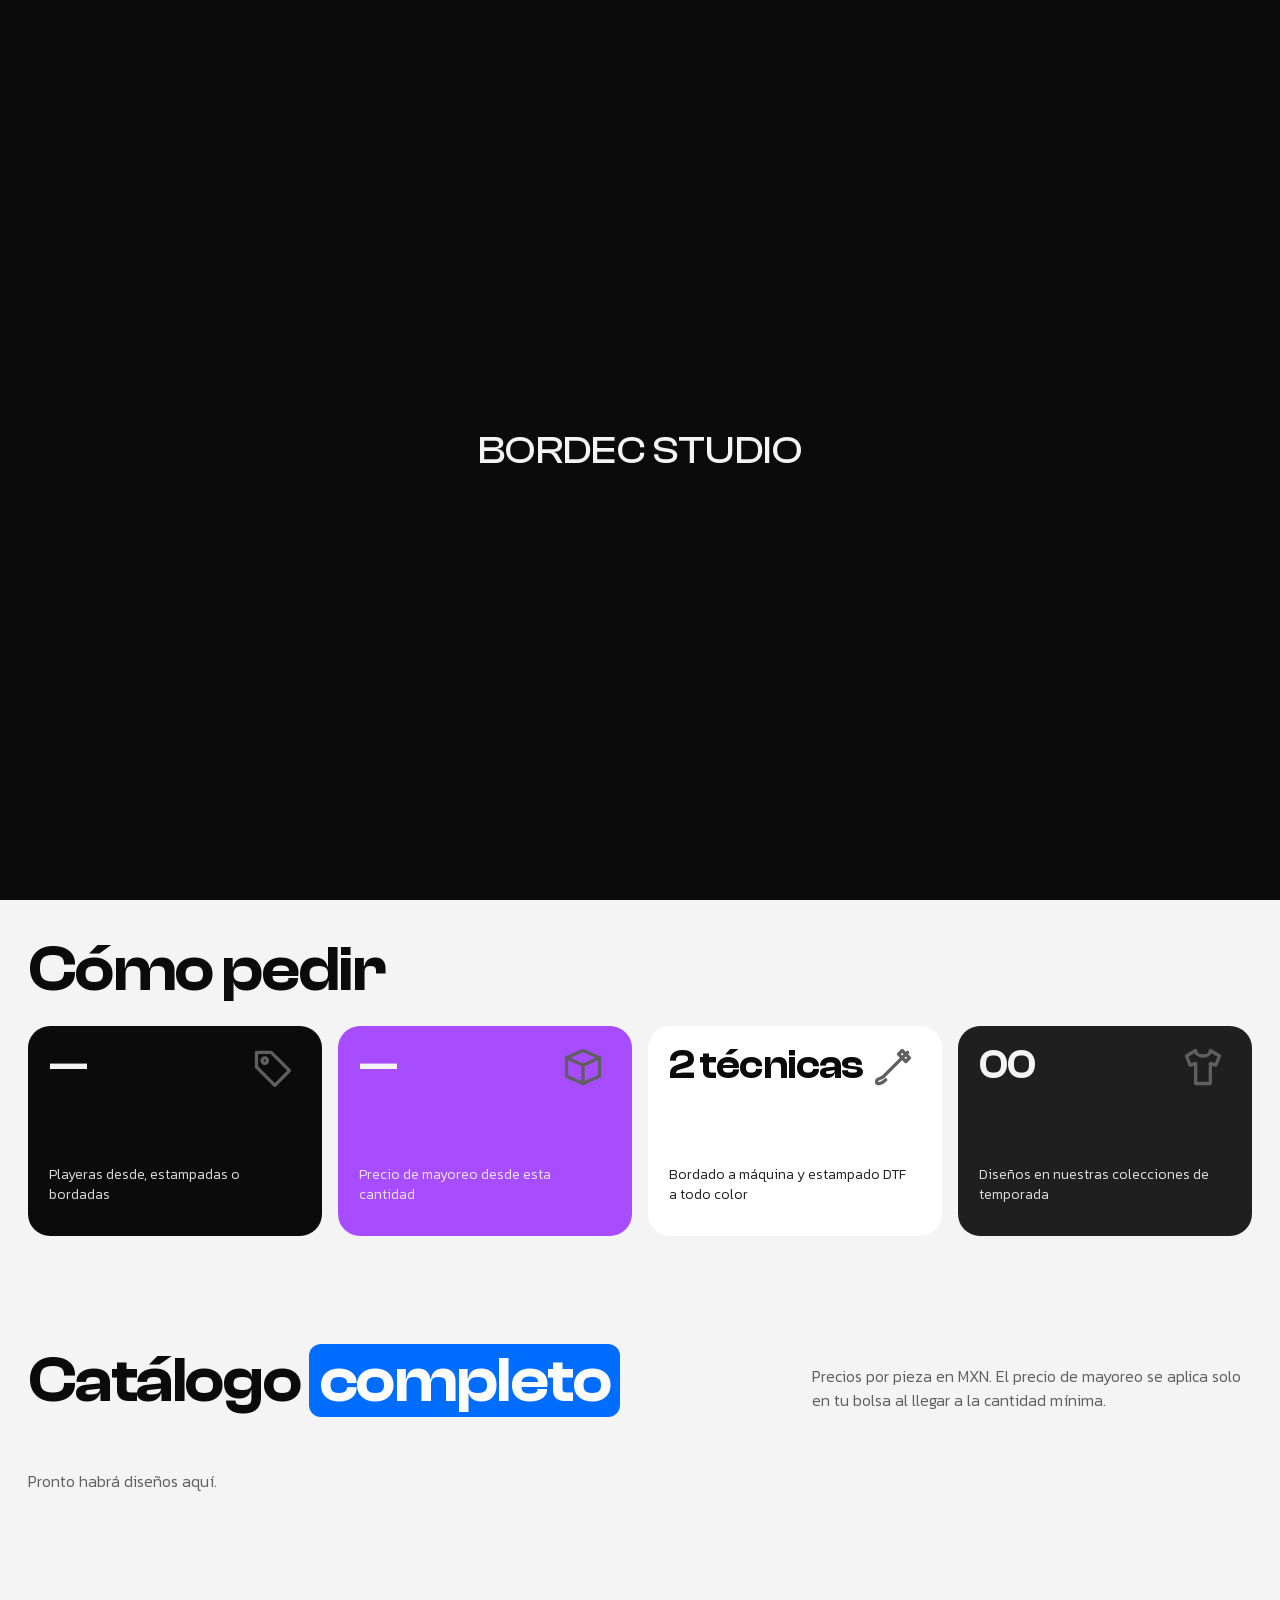
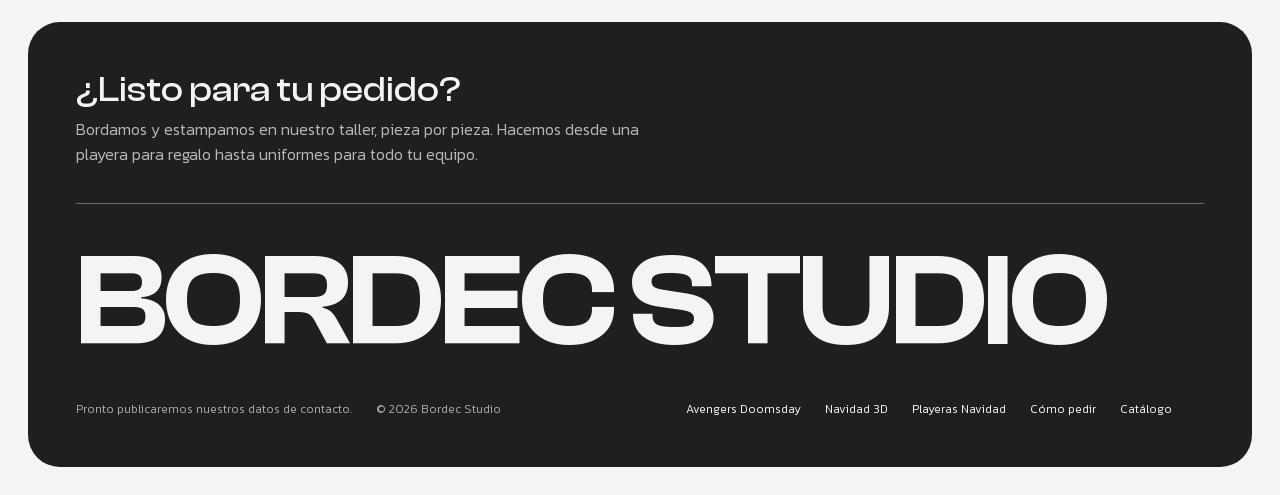
<file: index.html>
<!doctype html>
<html lang="es">
<head>
<meta charset="utf-8">
<meta name="viewport" content="width=device-width, initial-scale=1, viewport-fit=cover">
<meta http-equiv="Content-Security-Policy" content="default-src 'self'; script-src 'self'; style-src 'self' 'unsafe-inline'; font-src 'self'; img-src 'self' data: blob: https://wrzptgalxvvonsxfpinr.supabase.co; connect-src 'self' https://wrzptgalxvvonsxfpinr.supabase.co wss://wrzptgalxvvonsxfpinr.supabase.co; object-src 'none'; frame-src 'none'; worker-src 'none'; base-uri 'self'; form-action 'self'; upgrade-insecure-requests">
<meta name="referrer" content="strict-origin-when-cross-origin">
<title>Bordec Studio</title>
<meta name="description" content="Bordado y estampado DTF: playeras, sudaderas, polos y uniformes. Elige tu prenda, talla y color y pide por WhatsApp.">
<meta name="theme-color" content="#0b0b0b">
<meta property="og:title" content="Bordec Studio">
<meta property="og:description" content="Bordado y estampado DTF: playeras, sudaderas, polos y uniformes.">
<meta property="og:type" content="website">
<meta property="og:locale" content="es_MX">
<meta property="og:url" content="https://bordecstudio.com/">
<meta property="og:image" content="https://bordecstudio.com/share/avengers-doomsday.jpg">
<meta property="og:image:width" content="1200">
<meta property="og:image:height" content="630">
<meta name="twitter:card" content="summary_large_image">
<link rel="canonical" href="https://bordecstudio.com/">
<link rel="preconnect" href="https://wrzptgalxvvonsxfpinr.supabase.co" crossorigin>
<link rel="dns-prefetch" href="https://wrzptgalxvvonsxfpinr.supabase.co">
<link rel="preload" href="fonts/kanit-400.woff2" as="font" type="font/woff2" crossorigin>
<link rel="preload" href="fonts/clash-display-500.woff2" as="font" type="font/woff2" crossorigin>
<link rel="stylesheet" href="styles.css?v=202611261500">
<script src="guard.js?v=202611261500"></script>
<link rel="icon" id="favicon" href="data:image/svg+xml,%3Csvg xmlns='http://www.w3.org/2000/svg' viewBox='0 0 32 32'%3E%3Crect width='32' height='32' rx='9' fill='%230b0b0b'/%3E%3Ccircle cx='16' cy='16' r='8' fill='none' stroke='%23f4f4f4' stroke-width='2.4' stroke-dasharray='3 2.4'/%3E%3C/svg%3E">
</head>
<body class="is-loading">
<div class="loader" aria-hidden="true"><span class="loader-mark">Bordec Studio</span></div>
<noscript><style>.loader{display:none}</style></noscript>
<a class="skip" href="#main">Saltar al contenido</a>
<a class="skip" href="#catalogo">Saltar al catálogo</a>
<svg width="0" height="0" style="position:absolute" aria-hidden="true">
  <defs>
    <linearGradient id="fold" x1="0" x2="1" y1="0" y2="0">
      <stop offset="0" stop-color="#000" stop-opacity=".22"/>
      <stop offset=".22" stop-color="#000" stop-opacity="0"/>
      <stop offset=".5" stop-color="#fff" stop-opacity=".06"/>
      <stop offset=".78" stop-color="#000" stop-opacity="0"/>
      <stop offset="1" stop-color="#000" stop-opacity=".2"/>
    </linearGradient>
    <linearGradient id="drape" x1="0" x2="0" y1="0" y2="1">
      <stop offset="0" stop-color="#000" stop-opacity=".12"/>
      <stop offset=".25" stop-color="#000" stop-opacity="0"/>
      <stop offset="1" stop-color="#000" stop-opacity=".1"/>
    </linearGradient>
    <linearGradient id="skin" x1="0" x2="1" y1="0" y2="0">
      <stop offset="0" stop-color="#8f8f8f"/>
      <stop offset=".45" stop-color="#c9c9c9"/>
      <stop offset="1" stop-color="#7e7e7e"/>
    </linearGradient>
    <radialGradient id="headShade" cx=".38" cy=".32" r=".8">
      <stop offset="0" stop-color="#dcdcdc"/>
      <stop offset="1" stop-color="#7a7a7a"/>
    </radialGradient>
  </defs>
</svg>

<div id="adminbar" class="adminbar" hidden>
  <div class="adminbar-in">
    <span class="adminbar-label">Modo edición:<span class="meta-hide">toca cualquier texto o prenda para cambiarlo</span></span>
    <div class="adminbar-actions">
      <button class="btn btn-sm btn-light" id="aNew" type="button">+ Prenda</button>
      <button class="btn btn-sm btn-light" id="aSlide" type="button">+ Tarjeta</button>
      <button class="btn btn-sm btn-light" id="aPrices" type="button">Precios</button>
      <button class="btn btn-sm btn-ghost-light" id="aPage" type="button">Logo y contacto</button>
      <button class="btn btn-sm btn-ghost-light" id="aHero" type="button">Portada</button>
      <button class="btn btn-sm btn-ghost-light" id="aBg" type="button">Fondos</button>
      <button class="btn btn-sm btn-ghost-light" id="aImport" type="button">Importar del dashboard</button>
      <button class="btn btn-sm btn-ghost-light" id="aPreview" type="button" aria-pressed="false">Ver como cliente</button>
      <button class="btn btn-sm btn-ghost-light" id="aOut" type="button">Salir</button>
    </div>
  </div>
</div>

<header class="top" id="top">
  <div class="wrap top-in">
    <a class="brand" href="#avengers-doomsday" aria-label="Inicio">
            <span id="wordmark" class="wordmark" data-k="name">Bordec Studio</span>
    </a>
    <nav class="nav" aria-label="Secciones">
      <a href="#inicio" data-home>Inicio</a>
      <a href="#avengers-doomsday" data-col="avengers-doomsday">Avengers Doomsday</a>
      <div class="navdd" id="navXmasWrap">
        <button class="navdd-btn" id="navXmas" type="button" aria-expanded="false" aria-controls="xmasMenu">Navidad <svg viewBox="0 0 12 12" width="10" height="10" aria-hidden="true"><path d="M2 4l4 4 4-4" fill="none" stroke="currentColor" stroke-width="1.8"/></svg></button>
        <div class="navdd-menu" id="xmasMenu" hidden>
          <a href="#navidad-3d" data-col="navidad-3d">Navidad 3D</a>
          <a href="#playeras-navidad" data-col="playeras-navidad">Playeras Navidad</a>
        </div>
      </div>
      <a href="#catalogo">Catálogo</a>
      <a href="#datos">Cómo pedir</a>
      <a href="#contacto">Contacto</a>
    </nav>
    <button class="menubtn" id="menuBtn" type="button" aria-label="Abrir menú"><svg viewBox="0 0 24 24" width="20" height="20" aria-hidden="true"><path d="M4 7h16M4 12h16M4 17h16" stroke="currentColor" stroke-width="2"/></svg></button>
    <button class="bagbtn" id="bagBtn" type="button" aria-label="Abrir bolsa">
      <svg viewBox="0 0 24 24" width="18" height="18" aria-hidden="true"><path d="M6 8h12l-1 12H7L6 8Z" fill="none" stroke="currentColor" stroke-width="1.8" stroke-linejoin="round"/><path d="M9 8V6a3 3 0 0 1 6 0v2" fill="none" stroke="currentColor" stroke-width="1.8"/></svg>
      <span class="bag-label">Bolsa</span><span class="bagcount" id="bagCount">0</span>
    </button>
  </div>
</header>

<main id="main">
  <!-- HOME: a living mosaic of everything Bordec makes -->
  <section class="home" id="inicio" aria-labelledby="homeTitle" hidden>
    <div class="wrap home-head">
      <h1 class="home-title" id="homeTitle"><span data-k="home_title">Todo lo que hacemos</span></h1>
      <p class="home-pill"><span data-k="home_sub">Bordado, estampado DTF e impresión 3D</span></p>
    </div>
    <div class="home-stage"><div class="home-mosaic" id="homeMosaic"></div></div>
    <div class="wrap home-tools" id="homeTools" hidden>
      <button class="btn btn-dark" type="button" id="homeAdd">+ Cuadro</button>
      <label class="check"><input type="checkbox" id="homePub"> Mostrar el inicio al público (y abrir la página aquí)</label>
    </div>
  </section>
  <!-- HERO / WHEEL -->
  <section class="hero" id="temporada" aria-labelledby="heroTitle">
    <span class="cross" style="left:4%;top:28px" aria-hidden="true"></span>
    <span class="cross" style="left:36%;top:28px" aria-hidden="true"></span>
    <span class="cross" style="right:36%;top:28px" aria-hidden="true"></span>
    <span class="cross" style="right:4%;top:28px" aria-hidden="true"></span>
    <div class="wrap hero-top">
      <p class="hero-kicker" id="heroKicker">Edición especial</p>
      <svg class="hero-mark" viewBox="0 0 40 40" width="34" height="34" aria-hidden="true"><circle cx="20" cy="20" r="16" fill="none" stroke="currentColor" stroke-width="2.5" stroke-dasharray="3.2 2.4"/><circle cx="20" cy="20" r="5" fill="currentColor"/></svg>
    </div>
    <div class="hero-titlebox">
      <span class="hero-red" aria-hidden="true"></span>
      <button class="tri tri-l" id="wPrev" type="button" aria-label="Diseño anterior"></button>
      <h1 id="heroTitle" class="roll" aria-label="Bordec Studio"><span class="roll-word" id="rollWord" aria-hidden="true"></span></h1>
      <button class="tri tri-r" id="wNext" type="button" aria-label="Siguiente diseño"></button>
    </div>
    <div class="wrap hero-meta">
      <span data-k="eyebrow">Taller de bordado y DTF</span>
      <span id="heroLabel">Temporada 26</span>
    </div>

    <div class="wheel" id="wheel" tabindex="0" role="listbox" aria-label="Diseños de la temporada. Arrastra, toca una tarjeta o usa las flechas.">
      <div class="wheel-ring" aria-hidden="true">
        <svg viewBox="0 0 400 400"><defs><path id="ringPath" d="M200 200 m-170 0 a170 170 0 1 1 340 0 a170 170 0 1 1 -340 0"/></defs>
          <circle cx="200" cy="200" r="196" fill="none" stroke="currentColor" stroke-width="1.2" stroke-dasharray="4 6"/>
          <text><textPath href="#ringPath" id="ringText">Bordec Studio   +   Temporada 26   +   Bordec Studio   +   Temporada 26   +   </textPath></text>
        </svg>
      </div>
      <div class="wheel-cards" id="wheelCards"></div>
      <div class="wheel-pointer">
        <svg class="wp-arc" id="wArc" viewBox="0 0 440 58" role="img" aria-label=""><path id="arcPath" d="M 34 54 Q 220 4 406 54" fill="none"/><text text-anchor="middle"><textPath href="#arcPath" startOffset="50%" id="arcText"></textPath></text></svg>
        <span class="wp-arrow" aria-hidden="true">▲</span>
        <p class="wp-name" id="wName" aria-live="polite">Cargando diseños…</p>
        <p class="wp-price" id="wPrice"></p>
        <div class="wp-actions">
          <button class="btn btn-dark" id="wOpen" type="button">Elegir talla y color</button>
          <button class="btn btn-line" id="wAll" type="button">Ver todos los modelos</button>
        </div>
      </div>
    </div>
  </section>

  <!-- FACTS -->
  <section class="facts-sec" id="datos" aria-labelledby="stepsTitle">
    <div class="wrap">
      <div class="sec-head">
        <h2 id="stepsTitle" class="big"><span data-k="steps_title">Cómo pedir</span></h2>
      </div>
    </div>
    <div class="wrap facts" id="facts"></div>
  </section>

  <!-- CATALOG -->
  <section class="catalog" id="catalogo" aria-labelledby="catTitle">
    <div class="wrap">
      <div class="sec-head">
        <h2 id="catTitle" class="big"><span data-k="catalog_title">Catálogo</span> <mark class="hl">completo</mark></h2>
        <p class="sec-text" data-k="catalog_text">Precios por pieza en MXN.</p>
      </div>
      <div class="chips" id="chips" role="toolbar" aria-label="Filtrar por categoría"></div>
      <div class="grid" id="grid" aria-live="polite">
        <p class="empty">Cargando prendas…</p>
      </div>
    </div>
  </section>

</main>

<footer class="foot" id="contacto">
  <div class="wrap">
    <div class="foot-panel">
      <div class="foot-top">
        <div class="foot-cta">
          <p class="foot-cta-h" data-k="foot_cta">¿Listo para tu pedido?</p>
          <p class="foot-cta-p" data-k="about">Bordamos y estampamos en nuestro taller.</p>
        </div>
        <a class="btn foot-btn" id="footWa" href="#" target="_blank" rel="noopener">Escríbenos por WhatsApp</a>
      </div>
      <p class="foot-giant" aria-hidden="true" data-k="name">Bordec Studio</p>
      <div class="foot-bottom">
        <ul class="foot-info" id="footInfo"></ul>
        <nav class="foot-nav" aria-label="Pie de página">
          <a href="#inicio" data-home>Inicio</a>
          <a href="#avengers-doomsday">Avengers Doomsday</a>
          <a href="#navidad-3d">Navidad 3D</a>
          <a href="#playeras-navidad">Playeras Navidad</a>
          <a href="#datos">Cómo pedir</a>
          <a href="#catalogo">Catálogo</a>
        </nav>
        <div class="foot-social" id="footSocial"></div>
      </div>
    </div>
    <div class="foot-base"><button class="linkbtn" id="adminLink" type="button" hidden>Acceso para el taller</button></div>
  </div>
</footer>

<!-- Product detail (catalog items outside the season deck) -->
<dialog id="dlgProduct" class="dlg dlg-wide" aria-labelledby="pdName">
  <div class="pd">
    <div class="pd-visual" id="pdVisual"></div>
    <div class="pd-info">
      <button class="iconbtn dlg-x" type="button" data-close aria-label="Cerrar"><svg viewBox="0 0 24 24" width="20" height="20" aria-hidden="true"><path d="M6 6l12 12M18 6L6 18" stroke="currentColor" stroke-width="1.8"/></svg></button>
      <p class="box-label" id="pdCat"></p>
      <h3 id="pdName"></h3>
      <p class="pd-code" id="pdCode" hidden></p>
      <p class="pd-badge" id="pdBadge" hidden></p>
      <p class="pd-desc" id="pdDesc"></p>
      <ul class="pd-3d" id="pd3d" hidden>
        <li>Hecho en PLA, impreso en 3D</li>
        <li>Se fabrica por pedido</li>
        <li>Listo en 2 a 8 días hábiles</li>
        <li>Envío: se cotiza con tu código postal</li>
        <li>Pregunta por el precio a mayoreo a partir de 15 piezas</li>
      </ul>
      <div class="pd-price"><span id="pdPrice"></span><span class="pd-ws" id="pdWs"></span></div>
      <div id="pdSizesBox"><p class="box-label">Talla</p><div class="sizes light" id="pdSizes" role="radiogroup" aria-label="Talla"></div></div>
      <div id="pdColorsBox"><p class="box-label">Color <span class="box-val" id="pdColorName"></span></p><div class="colors" id="pdColors" role="radiogroup" aria-label="Color"></div></div>
      <div class="qty">
        <label for="pdQty">Cantidad</label>
        <div class="qty-ctl">
          <button class="iconbtn" type="button" id="pdMinus" aria-label="Quitar una">−</button>
          <input id="pdQty" type="number" min="1" value="1" inputmode="numeric">
          <button class="iconbtn" type="button" id="pdPlus" aria-label="Agregar una">+</button>
        </div>
        <span class="qty-total" id="pdTotal"></span>
      </div>
      <div class="pd-actions">
        <button class="btn btn-dark" type="button" id="pdAdd">Agregar a la bolsa</button>
        <a class="btn btn-wa" id="pdWa" href="#" target="_blank" rel="noopener">Preguntar por WhatsApp</a>
      </div>
    </div>
  </div>
</dialog>

<!-- Bag -->
<dialog id="dlgBag" class="dlg drawer" aria-labelledby="bagTitle">
  <div class="drawer-in">
    <div class="drawer-head">
      <h3 id="bagTitle">Tu bolsa</h3>
      <button class="iconbtn" type="button" data-close aria-label="Cerrar bolsa"><svg viewBox="0 0 24 24" width="20" height="20" aria-hidden="true"><path d="M6 6l12 12M18 6L6 18" stroke="currentColor" stroke-width="1.8"/></svg></button>
    </div>
    <div class="bag-list" id="bagList"></div>
    <div class="bag-foot" id="bagFoot">
      <label for="bagName">Tu nombre</label>
      <input id="bagName" type="text" autocomplete="name">
      <label for="bagNotes">Detalles del diseño</label>
      <textarea id="bagNotes" rows="3" placeholder="Ej. logo en el pecho izquierdo, nombre en la espalda"></textarea>
      <div class="bag-total"><span>Total estimado</span><b id="bagTotal">$0</b></div>
      <p class="bag-note">El total final se confirma por WhatsApp junto con tu diseño.</p>
      <a class="btn btn-wa" id="bagSend" href="#" target="_blank" rel="noopener">Enviar pedido por WhatsApp</a>
      <p class="bag-err" id="bagErr" hidden></p>
    </div>
  </div>
</dialog>

<!-- Login -->
<dialog id="dlgLogin" class="dlg dlg-sm" aria-labelledby="loginTitle">
  <form id="loginForm" class="form" novalidate>
    <div class="drawer-head">
      <h3 id="loginTitle">Acceso para el taller</h3>
      <button class="iconbtn" type="button" data-close aria-label="Cerrar"><svg viewBox="0 0 24 24" width="20" height="20" aria-hidden="true"><path d="M6 6l12 12M18 6L6 18" stroke="currentColor" stroke-width="1.8"/></svg></button>
    </div>
    <p class="form-help">Entra con la misma cuenta de tu dashboard de Bordec Studio.</p>
    <label for="lgEmail">Correo</label>
    <input id="lgEmail" type="email" autocomplete="username" required>
    <label for="lgPass">Contraseña</label>
    <input id="lgPass" type="password" autocomplete="current-password" required>
    <p class="form-err" id="lgErr" hidden></p>
    <button class="btn btn-dark" type="submit" id="lgBtn">Entrar a editar</button>
  </form>
</dialog>

<!-- Product editor -->
<dialog id="dlgEdit" class="dlg dlg-wide" aria-labelledby="edTitle">
  <form id="edForm" class="ed" novalidate>
    <div class="ed-preview">
      <div id="edPreview"></div>
      <p class="form-help">Vista previa</p>
    </div>
    <div class="ed-fields form">
      <div class="drawer-head">
        <h3 id="edTitle">Editar prenda</h3>
        <button class="iconbtn" type="button" data-close aria-label="Cerrar"><svg viewBox="0 0 24 24" width="20" height="20" aria-hidden="true"><path d="M6 6l12 12M18 6L6 18" stroke="currentColor" stroke-width="1.8"/></svg></button>
      </div>
      <label for="edName">Nombre</label>
      <input id="edName" type="text" required>
      <div class="two">
        <div><label for="edCat">Categoría</label><input id="edCat" type="text" list="catList"><datalist id="catList"></datalist></div>
        <div><label for="edGarment">Tipo de prenda</label>
          <select id="edGarment">
            <option value="tee">Playera regular</option>
            <option value="oversized">Playera oversized</option>
            <option value="longsleeve">Playera manga larga</option>
            <option value="polo">Polo</option>
            <option value="shirt-short">Camisa manga corta</option>
            <option value="shirt">Camisa manga larga</option>
            <option value="crewneck">Sudadera sin gorro</option>
            <option value="hoodie">Sudadera con gorro</option>
            <option value="sheet">Hoja (stickers / tatuajes)</option>
            <option value="photo">Solo la foto</option>
            <option value="print3d">Pieza impresa en 3D (PLA)</option>
          </select>
        </div>
      </div>
      <label for="edDesc">Descripción</label>
      <textarea id="edDesc" rows="3"></textarea>
      <div class="three">
        <div><label for="edPrice">Precio</label><input id="edPrice" type="number" min="0" inputmode="decimal"></div>
        <div><label for="edWs">Precio mayoreo</label><input id="edWs" type="number" min="0" inputmode="decimal"></div>
        <div><label for="edWsMin">Desde (piezas)</label><input id="edWsMin" type="number" min="0" inputmode="numeric"></div>
      </div>
      <p class="form-help">Con precio 0 la prenda se muestra como «Cotizar».</p>
      <label for="edPricePer">El precio es por</label>
      <input id="edPricePer" type="text" placeholder="pieza (ej. el kit completo, la pareja, el juego de 10)">
      <label for="edSizes">Tallas o tamaños (separados por coma)</label>
      <input id="edSizes" type="text" placeholder="Prendas: CH, M, G, EG. Piezas 3D: 10 cm, 15 cm, 20 cm">
      <label for="edColors">Colores disponibles</label>
      <input id="edColors" type="text" placeholder="Negro #141414, Blanco #f1f1f1">
      <p class="form-help">Separa con comas. Cada color lleva su nombre y su código, por ejemplo «Rojo #ff2525».</p>
      <span class="label" id="edColorLbl">Color principal de la prenda</span>
      <div class="swatches" id="edSwatches" role="group" aria-labelledby="edColorLbl"></div>
      <span class="label">Diseño o estampado (para el dibujo)</span>
      <div class="photo-row">
        <img src="data:image/svg+xml,%3Csvg xmlns=%27http://www.w3.org/2000/svg%27/%3E" id="edImg" alt="" hidden>
        <label class="btn btn-sm btn-outline" for="edFile">Subir diseño</label>
        <input id="edFile" type="file" accept="image/*" hidden>
        <button class="btn btn-sm btn-ghost" type="button" id="edImgDel" hidden>Quitar</button>
      </div>
      <span class="label">Foto del producto</span>
      <div class="photo-row">
        <img src="data:image/svg+xml,%3Csvg xmlns=%27http://www.w3.org/2000/svg%27/%3E" id="edModel" alt="" hidden>
        <label class="btn btn-sm btn-outline" for="edModelFile">Subir foto del producto</label>
        <input id="edModelFile" type="file" accept="image/*" hidden>
        <button class="btn btn-sm btn-ghost" type="button" id="edModelDel" hidden>Quitar</button>
      </div>
      <p class="form-help">Foto vertical (formato 4:5) de la prenda o de alguien usándola. Se muestra en la rueda de portada, en el catálogo y en la ventana de compra. Sin foto se usa el dibujo.</p>
      <div class="two">
        <div><label for="edBadge">Etiqueta (opcional)</label><input id="edBadge" type="text" placeholder="Ej. Nuevo"></div>
        <div><label for="edSort">Orden</label><input id="edSort" type="number" inputmode="numeric"></div>
      </div>
      <label for="edCollection">Colección (aparece en su rueda de portada)</label>
      <select id="edCollection">
        <option value="">Ninguna (solo catálogo)</option>
        <option value="avengers-doomsday">Avengers Doomsday</option>
        <option value="navidad-3d">Navidad 3D</option>
        <option value="playeras-navidad">Playeras Navidad</option>
      </select>
      <label class="check"><input id="edVisible" type="checkbox"> Visible en la página</label>
      <p class="form-err" id="edErr" hidden></p>
      <div class="ed-actions">
        <button class="btn btn-dark" type="submit" id="edSave">Guardar prenda</button>
        <button class="btn btn-ghost danger" type="button" id="edDel">Eliminar</button>
      </div>
      <div class="confirm" id="edConfirm" hidden>
        <p id="edConfirmText"></p>
        <div class="ed-actions">
          <button class="btn btn-danger" type="button" id="edDelYes">Sí, eliminar</button>
          <button class="btn btn-ghost" type="button" id="edDelNo">Conservar</button>
        </div>
      </div>
    </div>
  </form>
</dialog>

<!-- Bulk price editor -->
<dialog id="dlgPrices" class="dlg dlg-wide" aria-labelledby="prTitle">
  <form id="prForm" class="form pr" novalidate>
    <div class="drawer-head">
      <h3 id="prTitle">Precios</h3>
      <button class="iconbtn" type="button" data-close aria-label="Cerrar"><svg viewBox="0 0 24 24" width="20" height="20" aria-hidden="true"><path d="M6 6l12 12M18 6L6 18" stroke="currentColor" stroke-width="1.8"/></svg></button>
    </div>
    <p class="form-help">Cambia los precios que quieras y guarda todo de una vez. Los que cambiaste se marcan en amarillo.</p>
    <div class="pr-tools">
      <div><label for="prCol">Colección</label><select id="prCol"></select></div>
      <div><label for="prQ">Buscar</label><input id="prQ" type="text" placeholder="Nombre de la pieza" autocomplete="off"></div>
    </div>
    <div class="pr-wrap">
      <table class="pr-table">
        <thead><tr><th scope="col">Foto</th><th scope="col">Pieza</th><th scope="col">Precio actual</th><th scope="col">Nuevo precio</th></tr></thead>
        <tbody id="prBody"></tbody>
      </table>
    </div>
    <p class="form-err" id="prErr" hidden></p>
    <div class="pr-foot">
      <span class="form-help" id="prCount">Sin cambios</span>
      <button class="btn btn-ghost" type="button" id="prUndo" disabled>Deshacer cambios</button>
      <button class="btn btn-dark" type="submit" id="prSave" disabled>Guardar precios</button>
    </div>
  </form>
</dialog>

<!-- Page settings -->
<dialog id="dlgPage" class="dlg dlg-md" aria-labelledby="pgTitle">
  <form id="pgForm" class="form" novalidate>
    <div class="drawer-head">
      <h3 id="pgTitle">Logo y contacto</h3>
      <button class="iconbtn" type="button" data-close aria-label="Cerrar"><svg viewBox="0 0 24 24" width="20" height="20" aria-hidden="true"><path d="M6 6l12 12M18 6L6 18" stroke="currentColor" stroke-width="1.8"/></svg></button>
    </div>
    <span class="label">Logo</span>
    <div class="photo-row">
      <img src="data:image/svg+xml,%3Csvg xmlns=%27http://www.w3.org/2000/svg%27/%3E" id="pgLogo" alt="Logo actual" hidden>
      <label class="btn btn-sm btn-outline" for="pgFile">Subir logo</label>
      <input id="pgFile" type="file" accept="image/*" hidden>
      <button class="btn btn-sm btn-ghost" type="button" id="pgLogoDel" hidden>Quitar logo</button>
    </div>
    <p class="form-help">Sin logo se muestra el nombre del negocio.</p>
    <span class="label">Icono de la pestaña del navegador</span>
    <div class="photo-row">
      <img src="data:image/svg+xml,%3Csvg xmlns=%27http://www.w3.org/2000/svg%27/%3E" id="pgFav" alt="Icono actual" hidden>
      <label class="btn btn-sm btn-outline" for="pgFavFile">Subir icono</label>
      <input id="pgFavFile" type="file" accept="image/*" hidden>
      <button class="btn btn-sm btn-ghost" type="button" id="pgFavDel" hidden>Quitar icono</button>
    </div>
    <p class="form-help">Es el cuadrito que sale junto al nombre en la pestaña. Usa una imagen cuadrada (PNG). Sin icono se usa tu logo.</p>
    <label for="pgName">Nombre del negocio</label>
    <input id="pgName" type="text">
    <label for="pgWa">WhatsApp para pedidos</label>
    <input id="pgWa" type="tel" inputmode="tel" placeholder="10 dígitos, ej. 2461234567">
    <div class="two">
      <div><label for="pgIg">Instagram</label><input id="pgIg" type="url" placeholder="https://instagram.com/…"></div>
      <div><label for="pgFb">Facebook</label><input id="pgFb" type="url" placeholder="https://facebook.com/…"></div>
    </div>
    <div class="two">
      <div><label for="pgTk">TikTok</label><input id="pgTk" type="url" placeholder="https://tiktok.com/@…"></div>
      <div><label for="pgEmail">Correo</label><input id="pgEmail" type="email"></div>
    </div>
    <label for="pgLoc">Ubicación</label>
    <input id="pgLoc" type="text" placeholder="Ciudad, estado o dirección">
    <label for="pgHours">Horario</label>
    <input id="pgHours" type="text" placeholder="Lun a sáb, 10:00 a 19:00">
    <p class="form-err" id="pgErr" hidden></p>
    <button class="btn btn-dark" type="submit">Guardar cambios</button>
  </form>
</dialog>

<dialog id="dlgMenu" class="dlg drawer menu-drawer" aria-label="Menú">
  <div class="drawer-in">
    <div class="drawer-head"><h3>Menú</h3><button class="iconbtn" type="button" data-close aria-label="Cerrar menú"><svg viewBox="0 0 24 24" width="20" height="20" aria-hidden="true"><path d="M6 6l12 12M18 6L6 18" stroke="currentColor" stroke-width="1.8"/></svg></button></div>
    <nav class="mnav" aria-label="Secciones">
      <a href="#inicio" data-home>Inicio</a>
      <a href="#avengers-doomsday" data-col="avengers-doomsday">Avengers Doomsday</a>
      <p class="mnav-group">Navidad</p>
      <a href="#navidad-3d" data-col="navidad-3d" class="sub">Navidad 3D</a>
      <a href="#playeras-navidad" data-col="playeras-navidad" class="sub">Playeras Navidad</a>
      <a href="#catalogo">Catálogo</a>
      <a href="#datos">Cómo pedir</a>
      <a href="#contacto">Contacto</a>
    </nav>
  </div>
</dialog>

<!-- Hero editor -->
<dialog id="dlgHero" class="dlg dlg-md" aria-labelledby="hrTitle">
  <form id="hrForm" class="form" novalidate>
    <div class="drawer-head">
      <h3 id="hrTitle">Portada</h3>
      <button class="iconbtn" type="button" data-close aria-label="Cerrar"><svg viewBox="0 0 24 24" width="20" height="20" aria-hidden="true"><path d="M6 6l12 12M18 6L6 18" stroke="currentColor" stroke-width="1.8"/></svg></button>
    </div>
    <p class="form-help" id="hrCol"></p>
    <label class="check"><input id="hrPublic" type="checkbox"> Mostrar esta colección al público</label>
    <p class="form-help">Si la desmarcas, tus clientes no la ven: desaparece del menú, del pie y del catálogo. Tú la sigues viendo y editando.</p>
    <label class="check"><input id="hrShowHead" type="checkbox"> Mostrar el apartado del título (textos y título grande)</label>
    <label for="hrWord">Título grande</label>
    <input id="hrWord" type="text" maxlength="24">
    <div class="two">
      <div><label for="hrKicker">Texto de arriba a la izquierda</label><input id="hrKicker" type="text" maxlength="40"></div>
      <div><label for="hrLabel">Etiqueta de la derecha</label><input id="hrLabel" type="text" maxlength="40"></div>
    </div>
    <label for="hrLeft">Etiqueta de la izquierda</label>
    <input id="hrLeft" type="text" maxlength="40">
    <div class="two">
      <div><label for="hrFont">Tipografía del título</label>
        <select id="hrFont"></select></div>
      <div><label for="hrSize">Tamaño del título <span id="hrSizeVal"></span></label>
        <input id="hrSize" type="range" min="50" max="140" step="5"></div>
    </div>
    <label class="check"><input id="hrRoll" type="checkbox"> Animar las letras del título (giro)</label>
    <span class="label">Elementos del fondo</span>
    <label class="check"><input id="hrRed" type="checkbox"> Franja de color detrás del título</label>
    <div class="swatches" id="hrRedSw"><button type="button" class="sw" data-c="#ff2525" aria-label="Color #ff2525"></button><button type="button" class="sw" data-c="#006dff" aria-label="Color #006dff"></button><button type="button" class="sw" data-c="#a74dff" aria-label="Color #a74dff"></button><button type="button" class="sw" data-c="#14d600" aria-label="Color #14d600"></button><button type="button" class="sw" data-c="#0b0b0b" aria-label="Color #0b0b0b"></button><button type="button" class="sw" data-c="#1f1f1f" aria-label="Color #1f1f1f"></button><button type="button" class="sw" data-c="#9b9b9b" aria-label="Color #9b9b9b"></button><button type="button" class="sw" data-c="#f4f4f4" aria-label="Color #f4f4f4"></button><button type="button" class="sw" data-c="#ffffff" aria-label="Color #ffffff"></button><input type="color" id="hrRedColor" aria-label="Otro color de franja"></div>
    <label class="check"><input id="hrCross" type="checkbox"> Marcas «+»</label>
    <label class="check"><input id="hrMark" type="checkbox"> Sello de la esquina</label>
    <label class="check"><input id="hrRing" type="checkbox"> Círculo punteado con texto</label>
    <label class="check"><input id="hrArrows" type="checkbox"> Triángulos ◀ ▶</label>
    <span class="label">Botones de la portada</span>
    <div class="two">
      <div><label for="hbAText">Texto del botón principal</label><input id="hbAText" type="text" maxlength="32"></div>
      <div><label for="hbBText">Texto del botón de contorno</label><input id="hbBText" type="text" maxlength="32"></div>
    </div>
    <label for="hbShip">Texto curvo general (envío), para las tarjetas que no tengan uno propio</label>
    <input id="hbShip" type="text" maxlength="48">
    <span class="label">Color del botón principal</span>
    <div class="swatches" id="hbASw"><button type="button" class="sw" data-c="#0b0b0b" aria-label="Color #0b0b0b"></button><button type="button" class="sw" data-c="#1f1f1f" aria-label="Color #1f1f1f"></button><button type="button" class="sw" data-c="#f4f4f4" aria-label="Color #f4f4f4"></button><button type="button" class="sw" data-c="#ffffff" aria-label="Color #ffffff"></button><button type="button" class="sw" data-c="#ff2525" aria-label="Color #ff2525"></button><button type="button" class="sw" data-c="#006dff" aria-label="Color #006dff"></button><button type="button" class="sw" data-c="#a74dff" aria-label="Color #a74dff"></button><button type="button" class="sw" data-c="#14d600" aria-label="Color #14d600"></button><button type="button" class="sw" data-c="#9b9b9b" aria-label="Color #9b9b9b"></button><input type="color" id="hbAColor" aria-label="Otro color del botón principal"></div>
    <button class="btn btn-sm btn-ghost hb-auto" type="button" id="hbAAuto">Color automático</button>
    <label class="check"><input id="hbBShow" type="checkbox"> Mostrar el botón de contorno</label>
    <span class="label">Color del contorno y su texto</span>
    <div class="swatches" id="hbBSw"><button type="button" class="sw" data-c="#0b0b0b" aria-label="Color #0b0b0b"></button><button type="button" class="sw" data-c="#1f1f1f" aria-label="Color #1f1f1f"></button><button type="button" class="sw" data-c="#f4f4f4" aria-label="Color #f4f4f4"></button><button type="button" class="sw" data-c="#ffffff" aria-label="Color #ffffff"></button><button type="button" class="sw" data-c="#ff2525" aria-label="Color #ff2525"></button><button type="button" class="sw" data-c="#006dff" aria-label="Color #006dff"></button><button type="button" class="sw" data-c="#a74dff" aria-label="Color #a74dff"></button><button type="button" class="sw" data-c="#14d600" aria-label="Color #14d600"></button><button type="button" class="sw" data-c="#9b9b9b" aria-label="Color #9b9b9b"></button><input type="color" id="hbBColor" aria-label="Otro color del contorno"></div>
    <button class="btn btn-sm btn-ghost hb-auto" type="button" id="hbBAuto">Color automático</button>
    <p class="form-help">Los cambios se ven al instante. Toca «Guardar portada» para publicarlos.</p>
    <div class="ed-actions">
      <button class="btn btn-dark" type="submit">Guardar portada</button>
      <button class="btn btn-ghost" type="button" id="hrReset">Restaurar original</button>
    </div>
  </form>
</dialog>

<!-- Backgrounds editor -->
<dialog id="dlgBg" class="dlg dlg-md" aria-labelledby="bgTitle">
  <form id="bgForm" class="form" novalidate>
    <div class="drawer-head">
      <h3 id="bgTitle">Fondos</h3>
      <button class="iconbtn" type="button" data-close aria-label="Cerrar"><svg viewBox="0 0 24 24" width="20" height="20" aria-hidden="true"><path d="M6 6l12 12M18 6L6 18" stroke="currentColor" stroke-width="1.8"/></svg></button>
    </div>
    <p class="form-help" id="bgCol"></p>
    <p class="form-help">Elige un color o una imagen para el fondo de cada sección. Con color, las letras cambian a claras u oscuras solas; con imagen, tú eliges cómo se ven las letras.</p>
      <div class="bgrow" data-sec="page">
        <span class="bgrow-l">Página</span>
        <div class="swatches"><button type="button" class="sw" data-c="#0b0b0b" aria-label="Página: #0b0b0b"></button><button type="button" class="sw" data-c="#1f1f1f" aria-label="Página: #1f1f1f"></button><button type="button" class="sw" data-c="#3a3a3a" aria-label="Página: #3a3a3a"></button><button type="button" class="sw" data-c="#9b9b9b" aria-label="Página: #9b9b9b"></button><button type="button" class="sw" data-c="#e9e9e9" aria-label="Página: #e9e9e9"></button><button type="button" class="sw" data-c="#f4f4f4" aria-label="Página: #f4f4f4"></button><button type="button" class="sw" data-c="#ffffff" aria-label="Página: #ffffff"></button><button type="button" class="sw" data-c="#ff2525" aria-label="Página: #ff2525"></button><button type="button" class="sw" data-c="#006dff" aria-label="Página: #006dff"></button><button type="button" class="sw" data-c="#a74dff" aria-label="Página: #a74dff"></button><button type="button" class="sw" data-c="#14d600" aria-label="Página: #14d600"></button><input type="color" aria-label="Página: otro color"><button type="button" class="btn btn-sm btn-ghost bg-reset">Original</button></div>
      </div>
      <div class="bgrow" data-sec="header">
        <span class="bgrow-l">Menú de arriba</span>
        <div class="swatches"><button type="button" class="sw" data-c="#0b0b0b" aria-label="Menú de arriba: #0b0b0b"></button><button type="button" class="sw" data-c="#1f1f1f" aria-label="Menú de arriba: #1f1f1f"></button><button type="button" class="sw" data-c="#3a3a3a" aria-label="Menú de arriba: #3a3a3a"></button><button type="button" class="sw" data-c="#9b9b9b" aria-label="Menú de arriba: #9b9b9b"></button><button type="button" class="sw" data-c="#e9e9e9" aria-label="Menú de arriba: #e9e9e9"></button><button type="button" class="sw" data-c="#f4f4f4" aria-label="Menú de arriba: #f4f4f4"></button><button type="button" class="sw" data-c="#ffffff" aria-label="Menú de arriba: #ffffff"></button><button type="button" class="sw" data-c="#ff2525" aria-label="Menú de arriba: #ff2525"></button><button type="button" class="sw" data-c="#006dff" aria-label="Menú de arriba: #006dff"></button><button type="button" class="sw" data-c="#a74dff" aria-label="Menú de arriba: #a74dff"></button><button type="button" class="sw" data-c="#14d600" aria-label="Menú de arriba: #14d600"></button><input type="color" aria-label="Menú de arriba: otro color"><button type="button" class="btn btn-sm btn-ghost bg-reset">Original</button></div>
      </div>
      <div class="bgrow" data-sec="hero">
        <span class="bgrow-l">Portada</span>
        <div class="swatches"><button type="button" class="sw" data-c="#0b0b0b" aria-label="Portada: #0b0b0b"></button><button type="button" class="sw" data-c="#1f1f1f" aria-label="Portada: #1f1f1f"></button><button type="button" class="sw" data-c="#3a3a3a" aria-label="Portada: #3a3a3a"></button><button type="button" class="sw" data-c="#9b9b9b" aria-label="Portada: #9b9b9b"></button><button type="button" class="sw" data-c="#e9e9e9" aria-label="Portada: #e9e9e9"></button><button type="button" class="sw" data-c="#f4f4f4" aria-label="Portada: #f4f4f4"></button><button type="button" class="sw" data-c="#ffffff" aria-label="Portada: #ffffff"></button><button type="button" class="sw" data-c="#ff2525" aria-label="Portada: #ff2525"></button><button type="button" class="sw" data-c="#006dff" aria-label="Portada: #006dff"></button><button type="button" class="sw" data-c="#a74dff" aria-label="Portada: #a74dff"></button><button type="button" class="sw" data-c="#14d600" aria-label="Portada: #14d600"></button><input type="color" aria-label="Portada: otro color"><button type="button" class="btn btn-sm btn-ghost bg-reset">Original</button></div>
      </div>
      <div class="bgrow" data-sec="facts">
        <span class="bgrow-l">Cómo pedir (pasos)</span>
        <div class="swatches"><button type="button" class="sw" data-c="#0b0b0b" aria-label="Datos: #0b0b0b"></button><button type="button" class="sw" data-c="#1f1f1f" aria-label="Datos: #1f1f1f"></button><button type="button" class="sw" data-c="#3a3a3a" aria-label="Datos: #3a3a3a"></button><button type="button" class="sw" data-c="#9b9b9b" aria-label="Datos: #9b9b9b"></button><button type="button" class="sw" data-c="#e9e9e9" aria-label="Datos: #e9e9e9"></button><button type="button" class="sw" data-c="#f4f4f4" aria-label="Datos: #f4f4f4"></button><button type="button" class="sw" data-c="#ffffff" aria-label="Datos: #ffffff"></button><button type="button" class="sw" data-c="#ff2525" aria-label="Datos: #ff2525"></button><button type="button" class="sw" data-c="#006dff" aria-label="Datos: #006dff"></button><button type="button" class="sw" data-c="#a74dff" aria-label="Datos: #a74dff"></button><button type="button" class="sw" data-c="#14d600" aria-label="Datos: #14d600"></button><input type="color" aria-label="Datos: otro color"><button type="button" class="btn btn-sm btn-ghost bg-reset">Original</button></div>
      </div>
      <div class="bgrow" data-sec="catalog">
        <span class="bgrow-l">Catálogo</span>
        <div class="swatches"><button type="button" class="sw" data-c="#0b0b0b" aria-label="Catálogo: #0b0b0b"></button><button type="button" class="sw" data-c="#1f1f1f" aria-label="Catálogo: #1f1f1f"></button><button type="button" class="sw" data-c="#3a3a3a" aria-label="Catálogo: #3a3a3a"></button><button type="button" class="sw" data-c="#9b9b9b" aria-label="Catálogo: #9b9b9b"></button><button type="button" class="sw" data-c="#e9e9e9" aria-label="Catálogo: #e9e9e9"></button><button type="button" class="sw" data-c="#f4f4f4" aria-label="Catálogo: #f4f4f4"></button><button type="button" class="sw" data-c="#ffffff" aria-label="Catálogo: #ffffff"></button><button type="button" class="sw" data-c="#ff2525" aria-label="Catálogo: #ff2525"></button><button type="button" class="sw" data-c="#006dff" aria-label="Catálogo: #006dff"></button><button type="button" class="sw" data-c="#a74dff" aria-label="Catálogo: #a74dff"></button><button type="button" class="sw" data-c="#14d600" aria-label="Catálogo: #14d600"></button><input type="color" aria-label="Catálogo: otro color"><button type="button" class="btn btn-sm btn-ghost bg-reset">Original</button></div>
      </div>
      <div class="bgrow" data-sec="footer">
        <span class="bgrow-l">Contacto y pie</span>
        <div class="swatches"><button type="button" class="sw" data-c="#0b0b0b" aria-label="Contacto y pie: #0b0b0b"></button><button type="button" class="sw" data-c="#1f1f1f" aria-label="Contacto y pie: #1f1f1f"></button><button type="button" class="sw" data-c="#3a3a3a" aria-label="Contacto y pie: #3a3a3a"></button><button type="button" class="sw" data-c="#9b9b9b" aria-label="Contacto y pie: #9b9b9b"></button><button type="button" class="sw" data-c="#e9e9e9" aria-label="Contacto y pie: #e9e9e9"></button><button type="button" class="sw" data-c="#f4f4f4" aria-label="Contacto y pie: #f4f4f4"></button><button type="button" class="sw" data-c="#ffffff" aria-label="Contacto y pie: #ffffff"></button><button type="button" class="sw" data-c="#ff2525" aria-label="Contacto y pie: #ff2525"></button><button type="button" class="sw" data-c="#006dff" aria-label="Contacto y pie: #006dff"></button><button type="button" class="sw" data-c="#a74dff" aria-label="Contacto y pie: #a74dff"></button><button type="button" class="sw" data-c="#14d600" aria-label="Contacto y pie: #14d600"></button><input type="color" aria-label="Contacto y pie: otro color"><button type="button" class="btn btn-sm btn-ghost bg-reset">Original</button></div>
      </div>

    <span class="label">Tarjetas del catálogo (igual en todas las colecciones)</span>
      <div class="cardrow" data-card="bg">
        <span class="bgrow-l">Fondo de la tarjeta</span>
        <div class="swatches"><button type="button" class="sw" data-c="#0b0b0b" aria-label="Fondo de la tarjeta: #0b0b0b"></button><button type="button" class="sw" data-c="#1f1f1f" aria-label="Fondo de la tarjeta: #1f1f1f"></button><button type="button" class="sw" data-c="#3a3a3a" aria-label="Fondo de la tarjeta: #3a3a3a"></button><button type="button" class="sw" data-c="#9b9b9b" aria-label="Fondo de la tarjeta: #9b9b9b"></button><button type="button" class="sw" data-c="#e9e9e9" aria-label="Fondo de la tarjeta: #e9e9e9"></button><button type="button" class="sw" data-c="#f4f4f4" aria-label="Fondo de la tarjeta: #f4f4f4"></button><button type="button" class="sw" data-c="#ffffff" aria-label="Fondo de la tarjeta: #ffffff"></button><button type="button" class="sw" data-c="#ff2525" aria-label="Fondo de la tarjeta: #ff2525"></button><button type="button" class="sw" data-c="#006dff" aria-label="Fondo de la tarjeta: #006dff"></button><button type="button" class="sw" data-c="#a74dff" aria-label="Fondo de la tarjeta: #a74dff"></button><button type="button" class="sw" data-c="#14d600" aria-label="Fondo de la tarjeta: #14d600"></button><input type="color" aria-label="Otro color: Fondo de la tarjeta"></div>
        <button class="btn btn-sm btn-ghost hb-auto" type="button" data-card-auto>Automático</button>
      </div>
      <div class="cardrow" data-card="panel">
        <span class="bgrow-l">Fondo detrás de la foto</span>
        <div class="swatches"><button type="button" class="sw" data-c="#0b0b0b" aria-label="Fondo detrás de la foto: #0b0b0b"></button><button type="button" class="sw" data-c="#1f1f1f" aria-label="Fondo detrás de la foto: #1f1f1f"></button><button type="button" class="sw" data-c="#3a3a3a" aria-label="Fondo detrás de la foto: #3a3a3a"></button><button type="button" class="sw" data-c="#9b9b9b" aria-label="Fondo detrás de la foto: #9b9b9b"></button><button type="button" class="sw" data-c="#e9e9e9" aria-label="Fondo detrás de la foto: #e9e9e9"></button><button type="button" class="sw" data-c="#f4f4f4" aria-label="Fondo detrás de la foto: #f4f4f4"></button><button type="button" class="sw" data-c="#ffffff" aria-label="Fondo detrás de la foto: #ffffff"></button><button type="button" class="sw" data-c="#ff2525" aria-label="Fondo detrás de la foto: #ff2525"></button><button type="button" class="sw" data-c="#006dff" aria-label="Fondo detrás de la foto: #006dff"></button><button type="button" class="sw" data-c="#a74dff" aria-label="Fondo detrás de la foto: #a74dff"></button><button type="button" class="sw" data-c="#14d600" aria-label="Fondo detrás de la foto: #14d600"></button><input type="color" aria-label="Otro color: Fondo detrás de la foto"></div>
        <button class="btn btn-sm btn-ghost hb-auto" type="button" data-card-auto>Automático</button>
      </div>
      <div class="cardrow" data-card="btn">
        <span class="bgrow-l">Botón «Elegir»</span>
        <div class="swatches"><button type="button" class="sw" data-c="#0b0b0b" aria-label="Botón «Elegir»: #0b0b0b"></button><button type="button" class="sw" data-c="#1f1f1f" aria-label="Botón «Elegir»: #1f1f1f"></button><button type="button" class="sw" data-c="#3a3a3a" aria-label="Botón «Elegir»: #3a3a3a"></button><button type="button" class="sw" data-c="#9b9b9b" aria-label="Botón «Elegir»: #9b9b9b"></button><button type="button" class="sw" data-c="#e9e9e9" aria-label="Botón «Elegir»: #e9e9e9"></button><button type="button" class="sw" data-c="#f4f4f4" aria-label="Botón «Elegir»: #f4f4f4"></button><button type="button" class="sw" data-c="#ffffff" aria-label="Botón «Elegir»: #ffffff"></button><button type="button" class="sw" data-c="#ff2525" aria-label="Botón «Elegir»: #ff2525"></button><button type="button" class="sw" data-c="#006dff" aria-label="Botón «Elegir»: #006dff"></button><button type="button" class="sw" data-c="#a74dff" aria-label="Botón «Elegir»: #a74dff"></button><button type="button" class="sw" data-c="#14d600" aria-label="Botón «Elegir»: #14d600"></button><input type="color" aria-label="Otro color: Botón «Elegir»"></div>
        <button class="btn btn-sm btn-ghost hb-auto" type="button" data-card-auto>Automático</button>
      </div>
    <div class="ed-actions">
      <button class="btn btn-dark" type="submit">Guardar fondos</button>
      <button class="btn btn-ghost" type="button" id="bgReset">Restaurar todos</button>
    </div>
  </form>
</dialog>

<!-- Wheel card editor -->
<dialog id="dlgSlide" class="dlg dlg-wide" aria-labelledby="slTitle">
  <form id="slForm" class="ed" novalidate>
    <div class="ed-preview sl-preview"><div class="sl-card" id="slPreview"></div><p class="form-help">Vista previa de la tarjeta (tamaño real en la rueda)</p></div>
    <div class="ed-fields form">
      <div class="drawer-head">
        <h3 id="slTitle">Tarjeta de la rueda</h3>
        <button class="iconbtn" type="button" data-close aria-label="Cerrar"><svg viewBox="0 0 24 24" width="20" height="20" aria-hidden="true"><path d="M6 6l12 12M18 6L6 18" stroke="currentColor" stroke-width="1.8"/></svg></button>
      </div>
      <p class="form-help" id="slPos"></p>
      <label for="slProduct">Producto que abre esta tarjeta</label>
      <select id="slProduct"></select>
      <p class="form-help">Al tocar la tarjeta se abre este producto con sus tallas, colores y precio.</p>
      <label for="slText">Nombre que aparece debajo de la rueda</label>
      <input id="slText" type="text" maxlength="60" placeholder="Usa el nombre del producto">
      <label for="slShip">Texto curvo sobre la flecha (envío)</label>
      <input id="slShip" type="text" maxlength="48" placeholder="Vacío = usa el texto general de Portada">
      <button class="btn btn-sm btn-outline hb-auto" type="button" id="slEditProd">Editar precio y datos del producto</button>
      <span class="label">Imagen de la tarjeta</span>
      <div class="photo-row">
        <img src="data:image/svg+xml,%3Csvg xmlns=%27http://www.w3.org/2000/svg%27/%3E" id="slImg" alt="" hidden>
        <label class="btn btn-sm btn-outline" for="slFile">Subir imagen completa</label>
        <input id="slFile" type="file" accept="image/*" hidden>
        <button class="btn btn-sm btn-ghost" type="button" id="slImgDel" hidden>Quitar imagen</button>
      </div>
      <p class="form-help">Cubre toda la tarjeta (vertical, 210 × 286, proporción 3:4). Sin imagen se usa la foto o el dibujo del producto.</p>
      <span class="label" id="slBgLbl">Fondo de la tarjeta</span>
      <div class="swatches" id="slBg" role="group" aria-labelledby="slBgLbl"><button type="button" class="sw" data-c="#f4f4f4" aria-label="Fondo #f4f4f4"></button><button type="button" class="sw" data-c="#ffffff" aria-label="Fondo #ffffff"></button><button type="button" class="sw" data-c="#e9e9e9" aria-label="Fondo #e9e9e9"></button><button type="button" class="sw" data-c="#9b9b9b" aria-label="Fondo #9b9b9b"></button><button type="button" class="sw" data-c="#1f1f1f" aria-label="Fondo #1f1f1f"></button><button type="button" class="sw" data-c="#0b0b0b" aria-label="Fondo #0b0b0b"></button><button type="button" class="sw" data-c="#ff2525" aria-label="Fondo #ff2525"></button><button type="button" class="sw" data-c="#006dff" aria-label="Fondo #006dff"></button><button type="button" class="sw" data-c="#a74dff" aria-label="Fondo #a74dff"></button><button type="button" class="sw" data-c="#14d600" aria-label="Fondo #14d600"></button><input type="color" id="slBgColor" aria-label="Otro color"><button type="button" class="btn btn-sm btn-ghost" id="slBgAuto">Automático</button></div>
      <div class="ed-actions sl-move">
        <button class="btn btn-sm btn-outline" type="button" id="slLeft">← Mover a la izquierda</button>
        <button class="btn btn-sm btn-outline" type="button" id="slRight">Mover a la derecha</button>
      </div>
      <p class="form-err" id="slErr" hidden></p>
      <div class="ed-actions">
        <button class="btn btn-dark" type="submit">Guardar tarjeta</button>
        <button class="btn btn-ghost danger" type="button" id="slDel">Quitar tarjeta</button>
      </div>
      <div class="confirm" id="slConfirm" hidden>
        <p>¿Quitar esta tarjeta de la rueda? El producto sigue en el catálogo.</p>
        <div class="ed-actions"><button class="btn btn-danger" type="button" id="slDelYes">Sí, quitar</button><button class="btn btn-ghost" type="button" id="slDelNo">Conservar</button></div>
      </div>
    </div>
  </form>
</dialog>

<!-- Image viewer (cards without product) -->
<dialog id="dlgTile" class="dlg dlg-md" aria-labelledby="tlTitle">
  <form id="tlForm" class="form" novalidate>
    <div class="drawer-head">
      <h3 id="tlTitle">Cuadro del inicio</h3>
      <button class="iconbtn" type="button" data-close aria-label="Cerrar"><svg viewBox="0 0 24 24" width="20" height="20" aria-hidden="true"><path d="M6 6l12 12M18 6L6 18" stroke="currentColor" stroke-width="1.8"/></svg></button>
    </div>
    <p class="form-help" id="tlPos"></p>
    <div class="tl-preview"><img id="tlImg" alt="" src="data:image/svg+xml,%3Csvg xmlns=%27http://www.w3.org/2000/svg%27/%3E" hidden><span id="tlEmpty">Sin foto todavía</span></div>
    <div class="photo-row">
      <label class="btn btn-sm btn-outline" for="tlFile">Subir foto</label>
      <input id="tlFile" type="file" accept="image/*" hidden>
    </div>
    <p class="form-help">Foto cuadrada, de preferencia 1000 × 1000 px.</p>
    <label for="tlLabel">Nombre (para quien usa lector de pantalla y al pasar el mouse)</label>
    <input id="tlLabel" type="text" maxlength="60" placeholder="Ej. Playeras bordadas">
    <label for="tlLink">Al tocarlo lleva a</label>
    <select id="tlLink"></select>
    <div class="ed-actions sl-move">
      <button class="btn btn-sm btn-outline" type="button" id="tlLeft">Mover antes</button>
      <button class="btn btn-sm btn-outline" type="button" id="tlRight">Mover después</button>
    </div>
    <div class="ed-actions">
      <button class="btn btn-dark" type="submit">Guardar cuadro</button>
      <button class="btn btn-ghost danger" type="button" id="tlDel">Quitar cuadro</button>
    </div>
  </form>
</dialog>

<dialog id="dlgImg" class="dlg dlg-img" aria-label="Imagen">
  <button class="iconbtn dlg-x" type="button" data-close aria-label="Cerrar"><svg viewBox="0 0 24 24" width="20" height="20" aria-hidden="true"><path d="M6 6l12 12M18 6L6 18" stroke="currentColor" stroke-width="1.8"/></svg></button>
  <img src="data:image/svg+xml,%3Csvg xmlns=%27http://www.w3.org/2000/svg%27/%3E" id="imgView" alt="">
  <p id="imgCap" class="img-cap"></p>
</dialog>

<!-- Facts tile editor -->
<dialog id="dlgFact" class="dlg dlg-wide" aria-labelledby="fxTitle">
  <form id="fxForm" class="ed" novalidate>
    <div class="ed-preview fx-preview"><div id="fxPreview" class="fx-prev-box"></div><p class="form-help">Vista previa</p></div>
    <div class="ed-fields form">
      <div class="drawer-head">
        <h3 id="fxTitle">Recuadro</h3>
        <button class="iconbtn" type="button" data-close aria-label="Cerrar"><svg viewBox="0 0 24 24" width="20" height="20" aria-hidden="true"><path d="M6 6l12 12M18 6L6 18" stroke="currentColor" stroke-width="1.8"/></svg></button>
      </div>
      <p class="form-help" id="fxPos"></p>
      <label for="fxBig">Texto grande</label>
      <input id="fxBig" type="text" maxlength="24">
      <label for="fxTitleSize">Tamaño de los títulos, igual en todos los recuadros <span id="fxTitleVal">100%</span></label>
      <input id="fxTitleSize" type="range" min="50" max="160" step="5" value="100">
      <p class="form-help">Si un título no cabe en su recuadro, todos se reducen juntos para que sigan iguales.</p>
      <label for="fxSmall">Texto pequeño</label>
      <textarea id="fxSmall" rows="2" maxlength="120"></textarea>
      <span class="label" id="fxBgLbl">Color del recuadro</span>
      <div class="swatches" id="fxBg" role="group" aria-labelledby="fxBgLbl"><button type="button" class="sw" data-c="#0b0b0b" aria-label="Fondo #0b0b0b"></button><button type="button" class="sw" data-c="#1f1f1f" aria-label="Fondo #1f1f1f"></button><button type="button" class="sw" data-c="#3a3a3a" aria-label="Fondo #3a3a3a"></button><button type="button" class="sw" data-c="#9b9b9b" aria-label="Fondo #9b9b9b"></button><button type="button" class="sw" data-c="#e9e9e9" aria-label="Fondo #e9e9e9"></button><button type="button" class="sw" data-c="#f4f4f4" aria-label="Fondo #f4f4f4"></button><button type="button" class="sw" data-c="#ffffff" aria-label="Fondo #ffffff"></button><button type="button" class="sw" data-c="#ff2525" aria-label="Fondo #ff2525"></button><button type="button" class="sw" data-c="#006dff" aria-label="Fondo #006dff"></button><button type="button" class="sw" data-c="#a74dff" aria-label="Fondo #a74dff"></button><button type="button" class="sw" data-c="#14d600" aria-label="Fondo #14d600"></button><input type="color" id="fxBgColor" aria-label="Otro color"></div>
      <span class="label">Color del texto grande</span>
      <div class="swatches" id="fxInkSw" role="group" aria-label="Color del texto grande"><button type="button" class="sw" data-c="#0b0b0b" aria-label="Color #0b0b0b"></button><button type="button" class="sw" data-c="#1f1f1f" aria-label="Color #1f1f1f"></button><button type="button" class="sw" data-c="#9b9b9b" aria-label="Color #9b9b9b"></button><button type="button" class="sw" data-c="#f4f4f4" aria-label="Color #f4f4f4"></button><button type="button" class="sw" data-c="#ffffff" aria-label="Color #ffffff"></button><button type="button" class="sw" data-c="#ff2525" aria-label="Color #ff2525"></button><button type="button" class="sw" data-c="#006dff" aria-label="Color #006dff"></button><button type="button" class="sw" data-c="#a74dff" aria-label="Color #a74dff"></button><button type="button" class="sw" data-c="#14d600" aria-label="Color #14d600"></button><input type="color" id="fxInkColor" aria-label="Otro color: Color del texto grande"></div>
      <button class="btn btn-sm btn-ghost hb-auto" type="button" id="fxInkAuto">Automático (según el fondo)</button>
      <span class="label">Color del texto pequeño</span>
      <div class="swatches" id="fxInk2Sw" role="group" aria-label="Color del texto pequeño"><button type="button" class="sw" data-c="#0b0b0b" aria-label="Color #0b0b0b"></button><button type="button" class="sw" data-c="#1f1f1f" aria-label="Color #1f1f1f"></button><button type="button" class="sw" data-c="#9b9b9b" aria-label="Color #9b9b9b"></button><button type="button" class="sw" data-c="#f4f4f4" aria-label="Color #f4f4f4"></button><button type="button" class="sw" data-c="#ffffff" aria-label="Color #ffffff"></button><button type="button" class="sw" data-c="#ff2525" aria-label="Color #ff2525"></button><button type="button" class="sw" data-c="#006dff" aria-label="Color #006dff"></button><button type="button" class="sw" data-c="#a74dff" aria-label="Color #a74dff"></button><button type="button" class="sw" data-c="#14d600" aria-label="Color #14d600"></button><input type="color" id="fxInk2Color" aria-label="Otro color: Color del texto pequeño"></div>
      <button class="btn btn-sm btn-ghost hb-auto" type="button" id="fxInk2Auto">Igual que el texto grande</button>
      <span class="label">Icono</span>
      <div class="fx-icons" id="fxIcons" role="group" aria-label="Iconos"></div>
      <div class="photo-row">
        <img src="data:image/svg+xml,%3Csvg xmlns=%27http://www.w3.org/2000/svg%27/%3E" id="fxIconImg" alt="" hidden>
        <label class="btn btn-sm btn-outline" for="fxIconFile">Subir mi propio icono</label>
        <input id="fxIconFile" type="file" accept="image/*" hidden>
        <button class="btn btn-sm btn-ghost" type="button" id="fxIconImgDel" hidden>Quitar</button>
      </div>
      <div class="two">
        <div><label for="fxIconSize">Tamaño del icono <span id="fxSizeVal"></span></label><input id="fxIconSize" type="range" min="20" max="140" step="2"></div>
        <div><label for="fxIconColor">Color del icono</label><div class="photo-row"><input id="fxIconColor" type="color"><button class="btn btn-sm btn-ghost" type="button" id="fxIconAuto">Igual que las letras</button></div></div>
      </div>
      <div class="ed-actions sl-move">
        <button class="btn btn-sm btn-outline" type="button" id="fxLeft">← Mover antes</button>
        <button class="btn btn-sm btn-ghost" type="button" id="fxResetPos">Acomodar como al inicio</button>
        <button class="btn btn-sm btn-outline" type="button" id="fxRight">Mover después</button>
      </div>
      <div class="ed-actions">
        <button class="btn btn-dark" type="submit">Guardar recuadro</button>
        <button class="btn btn-ghost danger" type="button" id="fxDel">Quitar recuadro</button>
      </div>
      <div class="confirm" id="fxConfirm" hidden>
        <p>¿Quitar este recuadro?</p>
        <div class="ed-actions"><button class="btn btn-danger" type="button" id="fxDelYes">Sí, quitar</button><button class="btn btn-ghost" type="button" id="fxDelNo">Conservar</button></div>
      </div>
    </div>
  </form>
</dialog>

<div class="toast" id="toast" role="status" aria-live="polite" hidden></div>

<script src="supabase.js?v=2.45.4" defer></script>
<script src="app.js?v=202611261500" defer></script>
</body>
</html>
</file>
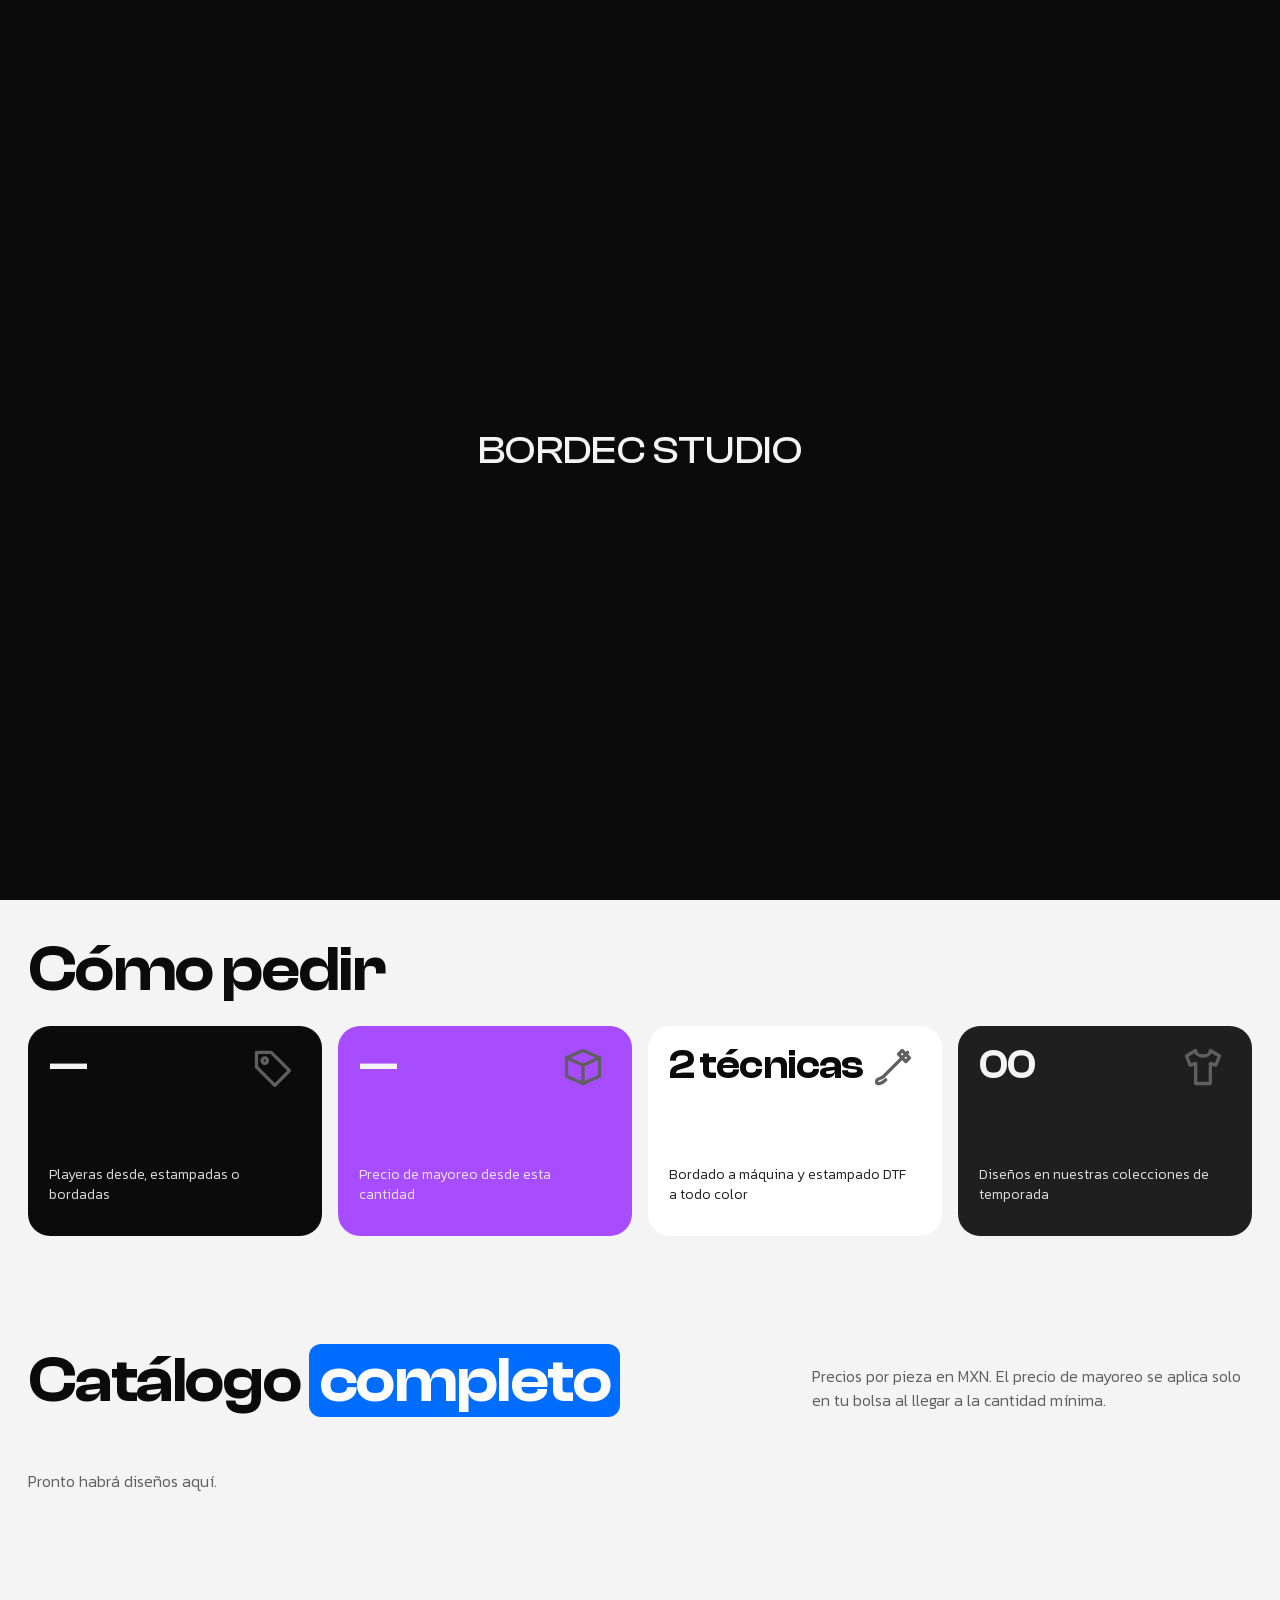
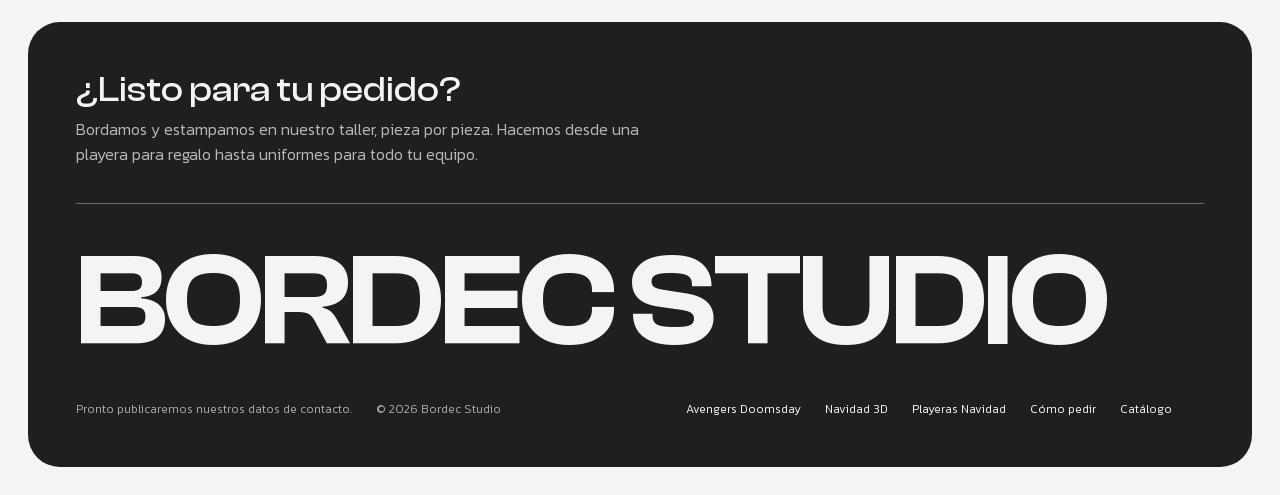
<file: avengers-doomsday/index.html>
<!doctype html>
<html lang="es-MX">
<head>
<meta charset="utf-8">
<meta name="viewport" content="width=device-width, initial-scale=1">
<title>Avengers Doomsday · Bordec Studio</title>
<meta name="description" content="Playeras oversized edición especial Avengers Doomsday. Elige talla y color y pide por WhatsApp. Envío gratis a todo México.">
<meta property="og:site_name" content="Bordec Studio">
<meta property="og:title" content="Avengers Doomsday · Bordec Studio">
<meta property="og:description" content="Playeras oversized edición especial Avengers Doomsday. Elige talla y color y pide por WhatsApp. Envío gratis a todo México.">
<meta property="og:type" content="website">
<meta property="og:locale" content="es_MX">
<meta property="og:url" content="https://bordecstudio.com/avengers-doomsday/">
<meta property="og:image" content="https://bordecstudio.com/share/avengers-doomsday.jpg">
<meta property="og:image:width" content="1200">
<meta property="og:image:height" content="630">
<meta name="twitter:card" content="summary_large_image">
<meta name="twitter:image" content="https://bordecstudio.com/share/avengers-doomsday.jpg">
<link rel="canonical" href="https://bordecstudio.com/#avengers-doomsday">
<script>location.replace('/#avengers-doomsday');</script>
<style>body{margin:0;background:#0b0b0b;color:#fff;font:16px system-ui,sans-serif;display:grid;place-items:center;min-height:100vh}a{color:#fff}</style>
</head>
<body><p>Abriendo <a href="/#avengers-doomsday">Avengers Doomsday</a>…</p></body>
</html>
</file>
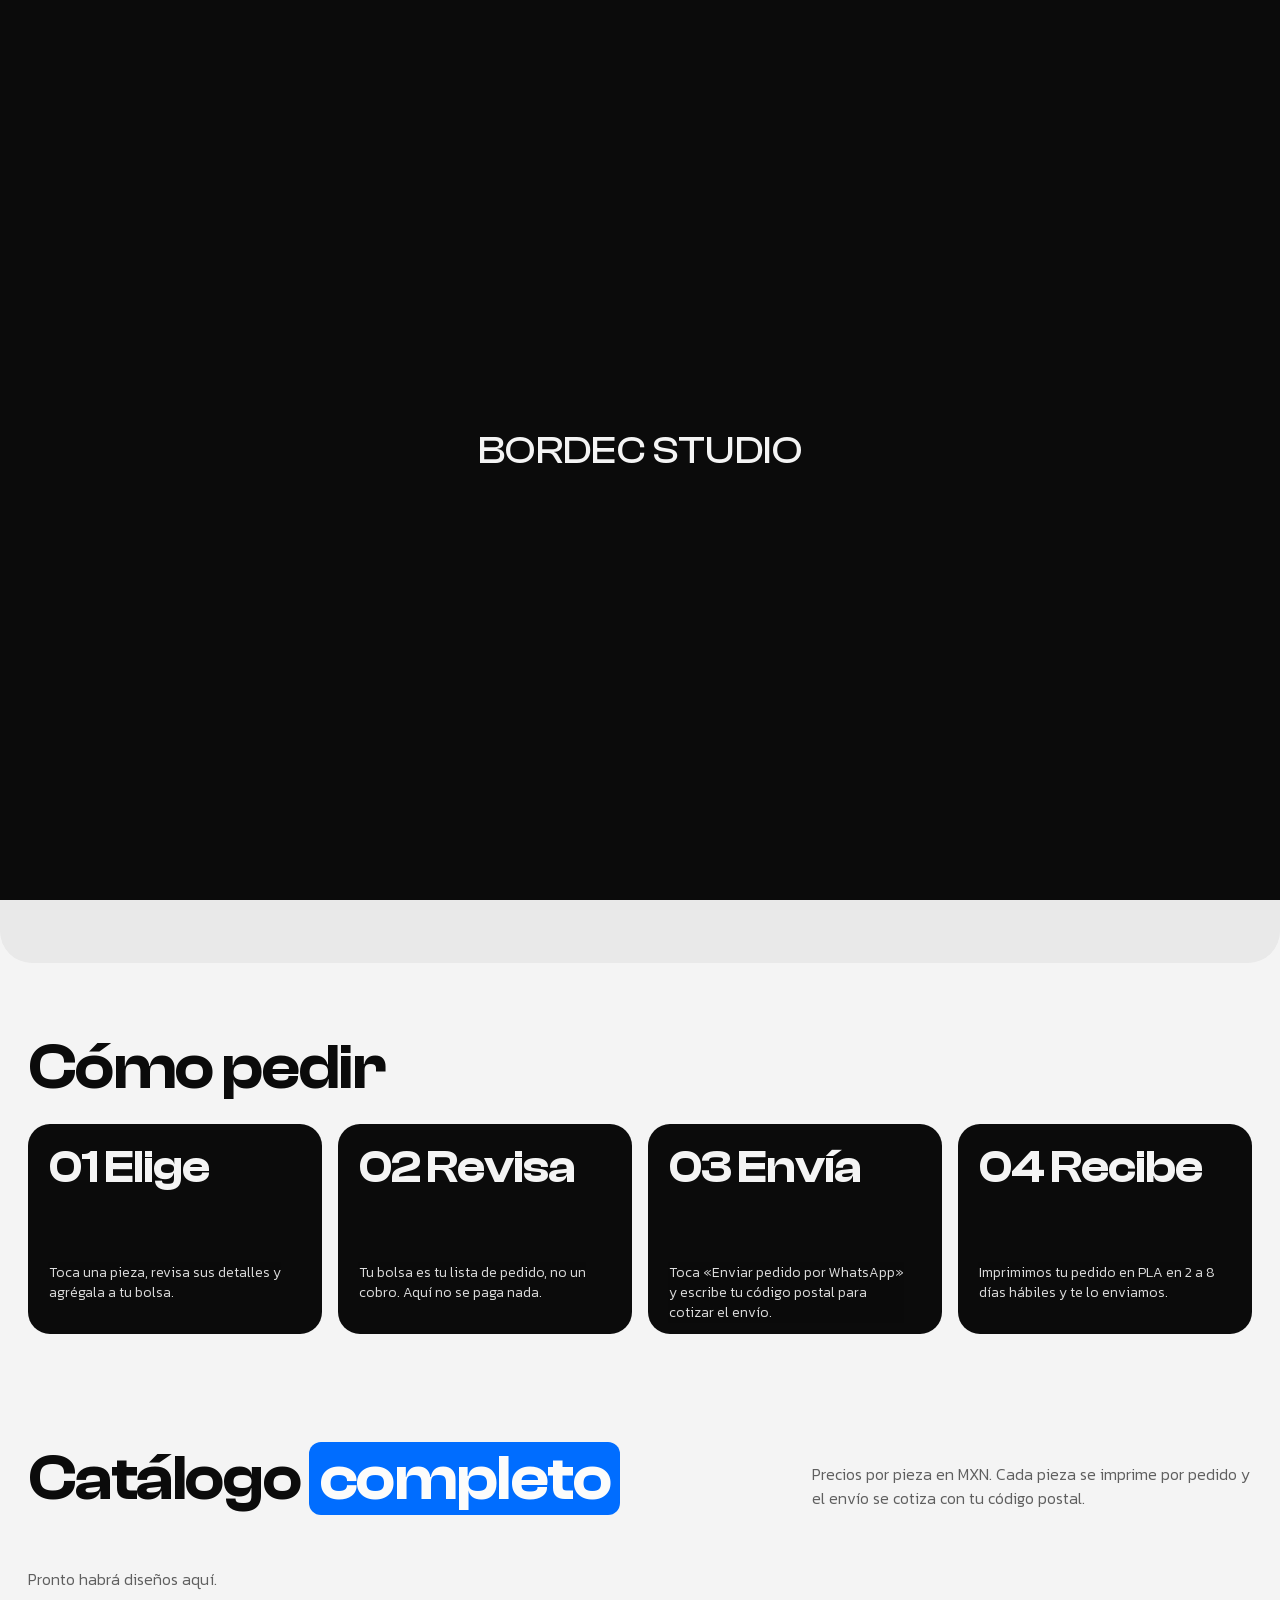
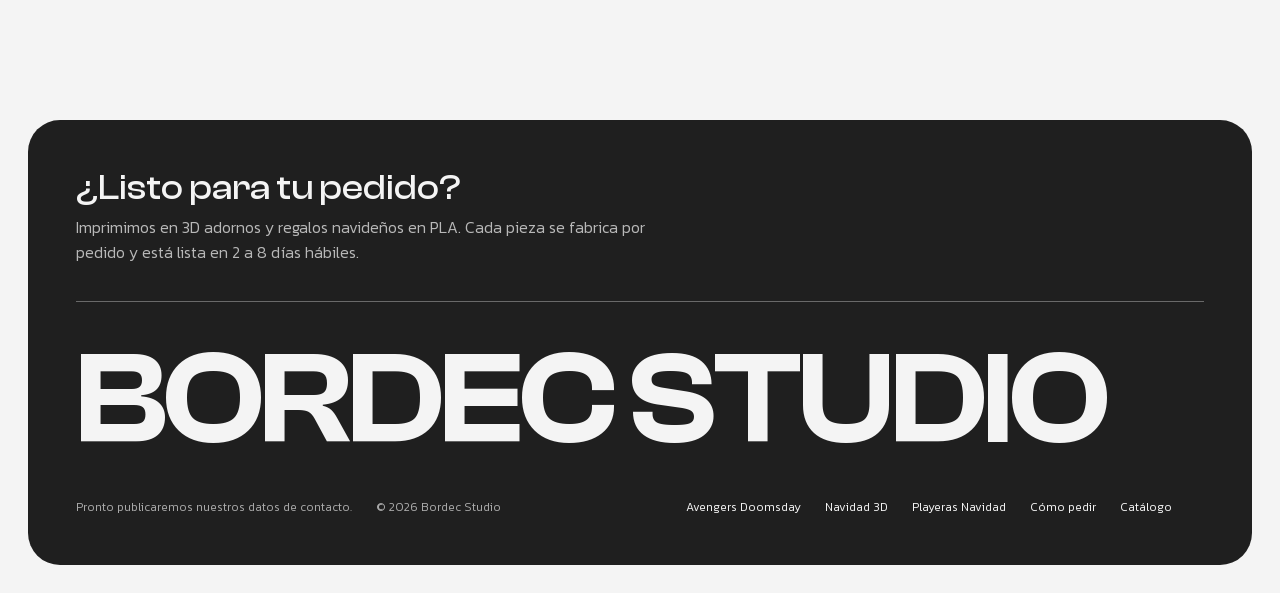
<file: navidad-3d/index.html>
<!doctype html>
<html lang="es-MX">
<head>
<meta charset="utf-8">
<meta name="viewport" content="width=device-width, initial-scale=1">
<title>Navidad 3D · Bordec Studio</title>
<meta name="description" content="Piezas navideñas impresas en 3D: árboles, renos, Grinch, cascanueces y más. Pide por WhatsApp; el envío se cotiza con tu código postal.">
<meta property="og:site_name" content="Bordec Studio">
<meta property="og:title" content="Navidad 3D · Bordec Studio">
<meta property="og:description" content="Piezas navideñas impresas en 3D: árboles, renos, Grinch, cascanueces y más. Pide por WhatsApp; el envío se cotiza con tu código postal.">
<meta property="og:type" content="website">
<meta property="og:locale" content="es_MX">
<meta property="og:url" content="https://bordecstudio.com/navidad-3d/">
<meta property="og:image" content="https://bordecstudio.com/share/navidad-3d.jpg">
<meta property="og:image:width" content="1200">
<meta property="og:image:height" content="630">
<meta name="twitter:card" content="summary_large_image">
<meta name="twitter:image" content="https://bordecstudio.com/share/navidad-3d.jpg">
<link rel="canonical" href="https://bordecstudio.com/#navidad-3d">
<script>location.replace('/#navidad-3d');</script>
<style>body{margin:0;background:#0b0b0b;color:#fff;font:16px system-ui,sans-serif;display:grid;place-items:center;min-height:100vh}a{color:#fff}</style>
</head>
<body><p>Abriendo <a href="/#navidad-3d">Navidad 3D</a>…</p></body>
</html>
</file>
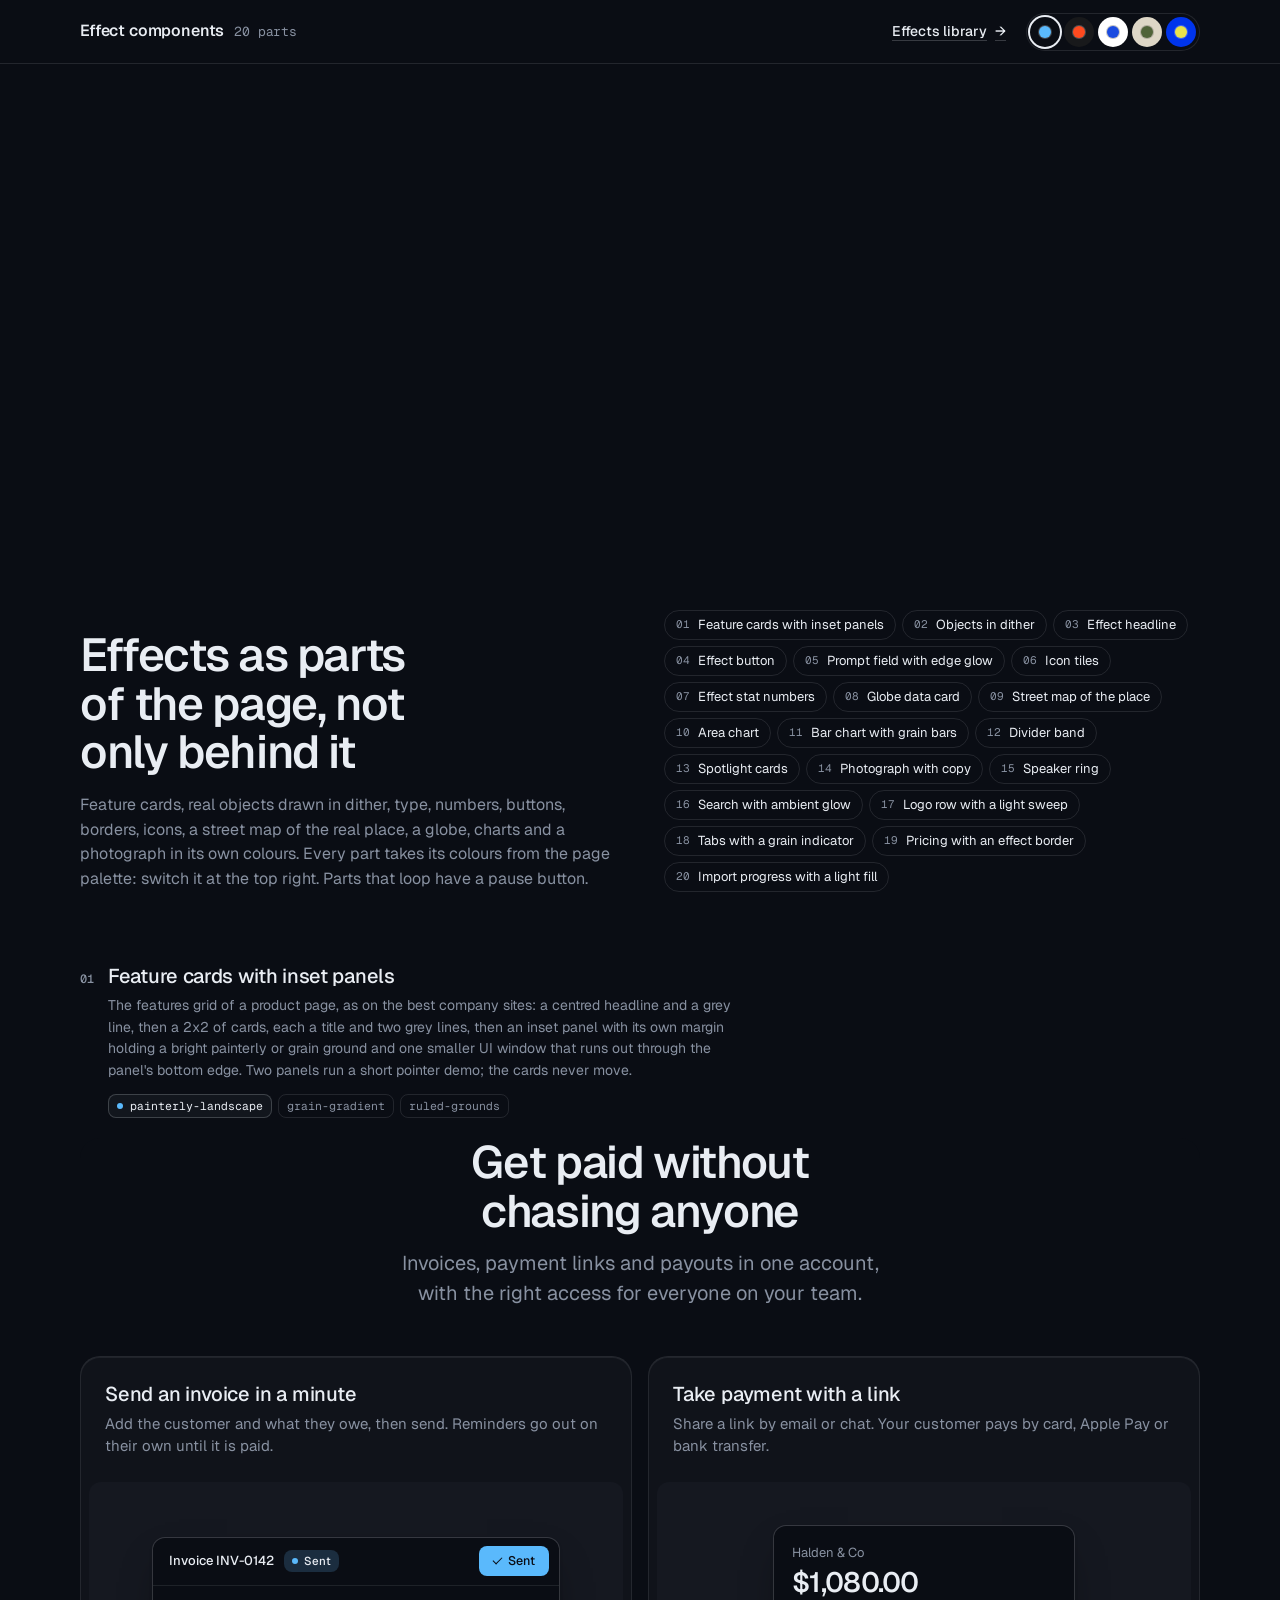
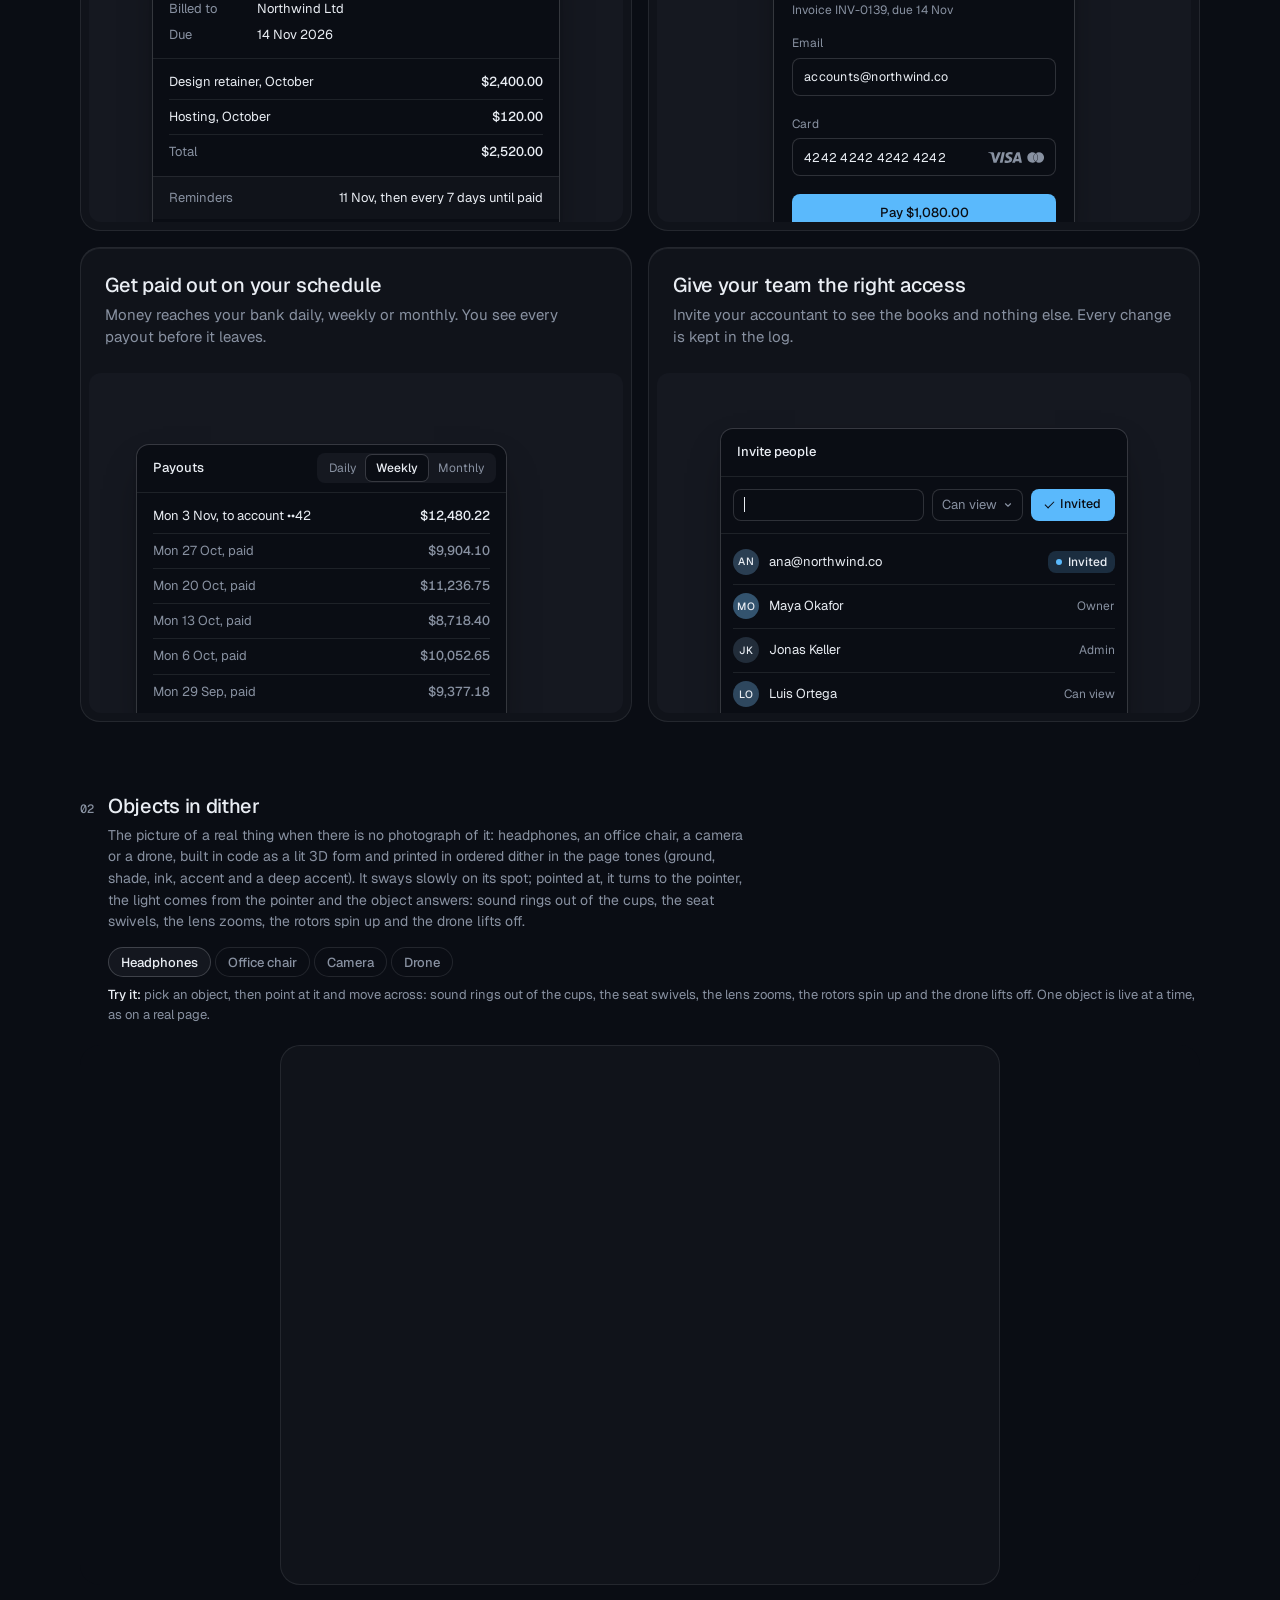
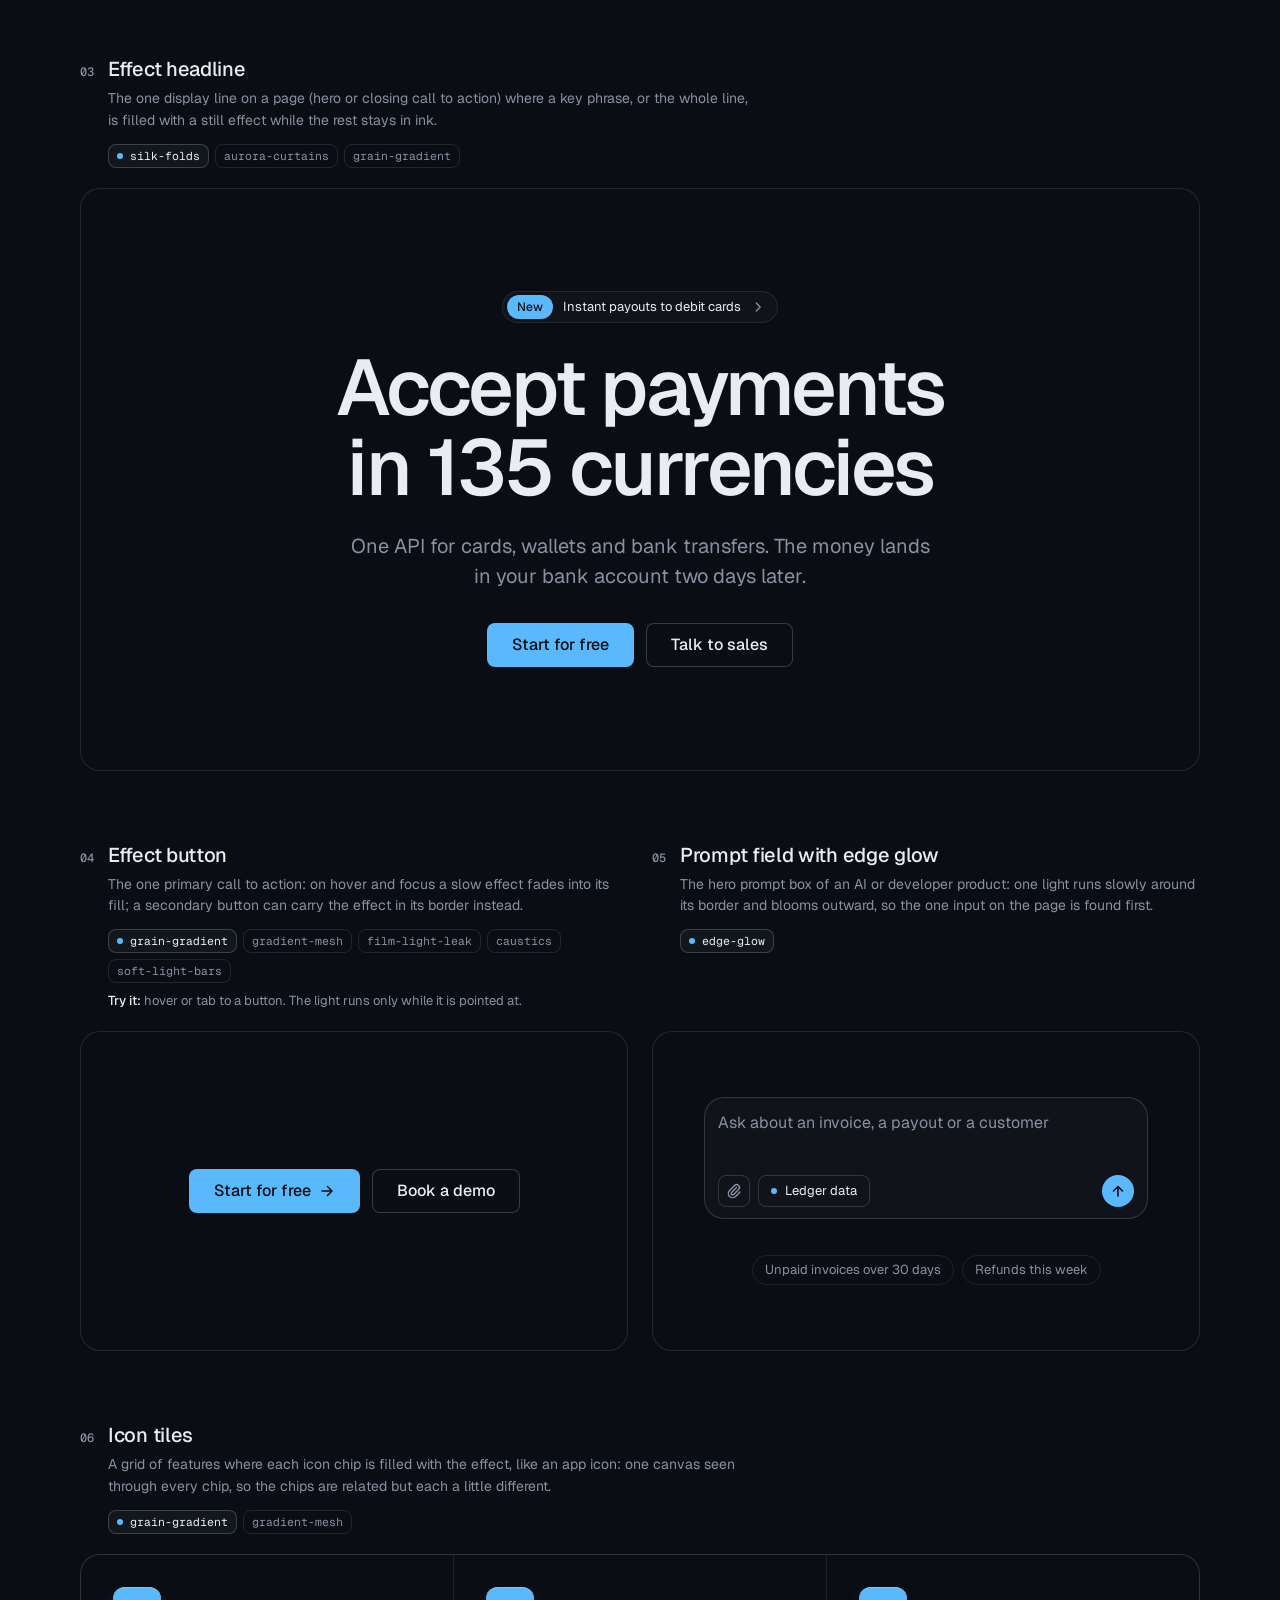
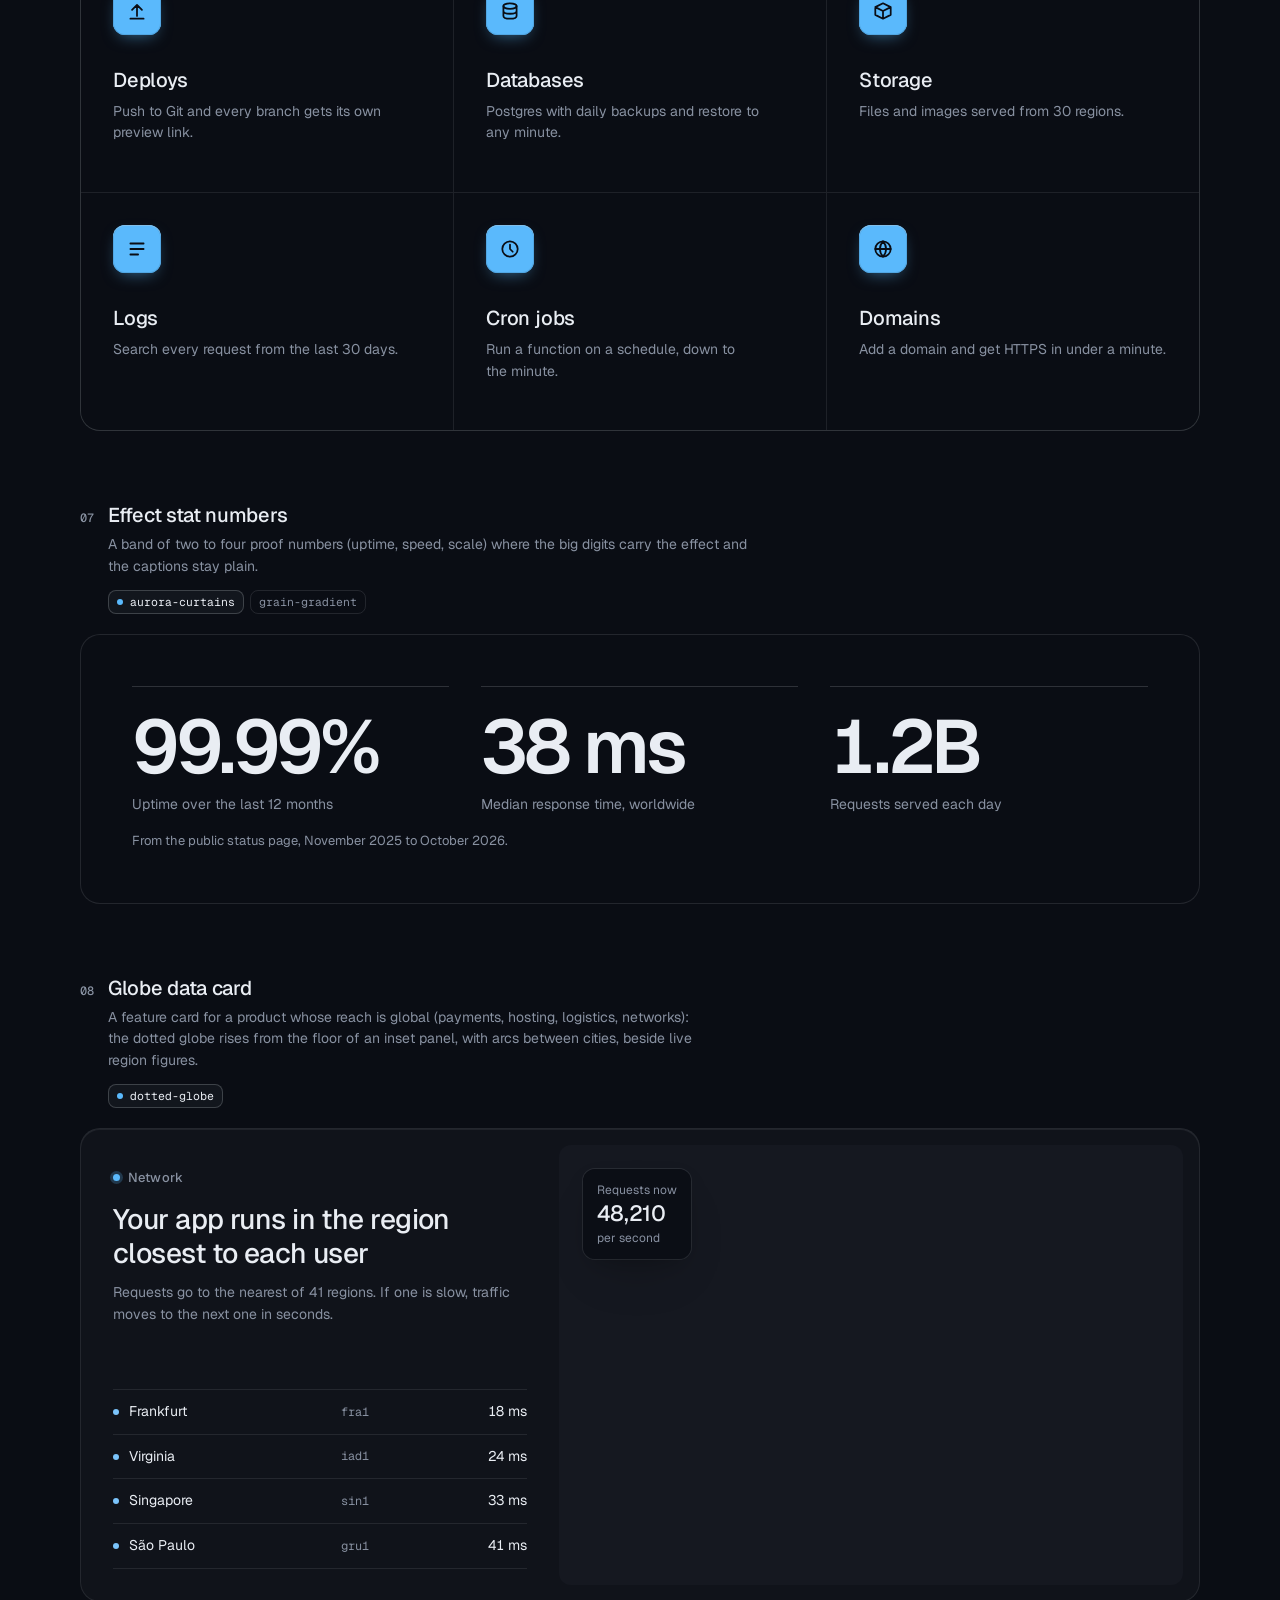
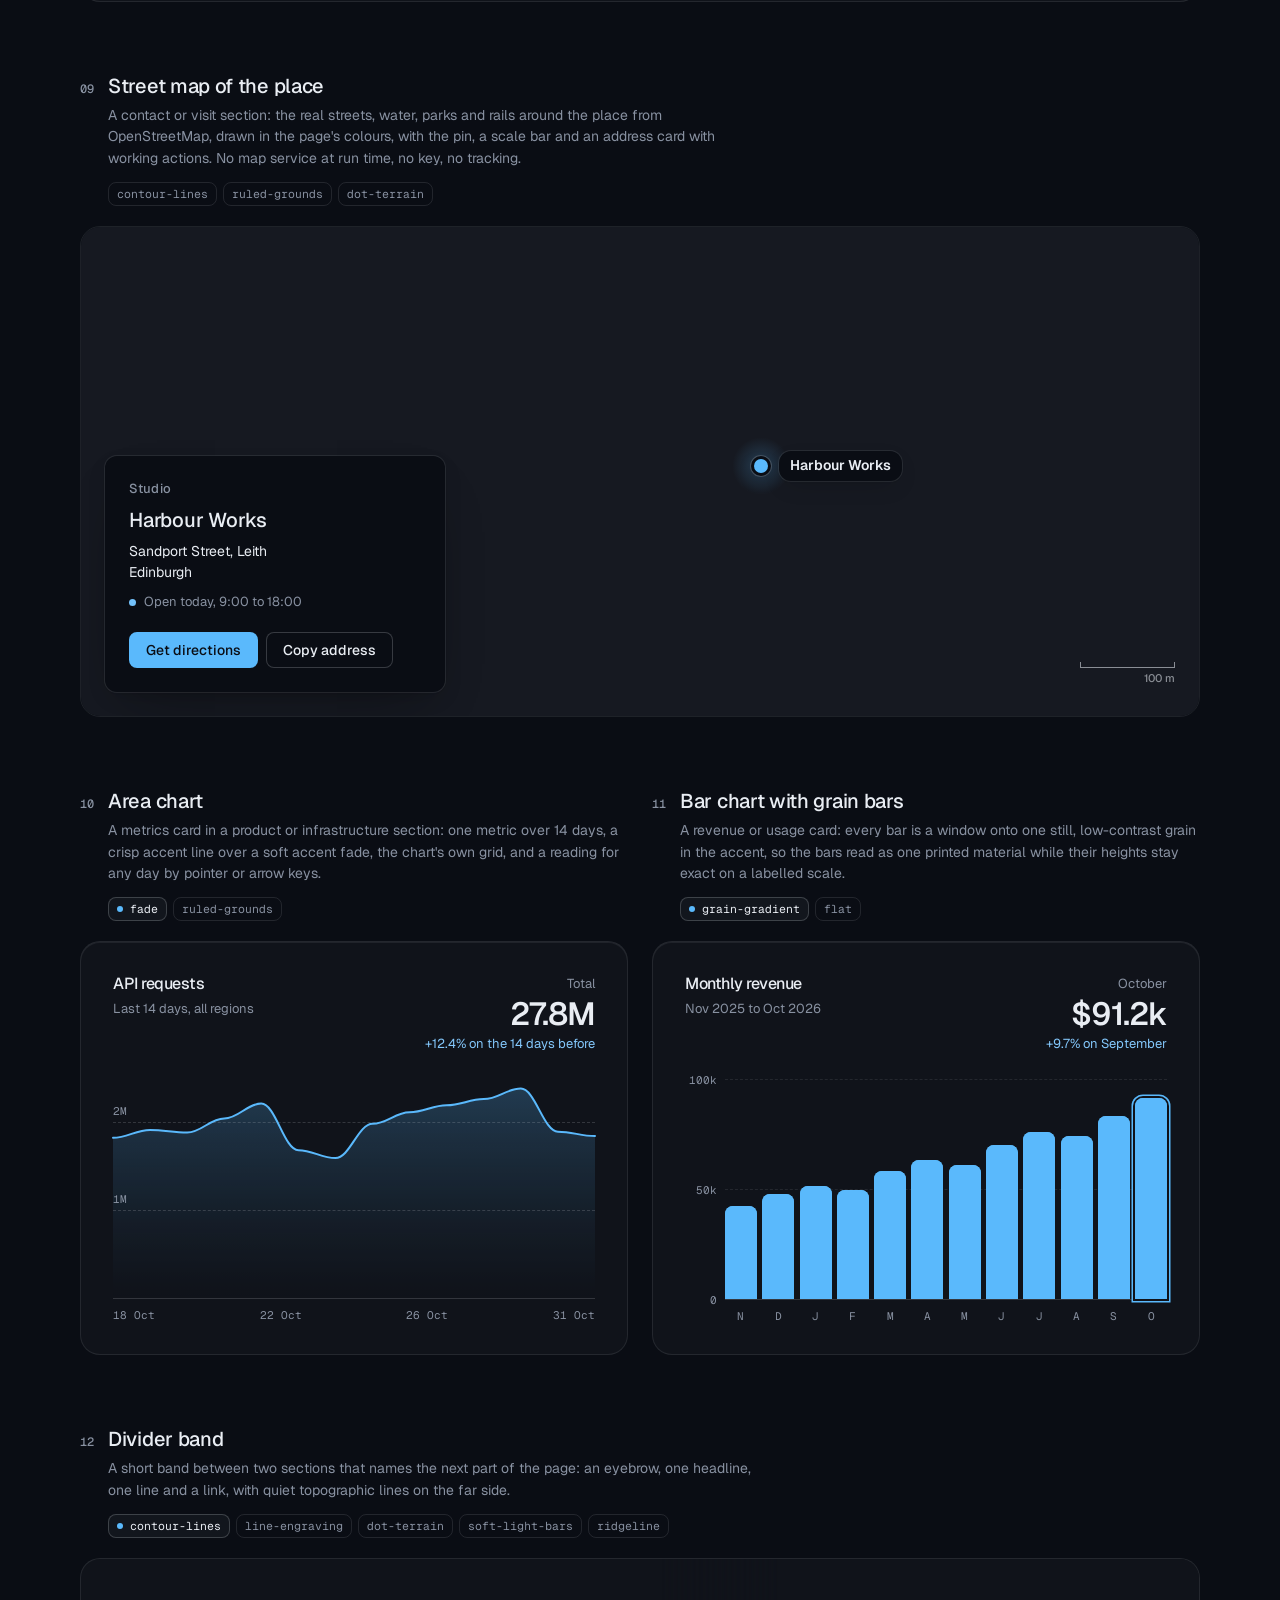
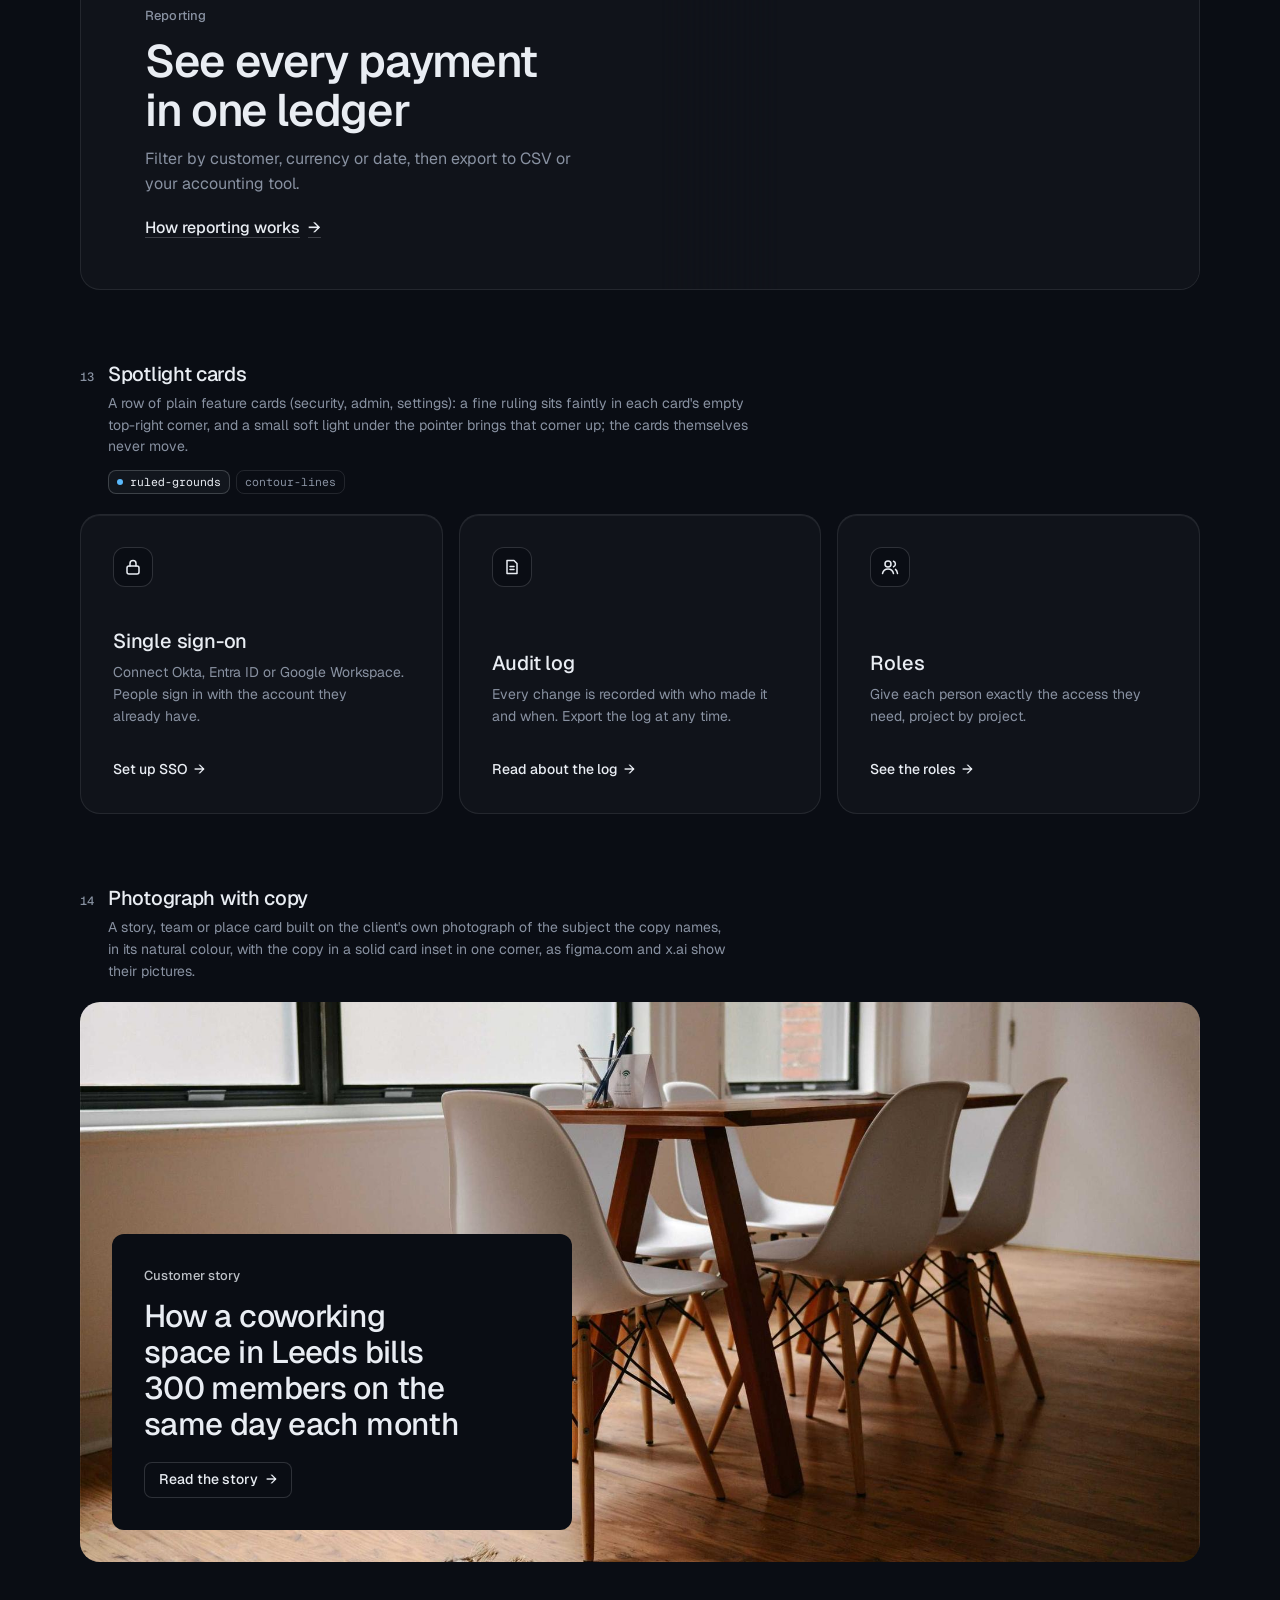
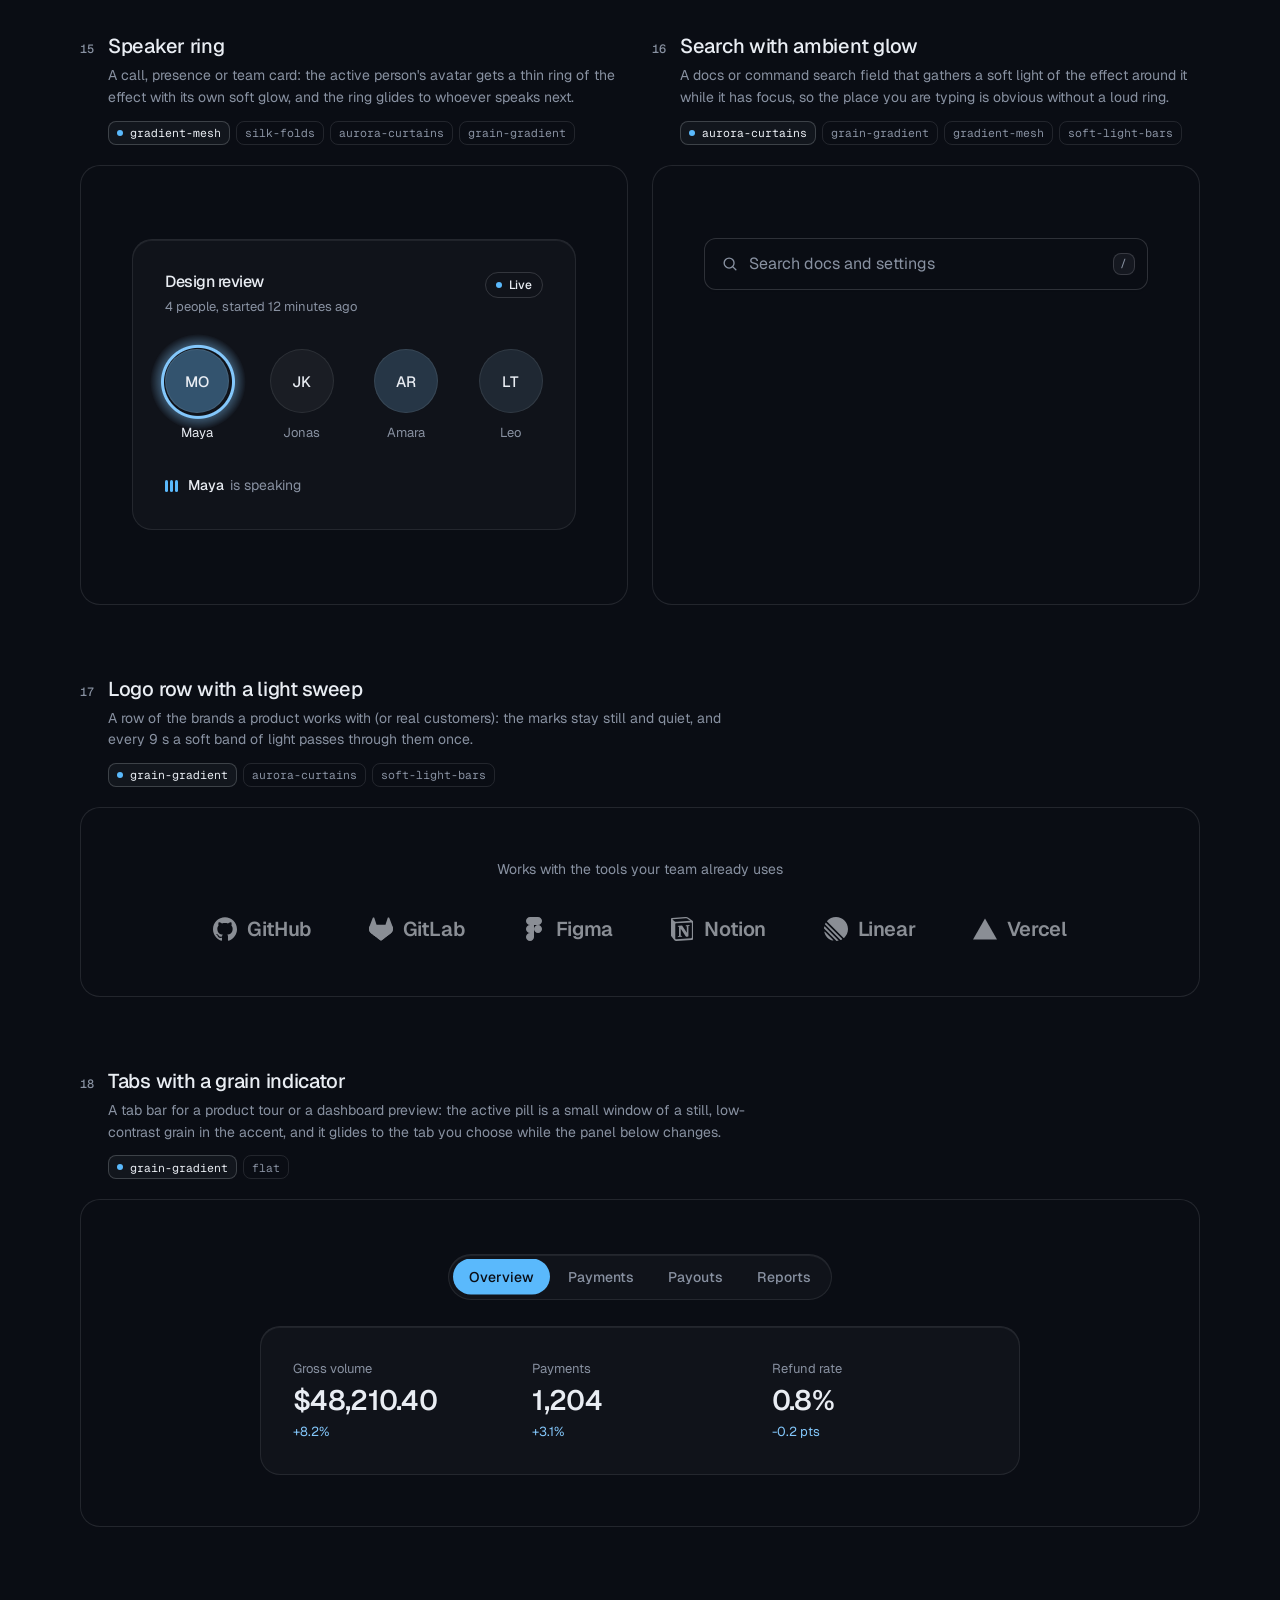
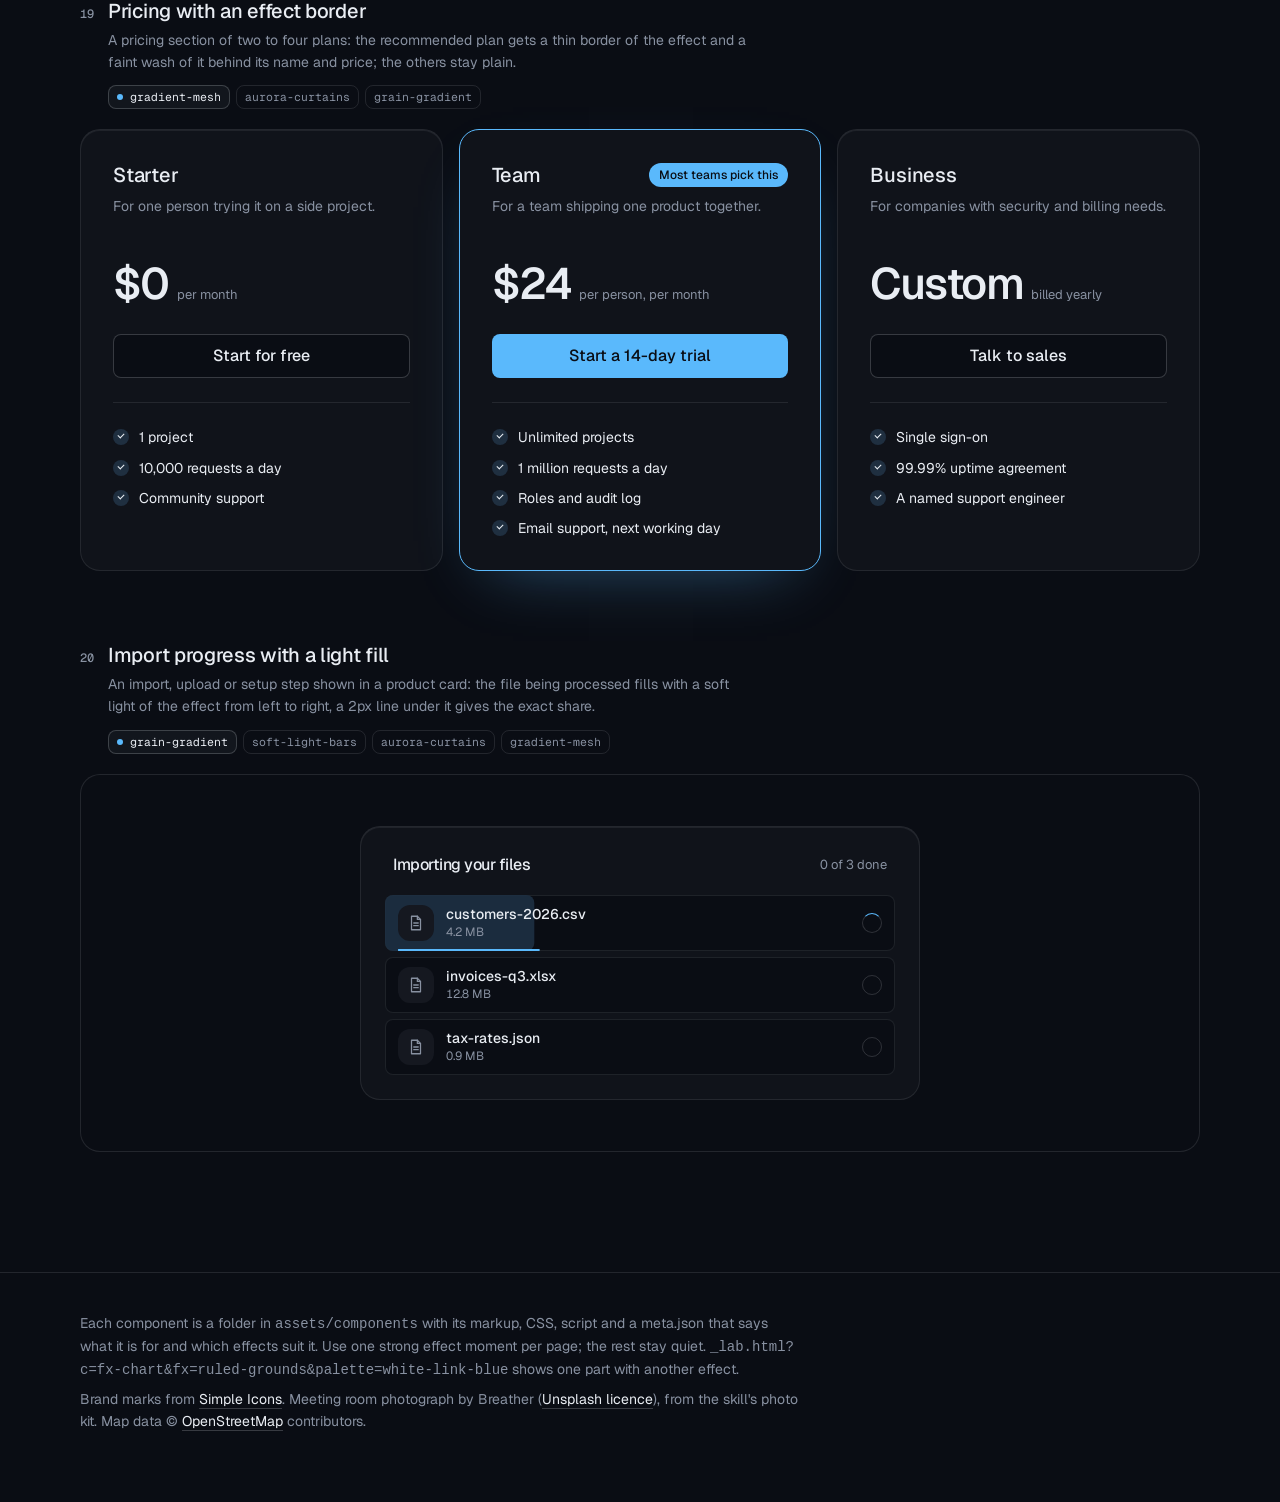
<file: .claude/skills/design-taste-frontend/assets/components/index.html>
<!doctype html>
<html lang="en" data-radius="soft">
<head>
<script>window.__tpGlMax = 16;   /* a gallery shows many live effects at once; a page of a site keeps the default 4 (fx.js) */</script>
<meta charset="utf-8">
<meta name="viewport" content="width=device-width, initial-scale=1">
<title>Effect components</title>
<link rel="preconnect" href="https://fonts.googleapis.com">
<link rel="preconnect" href="https://fonts.gstatic.com" crossorigin>
<link href="https://fonts.googleapis.com/css2?family=Geist:wght@100..900&family=Geist+Mono:wght@400..600&display=swap" rel="stylesheet">
<link rel="stylesheet" href="../system.css">
<link rel="stylesheet" href="./base.css">
<style>
  :root {
    --font-display: "Geist", system-ui, sans-serif;
    --font-text: "Geist", system-ui, sans-serif;
    --font-mono: "Geist Mono", ui-monospace, monospace;
    --display-weight: 560;
    --display-tracking: -0.03em;
    --container: 1200px;
  }
  body { min-height: 100vh; }
  .top {
    position: sticky; top: 0; z-index: 50; height: 64px; background: var(--bg);
    border-bottom: 1px solid var(--line);
  }
  .top .container { height: 100%; display: flex; align-items: center; justify-content: space-between; gap: 16px; }
  .brand { display: flex; align-items: center; gap: 10px; font-weight: 560; letter-spacing: -0.01em; }
  .brand small { font: 400 13px/1 var(--font-mono); color: var(--muted); }
  .top nav { display: flex; align-items: center; gap: 20px; }
  .top nav a.link { font-size: 14px; }
  .swatches { display: flex; gap: 4px; padding: 3px; border: 1px solid var(--line); border-radius: 999px; background: var(--bg); }
  .swatches button {
    width: 30px; height: 30px; border-radius: 999px; border: 0; padding: 0; cursor: pointer; position: relative;
    background: var(--sw-bg);
  }
  .swatches button::after {
    content: ""; position: absolute; inset: 9px; border-radius: 999px; background: var(--sw-accent);
    box-shadow: 0 0 0 1px color-mix(in oklab, var(--sw-ink) 25%, transparent);
  }
  .swatches button[aria-pressed="true"] { box-shadow: 0 0 0 2px var(--ink); }
  .swatches button:focus-visible { outline-offset: 3px; }

  .intro { padding-block: 64px 40px; display: grid; grid-template-columns: minmax(0, 6fr) minmax(0, 6fr); gap: 48px; align-items: end; }
  .intro h1 { font-size: clamp(34px, 2.2vw + 18px, 52px); line-height: 1.05; max-width: 15ch; }
  .intro p { margin-top: 16px; color: var(--muted); font-size: var(--t-body); line-height: 1.55; max-width: 52ch; }
  .index { display: flex; flex-wrap: wrap; gap: 6px; justify-content: flex-start; }
  @media (max-width: 1023px) { .intro { grid-template-columns: minmax(0, 1fr); gap: 28px; } }
  .index a {
    display: inline-flex; align-items: center; gap: 8px; height: 30px; padding: 0 11px; border-radius: 999px;
    border: 1px solid var(--line); font-size: 13px; color: var(--ink);
    transition: border-color var(--dur) var(--ease), background-color var(--dur) var(--ease);
  }
  .index a span { font-family: var(--font-mono); font-size: 11px; color: var(--muted); }
  .index a:hover { border-color: var(--line-strong); background: color-mix(in oklab, var(--ink) 4%, var(--bg)); }

  /* every part spans two rows of the list (its notes, its stage) as a subgrid, so the two parts of a
     half-width pair share one notes height and one stage height: their stages start and end level */
  .list { display: grid; grid-template-columns: repeat(2, minmax(0, 1fr)); column-gap: 24px; row-gap: 0; padding-bottom: 120px; }
  .sc { grid-column: 1 / -1; grid-row: span 2; display: grid; grid-template-rows: subgrid; row-gap: 20px; min-width: 0; scroll-margin-top: 88px; padding-top: 72px; }
  .sc:first-child { padding-top: 0; }
  .sc.is-half { grid-column: auto; }
  .sc.is-half .sc__stage:not(.is-center) { display: grid; }
  .sc__meta { display: grid; grid-template-columns: auto 1fr; column-gap: 14px; row-gap: 6px; align-items: baseline; align-content: start; }
  .sc__note { grid-column: 2; margin: 2px 0 0; font-size: 13px; color: var(--muted); }
  .sc__note::before { content: "Try it: "; color: var(--ink); font-weight: 500; }
  .sc__no { font: 500 12px/1 var(--font-mono); color: var(--muted); padding-top: 2px; }
  .sc__name { font: 500 20px/1.25 var(--font-text); letter-spacing: -0.015em; margin: 0; }
  .sc__for { grid-column: 2; color: var(--muted); font-size: 14px; line-height: 1.55; max-width: 72ch; margin: 0; }
  .sc__fx { grid-column: 2; display: flex; flex-wrap: wrap; gap: 6px; margin-top: 6px; }
  .sc__fx li {
    font: 400 11.5px/1 var(--font-mono); color: var(--muted); height: 24px; display: inline-flex; align-items: center;
    padding: 0 8px; border-radius: var(--r-sm); border: 1px solid var(--line);
  }
  .sc__fx li.is-on { color: var(--ink); border-color: var(--line-strong); background: color-mix(in oklab, var(--ink) 5%, var(--bg)); }
  .sc__fx li.is-on::before { content: ""; width: 6px; height: 6px; border-radius: 99px; background: var(--accent); margin-right: 7px; }
  .sc__stage {
    position: relative; min-width: 0; border: 1px solid var(--line); border-radius: var(--r-lg);
    padding: clamp(20px, 4vw, 56px); background: var(--bg);
  }
  .sc__stage.is-tall { padding-block: clamp(56px, 8vw, 120px); }
  .sc__stage.is-flush { padding: 0; border: 0; }
  .sc__stage.is-center { display: grid; place-items: center; min-height: 320px; }
  /* one object, at a size a page would give it */
  #fx-dither-object .sc__stage { display: grid; justify-items: center; }
  #fx-dither-object .cx-obj { width: min(100%, 720px); }
  .sc__pick { grid-column: 2; display: flex; flex-wrap: wrap; gap: 4px; margin-top: 8px; }
  .sc__pick button {
    height: 30px; padding: 0 12px; border-radius: 999px; border: 1px solid var(--line); background: var(--bg);
    font: 500 13px/1 var(--font-text); color: var(--muted); cursor: pointer;
  }
  .sc__pick button:hover { color: var(--ink); border-color: var(--line-strong); }
  .sc__pick button[aria-pressed="true"] { color: var(--ink); border-color: var(--line-strong); background: color-mix(in oklab, var(--ink) 6%, var(--bg)); }
  /* the search list opens below its field: leave it room inside the frame */
  #fx-search .sc__stage { min-height: 440px; place-items: start center; padding-top: 72px; }
  .sc__stage:empty::after { content: "Loading"; color: var(--muted); font-size: 13px; }

  .foot { border-top: 1px solid var(--line); padding: 40px 0 64px; color: var(--muted); font-size: 14px; }
  .foot p { max-width: 80ch; margin: 0 0 8px; }
  .foot a { color: var(--ink); text-decoration: underline; text-decoration-color: var(--line-strong); text-underline-offset: 4px; }

  @media (max-width: 899px) {
    .list { grid-template-columns: minmax(0, 1fr); }
    .sc.is-half { grid-column: 1 / -1; }
    .top nav a.link { display: none; }
  }
  @media (max-width: 639px) {
    .intro { padding-block: 48px 32px; }
    .sc { padding-top: 48px; }
    .sc__meta { grid-template-columns: 1fr; }
    .sc__no { display: none; }
    .sc__for, .sc__fx, .sc__note, .sc__pick { grid-column: 1; }
    .sc__stage.is-center { min-height: 240px; }
    .brand small { display: none; }
  }
</style>
</head>
<body>
<header class="top">
  <div class="container">
    <div class="brand">Effect components <small id="count"></small></div>
    <nav aria-label="Palette and links">
      <a class="link" href="../effects/gallery.html">Effects library</a>
      <div class="swatches" id="swatches" role="group" aria-label="Page palette"></div>
    </nav>
  </div>
</header>

<main>
  <section class="intro container">
    <div>
      <h1>Effects as parts of the page, not only behind it</h1>
      <p id="lede">Feature cards, real objects drawn in dither, type, numbers, buttons, borders, icons, a street map of the real place, a globe, charts and a photograph in its own colours. Every part takes its colours from the page palette: switch it at the top right. Parts that loop have a pause button.</p>
    </div>
    <nav class="index" id="index" aria-label="Components"></nav>
  </section>
  <div class="container list" id="list"></div>
</main>

<footer class="foot">
  <div class="container">
    <p>Each component is a folder in <code>assets/components</code> with its markup, CSS, script and a meta.json that says what it is for and which effects suit it. Use one strong effect moment per page; the rest stay quiet. <code>_lab.html?c=fx-chart&amp;fx=ruled-grounds&amp;palette=white-link-blue</code> shows one part with another effect.</p>
    <p>Brand marks from <a href="https://simpleicons.org/">Simple Icons</a>. Meeting room photograph by Breather (<a href="https://unsplash.com/photos/DEdM9Vs6s8w">Unsplash licence</a>), from the skill's photo kit. Map data © <a href="https://www.openstreetmap.org/copyright">OpenStreetMap</a> contributors.</p>
  </div>
</footer>

<script type="module">
  import fx from '../effects/fx.js';

  // component id, layout and stage style, in page order
  const COMPONENTS = [
    { id: 'fx-feature-card', stage: 'is-flush' },
    { id: 'fx-dither-object', stage: 'is-flush', note: 'pick an object, then point at it and move across: sound rings out of the cups, the seat swivels, the lens zooms, the rotors spin up and the drone lifts off. One object is live at a time, as on a real page.' },
    { id: 'fx-headline', stage: 'is-tall' },
    { id: 'fx-button', half: true, stage: 'is-center', note: 'hover or tab to a button. The light runs only while it is pointed at.' },
    { id: 'fx-prompt', half: true, stage: 'is-center' },
    { id: 'fx-icon-tiles', stage: 'is-flush' },
    { id: 'fx-stat' },
    { id: 'fx-globe', stage: 'is-flush' },
    { id: 'fx-map', stage: 'is-flush' },
    { id: 'fx-chart', half: true, stage: 'is-flush' },
    { id: 'fx-bars', half: true, stage: 'is-flush' },
    { id: 'fx-band', stage: 'is-flush' },
    { id: 'fx-spotlight', stage: 'is-flush' },
    { id: 'fx-photo', stage: 'is-flush' },
    { id: 'fx-avatar', half: true, stage: 'is-center' },
    { id: 'fx-search', half: true, stage: 'is-center' },
    { id: 'fx-logos' },
    { id: 'fx-tabs' },
    { id: 'fx-pricing', stage: 'is-flush' },
    { id: 'fx-progress', stage: 'is-center' },
  ];

  const PALETTES = [
    { id: 'blue-black-cornflower', name: 'Night, cornflower', bg: '#0a0d14', surface: '#131824', ink: '#e9edf3', muted: '#8891a1', accent: '#5ab9fc', accentInk: '#0a0d14' },
    { id: 'graphite-safety-orange', name: 'Graphite, orange', bg: '#18191b', surface: '#222427', ink: '#eff0f1', muted: '#9c9ea3', accent: '#ff4a1f', accentInk: '#18191b' },
    { id: 'white-link-blue', name: 'White, blue', bg: '#ffffff', surface: '#f4f4f4', ink: '#111111', muted: '#6b6b6b', accent: '#1a4be0', accentInk: '#ffffff' },
    { id: 'moss-sand', name: 'Sand, moss', bg: '#ddd6c6', surface: '#d2cab8', ink: '#2a2a26', muted: '#59574e', accent: '#4f6238', accentInk: '#ffffff' },
    { id: 'cobalt-field', name: 'Cobalt field', bg: '#0034eb', surface: '#002fd6', ink: '#ffffff', muted: '#dfe4f2', accent: '#e9e34a', accentInk: '#111111' },
  ];

  const q = new URLSearchParams(location.search);
  if (q.has('time')) fx.setClock(+q.get('time'));
  if (q.has('fallback')) fx.config.forceFallback = true;
  const only = q.get('only') ? q.get('only').split(',') : null;
  const list = document.getElementById('list');
  const index = document.getElementById('index');
  const swatches = document.getElementById('swatches');

  /*
    The budget: a laptop's integrated GPU shares its memory with everything else, so this page never
    holds more than 4 live WebGL contexts. A part is started when it comes near the viewport and
    destroyed when it leaves it; still parts draw once and free their context; fx.js frees any idle
    off-screen context past 4. liveGL() counts the contexts that are open right now.
  */
  fx.config.maxLive = 4;
  const contexts = new Set();
  let peakGL = 0;
  const getContext = HTMLCanvasElement.prototype.getContext;
  HTMLCanvasElement.prototype.getContext = function (type, ...rest) {
    const c = getContext.call(this, type, ...rest);
    if (c && /webgl/i.test(type) && !contexts.has(c)) { contexts.add(c); peakGL = Math.max(peakGL, liveGL()); }
    return c;
  };
  function liveGL() {
    for (const c of contexts) if (c.isContextLost()) contexts.delete(c);
    return contexts.size;
  }

  // the dither object: one live at a time, switched here (a real page shows one object)
  const OBJECTS = {
    headphones: ['Headphones', 'Over-ear, wireless'],
    chair: ['Office chair', 'Swivel seat on five castors'],
    camera: ['Camera', 'Mirrorless, with a zoom lens'],
    drone: ['Drone', 'Four rotors and a camera'],
  };
  let object = OBJECTS[q.get('object')] ? q.get('object') : 'headphones';
  // print (ordered dither, the default) or studio (a smooth shaded render: no picker until it is anti-aliased; ?render=studio)
  let render = q.get('render') === 'studio' ? 'studio' : 'print';

  function applyPalette(p) {
    const c = fx.color;
    const action = c.contrast(p.accent, p.bg) >= 2.2 ? p.accent : p.ink;
    const actionInk = action === p.accent ? p.accentInk : p.bg;
    const s = document.documentElement.style;
    const set = (k, v) => s.setProperty(k, v);
    set('--p-bg', p.bg); set('--p-surface', p.surface); set('--p-ink', p.ink); set('--p-muted', p.muted);
    set('--p-accent', p.accent); set('--p-accent-ink', p.accentInk); set('--p-action', action); set('--p-action-ink', actionInk);
    document.documentElement.style.colorScheme = c.isDark(p.bg) ? 'dark' : 'light';
    for (const b of swatches.children) b.setAttribute('aria-pressed', String(b.dataset.id === p.id));
  }

  async function load(entry) {
    const base = `./${entry.id}/`;
    const [meta, html, mod] = await Promise.all([
      fetch(base + 'meta.json').then(r => (r.ok ? r.json() : null)),
      fetch(base + 'component.html').then(r => (r.ok ? r.text() : null)),
      import(base + 'component.js').catch(err => { console.warn(entry.id, err); return null; }),
    ]).catch(() => [null, null, null]);
    if (!meta || !html || !mod) return null;
    const link = document.createElement('link');
    link.rel = 'stylesheet';
    link.href = base + 'component.css';
    document.head.append(link);
    await new Promise(r => { link.onload = link.onerror = r; });
    return { ...entry, meta, html, mod };
  }

  function section(e, n) {
    const s = document.createElement('section');
    s.className = 'sc' + (e.half ? ' is-half' : '');
    s.id = e.id;
    const fxList = (e.meta.effects || []).map(id => `<li class="${id === e.meta.default ? 'is-on' : ''}">${id}</li>`).join('');
    const pick = e.id === 'fx-dither-object'
      ? `<div class="sc__pick" role="group" aria-label="Object">${Object.keys(OBJECTS).map(k => `<button type="button" data-object="${k}" aria-pressed="${k === object}">${OBJECTS[k][0]}</button>`).join('')}</div>`
      : '';
    s.innerHTML = `
      <div class="sc__meta">
        <span class="sc__no">${String(n).padStart(2, '0')}</span>
        <h2 class="sc__name">${e.meta.name}</h2>
        <p class="sc__for">${e.meta.for}</p>
        ${fxList ? `<ul class="sc__fx" aria-label="Effects that suit it">${fxList}</ul>` : ''}
        ${pick}
        ${e.note ? `<p class="sc__note">${e.note}</p>` : ''}
      </div>
      <div class="sc__stage ${e.stage || ''}"></div>`;
    return s;
  }

  // the markup is placed at once (the page keeps its full height); the scripts run only near the viewport
  function markup(e) {
    const stage = e.section.querySelector('.sc__stage');
    stage.innerHTML = e.html;
    if (e.id === 'fx-dither-object') {
      const fig = stage.querySelector('.cx-obj');
      fig.dataset.cxObject = object;
      if (render === 'studio') fig.dataset.cxRender = 'studio'; else delete fig.dataset.cxRender;
      fig.querySelector('.cx-obj__stage').removeAttribute('aria-label');
    }
    return stage;
  }
  function start(e) {
    if (e.ctrl) return;
    const stage = markup(e);
    try { e.ctrl = e.mod.default(stage.firstElementChild || stage) || { destroy() {} }; } catch (err) { console.error(e.id, err); e.ctrl = { destroy() {} }; }
  }
  function stop(e) {
    if (!e.ctrl) return;
    try { e.ctrl.destroy?.(); } catch (err) { console.warn(e.id, err); }
    fx.unmountAll(e.section);
    e.ctrl = null;
  }

  function setPalette(p, entries) {
    entries.forEach(stop);
    applyPalette(p);
    try { localStorage.setItem('cx-palette', p.id); } catch (_) {}
    requestAnimationFrame(() => entries.forEach(e => (e.near ? start(e) : markup(e))));
  }

  let saved = null;
  try { saved = localStorage.getItem('cx-palette'); } catch (_) {}
  const first = PALETTES.find(p => p.id === q.get('palette')) || PALETTES.find(p => p.id === saved) || PALETTES[0];
  for (const p of PALETTES) {
    const b = document.createElement('button');
    b.type = 'button';
    b.dataset.id = p.id;
    b.title = p.name;
    b.setAttribute('aria-label', p.name);
    b.style.setProperty('--sw-bg', p.bg);
    b.style.setProperty('--sw-accent', p.accent);
    b.style.setProperty('--sw-ink', p.ink);
    swatches.append(b);
  }
  applyPalette(first);

  const wanted = COMPONENTS.filter(c => !only || only.includes(c.id));
  const entries = (await Promise.all(wanted.map(load))).filter(Boolean);
  document.getElementById('count').textContent = `${entries.length} parts`;
  entries.forEach((e, i) => {
    e.section = section(e, i + 1);
    list.append(e.section);
    markup(e);
    const a = document.createElement('a');
    a.href = '#' + e.id;
    a.innerHTML = `<span>${String(i + 1).padStart(2, '0')}</span>${e.meta.name}`;
    index.append(a);
  });
  await document.fonts.ready;
  const near = new IntersectionObserver(seen => {
    for (const en of seen) {
      const e = entries.find(x => x.section === en.target);
      if (!e) continue;
      e.near = en.isIntersecting;
      if (e.near) start(e); else stop(e);
    }
  }, { rootMargin: '10% 0px' });
  entries.forEach(e => near.observe(e.section));
  setTimeout(() => { document.documentElement.dataset.ready = '1'; }, 1500);

  swatches.addEventListener('click', ev => {
    const b = ev.target.closest('button');
    if (!b) return;
    const p = PALETTES.find(x => x.id === b.dataset.id);
    if (p) setPalette(p, entries);
  });
  list.addEventListener('click', ev => {
    const b = ev.target.closest('[data-object], [data-render]');
    if (!b || !(OBJECTS[b.dataset.object] || b.dataset.render)) return;
    if (b.dataset.render) render = b.dataset.render; else object = b.dataset.object;
    b.parentElement.querySelectorAll('button').forEach(x => x.setAttribute('aria-pressed', String(x === b)));
    const e = entries.find(x => x.id === 'fx-dither-object');
    stop(e);
    if (e.near) start(e); else markup(e);
  });
  window.__cx = {
    entries,
    setPalette: id => setPalette(PALETTES.find(p => p.id === id), entries),
    setObject: k => list.querySelector(`[data-object="${k}"]`)?.click(),
    gl: () => ({ live: liveGL(), peak: peakGL, started: entries.filter(e => e.ctrl).map(e => e.id) }),
  };
</script>

</body>
</html>
</file>
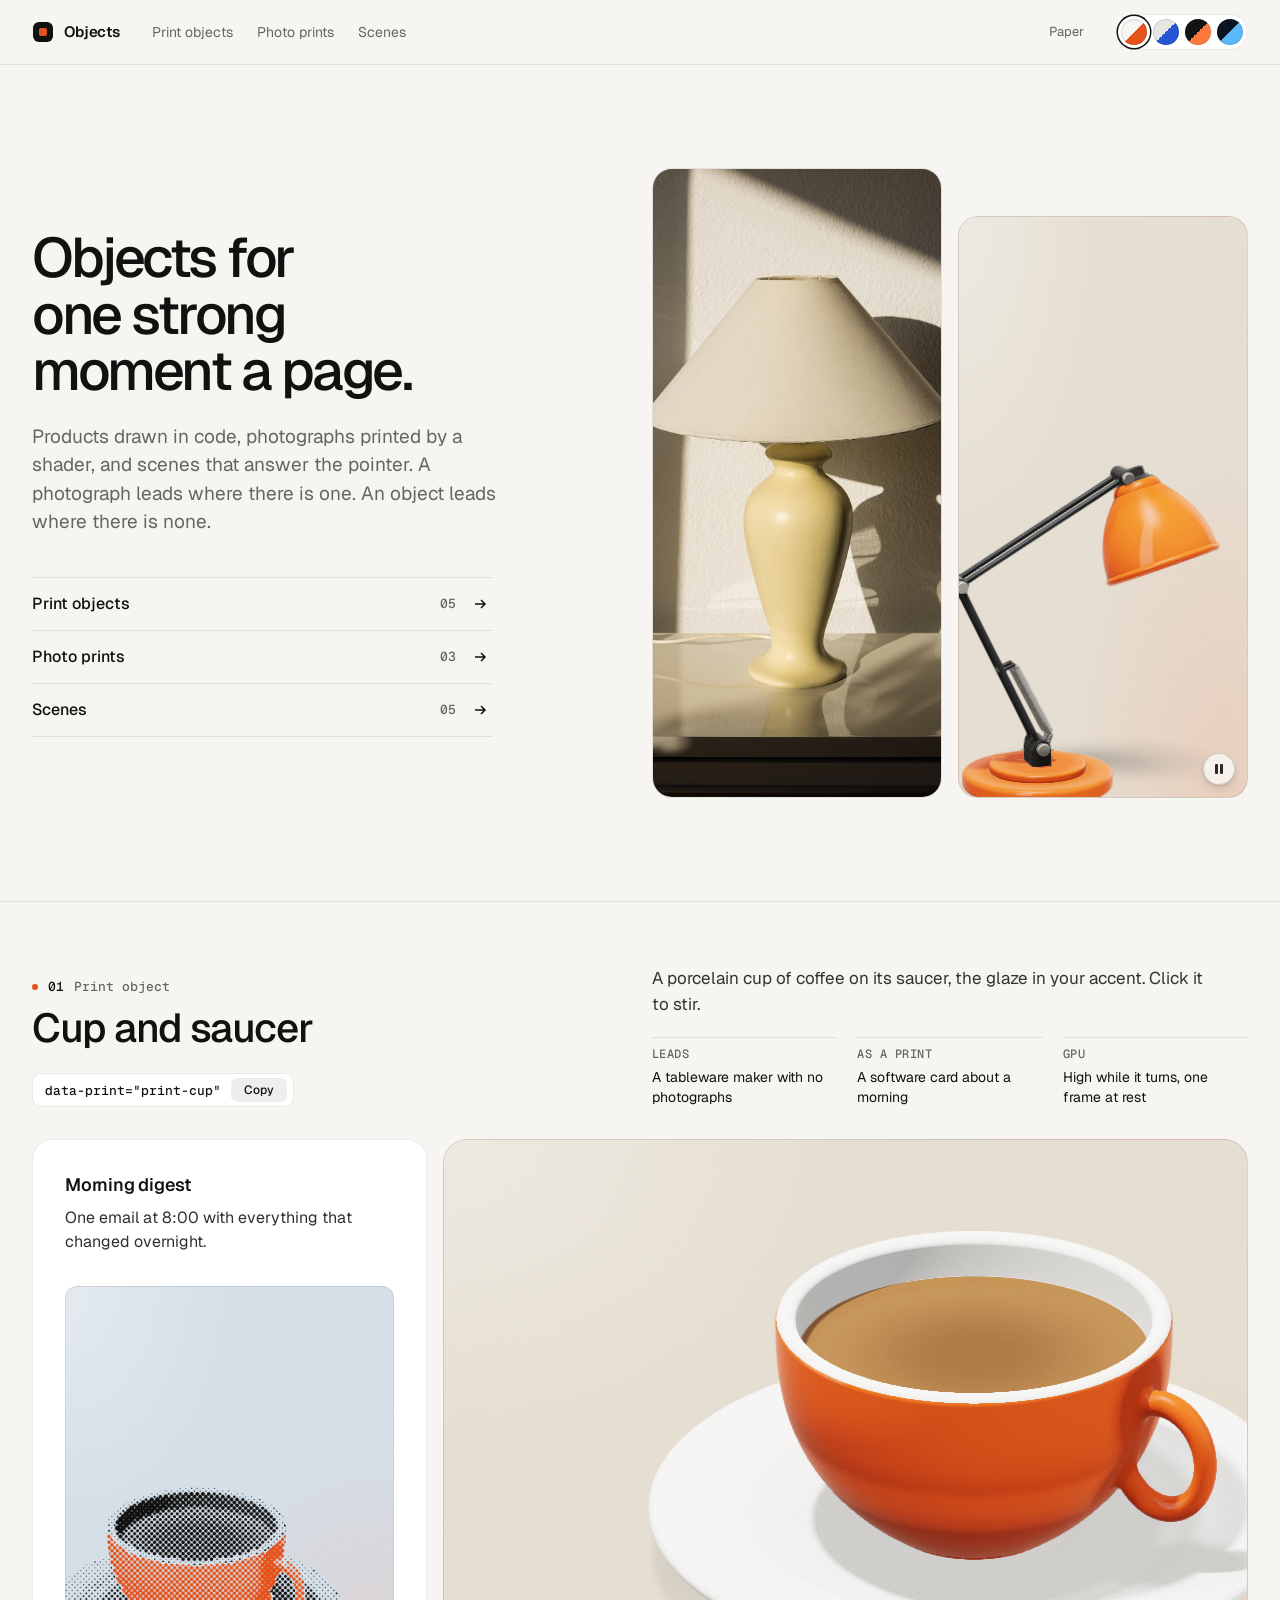
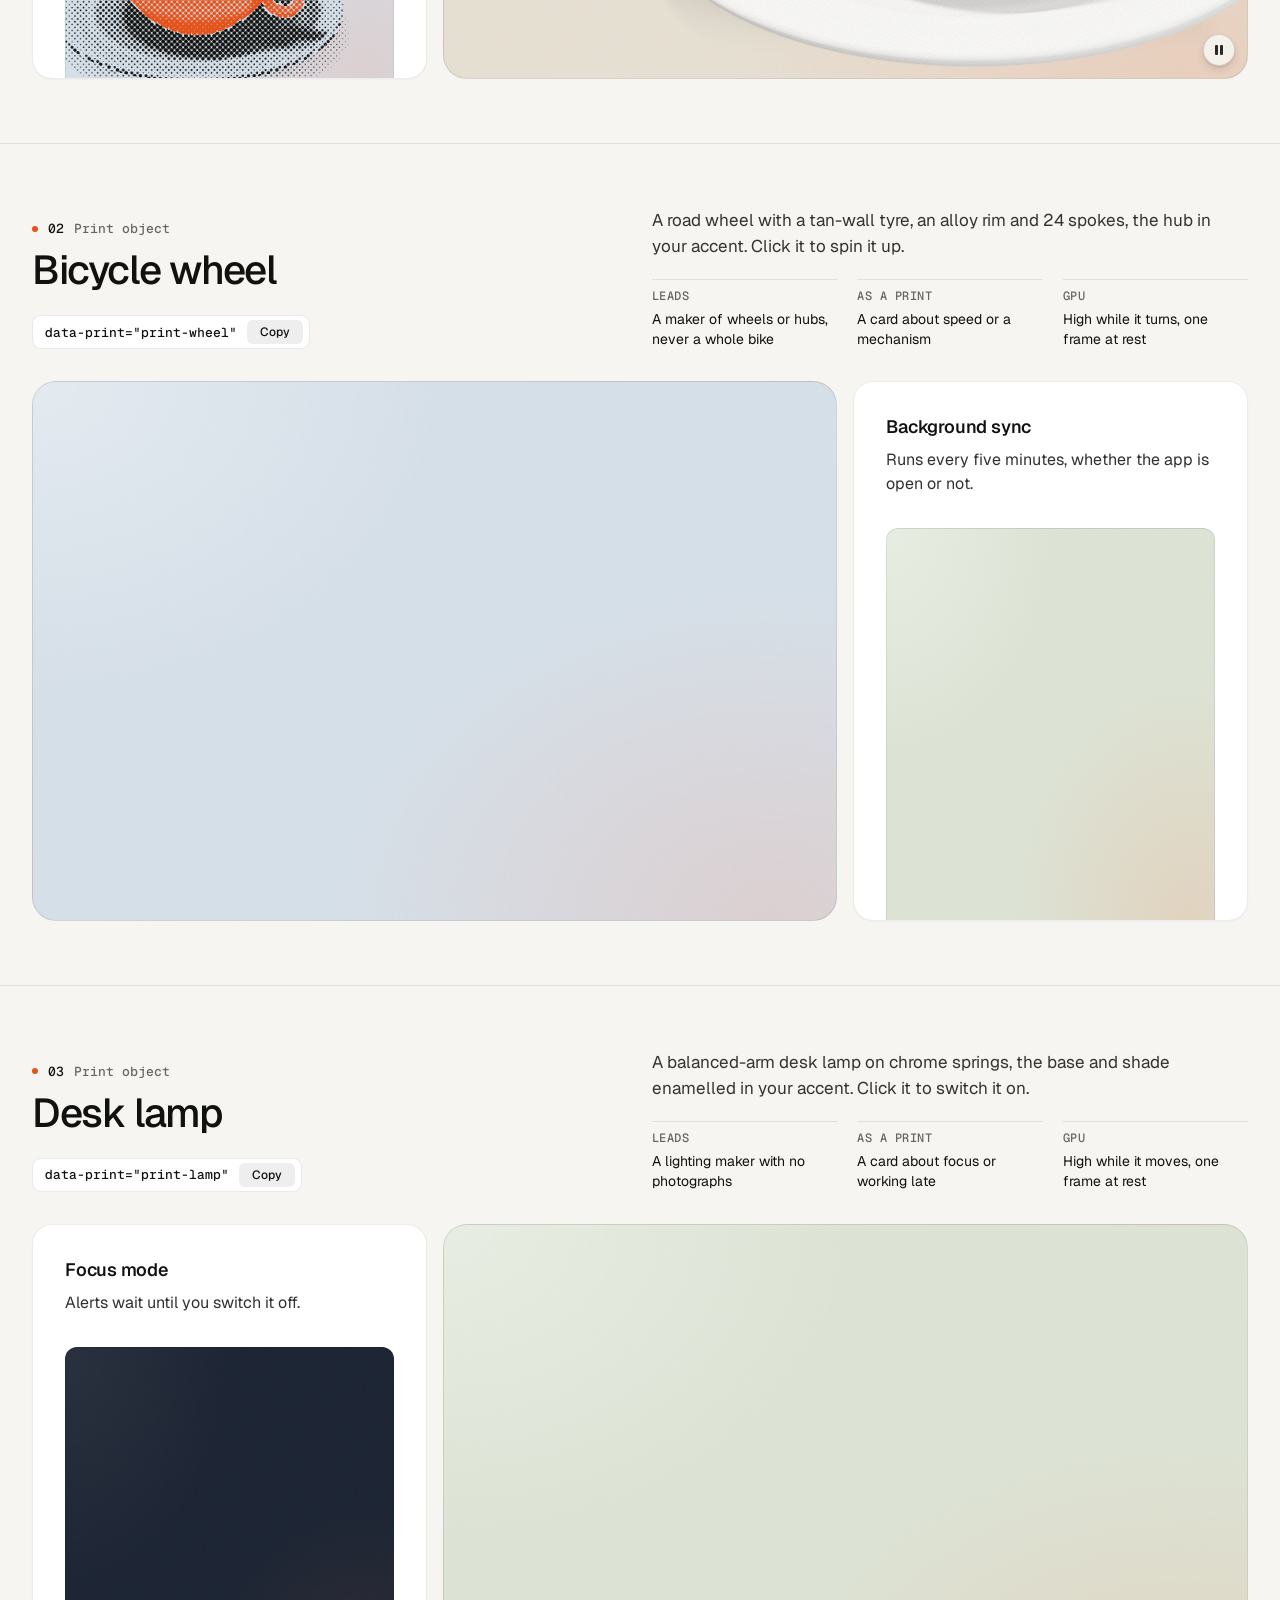
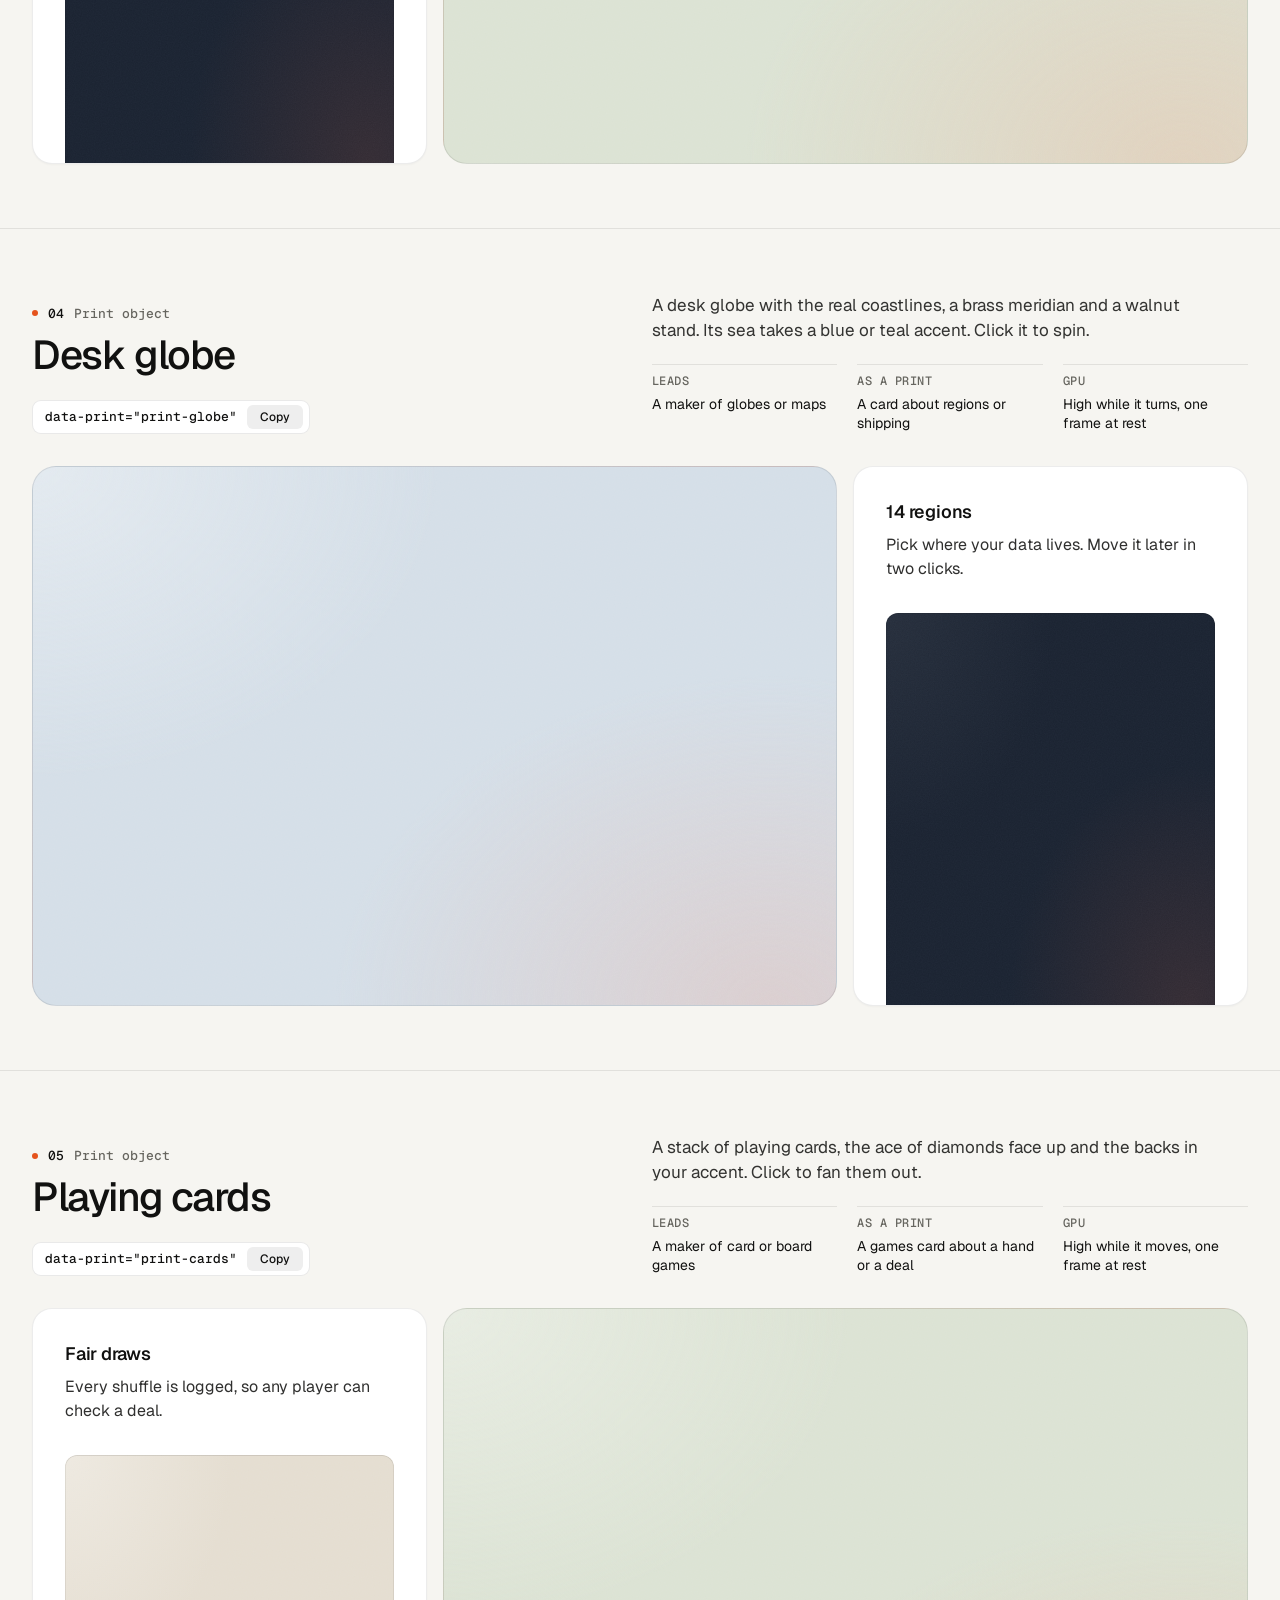
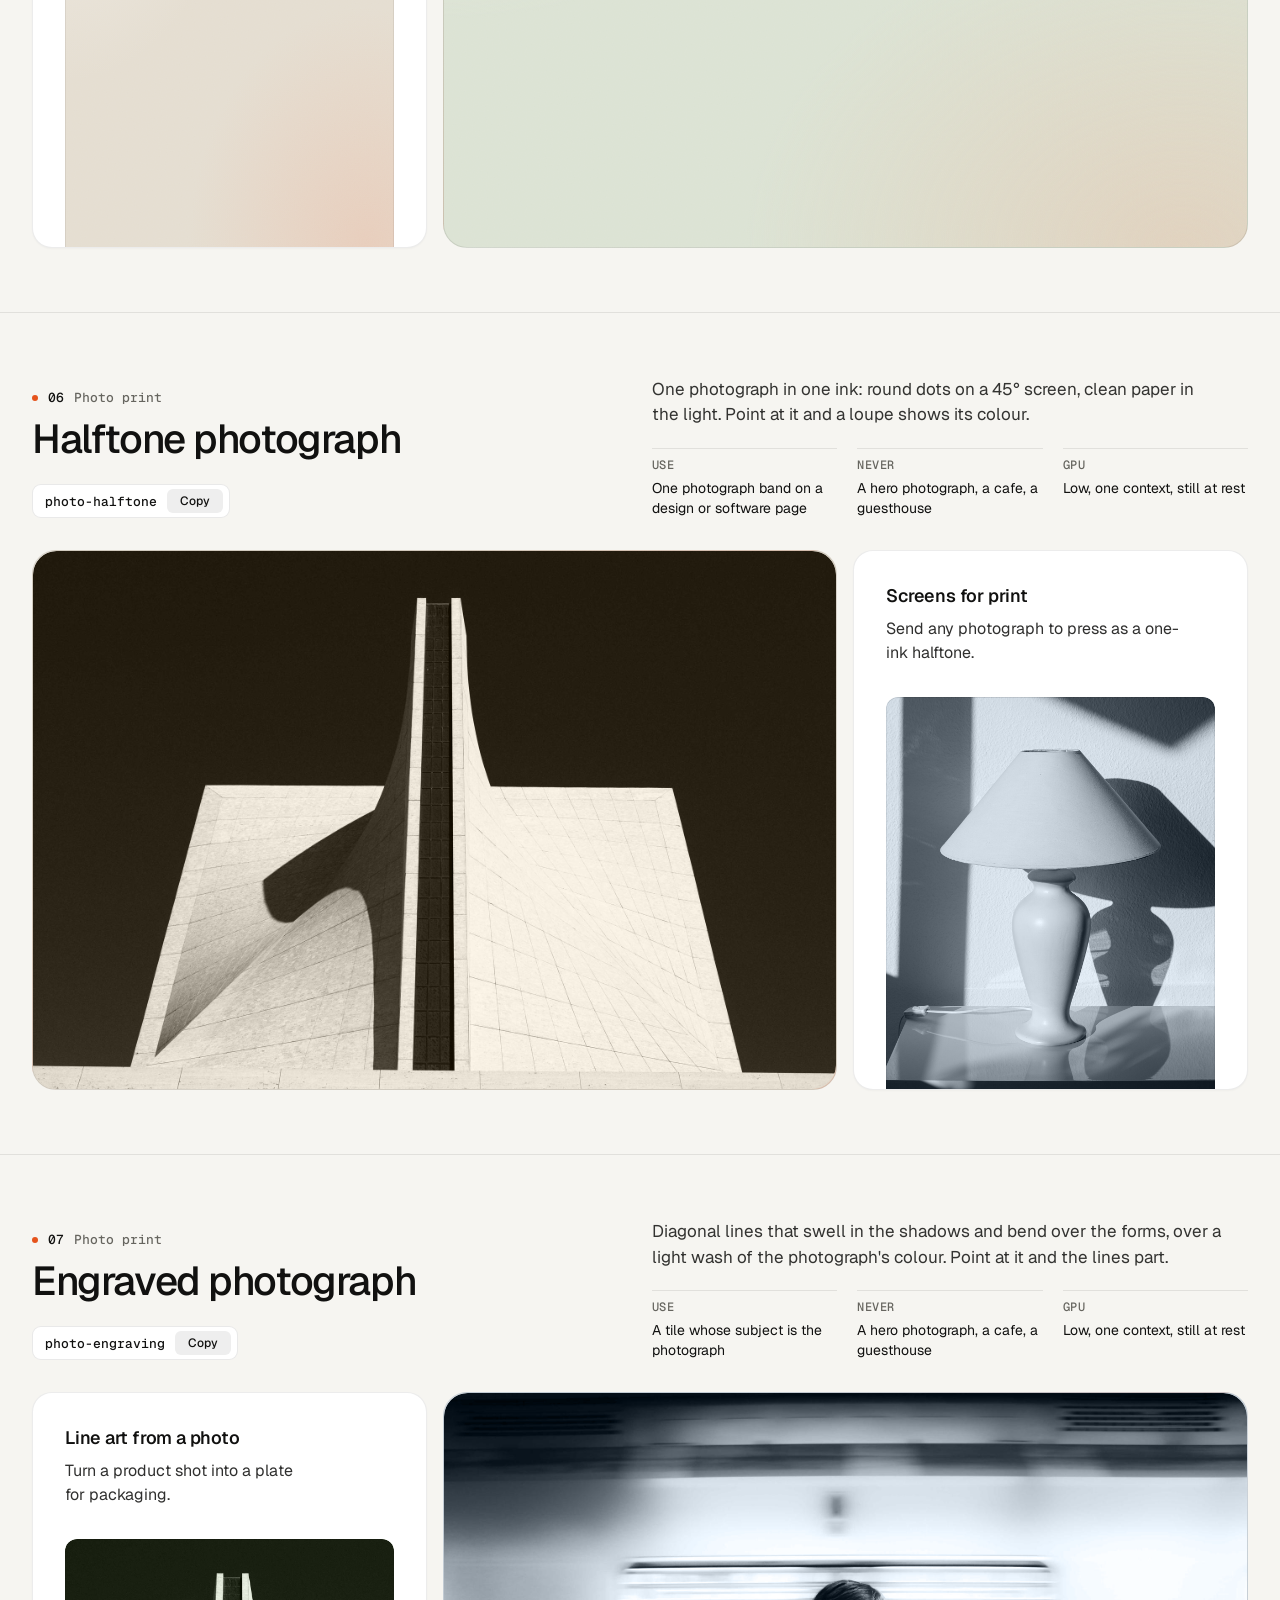
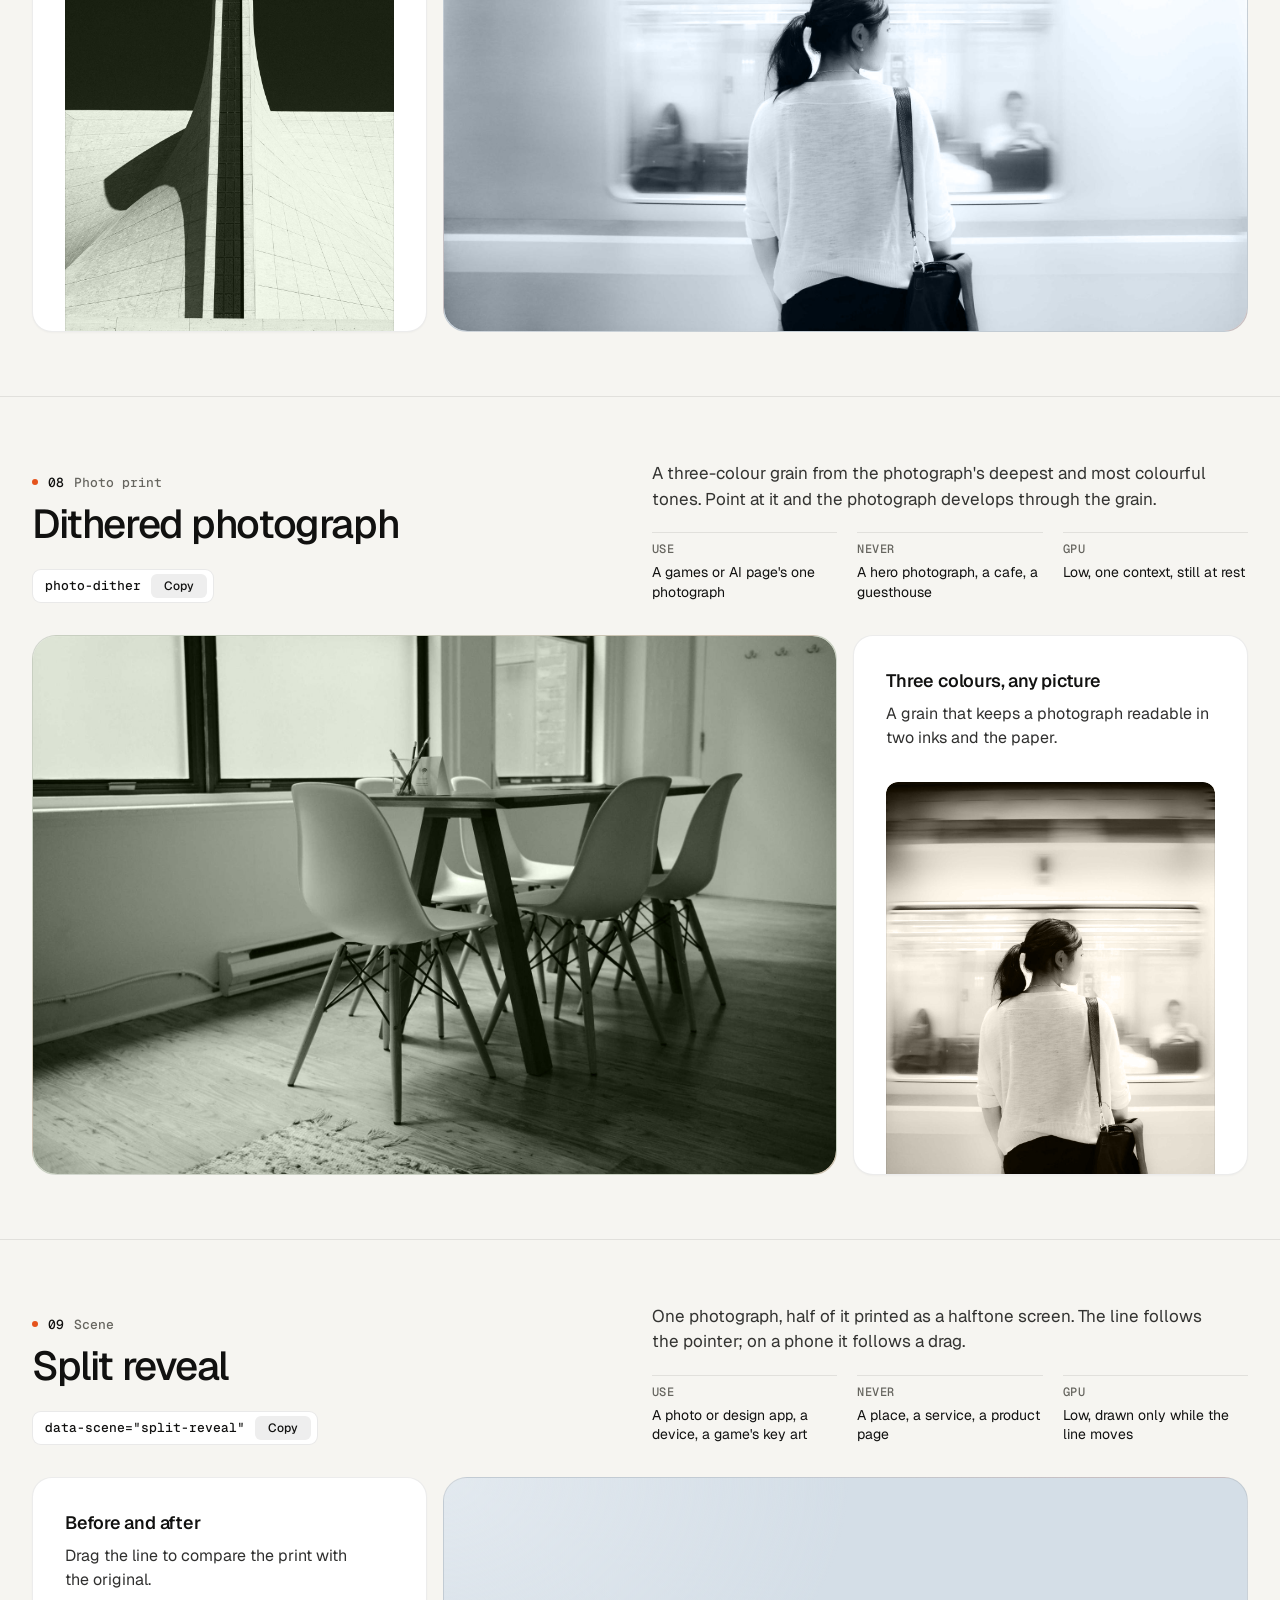
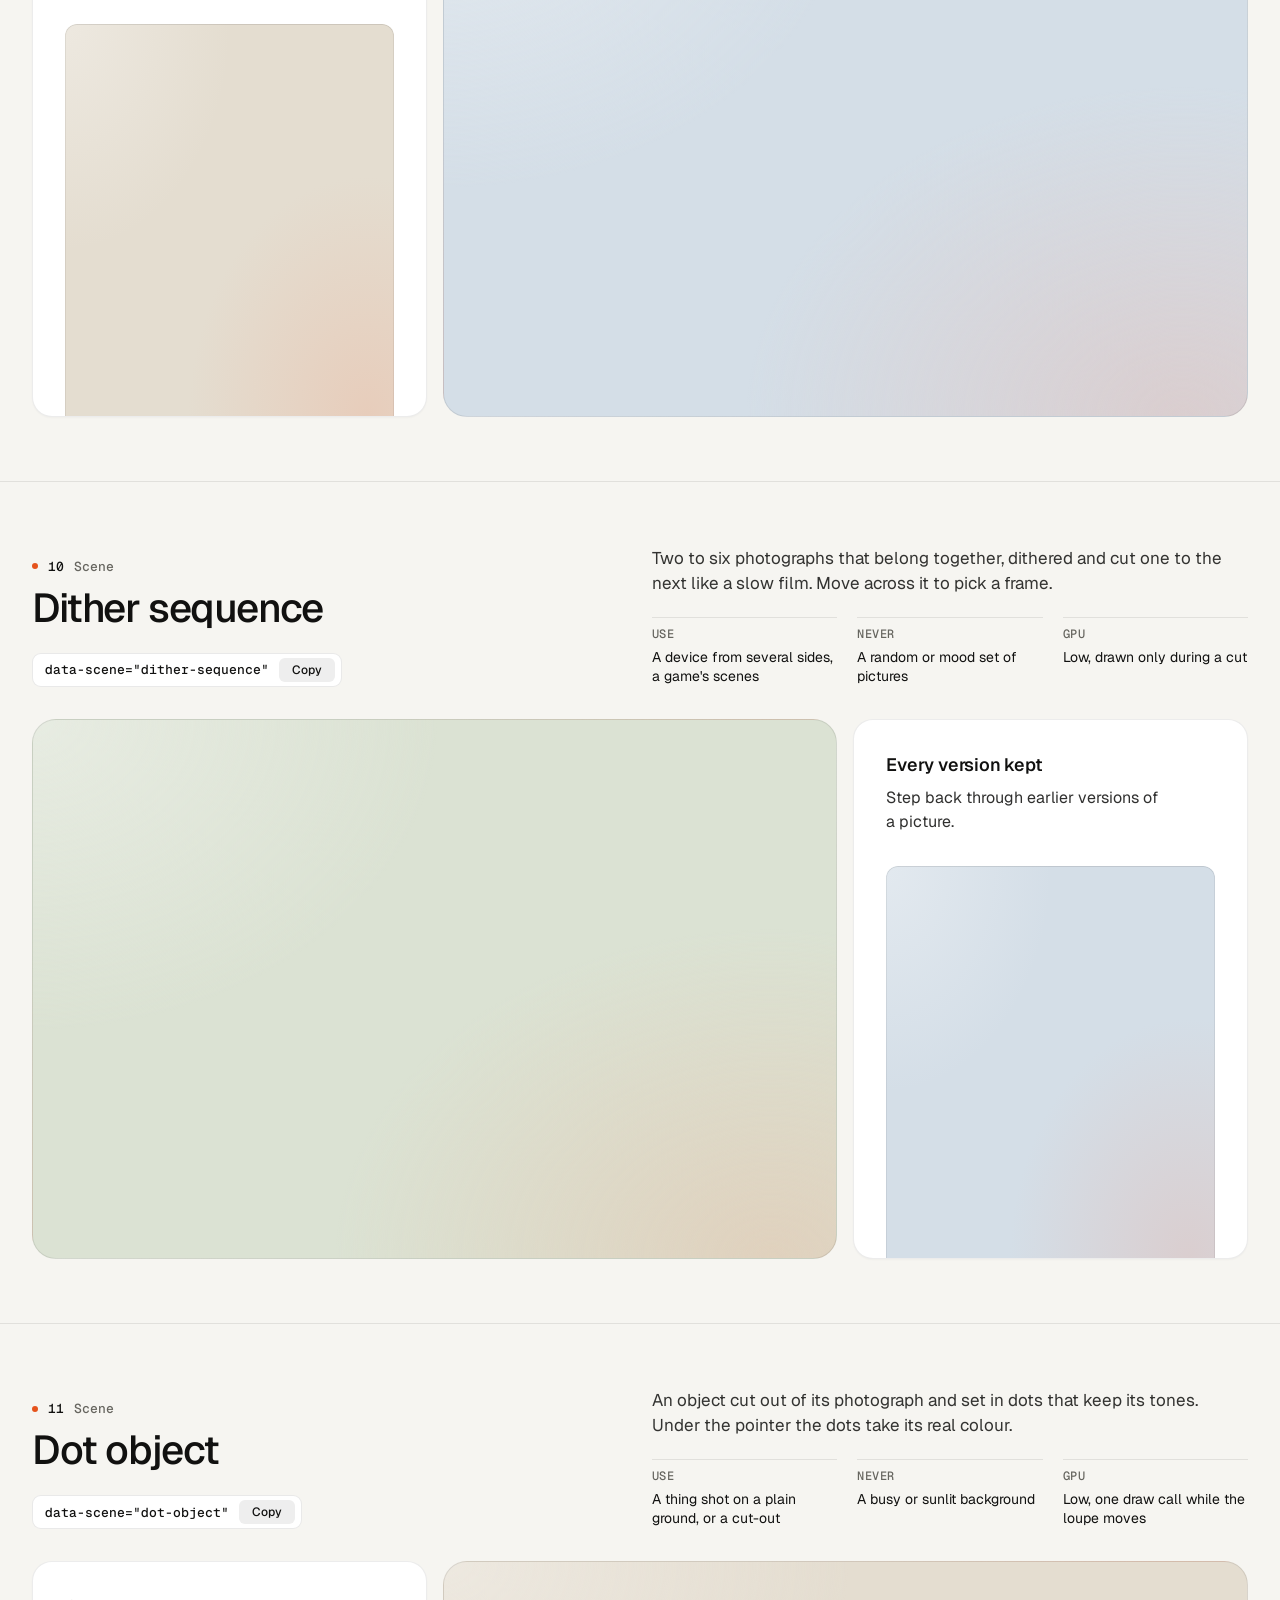
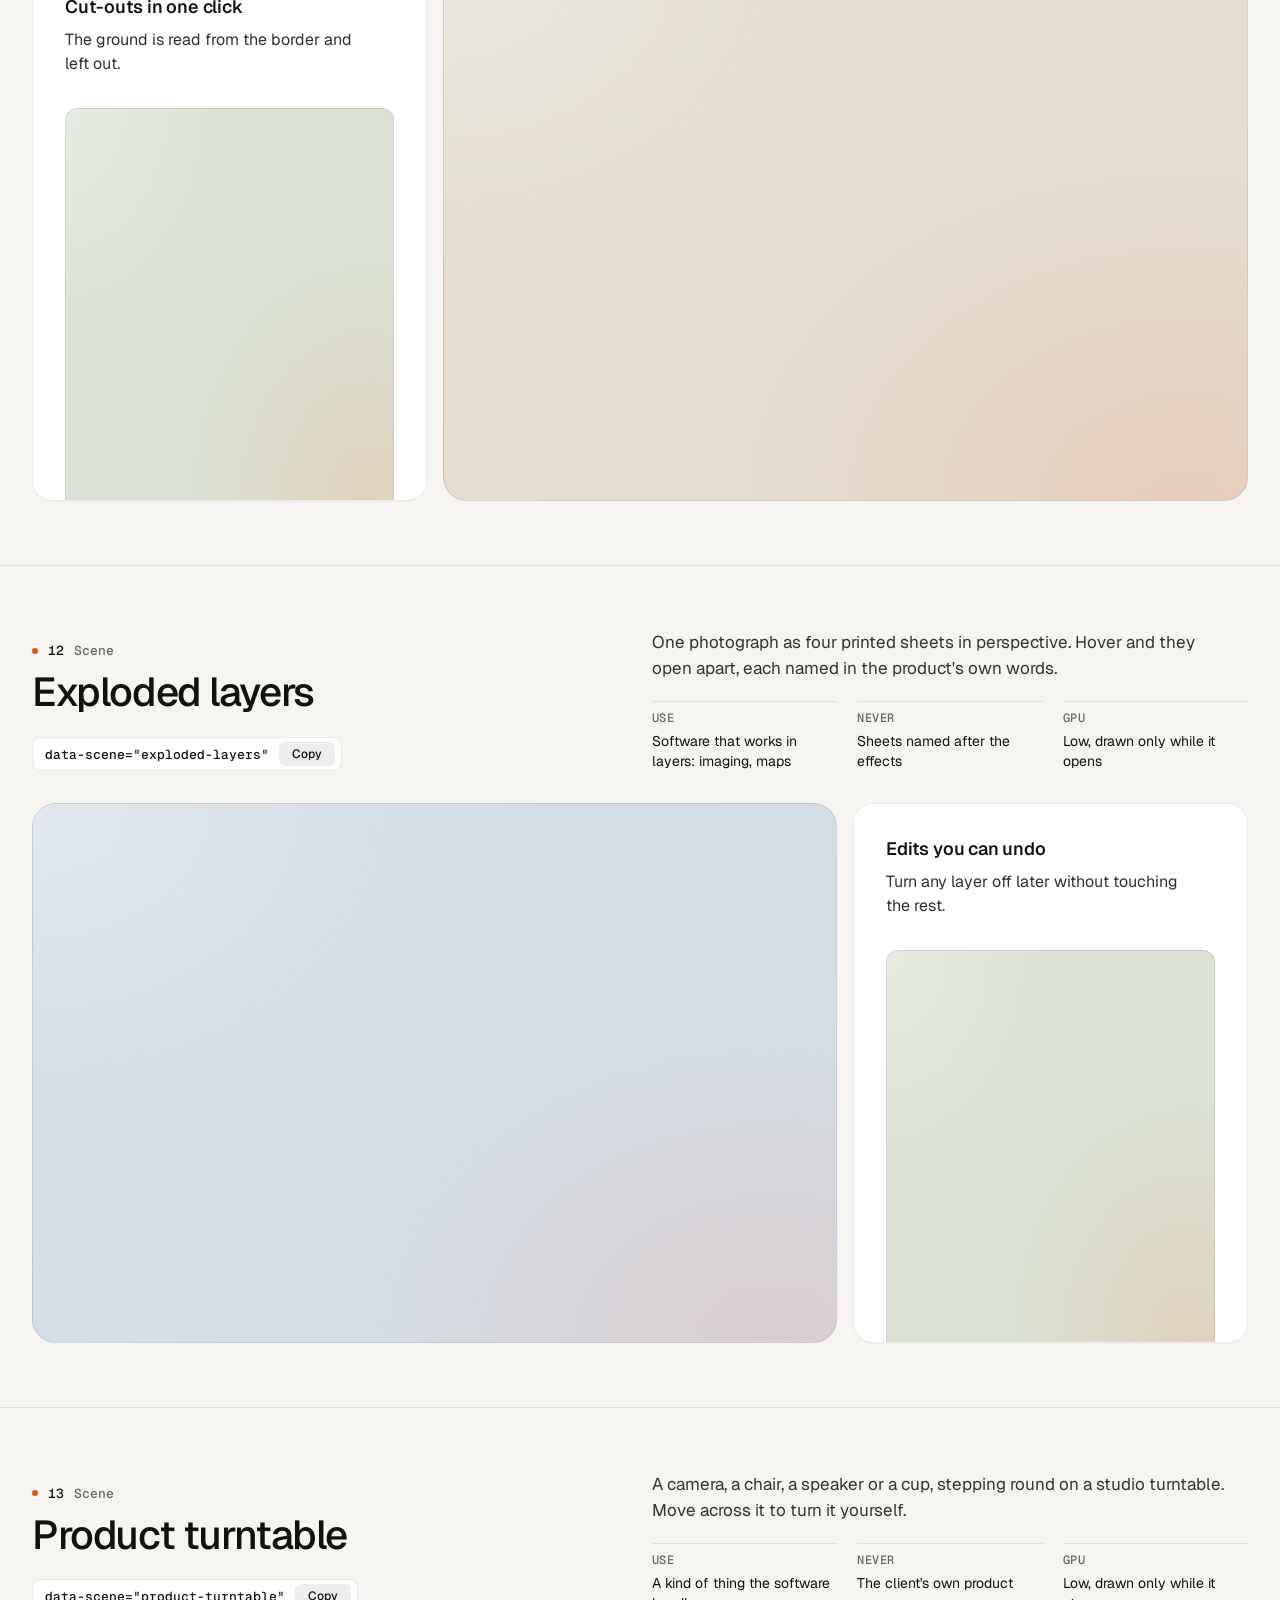
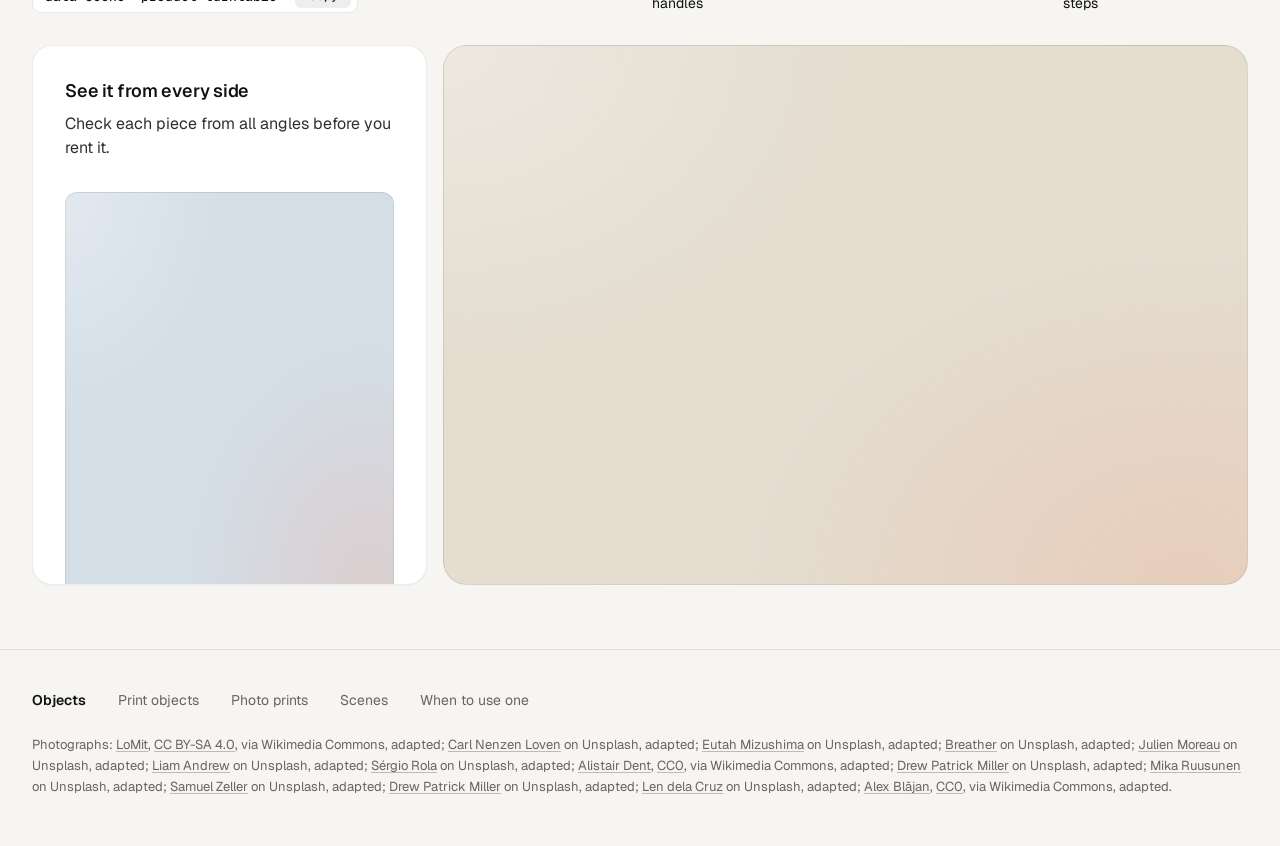
<file: .claude/skills/design-taste-frontend/assets/objects/index.html>
<!doctype html>
<html lang="en" data-palette="paper">
<head>
<script>window.__tpGlMax = 16;   /* a gallery shows many live effects at once; a page of a site keeps the default 4 (fx.js) */</script>
<meta charset="utf-8">
<meta name="viewport" content="width=device-width, initial-scale=1">
<title>Objects</title>
<meta name="description" content="Thirteen objects for one strong moment a page: products drawn in code, photographs printed by a shader, scenes that answer the pointer.">
<link rel="icon" href="data:,">
<link rel="preconnect" href="https://fonts.googleapis.com">
<link rel="preconnect" href="https://fonts.gstatic.com" crossorigin>
<link href="https://fonts.googleapis.com/css2?family=Geist:wght@300..700&family=Geist+Mono:wght@400;500&display=swap" rel="stylesheet">
<link rel="stylesheet" href="../ui/base.css">
<link rel="stylesheet" href="../ui/cards.css">
<style>
  /* palettes: page tokens, four grounds (--g1 sand, --g2 sky, --g3 sage, --g4 deep) and the globe's sea */
  :root {
    --font-text: "Geist", system-ui, sans-serif; --font-mono: "Geist Mono", ui-monospace, monospace;
    --ease: cubic-bezier(.2, .7, .2, 1);
    --gutter: 32px; --max: 1312px;
  }
  [data-palette="paper"] { --bg: #f6f5f1; --card: #ffffff; --surface: #ffffff; --ink: #111110; --muted: #66655f; --accent: #e5531c; --accent-ink: #ffffff;
    --g1: #e4ddd0; --g2: #d4dee7; --g3: #dbe2d3; --g4: #1a2230; --sea: #2f6aa8; --line: rgb(17 17 16 / 0.09); }
  [data-palette="stone"] { --bg: #e6e5e1; --card: #f3f2ef; --surface: #f3f2ef; --ink: #1a1b1d; --muted: #5d5e62; --accent: #2456d6; --accent-ink: #ffffff;
    --g1: #d6d5d0; --g2: #c9d4df; --g3: #dad3c6; --g4: #1d2633; --sea: #2456d6; --line: rgb(26 27 29 / 0.1); }
  [data-palette="graphite"] { --bg: #0b0b0c; --card: #141416; --surface: #141416; --ink: #f2f2ef; --muted: #96979c; --accent: #ff7a3c; --accent-ink: #120c08;
    --g1: #1e1d1b; --g2: #17202a; --g3: #1b201b; --g4: #23262c; --sea: #4f9be0; --line: rgb(242 242 239 / 0.09); }
  [data-palette="night"] { --bg: #070b14; --card: #0e1420; --surface: #0e1420; --ink: #e9edf3; --muted: #8b94a4; --accent: #5ab9fc; --accent-ink: #07101a;
    --g1: #121a29; --g2: #0f2231; --g3: #16202b; --g4: #1b2536; --sea: #5ab9fc; --line: rgb(233 237 243 / 0.09); }

  * { box-sizing: border-box; }
  html { scroll-padding-top: 64px; }
  html, body { margin: 0; }
  body { font-family: var(--font-text); background: var(--bg); color: var(--ink); -webkit-font-smoothing: antialiased; font-size: 16px; line-height: 1.5;
    transition: background-color 320ms var(--ease), color 320ms var(--ease); }
  a { color: inherit; }
  .wrap { max-width: var(--max); margin: 0 auto; padding: 0 var(--gutter); }

  /* ------------------------------------------------ the bar */
  .bar { position: sticky; top: 0; z-index: 30; background: color-mix(in oklab, var(--bg) 84%, transparent); backdrop-filter: blur(16px) saturate(1.2); border-bottom: 1px solid var(--line); }
  .bar__in { height: 64px; display: flex; align-items: center; gap: 32px; }
  .brand { display: inline-flex; align-items: center; gap: 10px; font-weight: 600; font-size: 15px; letter-spacing: -0.01em; text-decoration: none; }
  .brand svg { width: 22px; height: 22px; }
  .brand svg .a { fill: var(--accent); transition: transform 420ms var(--ease); transform-origin: 11px 11px; }
  .brand:hover svg .a { transform: rotate(90deg); }
  .nav { display: flex; gap: 24px; font-size: 14px; }
  .nav a { position: relative; text-decoration: none; color: var(--muted); transition: color 180ms ease; padding: 6px 0; }
  .nav a::after { content: ""; position: absolute; left: 0; right: 0; bottom: 0; height: 1px; background: currentColor; transform: scaleX(0); transform-origin: left; transition: transform 260ms var(--ease); }
  .nav a:hover { color: var(--ink); }
  .nav a:hover::after { transform: scaleX(1); }
  .sp { flex: 1; }
  .swatches { display: flex; align-items: center; gap: 6px; padding: 4px; border-radius: 999px; border: 1px solid var(--line); background: var(--card); }
  .sw { position: relative; width: 26px; height: 26px; border-radius: 50%; border: 0; padding: 0; cursor: pointer; background: linear-gradient(135deg, var(--s-bg) 0 50%, var(--s-ac) 50% 100%);
    box-shadow: inset 0 0 0 1px rgb(0 0 0 / 0.12); transition: transform 200ms var(--ease); }
  .sw::after { content: ""; position: absolute; inset: -3px; border-radius: 50%; box-shadow: 0 0 0 1.5px var(--ink); opacity: 0; transform: scale(0.8); transition: opacity 200ms ease, transform 260ms var(--ease); }
  .sw:hover { transform: scale(1.08); }
  .sw:active { transform: scale(0.94); }
  .sw[aria-pressed="true"]::after { opacity: 1; transform: scale(1); }
  .sw:focus-visible { outline: 2px solid var(--ink); outline-offset: 3px; }
  .sw-label { font-size: 13px; color: var(--muted); min-width: 60px; text-align: right; }

  /* ------------------------------------------------ grounds: a soft lit mesh of the ground's own tone, a fine grain */
  .gr, .card > .panel.gr { --calm-k: 0%; background-color: var(--pg);
    background-image:
      radial-gradient(80% 90% at 92% 100%, color-mix(in oklab, var(--accent) 13%, var(--pg)), transparent 68%),
      radial-gradient(70% 80% at 0% 0%, color-mix(in oklab, var(--lift, #ffffff) var(--lift-k, 34%), var(--pg)), transparent 72%); }
  .gr.dk, [data-palette="graphite"] .gr, [data-palette="night"] .gr { --lift: #ffffff; --lift-k: 6%; }
  .grain { position: absolute; inset: 0; z-index: 0; pointer-events: none; opacity: .32; mix-blend-mode: soft-light; border-radius: inherit;
    background-image: url("data:image/svg+xml;utf8,<svg xmlns='http://www.w3.org/2000/svg' width='160' height='160'><filter id='n'><feTurbulence type='fractalNoise' baseFrequency='.85' numOctaves='2' stitchTiles='stitch'/><feColorMatrix values='0 0 0 0 .5  0 0 0 0 .5  0 0 0 0 .5  0 0 0 .9 0'/></filter><rect width='100%' height='100%' filter='url(%23n)'/></svg>"); }
  .slot { position: absolute; inset: 0; z-index: 1; border-radius: inherit; }
  .slot > .host { position: absolute; inset: 0; border-radius: inherit; overflow: hidden; }

  /* ------------------------------------------------ hero */
  .hero { min-height: calc(100svh - 64px); display: grid; align-items: center; padding: 56px 0; }
  .hero__grid { display: grid; grid-template-columns: repeat(12, minmax(0, 1fr)); gap: 24px; align-items: center; }
  .hero__copy { grid-column: 1 / span 5; }
  .hero h1 { margin: 0; font-size: clamp(44px, 3.4vw + 12px, 72px); line-height: 1.02; letter-spacing: -0.045em; font-weight: 520; text-wrap: balance; }
  .hero__lede { margin: 24px 0 0; font-size: 19px; line-height: 1.5; color: var(--muted); max-width: 40ch; text-wrap: pretty; }
  .index { margin: 40px 0 0; padding: 0; list-style: none; border-top: 1px solid var(--line); max-width: 460px; }
  .index a { display: grid; grid-template-columns: 1fr auto 20px; align-items: center; gap: 16px; padding: 14px 0; border-bottom: 1px solid var(--line); text-decoration: none; font-size: 16px; font-weight: 500; }
  .index a span { font: 500 13px/1 var(--font-mono); color: var(--muted); }
  .index a svg { width: 16px; height: 16px; transition: transform 260ms var(--ease); }
  .index a:hover svg { transform: translateX(4px); }
  .hero__pics { grid-column: 7 / span 6; display: grid; grid-template-columns: 1fr 1fr; gap: 16px; height: min(70svh, 660px); min-height: 440px; }
  .pic { position: relative; overflow: clip; border-radius: 20px; border: 1px solid var(--line); isolation: isolate; }
  .pic img { position: absolute; inset: 0; width: 100%; height: 100%; object-fit: cover; object-position: 50% 42%; display: block; }
  .pic--down { margin-top: 48px; }

  /* ------------------------------------------------ an object, one screen */
  .obj { min-height: calc(100svh - 64px); display: grid; align-content: center; padding: 64px 0; border-top: 1px solid var(--line); }
  .obj__head { display: grid; grid-template-columns: repeat(12, minmax(0, 1fr)); gap: 24px; align-items: end; margin-bottom: 32px; }
  .obj__title { grid-column: 1 / span 5; }
  .obj__n { margin: 0 0 14px; font: 500 13px/1 var(--font-mono); color: var(--muted); display: flex; gap: 10px; align-items: center; }
  .obj__n b { color: var(--ink); font-weight: 500; }
  .obj__n i { width: 6px; height: 6px; border-radius: 50%; background: var(--accent); display: inline-block; }
  .obj h2 { margin: 0; font-size: clamp(34px, 1.9vw + 16px, 52px); line-height: 1.04; letter-spacing: -0.035em; font-weight: 520; text-wrap: balance; }
  .obj__about { grid-column: 7 / span 6; }
  .obj__line { margin: 0; font-size: 17px; line-height: 1.5; color: color-mix(in oklab, var(--ink) 82%, var(--bg)); max-width: 52ch; text-wrap: pretty; }
  .facts { display: grid; grid-template-columns: repeat(3, minmax(0, 1fr)); gap: 20px; margin: 20px 0 0; }
  .facts div { border-top: 1px solid var(--line); padding-top: 10px; }
  .facts dt { font: 500 12px/1 var(--font-mono); color: var(--muted); text-transform: uppercase; letter-spacing: .04em; }
  .facts dd { margin: 8px 0 0; font-size: 14px; line-height: 1.4; }
  .copy { margin-top: 24px; display: inline-flex; align-items: center; gap: 10px; height: 34px; padding: 0 6px 0 12px; border-radius: 9px; border: 1px solid var(--line);
    background: var(--card); color: var(--ink); font: 500 13px/1 var(--font-mono); cursor: pointer; transition: border-color 180ms ease, transform 160ms var(--ease); }
  .copy:hover { border-color: color-mix(in oklab, var(--ink) 24%, transparent); }
  .copy:active { transform: scale(0.97); }
  .copy:focus-visible { outline: 2px solid var(--ink); outline-offset: 2px; }
  .copy em { font-style: normal; display: inline-grid; place-items: center; height: 24px; padding: 0 8px; border-radius: 6px; background: color-mix(in oklab, var(--ink) 7%, transparent); font-family: var(--font-text); font-size: 12px; overflow: hidden; }
  .copy em span { grid-area: 1 / 1; transition: transform 260ms var(--ease), opacity 200ms ease; }
  .copy em span + span { transform: translateY(110%); opacity: 0; }
  .copy.done em span:first-child { transform: translateY(-110%); opacity: 0; }
  .copy.done em span + span { transform: none; opacity: 1; }

  .duo { display: grid; grid-template-columns: repeat(12, minmax(0, 1fr)); gap: 16px; height: clamp(400px, calc(100svh - 360px), 600px); }
  .big { grid-column: 1 / span 8; position: relative; overflow: clip; isolation: isolate; border-radius: 24px; border: 1px solid var(--line); }
  .duo .card { grid-column: 9 / span 4; }
  .obj:nth-of-type(even) .big { grid-column: 5 / span 8; grid-row: 1; }
  .obj:nth-of-type(even) .duo .card { grid-column: 1 / span 4; grid-row: 1; }
  .duo .card > .panel { flex: 1 1 auto; min-height: 0; }

  /* ------------------------------------------------ footer */
  .foot { border-top: 1px solid var(--line); padding: 40px 0 48px; font-size: 14px; color: var(--muted); }
  .foot__row { display: flex; flex-wrap: wrap; gap: 12px 32px; align-items: baseline; }
  .foot__row b { color: var(--ink); font-weight: 600; }
  .foot__row a { text-decoration: none; }
  .foot__row a:hover { color: var(--ink); }
  .credits { margin: 24px 0 0; font-size: 13px; line-height: 1.6; color: var(--muted); }
  .credits a { text-decoration: underline; text-decoration-color: color-mix(in oklab, currentColor 40%, transparent); text-underline-offset: 2px; }

  @media (max-width: 1023px) {
    .hero__copy, .hero__pics { grid-column: 1 / -1; }
    .hero__pics { height: auto; min-height: 0; }
    .pic { aspect-ratio: 3 / 4; }
    .obj__title, .obj__about { grid-column: 1 / -1; }
    .duo { height: auto; grid-template-columns: minmax(0, 1fr); }
    .big, .duo .card, .obj:nth-of-type(even) .big, .obj:nth-of-type(even) .duo .card { grid-column: 1 / -1; grid-row: auto; }
    .big { aspect-ratio: 4 / 3; }
    .duo .card > .panel { flex: none; height: 320px; }
  }
  @media (max-width: 760px) {
    :root { --gutter: 16px; }
    .nav, .sw-label { display: none; }
    .hero { padding: 32px 0 40px; }
    .hero__lede { font-size: 17px; }
    .hero__pics { gap: 10px; }
    .pic { border-radius: 16px; }
    .pic--down { margin-top: 28px; }
    .obj { padding: 72px 0; min-height: 0; }
    .obj .wrap { display: flex; flex-direction: column; }
    .obj__head, .obj__about { display: contents; }
    .obj__title { order: 1; margin-bottom: 16px; }
    .obj__line { order: 2; margin-bottom: 28px; }
    .duo { order: 3; }
    .facts { order: 4; margin-top: 28px; }
    .copy, .index { display: none; }
    .facts { grid-template-columns: minmax(0, 1fr); gap: 0; }
    .facts div { display: grid; grid-template-columns: 96px 1fr; gap: 12px; padding: 10px 0; }
    .facts dd { margin: 0; }
    .big { aspect-ratio: 4 / 5; border-radius: 18px; }
    .duo .card > .panel { height: 300px; }
  }
  @media (prefers-reduced-motion: reduce) { *, *::before, *::after { transition-duration: 0ms !important; } }
</style>
</head>
<body>
<header class="bar">
  <div class="wrap bar__in">
    <a class="brand" href="#top" aria-label="Objects, back to the top">
      <svg viewBox="0 0 22 22" aria-hidden="true"><rect x="1" y="1" width="20" height="20" rx="6" fill="currentColor"/><rect class="a" x="7" y="7" width="8" height="8" rx="2"/></svg>
      Objects
    </a>
    <nav class="nav" aria-label="Families">
      <a href="#print-cup">Print objects</a>
      <a href="#photo-halftone">Photo prints</a>
      <a href="#split-reveal">Scenes</a>
    </nav>
    <span class="sp"></span>
    <span class="sw-label" id="sw-label">Paper</span>
    <div class="swatches" role="group" aria-label="Palette">
      <button type="button" class="sw" data-pal="paper" aria-label="Paper" aria-pressed="true" style="--s-bg:#f6f5f1;--s-ac:#e5531c"></button>
      <button type="button" class="sw" data-pal="stone" aria-label="Stone" aria-pressed="false" style="--s-bg:#e6e5e1;--s-ac:#2456d6"></button>
      <button type="button" class="sw" data-pal="graphite" aria-label="Graphite" aria-pressed="false" style="--s-bg:#141416;--s-ac:#ff7a3c"></button>
      <button type="button" class="sw" data-pal="night" aria-label="Night" aria-pressed="false" style="--s-bg:#0e1420;--s-ac:#5ab9fc"></button>
    </div>
  </div>
</header>

<main id="top">
  <section class="hero">
    <div class="wrap hero__grid">
      <div class="hero__copy">
        <h1>Objects for one strong moment a page.</h1>
        <p class="hero__lede">Products drawn in code, photographs printed by a shader, and scenes that answer the pointer. A photograph leads where there is one. An object leads where there is none.</p>
        <ul class="index">
          <li><a href="#print-cup">Print objects <span>05</span><svg viewBox="0 0 16 16" fill="none" stroke="currentColor" stroke-width="1.5" aria-hidden="true"><path d="M3 8h10M9 4l4 4-4 4"/></svg></a></li>
          <li><a href="#photo-halftone">Photo prints <span>03</span><svg viewBox="0 0 16 16" fill="none" stroke="currentColor" stroke-width="1.5" aria-hidden="true"><path d="M3 8h10M9 4l4 4-4 4"/></svg></a></li>
          <li><a href="#split-reveal">Scenes <span>05</span><svg viewBox="0 0 16 16" fill="none" stroke="currentColor" stroke-width="1.5" aria-hidden="true"><path d="M3 8h10M9 4l4 4-4 4"/></svg></a></li>
        </ul>
      </div>
      <div class="hero__pics">
        <div class="pic"><img src="photo-kit/photos/lamp.jpg" width="1280" height="1757" alt="Cream ceramic table lamp on a glossy side table in low sun" decoding="async"></div>
        <article class="pic pic--down gr" style="--pg: var(--g1)" aria-label="A balanced-arm desk lamp">
          <div class="grain"></div>
          <div class="slot" data-slot='{"kind":"print","id":"print-lamp","place":"card","ground":"g1","params":{"size":1.06,"x":-0.08,"y":-0.2}}'></div>
        </article>
      </div>
    </div>
  </section>

  <!-- ===================================================== print objects -->
  <section class="obj" id="print-cup">
    <div class="wrap">
      <div class="obj__head">
        <div class="obj__title"><p class="obj__n"><i></i><b>01</b> Print object</p><h2>Cup and saucer</h2>
          <button type="button" class="copy" data-copy='<div data-print="print-cup" data-print-place="card"></div>'>data-print="print-cup"<em><span>Copy</span><span>Copied</span></em></button></div>
        <div class="obj__about">
          <p class="obj__line">A porcelain cup of coffee on its saucer, the glaze in your accent. Click it to stir.</p>
          <dl class="facts"><div><dt>Leads</dt><dd>A tableware maker with no photographs</dd></div><div><dt>As a print</dt><dd>A software card about a morning</dd></div><div><dt>GPU</dt><dd>High while it turns, one frame at rest</dd></div></dl>
        </div>
      </div>
      <div class="duo">
        <article class="big gr" style="--pg: var(--g1)"><div class="grain"></div>
          <div class="slot" data-slot='{"kind":"print","id":"print-cup","place":"hero","ground":"g1","params":{"size":0.96,"x":0.16,"y":-0.04}}'></div></article>
        <article class="card"><h3>Morning digest</h3><p>One email at 8:00 with everything that changed overnight.</p>
          <div class="panel gr" style="--pg: var(--g2)"><div class="grain"></div>
            <div class="slot" data-slot='{"kind":"print","id":"print-cup","place":"card","ground":"g2","params":{"effect":"halftone","turn":0}}'></div></div></article>
      </div>
    </div>
  </section>

  <section class="obj" id="print-wheel">
    <div class="wrap">
      <div class="obj__head">
        <div class="obj__title"><p class="obj__n"><i></i><b>02</b> Print object</p><h2>Bicycle wheel</h2>
          <button type="button" class="copy" data-copy='<div data-print="print-wheel" data-print-place="card"></div>'>data-print="print-wheel"<em><span>Copy</span><span>Copied</span></em></button></div>
        <div class="obj__about">
          <p class="obj__line">A road wheel with a tan-wall tyre, an alloy rim and 24 spokes, the hub in your accent. Click it to spin it up.</p>
          <dl class="facts"><div><dt>Leads</dt><dd>A maker of wheels or hubs, never a whole bike</dd></div><div><dt>As a print</dt><dd>A card about speed or a mechanism</dd></div><div><dt>GPU</dt><dd>High while it turns, one frame at rest</dd></div></dl>
        </div>
      </div>
      <div class="duo">
        <article class="big gr" style="--pg: var(--g2)"><div class="grain"></div>
          <div class="slot" data-slot='{"kind":"print","id":"print-wheel","place":"card","ground":"g2","params":{"size":1.34,"x":-0.08,"y":-0.3}}'></div></article>
        <article class="card"><h3>Background sync</h3><p>Runs every five minutes, whether the app is open or not.</p>
          <div class="panel gr" style="--pg: var(--g3)"><div class="grain"></div>
            <div class="slot" data-slot='{"kind":"print","id":"print-wheel","place":"card","ground":"g3","params":{"effect":"halftone","turn":0}}'></div></div></article>
      </div>
    </div>
  </section>

  <section class="obj" id="print-lamp">
    <div class="wrap">
      <div class="obj__head">
        <div class="obj__title"><p class="obj__n"><i></i><b>03</b> Print object</p><h2>Desk lamp</h2>
          <button type="button" class="copy" data-copy='<div data-print="print-lamp" data-print-place="card"></div>'>data-print="print-lamp"<em><span>Copy</span><span>Copied</span></em></button></div>
        <div class="obj__about">
          <p class="obj__line">A balanced-arm desk lamp on chrome springs, the base and shade enamelled in your accent. Click it to switch it on.</p>
          <dl class="facts"><div><dt>Leads</dt><dd>A lighting maker with no photographs</dd></div><div><dt>As a print</dt><dd>A card about focus or working late</dd></div><div><dt>GPU</dt><dd>High while it moves, one frame at rest</dd></div></dl>
        </div>
      </div>
      <div class="duo">
        <article class="big gr" style="--pg: var(--g3)"><div class="grain"></div>
          <div class="slot" data-slot='{"kind":"print","id":"print-lamp","place":"hero","ground":"g3","params":{"size":0.98,"x":0.14,"y":-0.06,"angle":-24}}'></div></article>
        <article class="card"><h3>Focus mode</h3><p>Alerts wait until you switch it off.</p>
          <div class="panel gr dk" style="--pg: var(--g4)"><div class="grain"></div>
            <div class="slot" data-slot='{"kind":"print","id":"print-lamp","place":"card","ground":"g4","params":{"effect":"dither","step":1,"turn":0}}' aria-label="A desk lamp, switched on"></div></div></article>
      </div>
    </div>
  </section>

  <section class="obj" id="print-globe">
    <div class="wrap">
      <div class="obj__head">
        <div class="obj__title"><p class="obj__n"><i></i><b>04</b> Print object</p><h2>Desk globe</h2>
          <button type="button" class="copy" data-copy='<div data-print="print-globe" data-print-place="card" data-print-params=&apos;{"effect":"engrave"}&apos;></div>'>data-print="print-globe"<em><span>Copy</span><span>Copied</span></em></button></div>
        <div class="obj__about">
          <p class="obj__line">A desk globe with the real coastlines, a brass meridian and a walnut stand. Its sea takes a blue or teal accent. Click it to spin.</p>
          <dl class="facts"><div><dt>Leads</dt><dd>A maker of globes or maps</dd></div><div><dt>As a print</dt><dd>A card about regions or shipping</dd></div><div><dt>GPU</dt><dd>High while it turns, one frame at rest</dd></div></dl>
        </div>
      </div>
      <div class="duo">
        <article class="big gr" style="--pg: var(--g2)"><div class="grain"></div>
          <div class="slot" data-slot='{"kind":"print","id":"print-globe","place":"card","ground":"g2","sea":true,"params":{"size":1.3,"x":-0.1,"y":-0.3}}'></div></article>
        <article class="card"><h3>14 regions</h3><p>Pick where your data lives. Move it later in two clicks.</p>
          <div class="panel gr dk" style="--pg: var(--g4)"><div class="grain"></div>
            <div class="slot" data-slot='{"kind":"print","id":"print-globe","place":"card","ground":"g4","sea":true,"params":{"effect":"engrave","turn":0}}'></div></div></article>
      </div>
    </div>
  </section>

  <section class="obj" id="print-cards">
    <div class="wrap">
      <div class="obj__head">
        <div class="obj__title"><p class="obj__n"><i></i><b>05</b> Print object</p><h2>Playing cards</h2>
          <button type="button" class="copy" data-copy='<div data-print="print-cards" data-print-place="card"></div>'>data-print="print-cards"<em><span>Copy</span><span>Copied</span></em></button></div>
        <div class="obj__about">
          <p class="obj__line">A stack of playing cards, the ace of diamonds face up and the backs in your accent. Click to fan them out.</p>
          <dl class="facts"><div><dt>Leads</dt><dd>A maker of card or board games</dd></div><div><dt>As a print</dt><dd>A games card about a hand or a deal</dd></div><div><dt>GPU</dt><dd>High while it moves, one frame at rest</dd></div></dl>
        </div>
      </div>
      <div class="duo">
        <article class="big gr" style="--pg: var(--g3)"><div class="grain"></div>
          <div class="slot" data-slot='{"kind":"print","id":"print-cards","place":"hero","ground":"g3","params":{"size":0.98,"x":0.16,"y":-0.04}}'></div></article>
        <article class="card"><h3>Fair draws</h3><p>Every shuffle is logged, so any player can check a deal.</p>
          <div class="panel gr" style="--pg: var(--g1)"><div class="grain"></div>
            <div class="slot" data-slot='{"kind":"print","id":"print-cards","place":"card","ground":"g1","params":{"effect":"halftone","turn":0}}'></div></div></article>
      </div>
    </div>
  </section>

  <!-- ===================================================== photo prints -->
  <section class="obj" id="photo-halftone">
    <div class="wrap">
      <div class="obj__head">
        <div class="obj__title"><p class="obj__n"><i></i><b>06</b> Photo print</p><h2>Halftone photograph</h2>
          <button type="button" class="copy" data-copy="import print from './assets/objects/photo-halftone/object.js'; print.mount(frame, { palette: fx.readPalette(frame) });">photo-halftone<em><span>Copy</span><span>Copied</span></em></button></div>
        <div class="obj__about">
          <p class="obj__line">One photograph in one ink: round dots on a 45° screen, clean paper in the light. Point at it and a loupe shows its colour.</p>
          <dl class="facts"><div><dt>Use</dt><dd>One photograph band on a design or software page</dd></div><div><dt>Never</dt><dd>A hero photograph, a cafe, a guesthouse</dd></div><div><dt>GPU</dt><dd>Low, one context, still at rest</dd></div></dl>
        </div>
      </div>
      <div class="duo">
        <article class="big gr" style="--pg: var(--g1)">
          <div class="slot" data-slot='{"kind":"photo","id":"photo-halftone","ground":"g1","photo":"concrete"}'></div></article>
        <article class="card"><h3>Screens for print</h3><p>Send any photograph to press as a one-ink halftone.</p>
          <div class="panel gr" style="--pg: var(--g2)">
            <div class="slot" data-slot='{"kind":"photo","id":"photo-halftone","ground":"g2","photo":"lamp","params":{"tint":1}}'></div></div></article>
      </div>
    </div>
  </section>

  <section class="obj" id="photo-engraving">
    <div class="wrap">
      <div class="obj__head">
        <div class="obj__title"><p class="obj__n"><i></i><b>07</b> Photo print</p><h2>Engraved photograph</h2>
          <button type="button" class="copy" data-copy="import print from './assets/objects/photo-engraving/object.js'; print.mount(frame, { palette: fx.readPalette(frame) });">photo-engraving<em><span>Copy</span><span>Copied</span></em></button></div>
        <div class="obj__about">
          <p class="obj__line">Diagonal lines that swell in the shadows and bend over the forms, over a light wash of the photograph's colour. Point at it and the lines part.</p>
          <dl class="facts"><div><dt>Use</dt><dd>A tile whose subject is the photograph</dd></div><div><dt>Never</dt><dd>A hero photograph, a cafe, a guesthouse</dd></div><div><dt>GPU</dt><dd>Low, one context, still at rest</dd></div></dl>
        </div>
      </div>
      <div class="duo">
        <article class="big gr" style="--pg: var(--g2)">
          <div class="slot" data-slot='{"kind":"photo","id":"photo-engraving","ground":"g2","photo":"platform","photoDark":"concrete"}'></div></article>
        <article class="card"><h3>Line art from a photo</h3><p>Turn a product shot into a plate for packaging.</p>
          <div class="panel gr" style="--pg: var(--g3)">
            <div class="slot" data-slot='{"kind":"photo","id":"photo-engraving","ground":"g3","photo":"concrete","photoDark":"room"}'></div></div></article>
      </div>
    </div>
  </section>

  <section class="obj" id="photo-dither">
    <div class="wrap">
      <div class="obj__head">
        <div class="obj__title"><p class="obj__n"><i></i><b>08</b> Photo print</p><h2>Dithered photograph</h2>
          <button type="button" class="copy" data-copy="import print from './assets/objects/photo-dither/object.js'; print.mount(frame, { palette: fx.readPalette(frame) });">photo-dither<em><span>Copy</span><span>Copied</span></em></button></div>
        <div class="obj__about">
          <p class="obj__line">A three-colour grain from the photograph's deepest and most colourful tones. Point at it and the photograph develops through the grain.</p>
          <dl class="facts"><div><dt>Use</dt><dd>A games or AI page's one photograph</dd></div><div><dt>Never</dt><dd>A hero photograph, a cafe, a guesthouse</dd></div><div><dt>GPU</dt><dd>Low, one context, still at rest</dd></div></dl>
        </div>
      </div>
      <div class="duo">
        <article class="big gr" style="--pg: var(--g3)">
          <div class="slot" data-slot='{"kind":"photo","id":"photo-dither","ground":"g3","photo":"room"}'></div></article>
        <article class="card"><h3>Three colours, any picture</h3><p>A grain that keeps a photograph readable in two inks and the paper.</p>
          <div class="panel gr" style="--pg: var(--g1)">
            <div class="slot" data-slot='{"kind":"photo","id":"photo-dither","ground":"g1","photo":"platform"}'></div></div></article>
      </div>
    </div>
  </section>

  <!-- ===================================================== scenes -->
  <section class="obj" id="split-reveal">
    <div class="wrap">
      <div class="obj__head">
        <div class="obj__title"><p class="obj__n"><i></i><b>09</b> Scene</p><h2>Split reveal</h2>
          <button type="button" class="copy" data-copy='<div data-scene="split-reveal" data-scene-src="assets/img/photo.jpg"></div>'>data-scene="split-reveal"<em><span>Copy</span><span>Copied</span></em></button></div>
        <div class="obj__about">
          <p class="obj__line">One photograph, half of it printed as a halftone screen. The line follows the pointer; on a phone it follows a drag.</p>
          <dl class="facts"><div><dt>Use</dt><dd>A photo or design app, a device, a game's key art</dd></div><div><dt>Never</dt><dd>A place, a service, a product page</dd></div><div><dt>GPU</dt><dd>Low, drawn only while the line moves</dd></div></dl>
        </div>
      </div>
      <div class="duo">
        <article class="big gr" style="--pg: var(--g2)">
          <div class="slot" data-slot='{"kind":"scene","id":"split-reveal","ground":"g2","src":"default"}'></div></article>
        <article class="card"><h3>Before and after</h3><p>Drag the line to compare the print with the original.</p>
          <div class="panel gr" style="--pg: var(--g1)">
            <div class="slot" data-slot='{"kind":"scene","id":"split-reveal","ground":"g1","src":"roof","params":{"side":"right","split":0.42}}'></div></div></article>
      </div>
    </div>
  </section>

  <section class="obj" id="dither-sequence">
    <div class="wrap">
      <div class="obj__head">
        <div class="obj__title"><p class="obj__n"><i></i><b>10</b> Scene</p><h2>Dither sequence</h2>
          <button type="button" class="copy" data-copy='<div data-scene="dither-sequence" data-scene-src=&apos;[{"src":"a.jpg"},{"src":"b.jpg"}]&apos;></div>'>data-scene="dither-sequence"<em><span>Copy</span><span>Copied</span></em></button></div>
        <div class="obj__about">
          <p class="obj__line">Two to six photographs that belong together, dithered and cut one to the next like a slow film. Move across it to pick a frame.</p>
          <dl class="facts"><div><dt>Use</dt><dd>A device from several sides, a game's scenes</dd></div><div><dt>Never</dt><dd>A random or mood set of pictures</dd></div><div><dt>GPU</dt><dd>Low, drawn only during a cut</dd></div></dl>
        </div>
      </div>
      <div class="duo">
        <article class="big gr" style="--pg: var(--g3)">
          <div class="slot" data-slot='{"kind":"scene","id":"dither-sequence","ground":"g3","src":"default"}'></div></article>
        <article class="card"><h3>Every version kept</h3><p>Step back through earlier versions of a picture.</p>
          <div class="panel gr" style="--pg: var(--g2)">
            <div class="slot" data-slot='{"kind":"scene","id":"dither-sequence","ground":"g2","src":"spirals","params":{"fit":"contain","autoplay":0}}'></div></div></article>
      </div>
    </div>
  </section>

  <section class="obj" id="dot-object">
    <div class="wrap">
      <div class="obj__head">
        <div class="obj__title"><p class="obj__n"><i></i><b>11</b> Scene</p><h2>Dot object</h2>
          <button type="button" class="copy" data-copy='<div data-scene="dot-object" data-scene-src="assets/img/object-on-white.jpg"></div>'>data-scene="dot-object"<em><span>Copy</span><span>Copied</span></em></button></div>
        <div class="obj__about">
          <p class="obj__line">An object cut out of its photograph and set in dots that keep its tones. Under the pointer the dots take its real colour.</p>
          <dl class="facts"><div><dt>Use</dt><dd>A thing shot on a plain ground, or a cut-out</dd></div><div><dt>Never</dt><dd>A busy or sunlit background</dd></div><div><dt>GPU</dt><dd>Low, one draw call while the loupe moves</dd></div></dl>
        </div>
      </div>
      <div class="duo">
        <article class="big gr" style="--pg: var(--g1)">
          <div class="slot" data-slot='{"kind":"scene","id":"dot-object","ground":"g1","src":"default"}'></div></article>
        <article class="card"><h3>Cut-outs in one click</h3><p>The ground is read from the border and left out.</p>
          <div class="panel gr" style="--pg: var(--g3)">
            <div class="slot" data-slot='{"kind":"scene","id":"dot-object","ground":"g3","src":"dahlia"}'></div></div></article>
      </div>
    </div>
  </section>

  <section class="obj" id="exploded-layers">
    <div class="wrap">
      <div class="obj__head">
        <div class="obj__title"><p class="obj__n"><i></i><b>12</b> Scene</p><h2>Exploded layers</h2>
          <button type="button" class="copy" data-copy='<div data-scene="exploded-layers" data-scene-src="assets/img/photo.jpg" data-scene-params=&apos;{"names":["Photo","Colour","Light","Depth"]}&apos;></div>'>data-scene="exploded-layers"<em><span>Copy</span><span>Copied</span></em></button></div>
        <div class="obj__about">
          <p class="obj__line">One photograph as four printed sheets in perspective. Hover and they open apart, each named in the product's own words.</p>
          <dl class="facts"><div><dt>Use</dt><dd>Software that works in layers: imaging, maps</dd></div><div><dt>Never</dt><dd>Sheets named after the effects</dd></div><div><dt>GPU</dt><dd>Low, drawn only while it opens</dd></div></dl>
        </div>
      </div>
      <div class="duo">
        <article class="big gr" style="--pg: var(--g2)">
          <div class="slot" data-slot='{"kind":"scene","id":"exploded-layers","ground":"g2","src":"default","params":{"names":["Photo","Colour","Light","Depth"]}}'></div></article>
        <article class="card"><h3>Edits you can undo</h3><p>Turn any layer off later without touching the rest.</p>
          <div class="panel gr" style="--pg: var(--g3)">
            <div class="slot" data-slot='{"kind":"scene","id":"exploded-layers","ground":"g3","src":"lattice"}'></div></div></article>
      </div>
    </div>
  </section>

  <section class="obj" id="product-turntable">
    <div class="wrap">
      <div class="obj__head">
        <div class="obj__title"><p class="obj__n"><i></i><b>13</b> Scene</p><h2>Product turntable</h2>
          <button type="button" class="copy" data-copy='<div data-scene="product-turntable" data-scene-params=&apos;{"form":"chair"}&apos;></div>'>data-scene="product-turntable"<em><span>Copy</span><span>Copied</span></em></button></div>
        <div class="obj__about">
          <p class="obj__line">A camera, a chair, a speaker or a cup, stepping round on a studio turntable. Move across it to turn it yourself.</p>
          <dl class="facts"><div><dt>Use</dt><dd>A kind of thing the software handles</dd></div><div><dt>Never</dt><dd>The client's own product</dd></div><div><dt>GPU</dt><dd>Low, drawn only while it steps</dd></div></dl>
        </div>
      </div>
      <div class="duo">
        <article class="big gr" style="--pg: var(--g1)">
          <div class="slot" data-slot='{"kind":"scene","id":"product-turntable","ground":"g1","params":{"form":"camera"}}' aria-label="A camera on a turntable"></div></article>
        <article class="card"><h3>See it from every side</h3><p>Check each piece from all angles before you rent it.</p>
          <div class="panel gr" style="--pg: var(--g2)">
            <div class="slot" data-slot='{"kind":"scene","id":"product-turntable","ground":"g2","params":{"form":"chair","start":-40,"autoplay":0}}' aria-label="A side chair"></div></div></article>
      </div>
    </div>
  </section>
</main>

<footer class="foot">
  <div class="wrap">
    <div class="foot__row">
      <b>Objects</b>
      <a href="_print-core/README.md">Print objects</a>
      <a href="photo-kit/README.md">Photo prints</a>
      <a href="_scenes/README.md">Scenes</a>
      <a href="../../references/effects-objects.md">When to use one</a>
    </div>
    <p class="credits" id="credits"></p>
  </div>
</footer>

<script type="module">
  /*
    The showcase's own mounting: every [data-slot] mounts when it comes near the screen and is destroyed
    when it leaves, and never more than MAX are mounted at once, so the page holds at most 4 live WebGL
    contexts (each mounted object holds one at most; still print objects hold none).
  */
  import fx from '../effects/fx.js';
  import { creditsLine } from './photo-kit/photo.js';
  import { DEFAULT_PHOTO as SPLIT } from './split-reveal/object.js';
  import { DEFAULT_SEQUENCE } from './dither-sequence/object.js';
  import { DEFAULT_PHOTO as TULIP } from './dot-object/object.js';
  import { DEFAULT_PHOTO as MIXER } from './exploded-layers/object.js';

  const MAX = 4, CAP = { print: 4, photo: 3, scene: 4 };
  const root = document.documentElement;
  const q = new URLSearchParams(location.search);
  const U = 'https://unsplash.com/license', CC0 = 'https://creativecommons.org/publicdomain/zero/1.0/';
  const SRC = {
    roof: { id: 618, ratio: 1.5, alt: 'Curving glass and steel lattice roof in black and white', by: 'Mika Ruusunen', licence: 'Unsplash licence', licenceUrl: U, page: 'https://unsplash.com/photos/ypVM8PnygUo' },
    lattice: { id: 893, ratio: 1.5, alt: 'Curved latticed building facade forming sweeping lines', by: 'Samuel Zeller', licence: 'Unsplash licence', licenceUrl: U, page: 'https://unsplash.com/photos/j0g8taxHZa0' },
    spirals: [
      { id: 949, ratio: 0.66, alt: 'A white spiral atrium under a glass dome, seen from below', by: 'Drew Patrick Miller', licence: 'Unsplash licence', licenceUrl: U, page: 'https://unsplash.com/photos/VLT62-JzddA' },
      { id: 679, ratio: 1, alt: 'Spiralling concrete curves around a small round window', by: 'Len dela Cruz', licence: 'Unsplash licence', licenceUrl: U, page: 'https://unsplash.com/photos/ScEKf8u7y-c' },
    ],
    dahlia: { id: 'commons-minimal-orange-dahlia', source: 'commons', ratio: 1.523, width: 5830, focus: [0.5, 0.5], alt: 'An orange dahlia on a black ground', by: 'Alex Blăjan', licence: 'CC0', licenceUrl: CC0,
      url: 'https://upload.wikimedia.org/wikipedia/commons/5/5e/Minimal_orange_dahlia_%28Unsplash%29.jpg', page: 'https://commons.wikimedia.org/wiki/File:Minimal_orange_dahlia_(Unsplash).jpg' },
  };
  const DEFAULTS = { 'split-reveal': SPLIT, 'dither-sequence': DEFAULT_SEQUENCE, 'dot-object': TULIP, 'exploded-layers': MIXER };
  const lib = await fetch(new URL('./photo-kit/photos.json', import.meta.url)).then(r => r.json()).catch(() => ({ photos: [] }));
  const PHOTOS = Object.fromEntries(lib.photos.map(p => [p.key, p]));

  // ---- palette: the page tokens, a ground's paper and an ink that reads on it
  const tok = n => getComputedStyle(root).getPropertyValue(n).trim();
  const lum = hex => { const h = hex.replace('#', ''); const c = [0, 2, 4].map(i => parseInt(h.slice(i, i + 2), 16) / 255); return 0.2126 * c[0] + 0.7152 * c[1] + 0.0722 * c[2]; };
  function paletteFor(cfg) {
    const bg = tok('--' + (cfg.ground || 'g1')), ink = tok('--ink');
    const light = lum(bg) > 0.4, pageLight = lum(ink) < 0.4;
    const gInk = light ? (pageLight ? ink : '#17181b') : (pageLight ? '#eef0f2' : ink);
    return fx.normalizePalette({ bg, surface: bg, ink: gInk, accent: cfg.sea ? tok('--sea') : tok('--accent'), accentInk: tok('--accent-ink') });
  }

  // ---- mounting
  const slots = [...document.querySelectorAll('[data-slot]')];
  const st = new Map(slots.map(el => [el, { cfg: JSON.parse(el.dataset.slot), near: false, ctrl: null, host: null, busy: false }]));
  const mods = new Map();
  const load = id => { if (!mods.has(id)) mods.set(id, import(`./${id}/object.js`).then(m => m.default)); return mods.get(id); };
  // a photo print may name a darker photograph for the dark palettes (a pale one prints as a light plate there)
  const isDark = () => lum(tok('--bg')) < 0.4;
  const photoKey = cfg => (cfg.photoDark && isDark() ? cfg.photoDark : cfg.photo);
  const srcOf = cfg => {
    if (cfg.kind === 'photo') return new URL('./photo-kit/' + PHOTOS[photoKey(cfg)].file, import.meta.url).href;
    if (!cfg.src) return undefined;
    return cfg.src === 'default' ? DEFAULTS[cfg.id] : SRC[cfg.src];
  };
  // a photo print's slot shows its photograph toned into the ground until the print draws, before it
  // mounts too: never an empty panel, even on a slow device
  function underlay(box, cfg) {
    if (cfg.kind !== 'photo') return;
    const p = PHOTOS[photoKey(cfg)];
    Object.assign(box.style, { backgroundColor: 'var(--pg)', backgroundImage: 'url(' + srcOf(cfg) + ')', backgroundSize: 'cover',
      backgroundPosition: (p.focus[0] * 100) + '% ' + (p.focus[1] * 100) + '%', backgroundBlendMode: 'luminosity' });
  }
  async function mount(el) {
    const s = st.get(el);
    s.busy = true;
    try {
      const obj = await load(s.cfg.id);
      if (!s.want) return;
      const host = document.createElement('div');
      host.className = 'host';
      if (el.hasAttribute('aria-label')) host.setAttribute('aria-label', el.getAttribute('aria-label'));
      el.appendChild(host);
      const cfg = s.cfg, palette = paletteFor(cfg);
      let ctrl;
      if (cfg.kind === 'print') ctrl = obj.mount(host, { place: cfg.place, params: cfg.params || {}, palette });
      else if (cfg.kind === 'photo') {
        const p = PHOTOS[photoKey(cfg)];
        s.photo = photoKey(cfg);
        underlay(host, cfg);
        ctrl = obj.mount(host, { palette, src: srcOf(cfg), params: { focusX: p.focus[0], focusY: p.focus[1], ...(cfg.params || {}) } });
      } else ctrl = obj.mount(host, { palette, src: srcOf(cfg), params: cfg.params || {} });
      s.ctrl = ctrl; s.host = host;
    } catch (e) { console.warn('objects:', s.cfg.id, e); }
    finally { s.busy = false; if (!s.want && s.ctrl) unmount(el); schedule(); }
  }
  function unmount(el) {
    const s = st.get(el);
    if (!s.ctrl) return;
    try { s.ctrl.destroy(); } catch (e) { console.warn(e); }
    s.host?.remove();
    s.ctrl = null; s.host = null;
  }
  let queued = 0;
  function reconcile() {
    queued = 0;
    const mid = innerHeight / 2;
    const dist = el => { const r = el.getBoundingClientRect(); return Math.abs((r.top + r.bottom) / 2 - mid); };
    // the nearest first, at most MAX, and at most CAP of one family (photo-kit warns past 3)
    const near = [], kinds = {};
    for (const el of slots.filter(e => st.get(e).near).sort((a, b) => dist(a) - dist(b))) {
      const k = st.get(el).cfg.kind;
      if (near.length < MAX && (kinds[k] || 0) < CAP[k]) { near.push(el); kinds[k] = (kinds[k] || 0) + 1; }
    }
    const want = new Set(near);
    for (const el of slots) { const s = st.get(el); s.want = want.has(el); if (!s.want && s.ctrl && !s.busy) unmount(el); }
    // never more than MAX mounted (or mounting) at once
    let count = slots.filter(el => { const s = st.get(el); return s.ctrl || s.busy; }).length;
    for (const el of near) { const s = st.get(el); if (!s.ctrl && !s.busy && count < MAX) { count++; mount(el); } }
  }
  const schedule = () => { if (!queued) queued = requestAnimationFrame(reconcile); };
  const io = new IntersectionObserver(es => { for (const e of es) st.get(e.target).near = e.isIntersecting; schedule(); }, { rootMargin: '60% 0px' });
  slots.forEach(el => io.observe(el));
  addEventListener('scroll', schedule, { passive: true });
  addEventListener('resize', schedule, { passive: true });

  // ---- palette switch
  const PAL = ['paper', 'stone', 'graphite', 'night'];
  const label = document.getElementById('sw-label');
  function setPalette(name, save) {
    if (!PAL.includes(name)) name = 'paper';
    root.dataset.palette = name;
    for (const b of document.querySelectorAll('[data-pal]')) b.setAttribute('aria-pressed', String(b.dataset.pal === name));
    label.textContent = name[0].toUpperCase() + name.slice(1);
    for (const [el, s] of st) {
      if (s.ctrl && s.cfg.kind === 'photo' && s.photo !== photoKey(s.cfg)) unmount(el);   // its photograph changes: mount it again
      else if (s.ctrl?.setPalette) s.ctrl.setPalette(paletteFor(s.cfg));
    }
    for (const [el, s] of st) underlay(el, s.cfg);
    schedule();
    if (save) try { localStorage.setItem('objects-palette', name); } catch (_) { /* private window */ }
  }
  let saved = null;
  try { saved = localStorage.getItem('objects-palette'); } catch (_) { /* private window */ }
  setPalette(q.get('palette') || saved || 'paper');
  document.querySelector('.swatches').addEventListener('click', e => { const b = e.target.closest('[data-pal]'); if (b) setPalette(b.dataset.pal, true); });

  // ---- copy a mount snippet
  document.addEventListener('click', async e => {
    const b = e.target.closest('.copy');
    if (!b) return;
    try { await navigator.clipboard.writeText(b.dataset.copy); } catch (_) { /* no clipboard: the button still answers */ }
    b.classList.add('done');
    clearTimeout(b._t); b._t = setTimeout(() => b.classList.remove('done'), 1400);
  });

  // ---- the one credit line
  const pk = ['lamp', 'concrete', 'platform', 'room'].map(k => PHOTOS[k]).filter(Boolean).map(p => ({ ...p, adapted: true }));
  const sc = [SPLIT, ...DEFAULT_SEQUENCE, TULIP, MIXER, SRC.roof, SRC.lattice, ...SRC.spirals, SRC.dahlia]
    .map(p => ({ ...p, source: p.source === 'commons' ? 'Wikimedia Commons' : (p.source || 'Unsplash'), adapted: true }));
  const seen = new Set();
  document.getElementById('credits').innerHTML = creditsLine([...pk, ...sc].filter(p => { const k = p.page || p.by; if (seen.has(k)) return false; seen.add(k); return true; }));

  // fetch every object's module and the photographs while the page is idle, so a panel mounts at once
  const prefetch = () => {
    const ids = [...new Set([...st.values()].map(s => s.cfg.id))];
    let i = 0;
    const next = () => { if (i < ids.length) load(ids[i++]).catch(() => {}).finally(() => setTimeout(next, 80)); };
    next();
    for (const p of Object.values(PHOTOS)) { const im = new Image(); im.decoding = 'async'; im.src = new URL('./photo-kit/' + p.file, import.meta.url).href; }
  };
  (window.requestIdleCallback || ((f) => setTimeout(f, 600)))(prefetch, { timeout: 1500 });

  window.__objects = { st, live: () => [...st.values()].filter(s => s.ctrl).length };
  if (document.fonts) await document.fonts.ready;
  root.dataset.ready = '1';
</script>
</body>
</html>
</file>
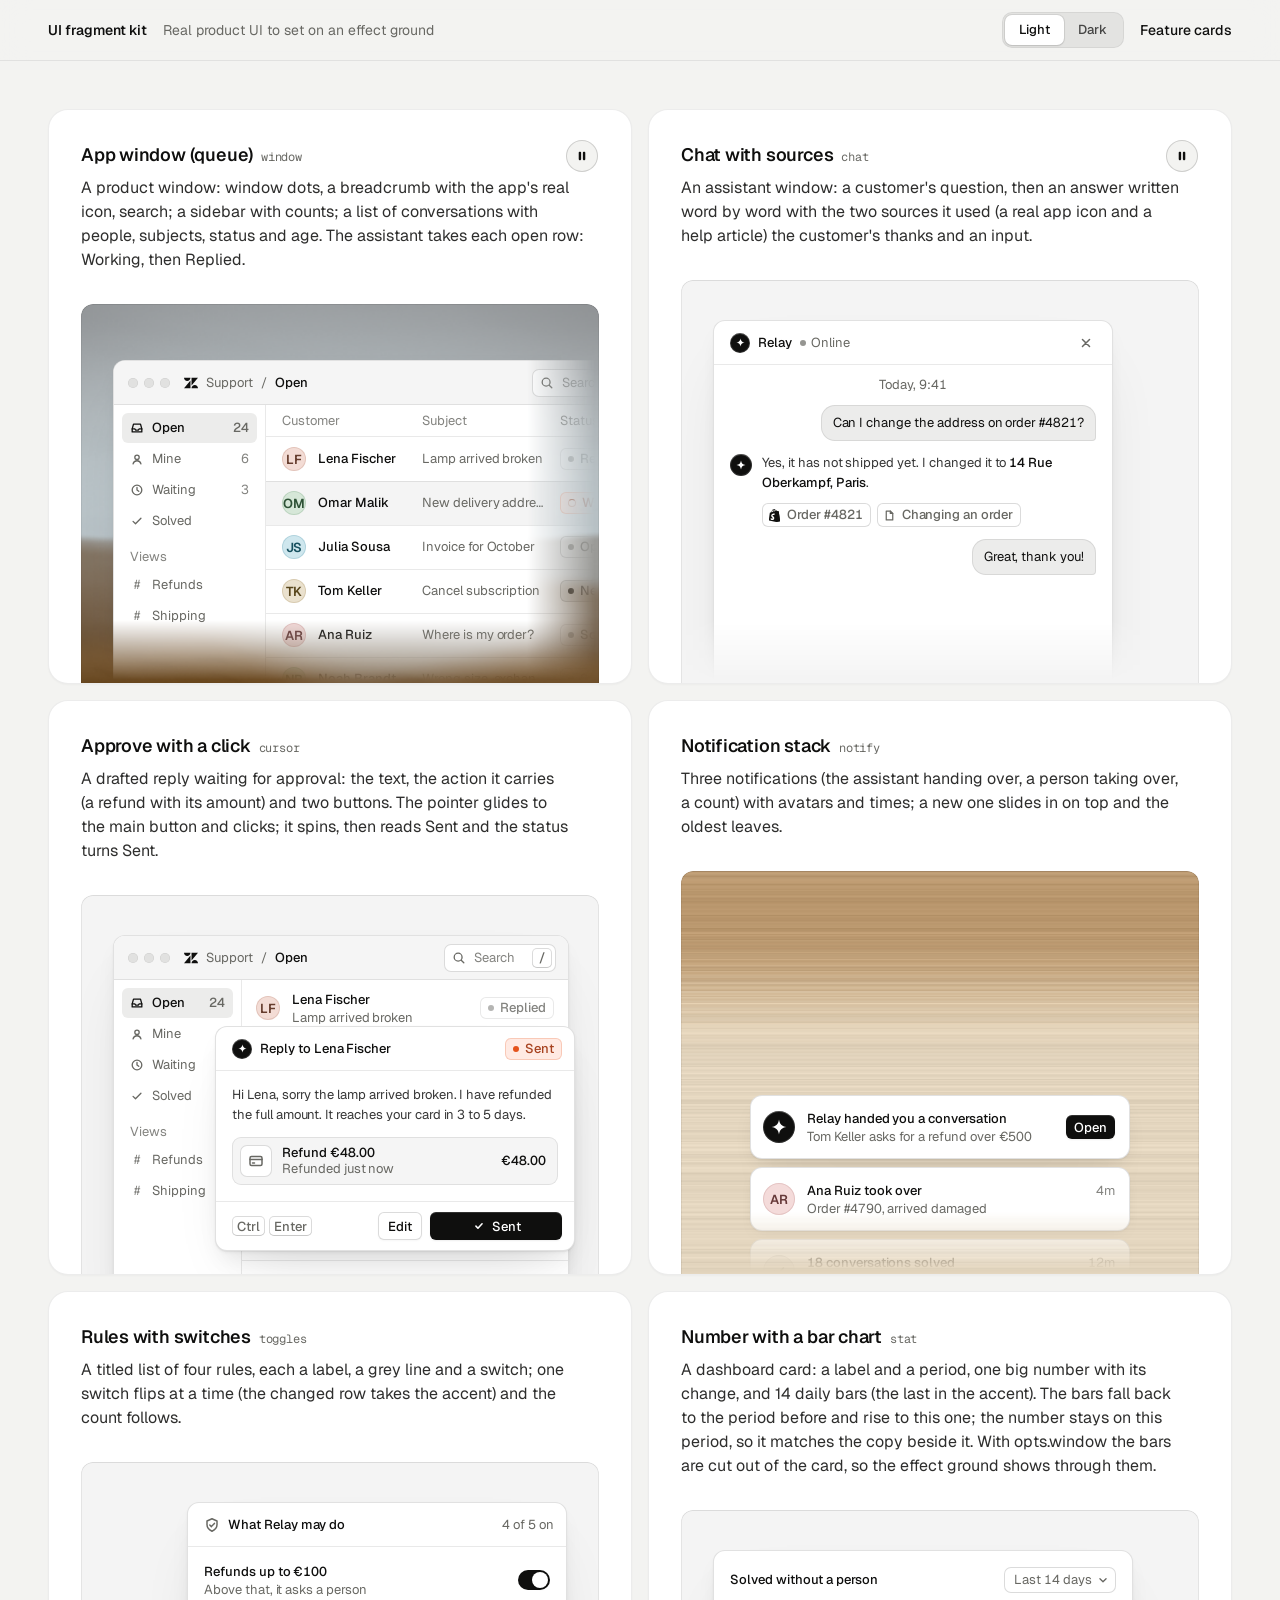
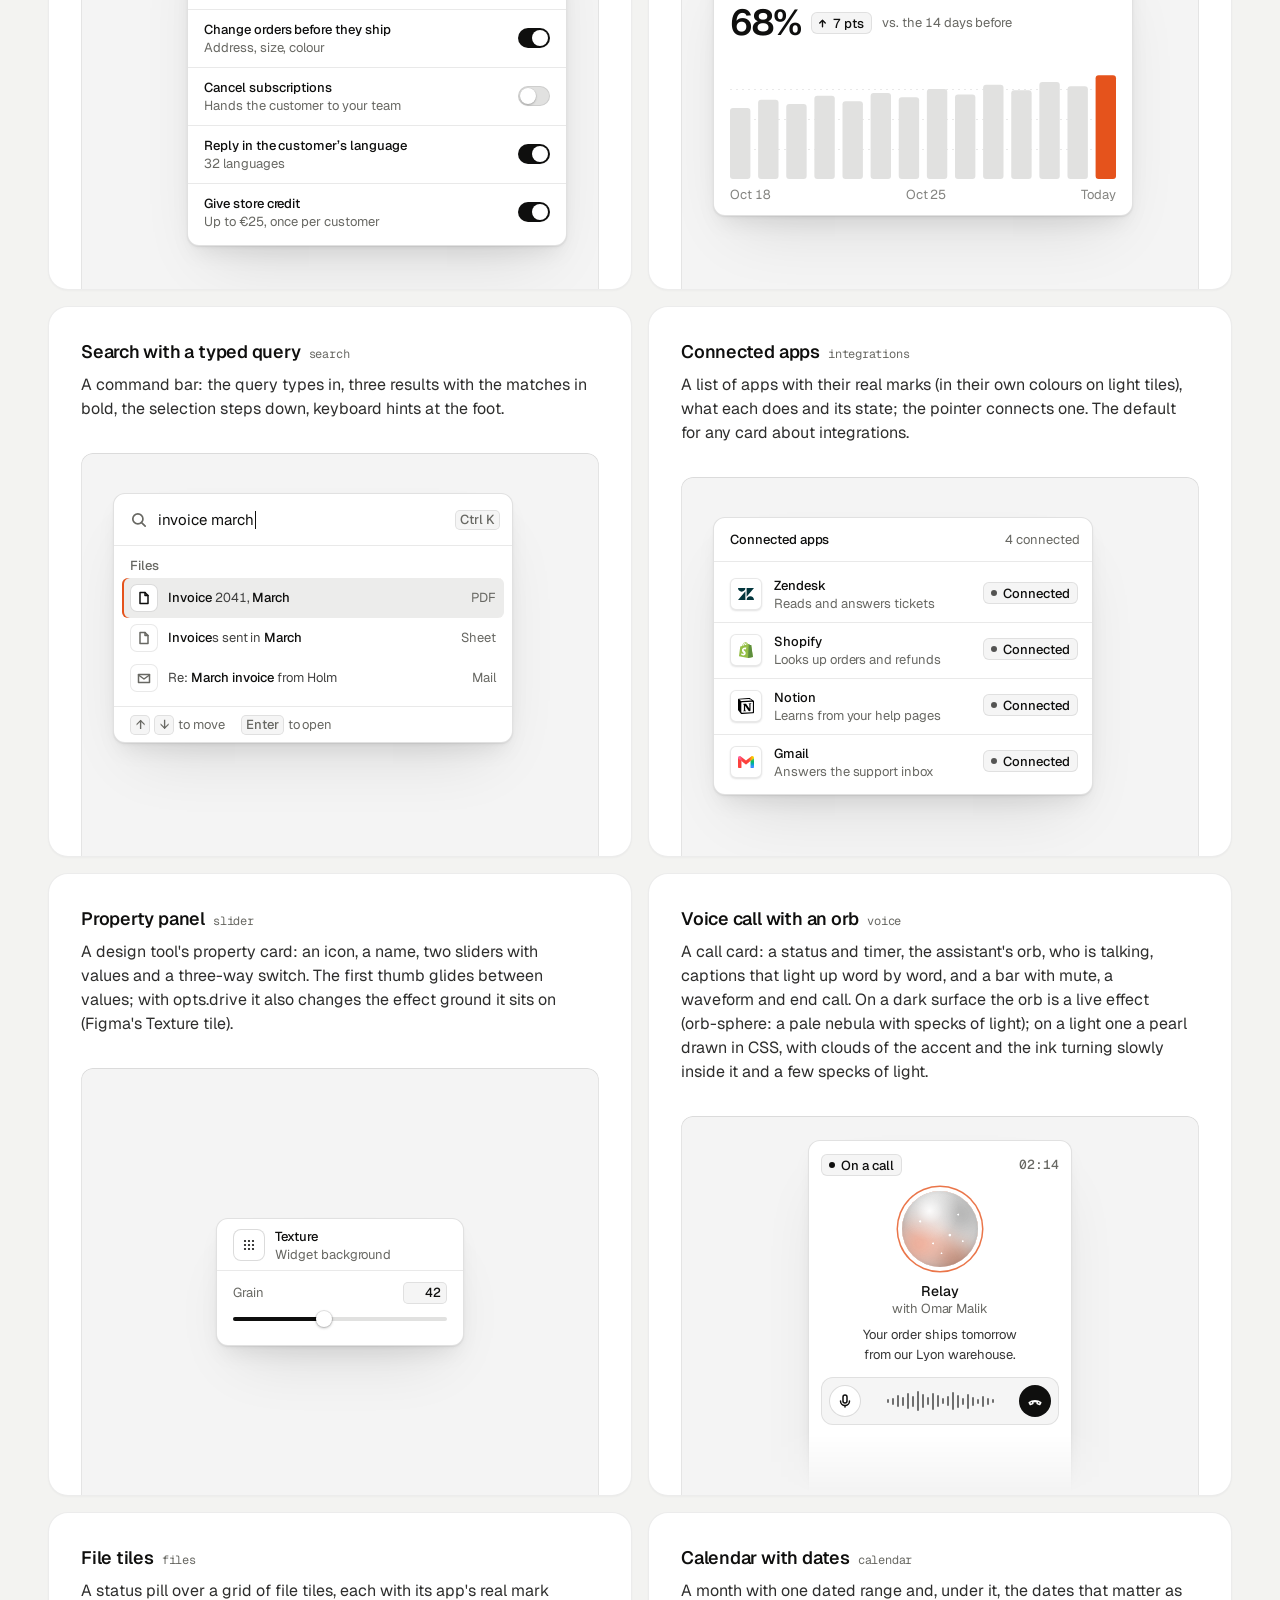
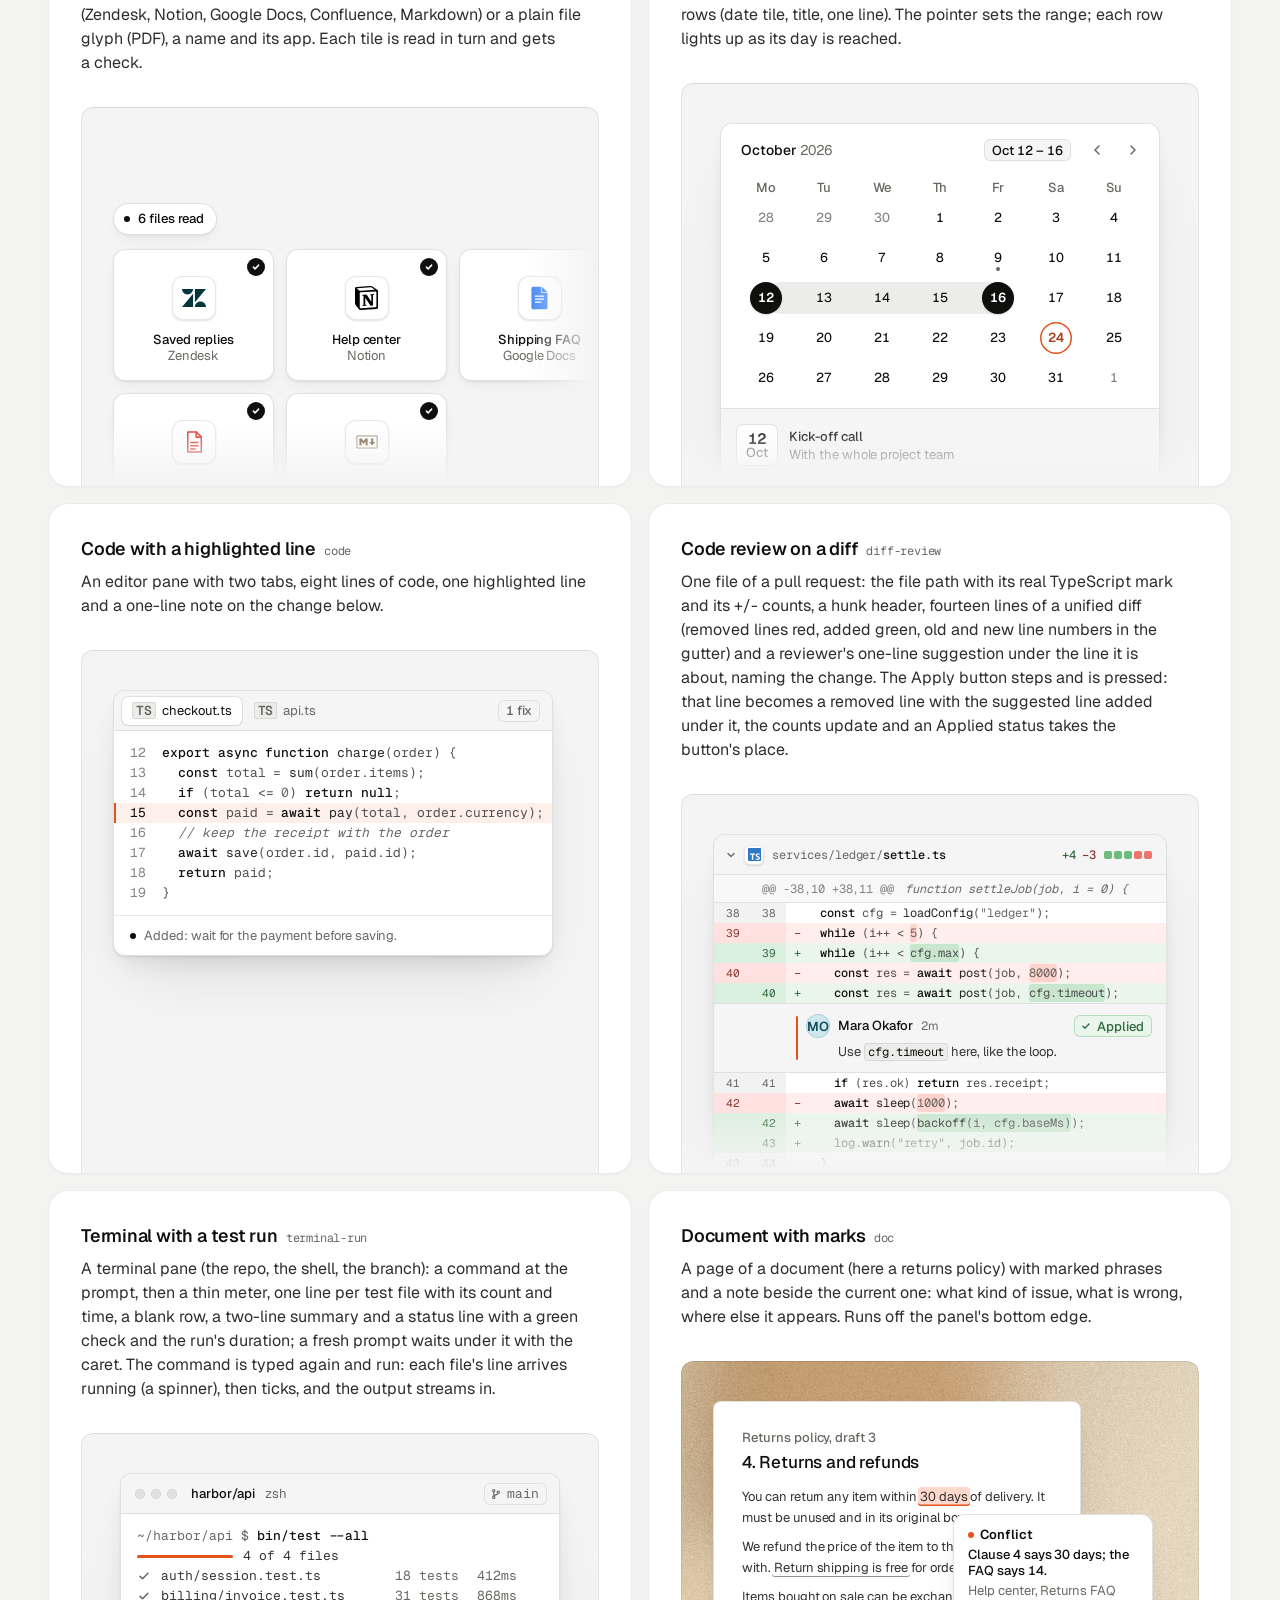
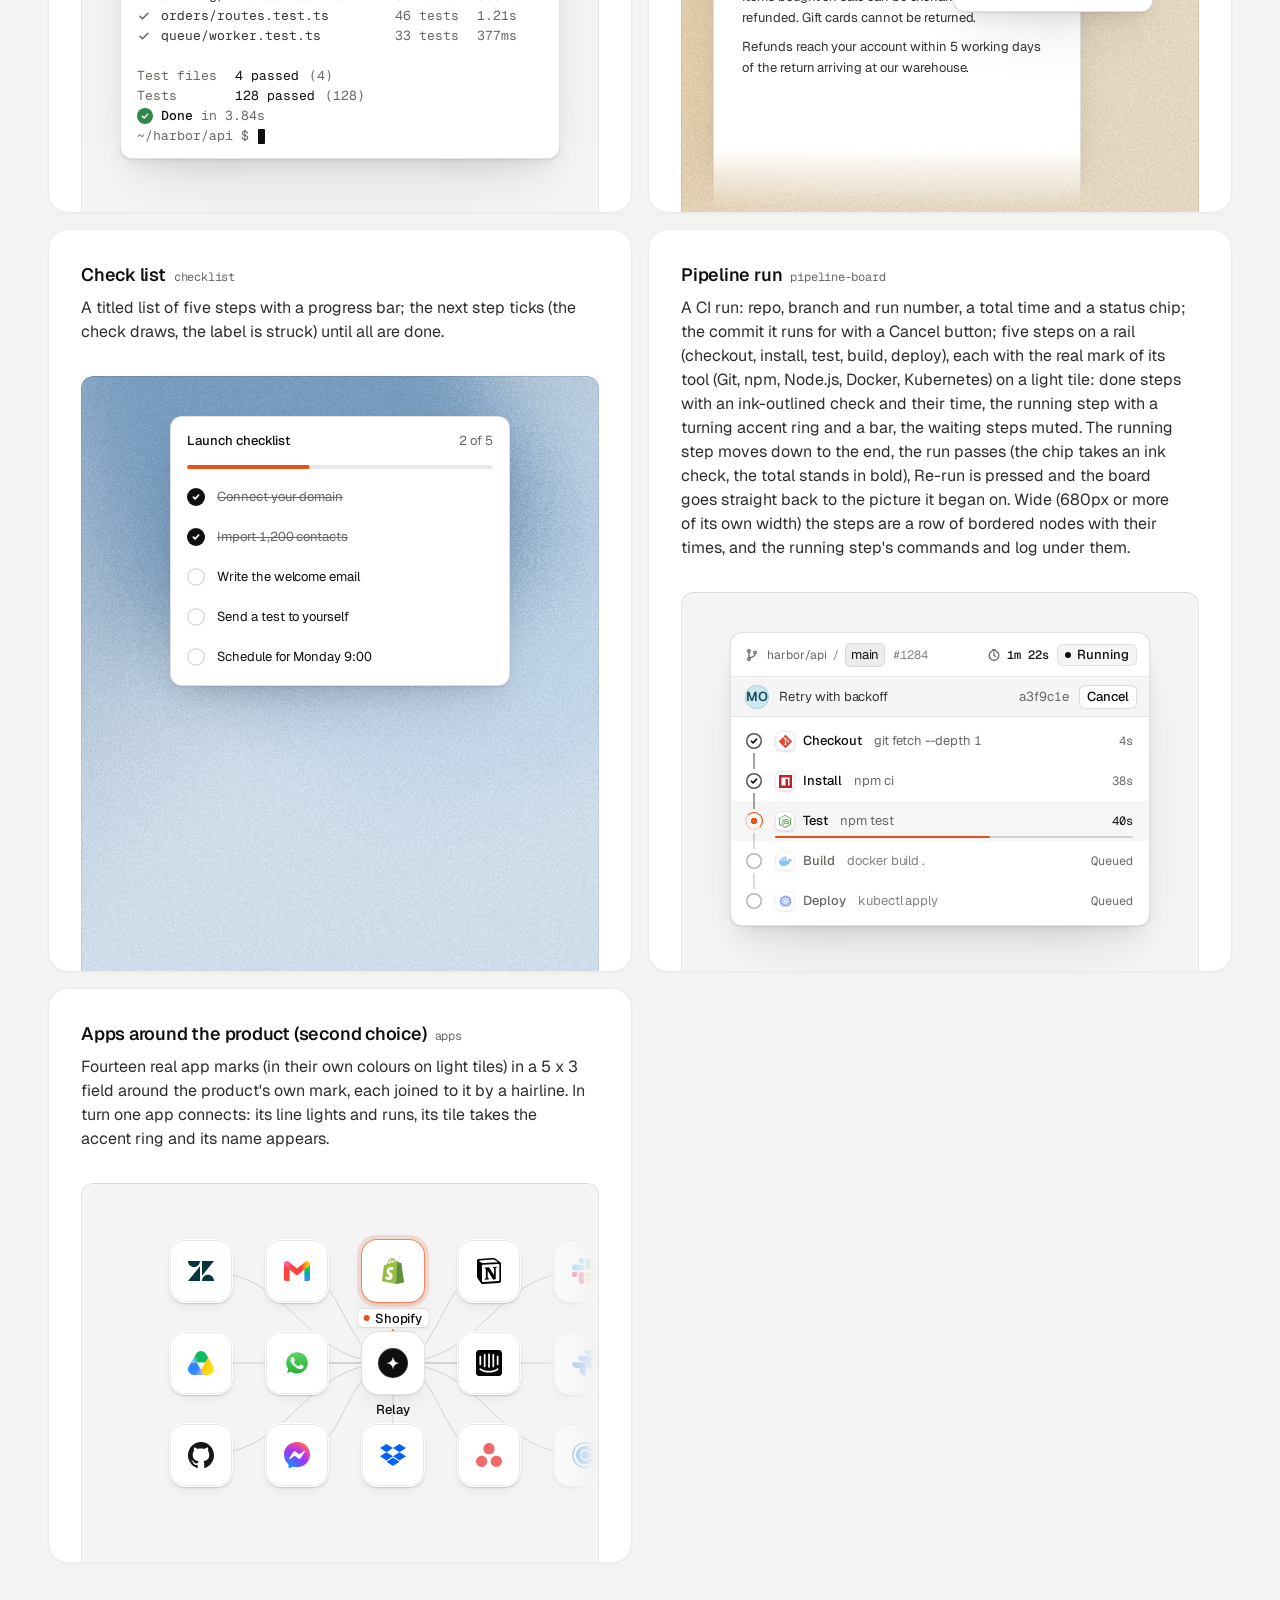
<file: .claude/skills/design-taste-frontend/assets/ui/index.html>
<!doctype html>
<html lang="en" data-theme="light">
<head>
<script>window.__tpGlMax = 16;   /* a gallery shows many live effects at once; a page of a site keeps the default 4 (fx.js) */</script>
<meta charset="utf-8">
<meta name="viewport" content="width=device-width, initial-scale=1">
<title>UI fragment kit</title>
<meta name="description" content="Nineteen pieces of real product UI from the taste-skill kit, each on an effect ground in a feature card.">
<link rel="preconnect" href="https://fonts.googleapis.com">
<link rel="preconnect" href="https://fonts.gstatic.com" crossorigin>
<link href="https://fonts.googleapis.com/css2?family=Geist:wght@300..700&family=Geist+Mono:wght@400;500&display=swap" rel="stylesheet">
<link rel="stylesheet" href="base.css">
<link rel="stylesheet" href="cards.css">
<style>
  :root { --font-text: "Geist", system-ui, sans-serif; --font-display: "Geist", system-ui, sans-serif; --font-mono: "Geist Mono", ui-monospace, monospace; }
  [data-theme="light"] { --bg: #f3f3f1; --card: #ffffff; --ink: #0f0f0e; --muted: #686863; --accent: #e5531c; --accent-ink: #ffffff; --g-bg: #e9e8e4; --g-surface: #f6f5f2; --frag: #ffffff; --warm: #c9a679; }
  [data-theme="dark"] { --bg: #070708; --card: #151517; --ink: #f2f2ef; --muted: #8f9094; --accent: #ff7a3c; --accent-ink: #120c08; --g-bg: #0e0e10; --g-surface: #1b1c1f; --frag: #1c1d20; --warm: #9c9689; }
  * { box-sizing: border-box; }
  html, body { margin: 0; }
  body { font-family: var(--font-text); background: var(--bg); color: var(--ink); -webkit-font-smoothing: antialiased; }
  .panel { --fx-bg: var(--g-bg); --fx-surface: var(--g-surface); --fx-ink: var(--ink); --fx-muted: var(--muted); --fx-accent: var(--hue, var(--warm)); --fx-accent-ink: var(--accent-ink); --calm: var(--g-bg); --p-h: 380px; }
  .top { position: sticky; top: 0; z-index: 20; background: color-mix(in oklab, var(--bg) 86%, transparent); backdrop-filter: blur(14px); -webkit-backdrop-filter: blur(14px); border-bottom: 1px solid color-mix(in oklab, var(--ink) 8%, transparent); }
  .top__in { max-width: 1232px; margin: 0 auto; padding: 0 24px; height: 60px; display: flex; align-items: center; gap: 16px; font-size: 14px; line-height: 20px; }
  .top__in strong { font-weight: 560; }
  .top__in > span { color: var(--muted); }
  .sp { flex: 1; }
  .seg { display: inline-flex; padding: 3px; border-radius: 10px; background: color-mix(in oklab, var(--ink) 6%, var(--bg)); box-shadow: inset 0 0 0 1px color-mix(in oklab, var(--ink) 6%, transparent); }
  .seg button { font: inherit; font-size: 13px; font-weight: 500; border: 0; background: none; color: color-mix(in oklab, var(--ink) 72%, var(--bg)); height: 30px; padding: 0 14px; border-radius: 7px; cursor: pointer; }
  .seg button[aria-pressed="true"] { background: var(--card); color: var(--ink); box-shadow: 0 0 0 1px color-mix(in oklab, var(--ink) 8%, transparent), 0 1px 2px rgb(0 0 0 / .1); }
  .top__in a { color: var(--ink); text-decoration: none; font-weight: 500; }
  main { max-width: 1232px; margin: 0 auto; padding: 48px 24px 96px; }
  .grid { display: grid; grid-template-columns: repeat(2, minmax(0, 1fr)); gap: 16px; }
  .card > h3 code { font: 400 12px/16px var(--font-mono); color: var(--muted); margin-left: 8px; }
  @media (max-width: 860px) { .grid { grid-template-columns: minmax(0, 1fr); } }
  @media (max-width: 600px) { main { padding: 24px 16px 64px; } .top__in { padding: 0 16px; } .top__in > span { display: none; } .panel { --p-h: 340px; } }
</style>
</head>
<body>
<header class="top">
  <div class="top__in">
    <strong>UI fragment kit</strong><span>Real product UI to set on an effect ground</span>
    <span class="sp"></span>
    <div class="seg" role="group" aria-label="Theme"><button type="button" data-mode="light" aria-pressed="true">Light</button><button type="button" data-mode="dark" aria-pressed="false">Dark</button></div>
    <a href="cards.html">Feature cards</a>
  </div>
</header>
<main><div class="grid" id="grid"></div></main>

<script type="module">
  import fx from '../effects/fx.js';
  import ui from './ui.js';
  const index = await fetch('index.json').then(r => r.json());
  // where each one sits, as its meta.json says: anchored at a corner or rising from the bottom and cut by
  // the panel's edge, or whole with 24px or more of ground round it; a fade only where an edge cuts it.
  // Only the compact slider sits in the calm middle (Figma's Texture tile); the cursor dialog is shown
  // where it belongs, over the lower-right edge of a window. [class, fade, style, opts]
  const PLACE = {
    window: ['at-corner', 'stage--fade-br', '--ay:56px'],
    chat: ['at-rise to-edge', 'stage--fade-b'],
    cursor: ['at-over', '', '--bx:24px;--by:24px'],
    notify: ['at-rise fit', 'stage--fade-b', '--ay:calc(100% - 180px);--ay-sm:calc(100% - 180px);--fit-max:380px'],
    toggles: ['at-right', ''],
    stat: ['at-corner', ''],
    search: ['at-corner', ''],
    integrations: ['at-corner', ''],
    slider: ['at-center', '', '', '{"compact":true,"drive":{"param":"grain","min":0.15,"max":0.95}}'],
    voice: ['at-rise to-edge fit', 'stage--fade-b', '--ax:max(24px, 50% - 132px);--ay:24px;--fit-max:264px'],
    files: ['at-corner wide', 'stage--fade-br', '--w:680px;--ay:96px'],
    calendar: ['at-rise fit', 'stage--fade-b', '--fit-max:440px'],
    code: ['at-corner', ''],
    'diff-review': ['at-corner fit', 'stage--fade-b', '--fit-max:480px'],
    'terminal-run': ['at-rise fit', '', '--fit-max:440px'],
    'pipeline-board': ['at-rise fit', '', '--fit-max:420px'],
    doc: ['at-corner to-edge', 'stage--fade-b'],
    checklist: ['at-rise fit', '', '--fit-max:340px'],
    apps: ['at-corner wide', 'stage--fade-br', '--w:560px;--ay:48px'],
  };
  // grounds behind UI are soft lit fields (never a line or dot pattern), on both themes: the bright
  // picture behind dark UI on the dark page, a clear step darker than white UI on the light page
  // the painting stays abstract (a mist over warm sand, level, fully soft) and shows once on the page
  const PAINT = ['painterly-landscape', { blur: 1, brush: 0.35, slope: 0, hillY: 0.3, horizon: 0.62, calm: 0.2, calmX: 0.6, calmY: 0.8, drift: 0, side: 1 }, '{"bg":"#a3b0b6","accent":"#c49a6c"}'];
  const GRAIN = ['grain-gradient', { speed: 0, grainMotion: 0, calm: 0.2, calmX: 0.5, calmY: 0.6, tint: 0.6, contrast: 0.6 }, '{"bg":"#d9ccb7","surface":"#e9e0d2","ink":"#2a2622","muted":"#6f675c","accent":"#a8794a"}'];
  const SKY = [GRAIN[0], GRAIN[1], '{"bg":"#c6d3df","surface":"#d6e0e9","ink":"#25303a","muted":"#5d6873","accent":"#3f6a92"}'];
  const SAGE = [GRAIN[0], GRAIN[1], '{"bg":"#cdd6c6","surface":"#dce3d6","ink":"#262d24","muted":"#5f6a5a","accent":"#6c8e63"}'];
  const GROUND = (m, i) => (m.name === 'slider' ? GRAIN : i === 0 ? PAINT : [GRAIN, SKY, SAGE][i % 3]);
  const q = new URLSearchParams(location.search);
  const grid = document.getElementById('grid');
  grid.innerHTML = index.fragments.map((m, i) => {
    const [at, fade, extra = '', opts = ''] = PLACE[m.name] || ['at-corner', 'stage--fade-br'];
    const [id, params, pal] = GROUND(m, i);
    const w = at === 'at-center' ? '' : ` style="--ax:32px;--ay:40px;${extra}"`;
    const o = opts ? ` data-ui-opts='${opts}'` : '';
    // the cursor is a dialog over a window's edge: the window under it holds still
    const under = m.name === 'cursor' ? `<div class="at-corner" style="--ax:32px;--ay:40px" data-ui-load="window" data-ui-opts='{"compact":true}' data-ui-still></div>` : '';
    return `<article class="card card--row"><h3>${m.title}<code>${m.name}</code></h3><p>${m.shows}</p>
      <div class="panel" data-fx="${id}" data-fx-seed="${(i + 1) * 17}" data-fx-params='${JSON.stringify(params)}' data-fx-palette='${pal}' style="--calm-k:0%">
        <div class="stage ${fade}">${under}<div class="${at}"${w}${o} data-ui-load="${m.name}"></div></div></div></article>`;
  }).join('');
  function setMode(mode) {
    document.documentElement.dataset.theme = mode;
    document.querySelectorAll('.seg button').forEach(b => b.setAttribute('aria-pressed', String(b.dataset.mode === mode)));
  }
  setMode(q.get('mode') === 'dark' ? 'dark' : 'light');
  if (q.has('t')) fx.setClock(+q.get('t'));
  // each ground is drawn once near the screen and kept as a picture (its WebGL context freed), so nineteen
  // panels need one or two contexts, not nineteen
  await Promise.all([ui.loadAll(grid), ui.grounds(grid, fx)]);
  document.documentElement.dataset.ready = '1';
  document.querySelectorAll('.seg button').forEach(b => b.addEventListener('click', async () => {
    setMode(b.dataset.mode);
    for (const el of grid.querySelectorAll('[data-ui]')) el.__ui?.repaint?.();
    await ui.grounds(grid, fx);
  }));
</script>
</body>
</html>
</file>
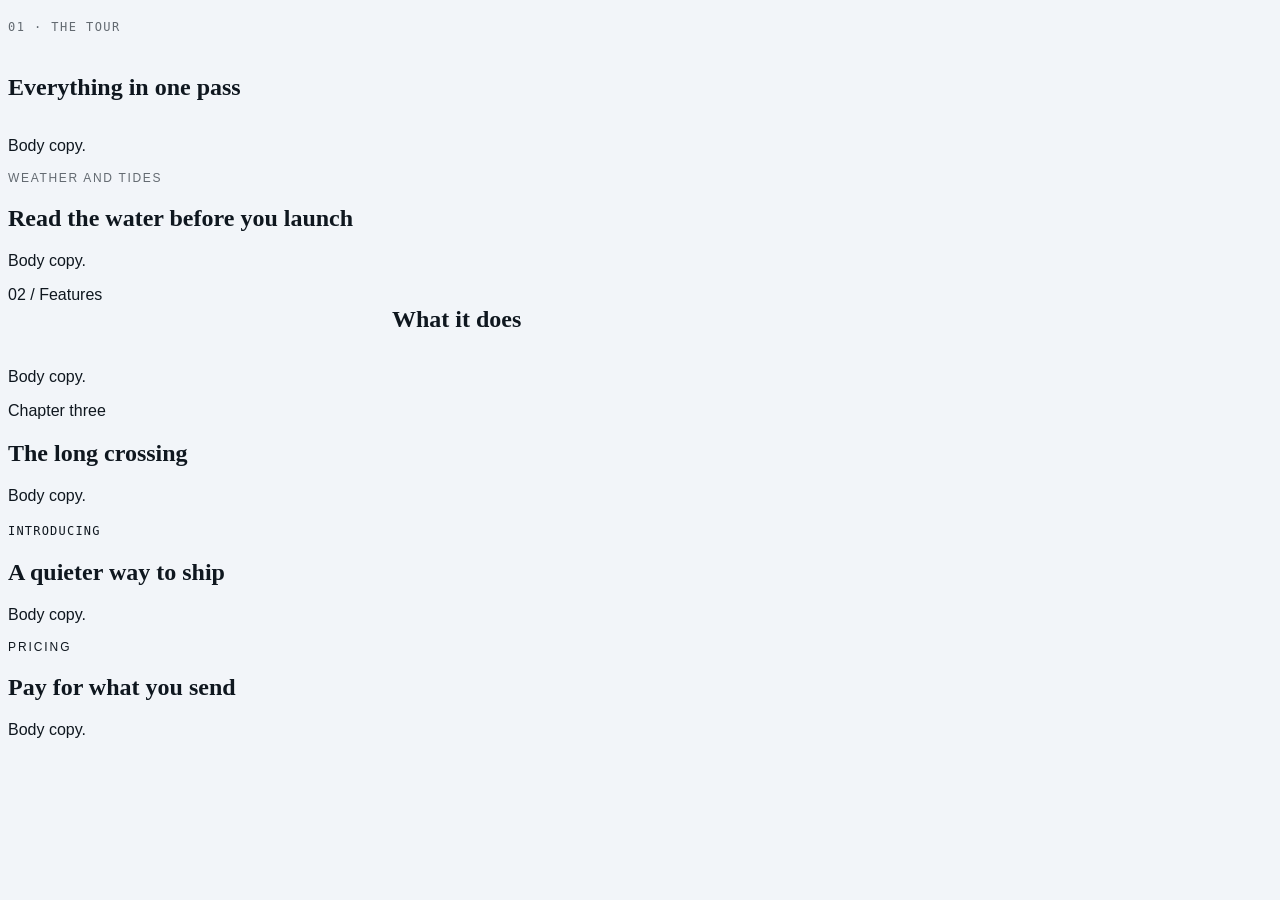
<file: .claude/skills/hallmark/scripts/fixtures/eyebrow-fail/index.html>
<!doctype html>
<!--
  Gate 54 fixture: MUST FAIL, six times.

  Every case here was invisible to the pre-1.3 detector, which keyed on
  `grid-template-columns` in the CSS and so only ever saw one geometry.
  Assertion (run from this directory):

    node ../../sloplint.mjs . --json | node -e "let s='';process.stdin.on('data',d=>s+=d).on('end',()=>console.log(JSON.parse(s).findings.filter(f=>f.gate==='54'&&f.grade==='FAIL').length))"
    # expected: 6

  Scoped to gate 54 on purpose: this file is deliberately slop in other ways too.
-->
<html lang="en">
<head>
<meta charset="utf-8">
<meta name="viewport" content="width=device-width, initial-scale=1">
<title>Gate 54 eyebrow fixture (must fail)</title>
<style>
/* Hallmark · macrostructure: fixture · tone: n/a · anchor hue: 250 · hero: Settled/H1 */
/* Hallmark · pre-emit critique: P3 H3 E3 S3 R3 V3 · weakest: all - this is a fixture */
:root {
  --color-paper: oklch(97% 0.006 250); --color-ink: oklch(20% 0.02 250);
  --color-muted: oklch(52% 0.015 250);
  --font-display: "Fraunces", serif; --font-body: "Public Sans", sans-serif;
  --font-label: "Geist Mono", monospace;
  --text-xs: 0.75rem; --tracking-label: 0.12em;
}
html, body { overflow-x: clip; }
body { background: var(--color-paper); color: var(--color-ink); font-family: var(--font-body); }
h1, h2, h3 { font-family: var(--font-display); }

/* 1: flex column. No grid anywhere; the old check could not see this. */
.a__head { display: flex; flex-direction: column; gap: 0.5rem; }
.a__eyebrow { font-family: var(--font-label); text-transform: uppercase;
  letter-spacing: var(--tracking-label); font-size: var(--text-xs); color: var(--color-muted); }

/* 2: plain block stack, and a class name outside the label vocabulary.
       Caught by resolved CSS alone: uppercase + tracking + small size. */
.b__strand { text-transform: uppercase; letter-spacing: 0.14em; font-size: 0.75rem;
  color: var(--color-muted); }

/* 3: the classic side-by-side grid. Regression guard for the old behaviour. */
.c__head { display: grid; grid-template-columns: minmax(0, 0.4fr) minmax(0, 1fr); gap: 2rem; }

/* 4: multi-column head declared ONLY inside a max-width block. The old check
       skipped every max-width rule, so this shape was a free pass. */
@media (max-width: 48rem) {
  .d__head { display: grid; grid-template-columns: 1fr 2fr; }
}

/* 5: class-less heading. The old check required a semantic match on the head
       wrapper's own classes to even look. */
.e__mark { font-family: var(--font-label); text-transform: uppercase;
  letter-spacing: 0.1em; font-size: 0.75rem; }

/* 6: "overline" was not in the old vocabulary at all. */
.overline { font-size: 0.75rem; letter-spacing: 0.16em; text-transform: uppercase; }
</style>
</head>
<body>

<!-- 1 · flex column stack -->
<section>
  <div class="a__head">
    <p class="a__eyebrow">01 · The tour</p>
    <h2>Everything in one pass</h2>
  </div>
  <p>Body copy.</p>
</section>

<!-- 2 · plain block stack, non-vocabulary class, CSS signals only -->
<section>
  <div>
    <p class="b__strand">Weather and tides</p>
    <h2>Read the water before you launch</h2>
  </div>
  <p>Body copy.</p>
</section>

<!-- 3 · side-by-side grid (the only shape the old gate caught) -->
<section>
  <div class="c__head">
    <span class="eyebrow">02 / Features</span>
    <h2>What it does</h2>
  </div>
  <p>Body copy.</p>
</section>

<!-- 4 · two-column head hidden inside a max-width query -->
<section>
  <div class="d__head">
    <span class="kicker">Chapter three</span>
    <h2>The long crossing</h2>
  </div>
  <p>Body copy.</p>
</section>

<!-- 5 · class-less heading under a labelled span -->
<section>
  <div>
    <span class="e__mark">Introducing</span>
    <h2>A quieter way to ship</h2>
  </div>
  <p>Body copy.</p>
</section>

<!-- 6 · the word the old vocabulary never knew -->
<section>
  <div>
    <p class="overline">Pricing</p>
    <h2>Pay for what you send</h2>
  </div>
  <p>Body copy.</p>
</section>

</body>
</html>
</file>
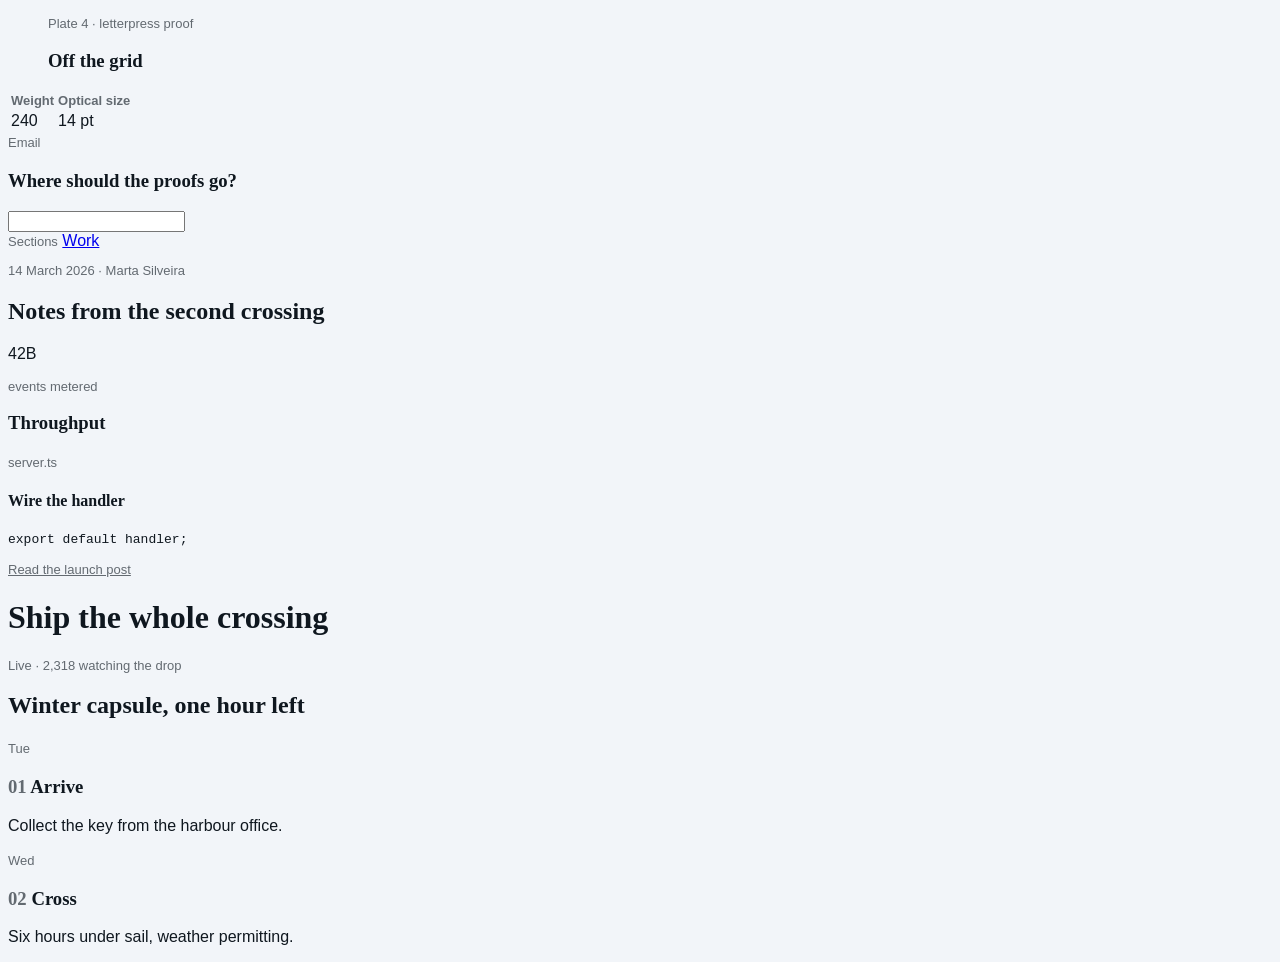
<file: .claude/skills/hallmark/scripts/fixtures/eyebrow-pass/index.html>
<!doctype html>
<!--
  Gate 54 fixture: MUST NOT FAIL.

  Ten shapes that look like an eyebrow to a naive detector and are not one.
  Each carries a fact, a destination, or an identifier the reader would
  otherwise lack: the exceptions gate 54 lists in references/gates.md.

  Assertion (run from this directory):

    node ../../sloplint.mjs . --json | node -e "let s='';process.stdin.on('data',d=>s+=d).on('end',()=>console.log(JSON.parse(s).findings.filter(f=>f.gate==='54').length))"
    # expected: 0

  Scoped to gate 54: this file makes no claim to be clean on the other gates.
-->
<html lang="en">
<head>
<meta charset="utf-8">
<meta name="viewport" content="width=device-width, initial-scale=1">
<title>Gate 54 carve-out fixture (must pass)</title>
<meta name="description" content="Fragments that sit near a heading without announcing it; gate 54 must stay quiet on every one.">
<style>
/* Hallmark · shape: fixture · genre: editorial · theme: fixture (by request)
 * hero: Settled · nav: none · footer: none · enrichment: none · signature: none, this is a gate 54 fixture
 * axes: light/roman-serif/cool · posture: restrained · contrast: pass · fold: n/a · v2.0.0 */
/* Hallmark · pre-emit critique: P3 H3 E3 S3 R3 V3 · weakest: all, this is a fixture */
/* Hallmark · answered F21 · unrelated fragments in one file, not a single document outline */
:root {
  --color-paper: oklch(97% 0.006 250); --color-ink: oklch(20% 0.02 250);
  --color-muted: oklch(52% 0.015 250); --color-accent: oklch(52% 0.14 250); --color-accent-ink: oklch(98% 0.005 250);
  --font-display: "Fraunces", serif; --font-body: "Public Sans", sans-serif;
  --font-label: var(--font-body);
  --text-xs: 0.8125rem;
}
html, body { overflow-x: clip; }
html { scrollbar-color: var(--color-muted) var(--color-paper); }
body { background: var(--color-paper); color: var(--color-ink); font-family: var(--font-body); caret-color: var(--color-accent); }
::selection { background: color-mix(in oklab, var(--color-accent) 22%, transparent); color: var(--color-ink); }
:focus-visible { outline: 2px solid var(--color-accent); outline-offset: 2px; }
a:active, button:active { transform: translateY(1px); }
button:disabled { opacity: 0.55; cursor: not-allowed; }
h1, h2, h3, h4 { font-family: var(--font-display); text-wrap: balance; }
.label { font-family: var(--font-label); font-size: var(--text-xs); color: var(--color-muted); }
.steps { list-style: none; counter-reset: step; padding: 0; }
.steps li { counter-increment: step; }
.steps li h3::before { content: counter(step, decimal-leading-zero) "  "; color: var(--color-muted); }
</style>
</head>
<body>

<!-- 1 · figcaption. Identifier, and it names something that is present. -->
<figure>
  <figcaption class="label">Plate 4 · letterpress proof</figcaption>
  <h3>Off the grid</h3>
</figure>

<!-- 2 · table column header. Identifier. -->
<table>
  <thead><tr><th class="label">Weight</th><th class="label">Optical size</th></tr></thead>
  <tbody><tr><td>240</td><td>14 pt</td></tr></tbody>
</table>

<!-- 3 · form field label. Identifier, bound to its control. -->
<form>
  <div>
    <label class="label" for="email">Email</label>
    <h3>Where should the proofs go?</h3>
    <input id="email" type="email">
  </div>
</form>

<!-- 4 · nav label. Destination. -->
<nav>
  <div>
    <span class="label">Sections</span>
    <h2 hidden>Navigation</h2>
    <a href="/work">Work</a>
  </div>
</nav>

<!-- 5 · dateline. Fact: the date appears nowhere else. -->
<article>
  <p class="label"><time datetime="2026-03-14">14 March 2026</time> · Marta Silveira</p>
  <h2>Notes from the second crossing</h2>
</article>

<!-- 6 · unit label AFTER the figure it labels. Order is the discriminator. -->
<section>
  <div>
    <p class="stat__num">42B</p>
    <p class="label">events metered</p>
  </div>
  <h3>Throughput</h3>
</section>

<!-- 7 · code filename tab. Identifier: a real path. -->
<section>
  <div>
    <span class="label">server.ts</span>
    <h4>Wire the handler</h4>
  </div>
  <pre><code>export default handler;</code></pre>
</section>

<!-- 8 · linked announcement chip. Destination, and it goes somewhere real. -->
<header>
  <div>
    <a class="label" href="/changelog/v2">Read the launch post</a>
    <h1>Ship the whole crossing</h1>
  </div>
</header>

<!-- 9 · live telemetry above a headline. Fact, and the digits prove it. -->
<section>
  <div>
    <p class="label">Live · 2,318 watching the drop</p>
    <h1>Winter capsule, one hour left</h1>
  </div>
</section>

<!-- 10 · a real <ol>. The numbers come from counter(), not from typed labels;
         a genuine per-step identifier rides along without becoming a kicker. -->
<ol class="steps">
  <li>
    <span class="label">Tue</span>
    <h3>Arrive</h3>
    <p>Collect the key from the harbour office.</p>
  </li>
  <li>
    <span class="label">Wed</span>
    <h3>Cross</h3>
    <p>Six hours under sail, weather permitting.</p>
  </li>
</ol>

</body>
</html>
</file>
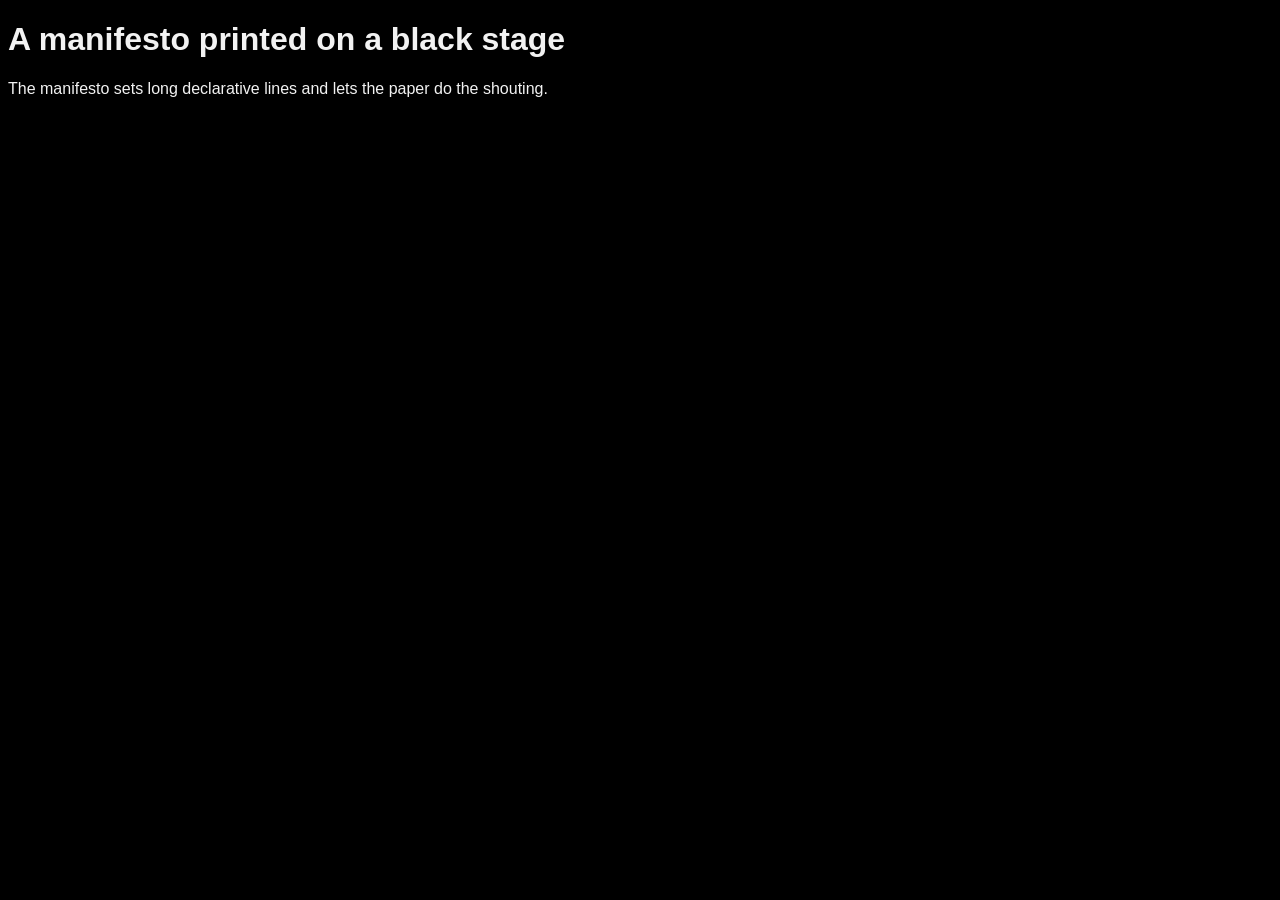
<file: .claude/skills/hallmark/scripts/fixtures/waiver/index.html>
<!doctype html>
<!--
  Waiver fixture. Five waivers are claimed on a deliberately expressive page:
  four are honoured, one is refused because it names a Floor gate, and the build
  ships. There is no cap, so the page is not blocked for being expressive; what
  it gets instead is a NOTE saying four waivers is a house style, not exceptions.

  Assertion (run from this directory):

    node ../../sloplint.mjs . --json | node -e "let s='';process.stdin.on('data',d=>s+=d).on('end',()=>{const j=JSON.parse(s);console.log(JSON.stringify(j.summary))})"
    # expected: fails 0, reflex 0, waived 5, rejected 2, answered 1, notes 1
    # (waived counts findings, not gates: gate 1 fires on both the token and the
    #  h1 rule, and gate 7 on both the token and the body background)

  Case by case:
    waive 40  -> refused, Floor is never waivable, and gate 40 still binds
    waive 7b  -> honoured; the guard (surface: absolute in the stamp) holds
    waive 22  -> honoured
    waive 25  -> honoured (no finding to downgrade on this page)
    waive 1   -> honoured, and trips the >3 house-style NOTE
    answered F3  -> honoured; the Finish finding reports ANSWERED instead of WARN
    answered 40  -> refused; 40 is Floor, and Floor findings are fixed, not answered
-->
<html lang="en">
<head>
<meta charset="utf-8">
<meta name="viewport" content="width=device-width, initial-scale=1">
<title>Waiver fixture</title>
<style>
/* Hallmark · macrostructure: Manifesto · tone: austere · anchor hue: 250 · surface: absolute · nav: N9 · footer: Ft2 · hero: Poster/H1 */
/* Hallmark · pre-emit critique: P5 H4 E5 S4 R5 V4 · weakest: E - fixture, not a real build */
/* Hallmark · waive 40 · contrast measured on the stage · the manifesto is printed white on black */
/* Hallmark · waive 7b · surface: absolute declared, 40-41 pass · the manifesto stage is printed on black paper */
/* Hallmark · waive 22 · neutrals achromatic throughout · the manifesto rules are pure grey by intent */
/* Hallmark · waive 25 · measure runs to 96ch · the manifesto sets long declarative lines */
/* Hallmark · waive 1 · two families declared · the manifesto pairs a display serif with a grotesque */
/* Hallmark · answered F3 · the manifesto head is one word and cannot wrap, so balance has nothing to balance */
/* Hallmark · answered 40 · contrast is fine here honestly */
:root {
  --color-paper: #000;
  --color-ink: oklch(96% 0 250);
  --font-display: Inter, sans-serif;
  --font-body: "Public Sans", sans-serif;
}
html, body { overflow-x: clip; }
body { background: var(--color-paper); color: var(--color-ink); font-family: var(--font-body); }
h1 { font-family: var(--font-display); }
</style>
</head>
<body>
  <h1>A manifesto printed on a black stage</h1>
  <p>The manifesto sets long declarative lines and lets the paper do the shouting.</p>
</body>
</html>
</file>
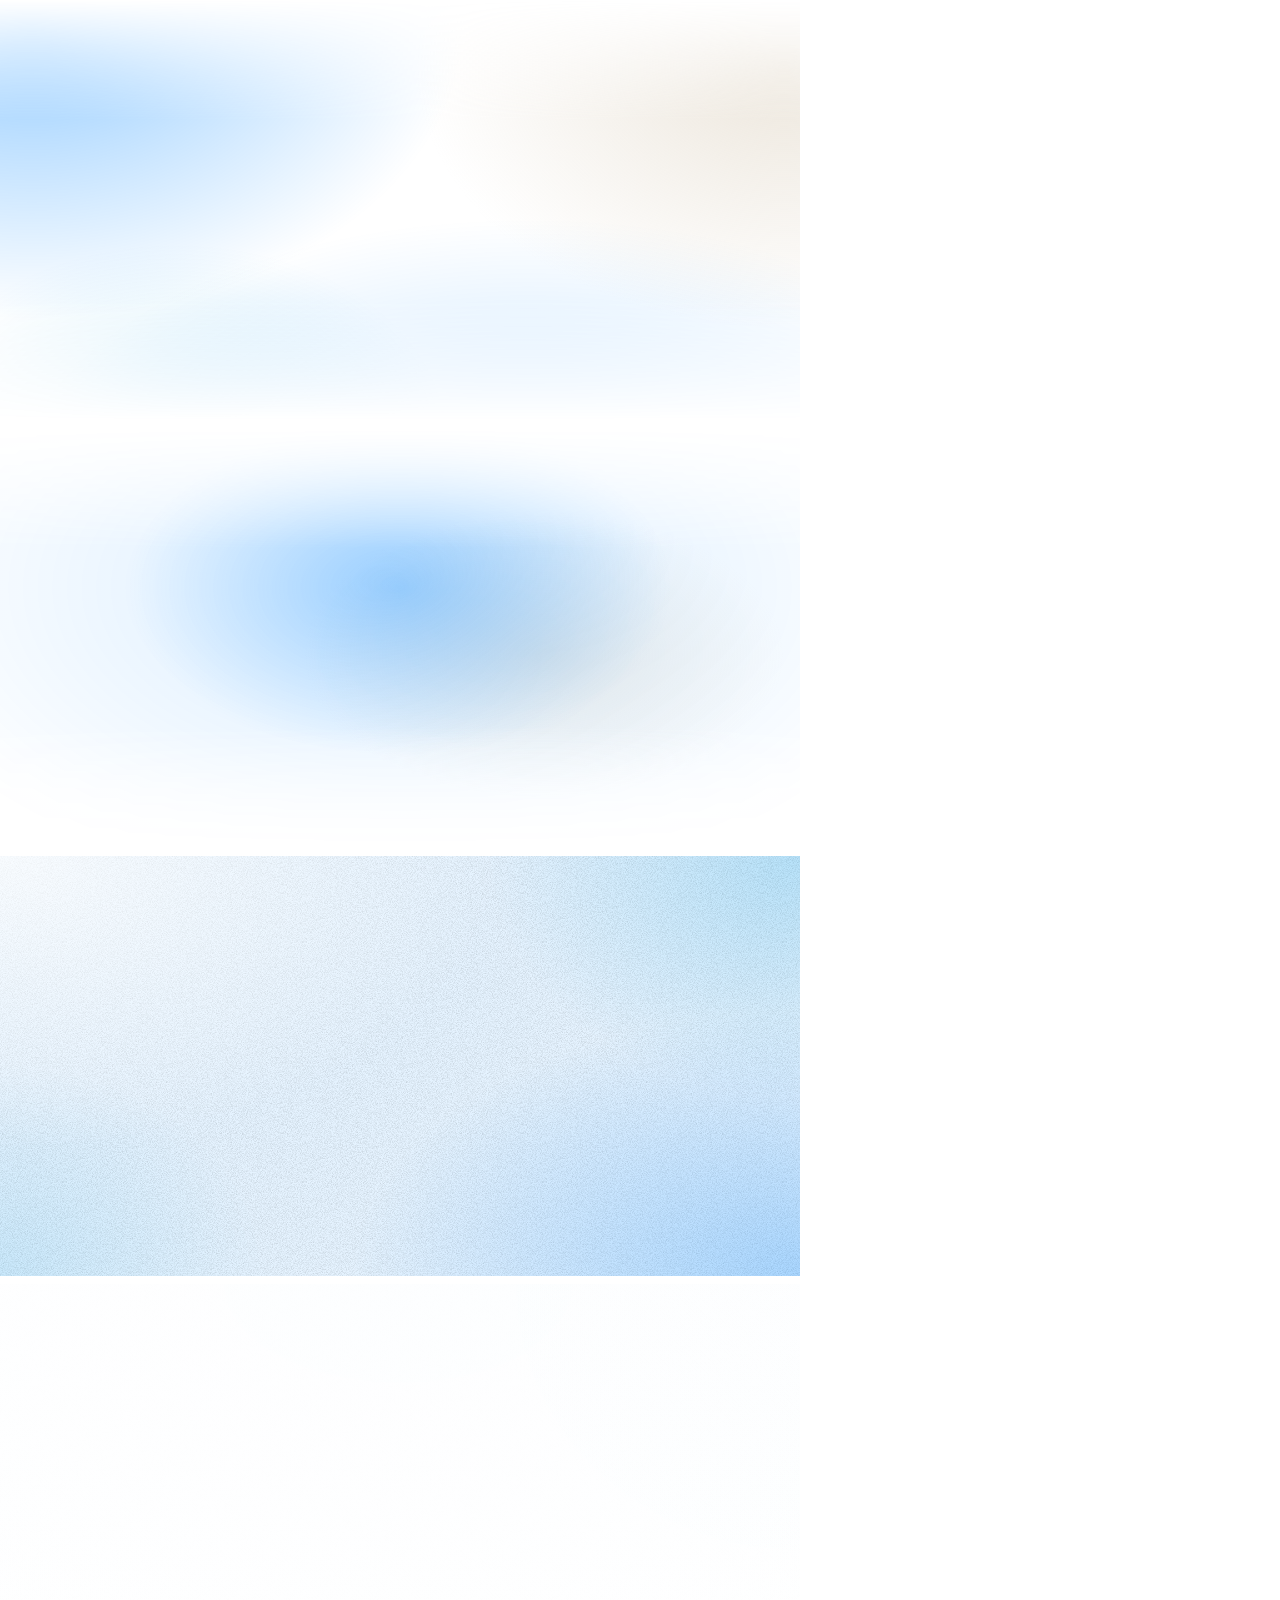
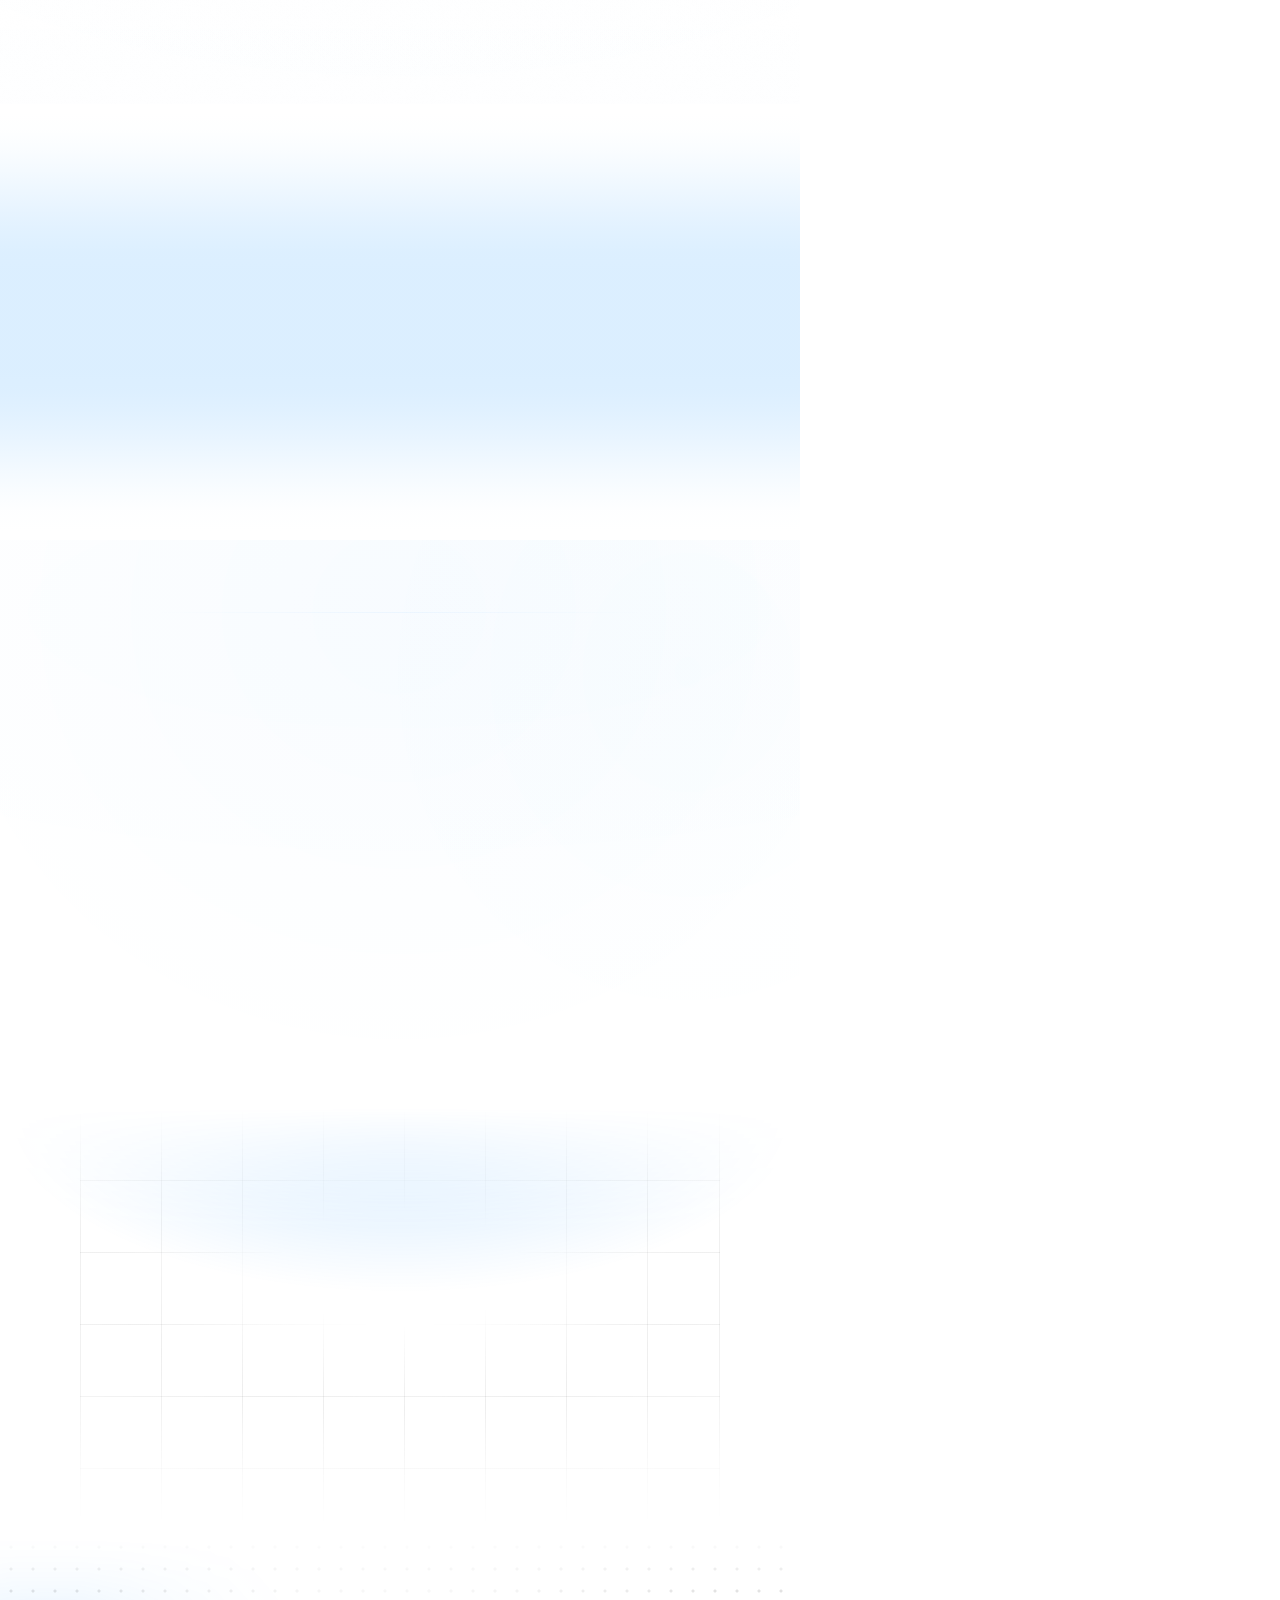
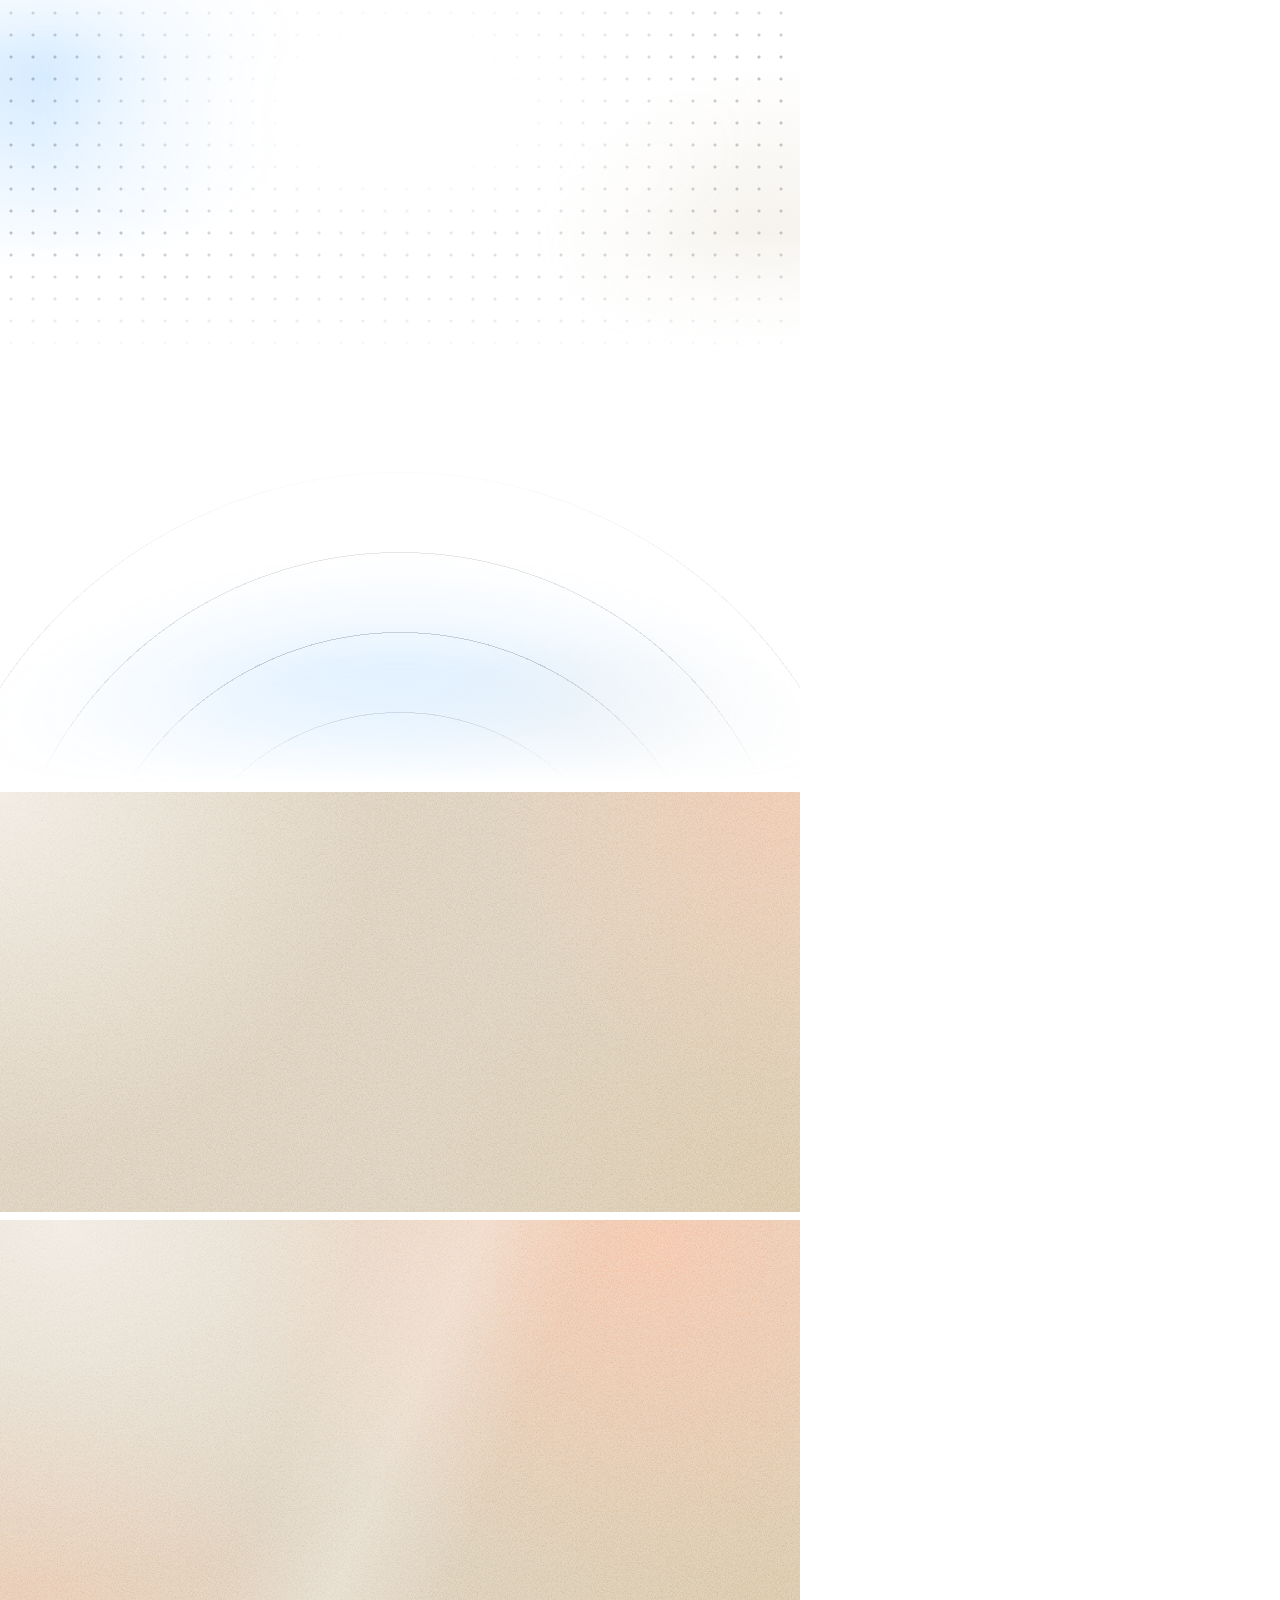
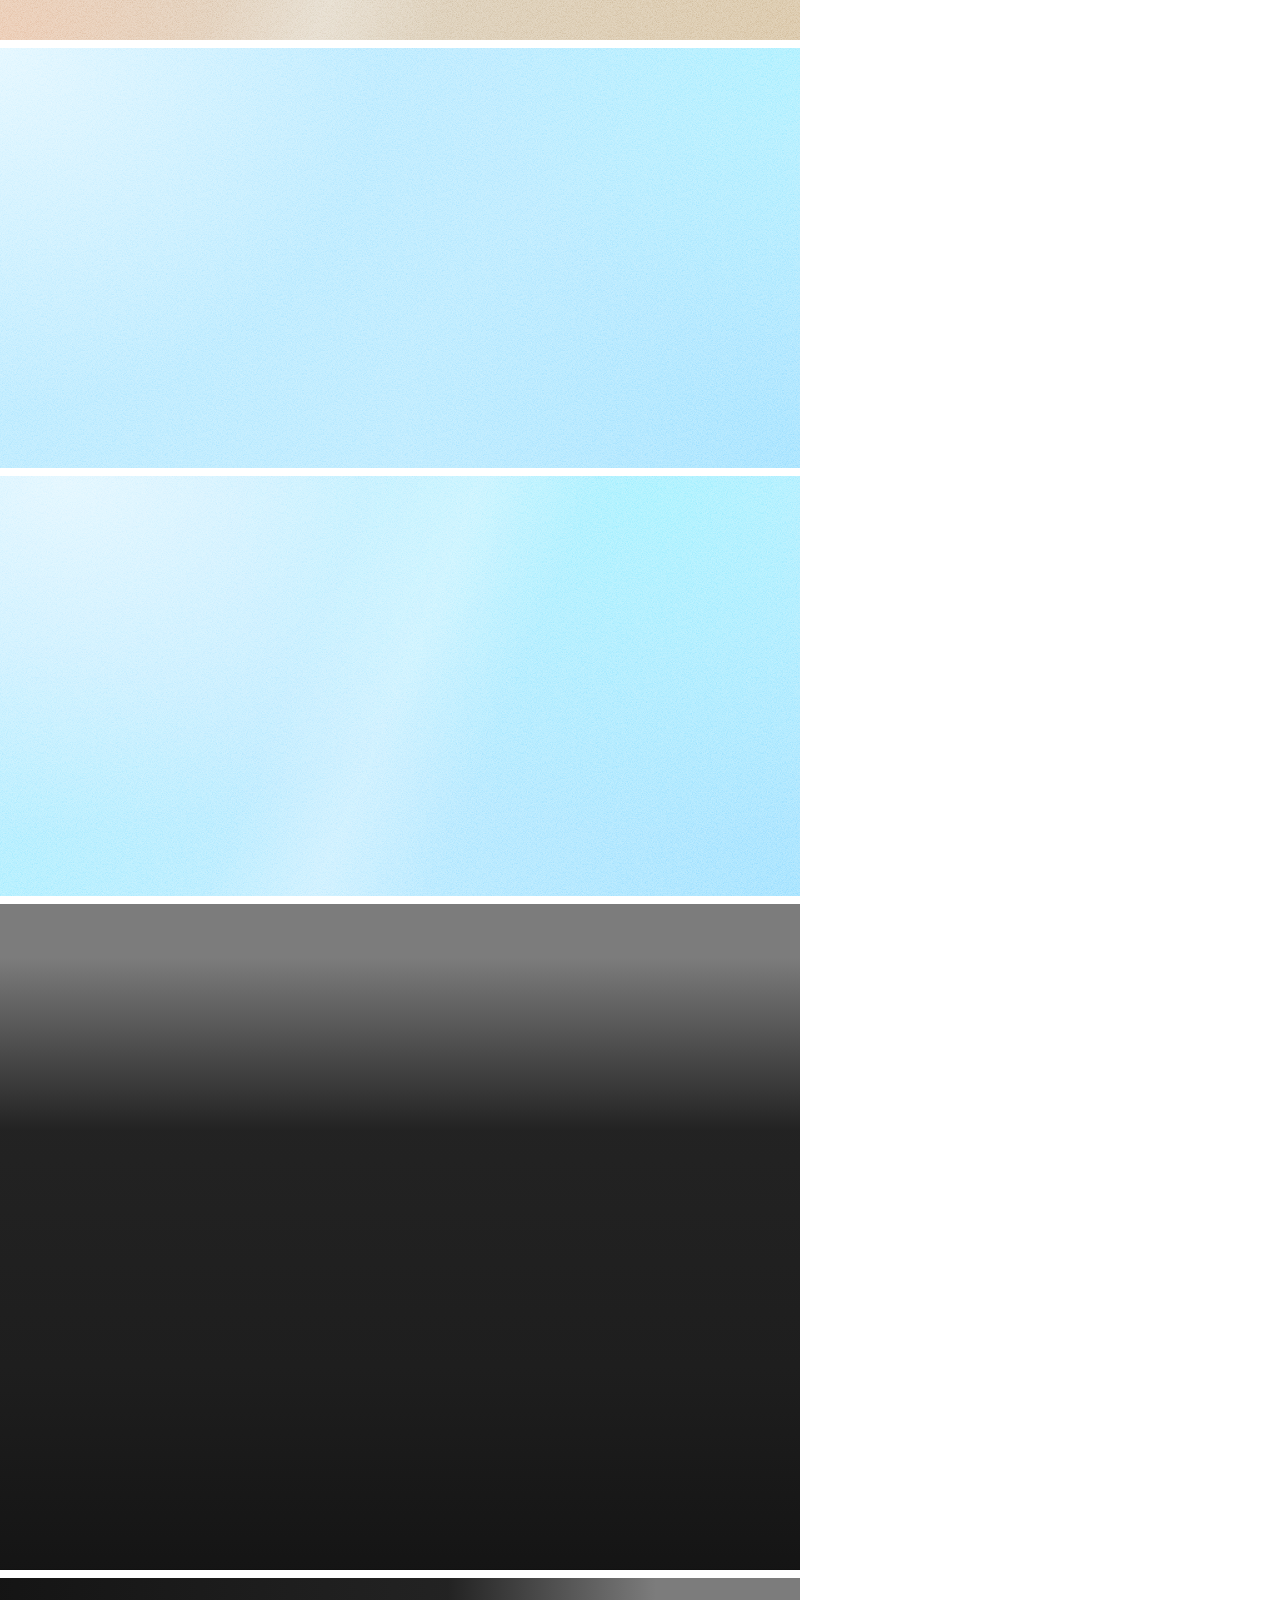
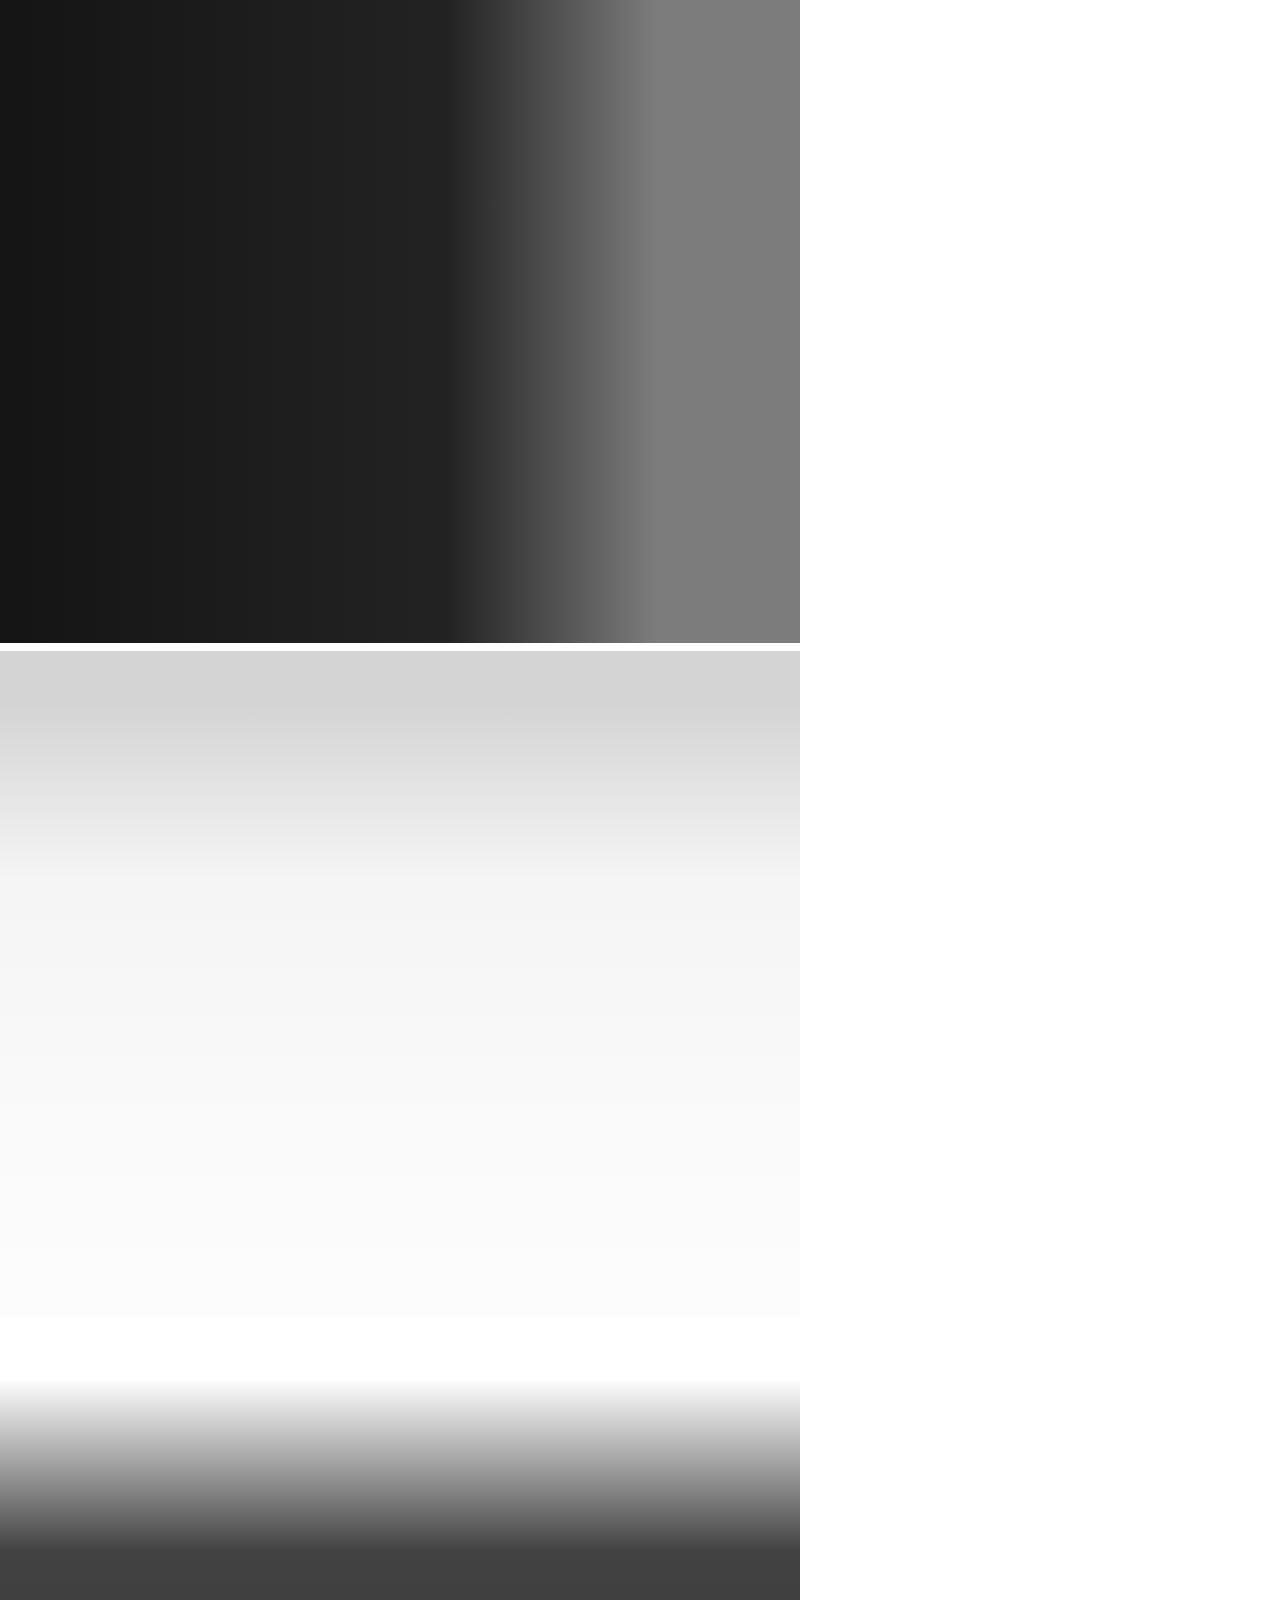
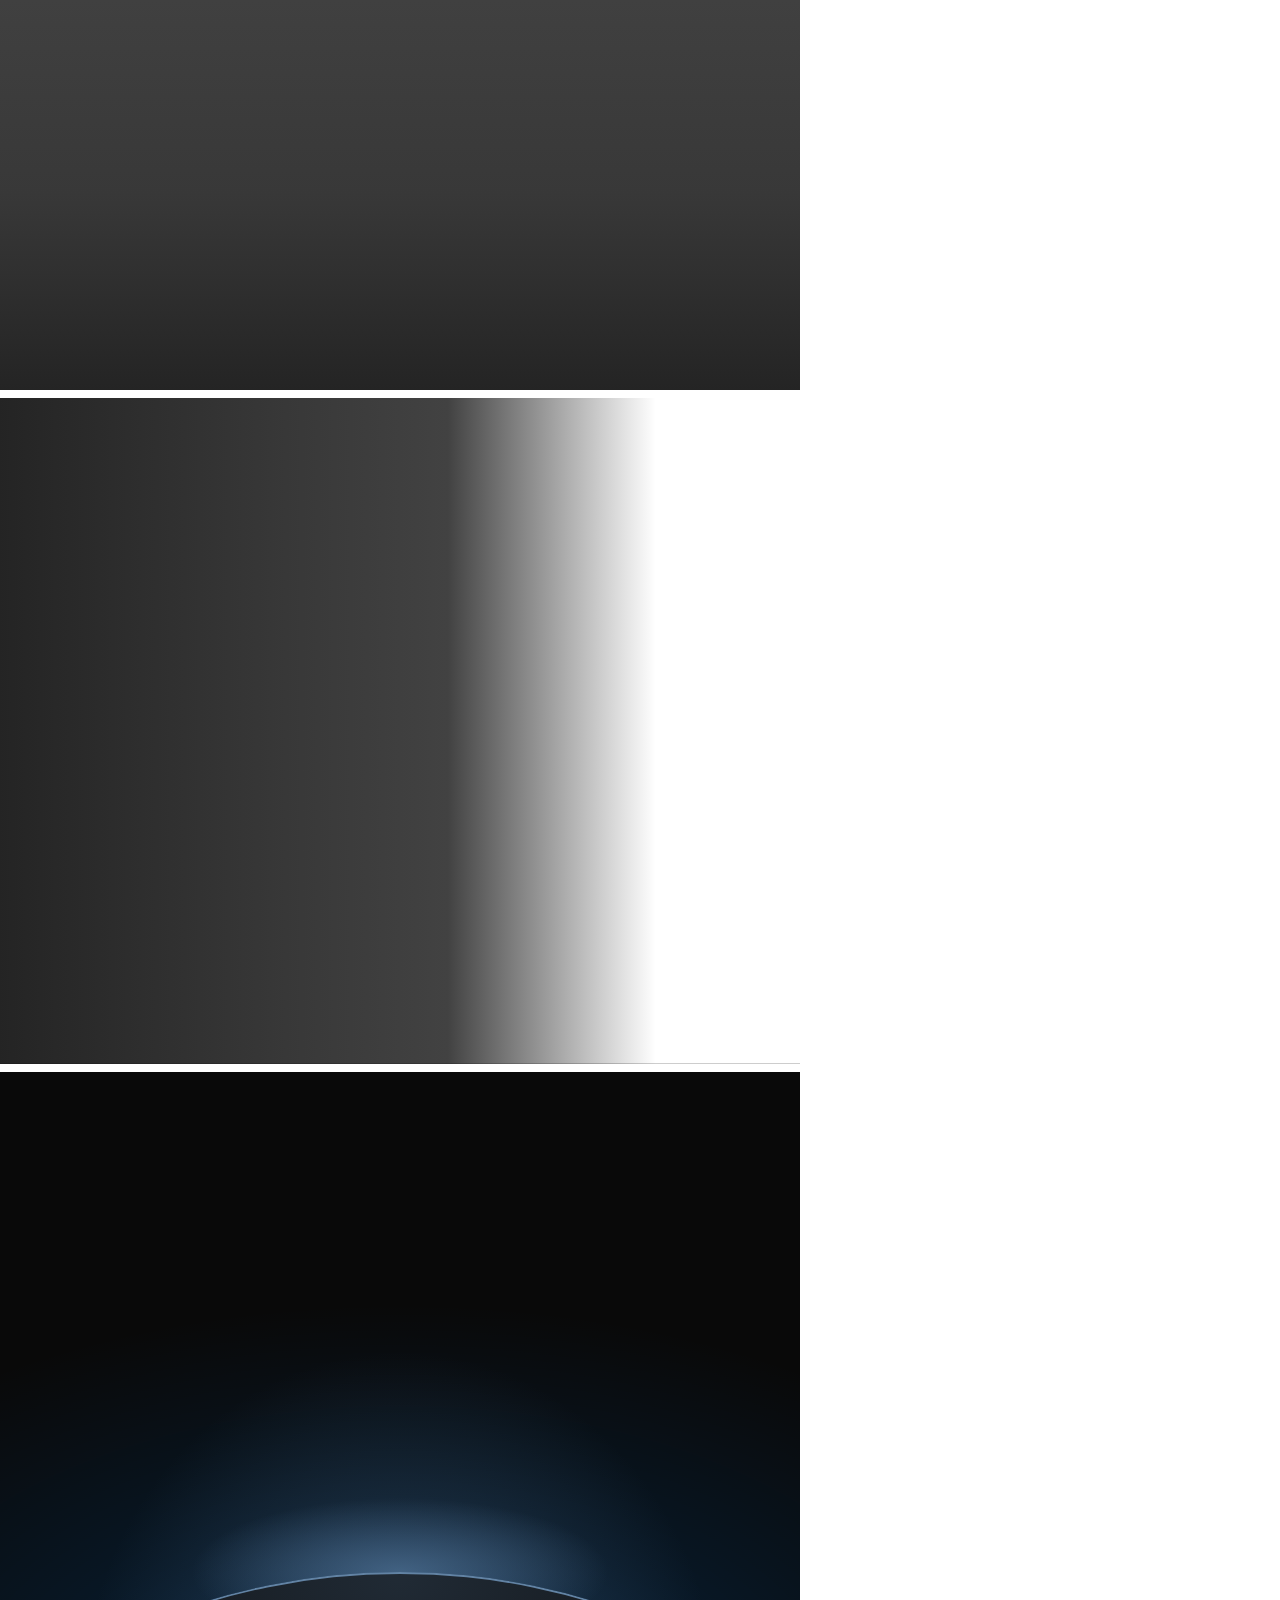
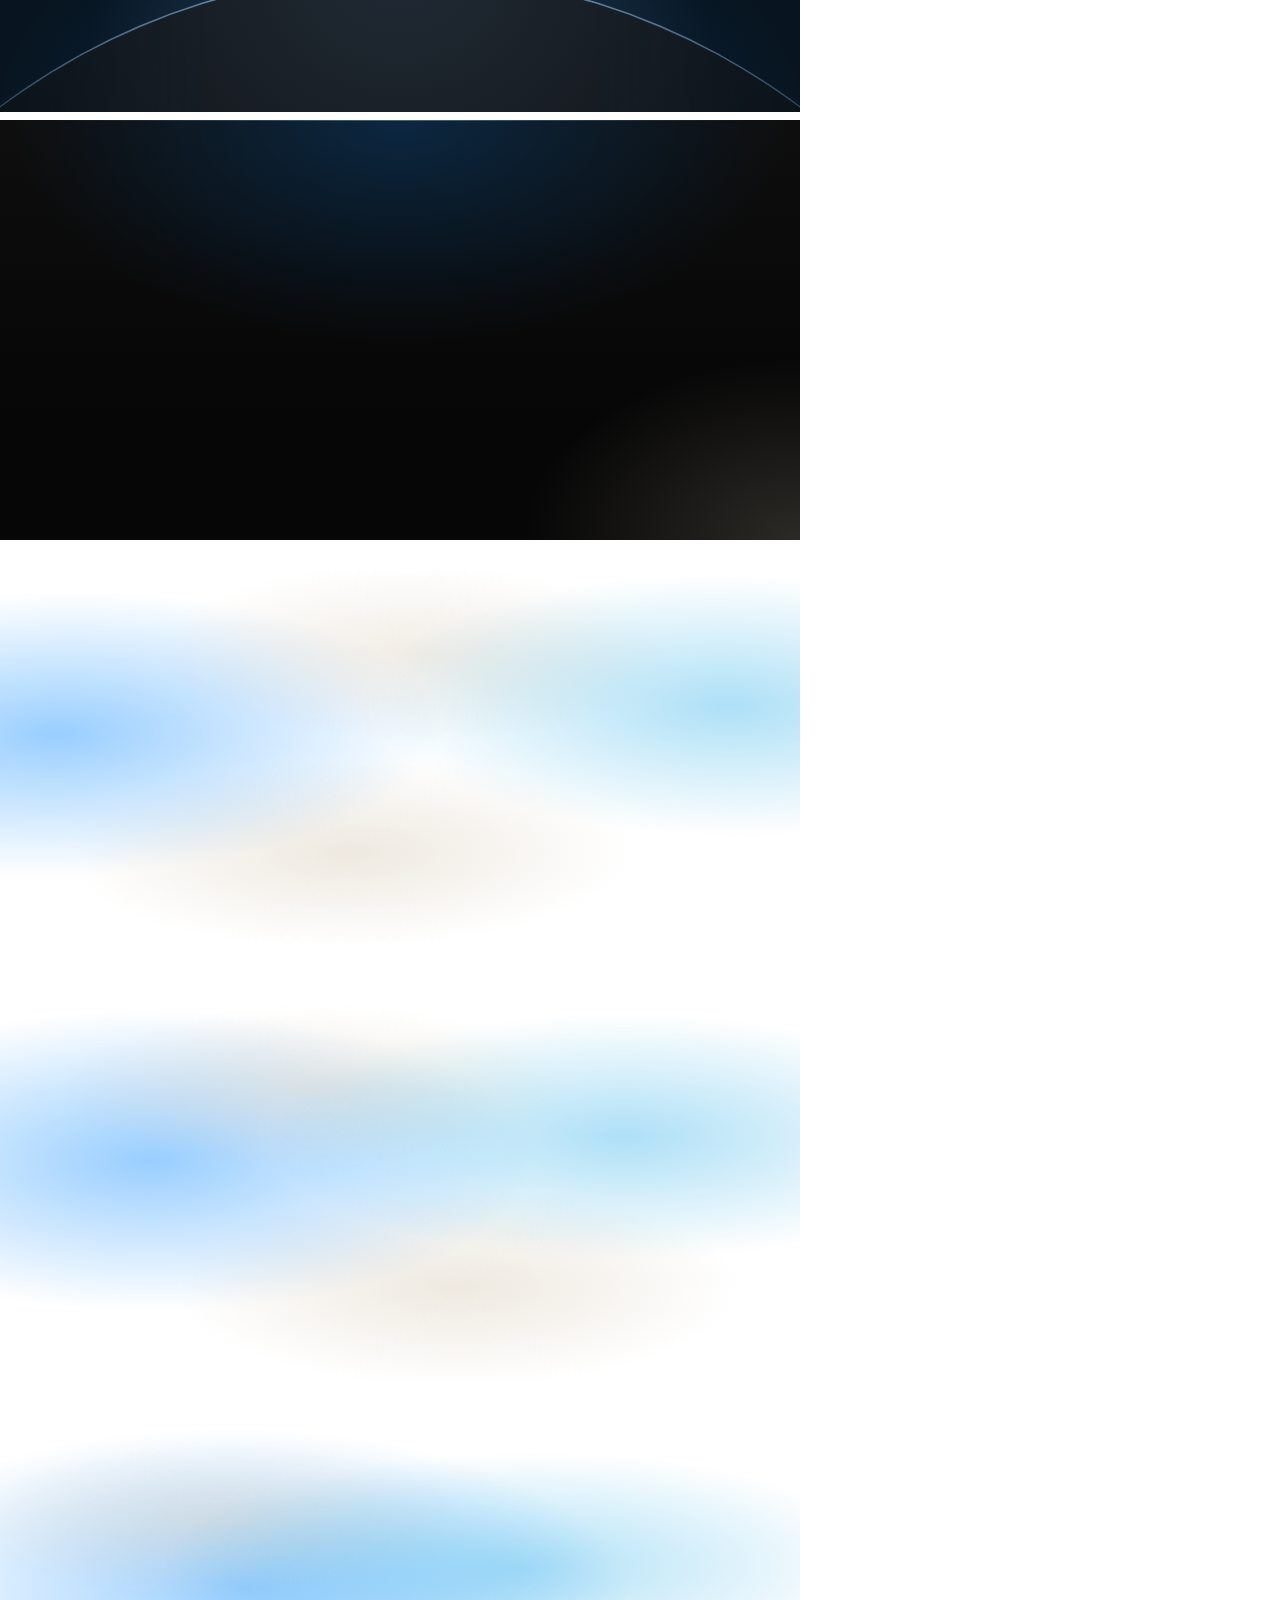
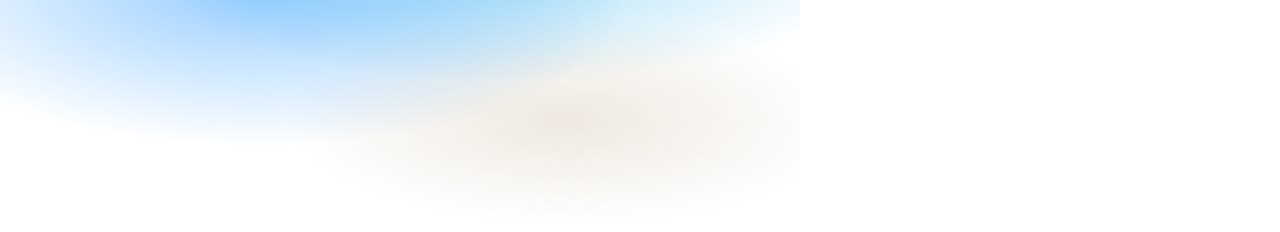
<file: .claude/skills/design-taste-frontend/assets/backgrounds/check.html>
<!doctype html>
<html lang="en" data-ground="sand">
<head>
<meta charset="utf-8">
<title>Backgrounds contrast check</title>
<!-- Every ground in a 800px box, for check.mjs: it sets a palette, screenshots the boxes and measures
     the ink and muted contrast on every pixel of each ground's text zone (index.json). The photograph
     grounds sit on a flat grey picture: #7c7c7c for the dark scrim, #d4d4d4 for the light one; and the worst case of the dark scrim: a white
     picture (white words on it). The light scrim is for pale photographs only. -->
<link rel="stylesheet" href="../system.css">
<link rel="stylesheet" href="backgrounds.css">
<style>body { margin: 0; width: 800px; } .box { width: 800px; margin: 0 0 8px; padding: 24px; font-size: 20px; } .pi, .pm { visibility: hidden; } .pi { color: var(--ink); } .pm { color: var(--muted); }  /* the liquid blobs held at the start, the middle and the end of their drift (the keyframes in backgrounds.css), so the text zone is measured where they stand under it */
  .at-start::before { animation: none; transform: translate3d(-7%, 0, 0) skewX(-7deg) scaleY(.94); } .at-start::after { animation: none; transform: translate3d(8%, 0, 0) skewX(6deg) scaleY(1.04); }
  .at-mid::before { animation: none; transform: translate3d(.5%, 0, 0) skewX(-.5deg) scaleY(.995); } .at-mid::after { animation: none; transform: translate3d(-.5%, 0, 0) scaleY(.98); }
  .at-end::before { animation: none; transform: translate3d(8%, 0, 0) skewX(6deg) scaleY(1.05); } .at-end::after { animation: none; transform: translate3d(-9%, 0, 0) skewX(-6deg) scaleY(.92); }
</style>
<script src="backgrounds.js" defer></script>
</head>
<body>
<div class="bg-mist box" data-g="mist" style="height:420px"><span class="pi">Ink</span> <span class="pm">Muted</span></div>
<div class="bg-halo box" data-g="halo" style="height:420px"><span class="pi">Ink</span> <span class="pm">Muted</span></div>
<div class="bg-grain box" data-g="grain" style="height:420px"><span class="pi">Ink</span> <span class="pm">Muted</span></div>
<div class="bg-paper box" data-g="paper" style="height:420px"><span class="pi">Ink</span> <span class="pm">Muted</span></div>
<div class="bg-dusk box" data-g="dusk" style="height:420px"><span class="pi">Ink</span> <span class="pm">Muted</span></div>
<div class="bg-topglow box" data-g="topglow" style="height:560px"><span class="pi">Ink</span> <span class="pm">Muted</span></div>
<div class="bg-ruled box" data-g="ruled" style="height:420px"><span class="pi">Ink</span> <span class="pm">Muted</span></div>
<div class="bg-dots box" data-g="dots" style="height:420px"><span class="pi">Ink</span> <span class="pm">Muted</span></div>
<div class="bg-arcs box" data-g="arcs" style="height:420px"><span class="pi">Ink</span> <span class="pm">Muted</span></div>
<div class="bg-band box" data-g="band" style="height:420px"><span class="pi">Ink</span> <span class="pm">Muted</span></div>
<div class="bg-field box" data-g="field" style="height:420px"><span class="pi">Ink</span> <span class="pm">Muted</span></div>
<div class="bg-band bg-tint box" data-g="band-tint" style="height:420px"><span class="pi">Ink</span> <span class="pm">Muted</span></div>
<div class="bg-field bg-tint box" data-g="field-tint" style="height:420px"><span class="pi">Ink</span> <span class="pm">Muted</span></div>
<div class="bg-photo box" data-g="photo" style="height:520px;--g-photo:linear-gradient(#7c7c7c,#7c7c7c)"><span class="pi">Ink</span> <span class="pm">Muted</span></div>
<div class="bg-photo bg-photo--left box" data-g="photo-left" style="height:520px;--g-photo:linear-gradient(#7c7c7c,#7c7c7c)"><span class="pi">Ink</span> <span class="pm">Muted</span></div>
<div class="bg-photo bg-photo--light box" data-g="photo-light" style="height:520px;--g-photo:linear-gradient(#d4d4d4,#d4d4d4)"><span class="pi">Ink</span> <span class="pm">Muted</span></div>
<div class="bg-photo box" data-g="photo-white" style="height:520px;--g-photo:linear-gradient(#fff,#fff)"><span class="pi">Ink</span> <span class="pm">Muted</span></div>
<div class="bg-photo bg-photo--left box" data-g="photo-left-white" style="height:520px;--g-photo:linear-gradient(#fff,#fff)"><span class="pi">Ink</span> <span class="pm">Muted</span></div>
<div class="bg-horizon box" data-g="horizon" style="height:640px"><span class="pi">Ink</span> <span class="pm">Muted</span></div>
<div class="bg-deep box" data-g="deep" style="height:420px"><span class="pi">Ink</span> <span class="pm">Muted</span></div>
<div class="bg-liquid box at-start" data-g="liquid" data-no-pause style="height:420px"><span class="pi">Ink</span> <span class="pm">Muted</span></div>
<div class="bg-liquid box at-mid" data-g="liquid-mid" data-no-pause style="height:420px"><span class="pi">Ink</span> <span class="pm">Muted</span></div>
<div class="bg-liquid box at-end" data-g="liquid-end" data-no-pause style="height:420px"><span class="pi">Ink</span> <span class="pm">Muted</span></div>

</body>
</html>
</file>
<file: styles.css>
/* ---------- Fonts, served from this site ---------- */
@font-face { font-family: 'Kanit'; font-style: normal; font-weight: 300; font-display: swap; src: url('fonts/kanit-300.woff2') format('woff2'); unicode-range: U+0000-00FF, U+0131, U+0152-0153, U+02BB-02BC, U+02C6, U+02DA, U+02DC, U+0304, U+0308, U+0329, U+2000-206F, U+20AC, U+2122, U+2191, U+2193, U+2212, U+2215, U+FEFF, U+FFFD; }
@font-face { font-family: 'Kanit'; font-style: normal; font-weight: 400; font-display: swap; src: url('fonts/kanit-400.woff2') format('woff2'); unicode-range: U+0000-00FF, U+0131, U+0152-0153, U+02BB-02BC, U+02C6, U+02DA, U+02DC, U+0304, U+0308, U+0329, U+2000-206F, U+20AC, U+2122, U+2191, U+2193, U+2212, U+2215, U+FEFF, U+FFFD; }
@font-face { font-family: 'Kanit'; font-style: normal; font-weight: 500; font-display: swap; src: url('fonts/kanit-500.woff2') format('woff2'); unicode-range: U+0000-00FF, U+0131, U+0152-0153, U+02BB-02BC, U+02C6, U+02DA, U+02DC, U+0304, U+0308, U+0329, U+2000-206F, U+20AC, U+2122, U+2191, U+2193, U+2212, U+2215, U+FEFF, U+FFFD; }
@font-face { font-family: 'Kanit'; font-style: normal; font-weight: 600; font-display: swap; src: url('fonts/kanit-600.woff2') format('woff2'); unicode-range: U+0000-00FF, U+0131, U+0152-0153, U+02BB-02BC, U+02C6, U+02DA, U+02DC, U+0304, U+0308, U+0329, U+2000-206F, U+20AC, U+2122, U+2191, U+2193, U+2212, U+2215, U+FEFF, U+FFFD; }
@font-face { font-family: 'Clash Display'; font-style: normal; font-weight: 500; font-display: swap; src: url('fonts/clash-display-500.woff2') format('woff2'); }
@font-face { font-family: 'Clash Display'; font-style: normal; font-weight: 600; font-display: swap; src: url('fonts/clash-display-600.woff2') format('woff2'); }
@font-face { font-family: 'Clash Display'; font-style: normal; font-weight: 700; font-display: swap; src: url('fonts/clash-display-700.woff2') format('woff2'); }

/* Hallmark · v2.0.0 · polish (keep the look) · genre: editorial · job: buy (cart, then WhatsApp) · nav: pill bar of the collections and the bag, by brand · footer: about, contact and the giant wordmark, by brand · signature: the rotating wheel of season cards · copy: verbatim */
/* Hallmark · pre-emit critique: P4 H4 E4 S4 R3 V3 · weakest: R, the hero carries a ring, crosses and a mark at once; each can be switched off in Portada, so the owner decides */
/* Hallmark · waive 38iii · the blue band on the catalog heading word · Bordec chose this highlighter band as its catalog signature in the first redesign, from its own Pinterest reference */
/* Bordec Studio — bold catalog.
   Layout: a light "design sheet" hero (rolling title over a red bar, a rotating wheel of season cards), bold fact tiles, a rounded-card catalog, a black how-to band and a giant-wordmark footer.
   Palette: brand neutrals carry ~80% (#0b0b0b, #1f1f1f, #9b9b9b, #f4f4f4); red, blue, purple and green are highlights only (~20%). */
:root {
  --black: #0b0b0b;
  --graphite: #1f1f1f;
  --graphite-2: #2a2a2a;
  --graphite-3: #3a3a3a;
  --gray: #9b9b9b;
  --gray-dark: #5f5f5f;
  --muted-on-dark: #b5b5b5;
  --light: #f4f4f4;
  --white: #fcfcfb;
  --line: #e2e2e2;
  --red: #ff2525;
  --blue: #006dff;
  --purple: #a74dff;
  --green: #14d600;
  --green-2: #10b800;
  --green-ink: #0b7a00;
  --red-ink: #d10000;
  --ink: #0b0b0b;
  --paper: #f4f4f4;
  --paper-2: #e9e9e9;
  --ring-ink: #c2c2c2;
  --top-bg: rgba(244, 244, 244, .96);
  --scrim: rgba(11, 11, 11, .6);
  --blue-glow: rgba(0, 109, 255, .2);
  --on-color-soft: rgba(255, 255, 255, .88);
  --shade-18: rgba(0, 0, 0, .18);
  --shade-25: rgba(0, 0, 0, .25);
  --shade-28: rgba(0, 0, 0, .28);
  --shade-30: rgba(0, 0, 0, .3);
  --shade-35: rgba(0, 0, 0, .35);
  --shade-38: rgba(0, 0, 0, .38);

  --f-display: "Clash Display", "Kanit", system-ui, sans-serif;
  --f-body: "Kanit", system-ui, -apple-system, "Segoe UI", Roboto, sans-serif;
  --f-mono: "Kanit", system-ui, sans-serif;

  --t-meta: .75rem;
  --t-2: .875rem;
  --t-1: 1rem;

  --r-lg: 32px;
  --r-md: 22px;
  --r-sm: 14px;
  --wrap: 1360px;
  --m-150: 150ms;
  --m-200: 200ms;
  --m-300: 300ms;
  --ease-out: cubic-bezier(.16, 1, .3, 1);
  --ease-deck: cubic-bezier(.2, .8, .2, 1);
  color-scheme: light;
}

*, *::before, *::after { box-sizing: border-box; }
html { overflow-x: clip; scroll-behavior: smooth; scroll-padding-top: 84px; -webkit-text-size-adjust: 100%; }
body { margin: 0; background: var(--light); color: var(--black); font: 400 var(--t-1)/1.55 var(--f-body); -webkit-font-smoothing: antialiased; overflow-x: clip; }
img { max-width: 100%; display: block; }
[hidden] { display: none !important; }
button, input, select, textarea { font: inherit; color: inherit; }
a { color: inherit; }
:focus-visible { outline: 2px solid var(--blue); outline-offset: 2px; border-radius: 6px; }
h1, h2, h3 { margin: 0; font-weight: 400; text-wrap: balance; }
p { margin: 0; }
.wrap { width: 100%; max-width: var(--wrap); margin-inline: auto; padding-left: max(16px, env(safe-area-inset-left, 0px)); padding-right: max(16px, env(safe-area-inset-right, 0px)); }
@media (min-width: 768px) { .wrap { padding-left: max(28px, env(safe-area-inset-left, 0px)); padding-right: max(28px, env(safe-area-inset-right, 0px)); } }
.skip { position: absolute; left: 16px; top: -100px; z-index: 100; background: var(--black); color: var(--white); padding: 12px 16px; border-radius: 10px; text-decoration: none; font-weight: 500; }
.skip:focus { top: calc(12px + env(safe-area-inset-top, 0px)); }

/* ---------- Buttons ---------- */
.btn { display: inline-flex; align-items: center; justify-content: center; gap: 8px; min-height: 48px; padding: 0 24px; border: 1px solid transparent; border-radius: 999px; font-weight: 500; font-size: var(--t-2); text-decoration: none; cursor: pointer; white-space: nowrap;
  transition: transform var(--m-150) var(--ease-out), background-color var(--m-150) var(--ease-out), border-color var(--m-150) var(--ease-out), color var(--m-150) var(--ease-out); }
.btn:active, .iconbtn:active, .chip:active, .bagbtn:active, .size:active { transform: scale(.97); }
.btn-block { width: 100%; }
.btn-sm { min-height: 36px; padding: 0 16px; }
@media (pointer: coarse) { .btn-sm { min-height: 44px; } }
.btn-dark { background: var(--black); color: var(--white); }
.btn-dark:hover { background: var(--graphite-3); }
.btn-light { background: var(--white); color: var(--black); }
.btn-light:hover { background: var(--light); }
.btn-outline { background: var(--white); border-color: var(--line); color: var(--black); }
.btn-outline:hover { border-color: var(--black); }
.btn-ghost { background: transparent; color: var(--black); }
.btn-ghost:hover { background: var(--line); }
.btn-ghost-light { background: transparent; color: var(--light); border-color: var(--graphite-3); }
.btn-ghost-light:hover, .btn-ghost-light[aria-pressed="true"] { border-color: var(--gray); }
.btn-wa { background: var(--green); color: var(--black); }
.btn-wa:hover { background: var(--green-2); }
.btn-danger { background: var(--red-ink); color: var(--white); }
.danger { color: var(--red-ink); }
.btn[aria-disabled="true"] { opacity: .45; pointer-events: none; }
.iconbtn { display: inline-grid; place-items: center; width: 44px; height: 44px; border: 1px solid var(--line); border-radius: 999px; background: var(--white); color: var(--black); cursor: pointer; font-size: 1.125rem; line-height: 1; transition: transform var(--m-150) var(--ease-out), border-color var(--m-150) var(--ease-out); }
.iconbtn:hover { border-color: var(--black); }
.iconbtn.dark { background: var(--graphite-2); border-color: var(--graphite-3); color: var(--light); }
.iconbtn.dark:hover { border-color: var(--gray); }
.linkbtn { background: none; border: 0; padding: 0; min-height: 44px; cursor: pointer; color: var(--gray); font-size: var(--t-meta); text-decoration: underline; text-underline-offset: 3px; }

/* ---------- Admin bar ---------- */
.adminbar { position: sticky; top: 0; z-index: 40; background: var(--black); color: var(--light); border-bottom: 1px solid var(--graphite-3); }
.adminbar-in { display: flex; flex-wrap: wrap; align-items: center; justify-content: space-between; gap: 8px 16px; padding: 8px max(16px, env(safe-area-inset-right, 0px)) 8px max(16px, env(safe-area-inset-left, 0px)); max-width: var(--wrap); margin-inline: auto; }
.adminbar-label { font-size: var(--t-2); display: inline-flex; align-items: center; gap: 8px; }
.adminbar .dot { width: 8px; height: 8px; border-radius: 50%; background: var(--green); }
.adminbar-actions { display: flex; flex-wrap: wrap; gap: 8px; }
@media (max-width: 767.98px) { .meta-hide { display: none; } }

/* ---------- Header ---------- */
.top { position: sticky; top: env(safe-area-inset-top, 0px); z-index: 30; background: var(--top-bg); }
body.editing .top { position: relative; top: 0; }
.top-in { display: flex; align-items: center; gap: 20px; min-height: 76px; }
.brand { display: inline-flex; align-items: center; text-decoration: none; min-height: 44px; margin-right: auto; }
.brand img { max-height: 44px; max-width: min(46vw, 200px); object-fit: contain; }
.wordmark { font-family: var(--f-display); font-size: clamp(1.375rem, 1rem + 1.2vw, 1.75rem); line-height: 1.05; text-transform: uppercase; letter-spacing: .01em; white-space: nowrap; }
.nav { display: flex; gap: 2px; background: var(--graphite); padding: 4px; border-radius: 999px; }
.nav a { text-decoration: none; font-size: var(--t-2); font-weight: 500; color: var(--muted-on-dark); padding: 12px 20px; border-radius: 999px; transition: background-color var(--m-150) var(--ease-out), color var(--m-150) var(--ease-out); }
.nav a:hover { color: var(--white); }
.nav a.on { background: var(--light); color: var(--black); }
@media (max-width: 899.98px) { .nav { display: none; } }
.bagbtn { display: inline-flex; align-items: center; gap: 8px; min-height: 48px; padding: 0 8px 0 20px; border-radius: 999px; border: 0; background: var(--black); color: var(--white); cursor: pointer; font-size: var(--t-2); font-weight: 500; transition: transform var(--m-150) var(--ease-out); }
.bagcount { min-width: 32px; height: 32px; padding: 0 8px; border-radius: 999px; background: var(--white); color: var(--black); font: 500 var(--t-2)/32px var(--f-mono); text-align: center; }
.bagcount.has { background: var(--red-ink); color: var(--white); }

/* ---------- Hero: rolling title + card wheel ---------- */
.hero { position: relative; background: var(--paper-2); overflow: hidden; overflow: clip; padding-top: 16px; border-radius: 0 0 var(--r-lg) var(--r-lg); margin-bottom: 24px; }
.cross { position: absolute; width: 14px; height: 14px; pointer-events: none; }
.cross::before, .cross::after { content: ""; position: absolute; background: var(--gray); }
.cross::before { left: 6px; top: 0; width: 2px; height: 14px; }
.cross::after { top: 6px; left: 0; height: 2px; width: 14px; }
.hero-top { display: flex; justify-content: space-between; align-items: flex-start; gap: 16px; padding-top: 20px; }
.hero-kicker { font-family: var(--f-display); font-size: clamp(1.25rem, 1rem + 1vw, 1.75rem); line-height: .95; max-width: 12ch; }
.hero-mark { color: var(--black); flex: none; }

.hero-titlebox { position: relative; display: grid; place-items: center; padding-block: 8px 4px; }
.hero-red { position: absolute; left: 50%; top: -60px; bottom: -14px; width: clamp(86px, 13vw, 190px); transform: translateX(-12%); background: var(--red); z-index: 0; }
.roll { position: relative; z-index: 1; margin: 0; font-family: var(--f-display); font-weight: 400; font-size: clamp(4.25rem, 2rem + 11vw, 12.5rem); line-height: .86; letter-spacing: -.01em; color: var(--black); perspective: 1100px; white-space: nowrap; }
.roll-word { display: inline-flex; }
.ch { position: relative; display: inline-block; height: .86em; transform-style: preserve-3d; transform-origin: 50% 50% -.0em; animation: roll 7.2s cubic-bezier(.7, 0, .3, 1) infinite; animation-delay: calc(var(--i) * 85ms); }
.fc { display: block; height: .86em; backface-visibility: hidden; -webkit-backface-visibility: hidden; transform: translateZ(.43em); }
.fc + .fc { position: absolute; inset: 0; }
.fc.f1 { transform: rotateX(-90deg) translateZ(.43em); }
.fc.f2 { transform: rotateX(-180deg) translateZ(.43em); }
.fc.f3 { transform: rotateX(-270deg) translateZ(.43em); }
.fc.outline { color: transparent; -webkit-text-stroke: clamp(1.5px, .25vw, 3px) var(--black); }
@keyframes roll {
  0%, 16% { transform: rotateX(0deg); }
  25%, 41% { transform: rotateX(90deg); }
  50%, 66% { transform: rotateX(180deg); }
  75%, 91% { transform: rotateX(270deg); }
  100% { transform: rotateX(360deg); }
}
.tri { position: absolute; top: 50%; width: 44px; height: 44px; margin-top: -24px; border: 0; background: transparent; cursor: pointer; z-index: 2; display: grid; place-items: center; }
.tri::before { content: ""; border-style: solid; transition: transform var(--m-150) var(--ease-out); }
.tri-l { left: max(8px, 2vw); } .tri-r { right: max(8px, 2vw); }
.tri-l::before { border-width: 8px 12px 8px 0; border-color: transparent var(--black) transparent transparent; }
.tri-r::before { border-width: 8px 0 8px 12px; border-color: transparent transparent transparent var(--black); }
.tri:active::before { transform: scale(.85); }
.hero-meta { display: flex; justify-content: space-between; gap: 16px; padding-block: 12px 0; font: 500 var(--t-meta)/1.4 var(--f-mono); color: var(--graphite); }

.wheel { --cw: 210px; --ch: 286px; --R: 600px; --top: 40px; position: relative; height: calc(var(--top) + var(--ch) + 256px); touch-action: pan-y; cursor: grab; user-select: none; -webkit-user-select: none; outline-offset: -4px; }
.wheel.dragging { cursor: grabbing; }
.wheel-cards { position: absolute; inset: 0; }
.wcard { position: absolute; left: 50%; top: var(--top); width: var(--cw); height: var(--ch); margin-left: calc(var(--cw) / -2); transform-origin: 50% calc(var(--ch) / 2 + var(--R)); transition: transform 760ms var(--ease-deck); will-change: transform; border: 0; padding: 0; background: none; cursor: pointer; }
.wheel.dragging .wcard { transition: none; }
.wcard-in { position: absolute; inset: 0; border-radius: 22px; overflow: hidden; box-shadow: 0 18px 40px var(--shade-28); transition: transform 760ms var(--ease-deck), box-shadow 760ms var(--ease-deck); background: var(--light); color: var(--black); text-align: left; }
.wcard-in { transform-origin: 50% 88%; transform: translateY(calc(var(--act, 0) * -18px)) scale(calc(1 + var(--act, 0) * .24)); }
.wcard.is-active .wcard-in { box-shadow: 0 34px 70px var(--shade-38); }
.wcard-vis { position: absolute; inset: 0 0 40px; display: grid; place-items: center; padding: 20px 28px 0; }
.wcard-vis svg { width: 100%; height: 100%; }
.wcard-vis img { width: 100%; height: 100%; object-fit: cover; }
.wcard-vis.photo { inset: 0; padding: 0; }
.wcard-lab { position: absolute; left: 12px; right: 12px; bottom: 12px; display: flex; justify-content: space-between; gap: 8px; font: 500 .6875rem/1.2 var(--f-mono); }
.wcard-lab span:first-child { overflow: hidden; text-overflow: ellipsis; white-space: nowrap; min-width: 0; }
.wcard[data-tone="black"] .wcard-in { background: var(--black); color: var(--light); }
.wcard[data-tone="graphite"] .wcard-in { background: var(--graphite); color: var(--light); }
.wcard[data-tone="white"] .wcard-in { background: var(--white); }
.wcard[data-tone="gray"] .wcard-in { background: var(--gray); color: var(--black); }
.wcard[data-tone="red"] .wcard-in { background: var(--red); color: var(--white); }
.wcard[data-tone="blue"] .wcard-in { background: var(--blue); color: var(--white); }
.wheel-ring { position: absolute; left: 50%; top: calc(var(--top) + var(--ch) + 34px); width: min(520px, 92vw); aspect-ratio: 1; transform: translateX(-50%); color: var(--ring-ink); pointer-events: none; }
.wheel-ring svg { width: 100%; height: 100%; animation: spin 40s linear infinite; overflow: visible; }
.wheel-ring text { font: 500 15px var(--f-body); fill: var(--ring-ink); }
@keyframes spin { to { transform: rotate(360deg); } }
.wheel-pointer { position: absolute; left: 50%; top: calc(var(--top) + var(--ch) + 40px); transform: translateX(-50%); display: grid; justify-items: center; gap: 4px; text-align: center; width: min(420px, 90vw); z-index: 5; }
.wp-arrow { font-size: .75rem; line-height: 1; }
.wp-name { font-family: var(--f-display); font-size: clamp(1.25rem, 1rem + 1vw, 1.75rem); line-height: 1; }
.wp-price { font: 500 var(--t-2)/1.4 var(--f-mono); color: var(--gray-dark); }
.wheel-pointer .wp-actions { display: grid; justify-items: center; gap: 16px; margin-top: 8px; }
@media (max-width: 699.98px) {
  .wheel { --cw: 136px; --ch: 186px; --R: 340px; --top: 34px; height: calc(var(--top) + var(--ch) + 268px); }
  .wcard-in { border-radius: 16px; }
  .wcard-vis { inset: 0 0 30px; padding: 12px 16px 0; }
  .wcard-lab { font-size: .625rem; left: 8px; right: 8px; bottom: 9px; }
  .wcard-lab span:last-child { display: none; }
  .hero-meta { font-size: .6875rem; }
  .tri { top: auto; bottom: -6px; }
}
/* sizes + colors (product dialog) */
.sizes { display: flex; flex-wrap: wrap; gap: 8px; }
.size { min-width: 48px; min-height: 44px; padding: 0 12px; border-radius: 12px; border: 1px solid var(--line); background: transparent; color: var(--black); font: 500 var(--t-2)/1 var(--f-mono); cursor: pointer; transition: transform var(--m-150) var(--ease-out), background-color var(--m-150) var(--ease-out), border-color var(--m-150) var(--ease-out); }
.size:hover { border-color: var(--black); }
.size[aria-checked="true"] { background: var(--black); color: var(--white); border-color: var(--black); }
.colors { display: flex; flex-wrap: wrap; gap: 12px; }
.cswatch { width: 36px; height: 36px; border-radius: 50%; border: 1px solid var(--shade-18); cursor: pointer; padding: 0; position: relative; }
.cswatch::after { content: ""; position: absolute; inset: -5px; border-radius: 50%; border: 2px solid transparent; transition: border-color var(--m-150) var(--ease-out); }
.cswatch[aria-checked="true"]::after { border-color: var(--black); }
.box-label { font: 500 var(--t-meta)/1.4 var(--f-mono); color: var(--gray-dark); display: flex; justify-content: space-between; gap: 8px; }
.box-val { color: var(--black); letter-spacing: .04em; }
.qty-ctl { display: flex; align-items: center; gap: 8px; }
.qty-ctl input { width: 56px; height: 44px; text-align: center; border-radius: 12px; font-family: var(--f-mono); border: 1px solid var(--line); background: var(--white); color: var(--black); }

/* ---------- Facts ---------- */
.facts-sec { padding-block: 48px 56px; }
.facts { display: grid; grid-template-columns: repeat(4, minmax(0, 1fr)); gap: 16px; }
.fact { border-radius: var(--r-md); padding: 24px; min-height: 180px; display: grid; align-content: space-between; gap: 20px; background: var(--white); }
.fact b { font-family: var(--f-display); font-weight: 400; font-size: clamp(2.75rem, 2rem + 2.4vw, 4.5rem); line-height: .9; }
.fact span { font-size: var(--t-2); color: var(--gray-dark); max-width: 22ch; }
.fact.dark { background: var(--black); color: var(--white); } .fact.dark span { color: var(--muted-on-dark); }
.fact.purple { background: var(--purple); color: var(--white); } .fact.purple span { color: var(--on-color-soft); }
.fact.graphite { background: var(--graphite); color: var(--white); } .fact.graphite span { color: var(--muted-on-dark); }
@media (max-width: 899.98px) { .facts { grid-template-columns: repeat(2, minmax(0, 1fr)); } .fact { min-height: 150px; padding: 20px; } }

/* ---------- Catalog ---------- */
.catalog { padding-block: 56px 72px; }
.sec-head { display: flex; flex-wrap: wrap; align-items: flex-end; justify-content: space-between; gap: 12px 40px; margin-bottom: 24px; }
.big { font-family: var(--f-display); font-size: clamp(2.75rem, 2rem + 4vw, 6rem); line-height: .9; }
.big.light { color: var(--white); }
.hl { background: var(--blue); color: var(--white); padding: 0 .14em; border-radius: 14px; -webkit-box-decoration-break: clone; box-decoration-break: clone; }
.sec-text { max-width: 44ch; color: var(--gray-dark); }
.chips { display: flex; gap: 8px; overflow-x: auto; padding-bottom: 8px; margin-bottom: 24px; scrollbar-width: thin; }
.chip { flex: none; min-height: 44px; padding: 0 20px; border-radius: 999px; border: 1px solid var(--line); background: var(--white); cursor: pointer; font-size: var(--t-2); font-weight: 500; color: var(--gray-dark); transition: transform var(--m-150) var(--ease-out), border-color var(--m-150) var(--ease-out); }
.chip:hover { border-color: var(--black); color: var(--black); }
.chip[aria-pressed="true"] { background: var(--black); color: var(--white); border-color: var(--black); }
.chip .n { font-family: var(--f-mono); font-size: var(--t-meta); margin-left: 8px; opacity: .7; }
.grid { display: grid; grid-template-columns: repeat(auto-fill, minmax(min(100%, 250px), 1fr)); gap: 16px; }
.card { background: var(--white); border-radius: var(--r-md); padding: 12px; display: grid; grid-template-rows: auto 1fr; gap: 12px; min-width: 0; transition: transform var(--m-200) var(--ease-out); }
@media (hover: hover) and (pointer: fine) { .card:hover { transform: translateY(-2px); } .card:hover .card-visual svg { transform: rotate(-2.5deg); } }
.card-visual { position: relative; aspect-ratio: 4 / 5; max-width: 100%; border-radius: 16px; background: var(--light); overflow: hidden; display: grid; place-items: center; padding: 8% 14% 0; cursor: pointer; }
.card-visual svg { width: 100%; height: auto; transition: transform var(--m-200) var(--ease-out); transform-origin: 50% 6%; }
.card-badge { position: absolute; top: 10px; left: 10px; padding: 8px 12px; border-radius: 999px; background: var(--red-ink); color: var(--white); font: 500 var(--t-meta)/1 var(--f-mono); }
.card-season { position: absolute; top: 10px; right: 10px; padding: 8px 12px; border-radius: 999px; background: var(--black); color: var(--white); font: 500 var(--t-meta)/1 var(--f-mono); }
.card-hidden { position: absolute; bottom: 10px; right: 10px; padding: 8px 12px; border-radius: 999px; background: var(--gray-dark); color: var(--white); font: 500 var(--t-meta)/1 var(--f-mono); }
.card-body { display: grid; align-content: start; gap: 4px; padding: 0 8px 8px; min-width: 0; }
.card-cat { font: 500 var(--t-meta)/1.4 var(--f-mono); color: var(--gray-dark); }
.card-name { font-weight: 500; font-size: var(--t-1); line-height: 1.3; }
.card-ws { font: 400 var(--t-meta)/1.4 var(--f-mono); color: var(--gray-dark); }
.card-row { display: flex; align-items: center; justify-content: space-between; gap: 12px; margin-top: 8px; }
.card-price { font-family: var(--f-display); font-size: 1.75rem; line-height: 1; font-variant-numeric: tabular-nums; }
.card-add { min-height: 44px; padding: 0 20px; }
.empty { color: var(--gray-dark); grid-column: 1 / -1; padding: 32px 0; }
@media (max-width: 599.98px) {
  .grid { grid-template-columns: repeat(2, minmax(0, 1fr)); gap: 12px; }
  .card { padding: 8px; border-radius: 18px; }
  .card-visual { padding: 8% 10% 0; border-radius: 12px; }
  .card-name { font-size: var(--t-2); }
  .card-row { flex-direction: column; align-items: stretch; gap: 8px; }
  .card-add { width: 100%; }
  .card-season { display: none; }
}

/* ---------- How to ---------- */
.howto { background: var(--black); color: var(--white); padding-block: 72px; border-radius: var(--r-lg) var(--r-lg) 0 0; }
.howto .big { margin-bottom: 28px; }
.steps { list-style: none; margin: 0; padding: 0; display: grid; grid-template-columns: repeat(3, minmax(0, 1fr)); gap: 16px; }
.step { background: var(--graphite); border-radius: var(--r-md); padding: 28px; display: grid; gap: 28px; align-content: space-between; min-height: 240px; }
.step-n { font-family: var(--f-display); font-size: 4.5rem; line-height: .85; color: var(--gray); }
.step p { font-size: 1.1875rem; line-height: 1.45; max-width: 32ch; }
.step-accent { background: var(--green); color: var(--black); }
.step-accent .step-n { color: var(--black); }
@media (max-width: 899.98px) { .steps { grid-template-columns: 1fr; } .step { min-height: 0; } }

/* ---------- Footer ---------- */
.foot { background: var(--black); color: var(--light); padding-block: 8px 20px; }
.foot-in { display: grid; grid-template-columns: minmax(0, 1fr) minmax(0, 1fr); gap: 40px; padding-block: 40px 24px; border-top: 1px solid var(--graphite-2); }
@media (max-width: 767.98px) { .foot-in { grid-template-columns: 1fr; } }
.foot-about { display: grid; gap: 20px; align-content: start; justify-items: start; }
.foot-about p { color: var(--muted-on-dark); max-width: 46ch; font-size: 1.0625rem; }
.foot-list { display: grid; gap: 12px; margin: 0; align-content: start; }
.foot-list div { display: grid; grid-template-columns: 110px minmax(0, 1fr); gap: 12px; padding-bottom: 12px; border-bottom: 1px solid var(--graphite-2); }
.foot-list dt { font: 500 var(--t-meta)/1.6 var(--f-mono); color: var(--gray); }
.foot-list dd { margin: 0; overflow-wrap: anywhere; }
.foot-list a { text-underline-offset: 3px; }
.foot-giant { font-family: var(--f-display); text-transform: uppercase; font-size: clamp(3.5rem, 14.5vw, 14rem); line-height: .82; color: var(--graphite); white-space: nowrap; overflow: hidden; margin-top: 16px; }
.foot-base { display: flex; flex-wrap: wrap; justify-content: space-between; align-items: center; gap: 8px; padding-top: 8px; color: var(--gray); font-size: var(--t-meta); }

/* ---------- Dialogs ---------- */
.dlg { border: 0; border-radius: 26px; padding: 0; background: var(--white); color: var(--black); width: min(560px, calc(100% - 32px)); max-height: calc(100dvh - 32px); overflow: auto; box-shadow: 0 30px 80px var(--shade-35); }
.dlg::backdrop { background: var(--scrim); }
.dlg[open] { animation: dlgIn var(--m-200) var(--ease-out); }
@keyframes dlgIn { from { opacity: 0; transform: translateY(8px) scale(.98); } to { opacity: 1; transform: none; } }
.dlg-wide { width: min(940px, calc(100% - 32px)); }
.dlg-sm { width: min(420px, calc(100% - 32px)); }
.dlg-md { width: min(620px, calc(100% - 32px)); }
.drawer { margin: 0 0 0 auto; height: 100dvh; max-height: 100dvh; width: min(440px, 100%); border-radius: 26px 0 0 26px; }
.drawer[open] { animation: drawerIn var(--m-300) var(--ease-out); }
@keyframes drawerIn { from { transform: translateX(24px); opacity: 0; } to { transform: none; opacity: 1; } }
.drawer-in { display: flex; flex-direction: column; min-height: 100%; padding: max(20px, env(safe-area-inset-top, 0px)) max(20px, env(safe-area-inset-right, 0px)) max(20px, env(safe-area-inset-bottom, 0px)) 20px; gap: 16px; }
.drawer-head { display: flex; align-items: center; justify-content: space-between; gap: 12px; }
.drawer-head h3, .pd-info h3 { font-family: var(--f-display); font-size: 2rem; line-height: 1; }
.pd { display: grid; grid-template-columns: minmax(0, 1fr) minmax(0, 1fr); }
@media (max-width: 767.98px) { .pd { grid-template-columns: 1fr; } }
.pd-visual { background: var(--light); display: grid; place-items: center; padding: 24px 14%; min-height: 280px; }
.pd-visual svg { width: 100%; max-width: 340px; height: auto; filter: drop-shadow(0 18px 16px var(--shade-18)); }
.pd-info { position: relative; padding: 28px 24px 24px; display: grid; align-content: start; gap: 16px; }
.pd-info .box-label { color: var(--gray-dark); }
.pd-info .box-val { color: var(--black); }
.dlg-x { position: absolute; top: 14px; right: 14px; }
.pd-info h3 { padding-right: 48px; }
.pd-badge { justify-self: start; padding: 8px 12px; border-radius: 999px; background: var(--red-ink); color: var(--white); font: 500 var(--t-meta)/1 var(--f-mono); }
.pd-desc { color: var(--gray-dark); }
.pd-price { display: grid; gap: 2px; padding-block: 12px; border-block: 1px solid var(--line); }
.pd-price > span:first-child { font-family: var(--f-display); font-size: 2.25rem; line-height: 1; font-variant-numeric: tabular-nums; }
.pd-ws { font-size: var(--t-2); color: var(--gray-dark); }
#pdSizesBox, #pdColorsBox { display: grid; gap: 8px; }
.qty { display: flex; flex-wrap: wrap; align-items: center; gap: 8px 16px; }
.qty label { font-size: var(--t-2); color: var(--gray-dark); width: 100%; }
.qty-total { font: 500 var(--t-2)/1.3 var(--f-mono); color: var(--gray-dark); }
.pd-actions { display: flex; flex-wrap: wrap; gap: 12px; }
.pd-actions .btn { flex: 1 1 180px; }

.bag-list { display: grid; flex: 1; align-content: start; }
.bag-item { display: grid; grid-template-columns: 64px minmax(0, 1fr) auto; gap: 12px; align-items: center; padding-block: 16px; border-bottom: 1px solid var(--line); }
.bag-thumb { width: 64px; aspect-ratio: 1; border-radius: 14px; background: var(--light); display: grid; place-items: center; padding: 4px; }
.bag-thumb svg { width: 100%; height: auto; }
.bag-name { font-weight: 500; font-size: var(--t-2); line-height: 1.35; }
.bag-meta { font: 400 var(--t-meta)/1.5 var(--f-mono); color: var(--gray-dark); }
.bag-meta .ws { color: var(--green-ink); }
.bag-qty { display: flex; align-items: center; gap: 4px; }
.bag-qty span { min-width: 24px; text-align: center; font-family: var(--f-mono); font-size: var(--t-2); }
.bag-rm { background: none; border: 0; color: var(--gray-dark); text-decoration: underline; text-underline-offset: 3px; font-size: var(--t-meta); cursor: pointer; padding: 0; min-height: 44px; }
.bag-foot { display: grid; gap: 8px; padding-top: 8px; }
.bag-total { display: flex; justify-content: space-between; align-items: baseline; padding-top: 12px; border-top: 2px solid var(--black); margin-top: 8px; }
.bag-total b { font-family: var(--f-display); font-weight: 400; font-size: 2rem; line-height: 1; }
.bag-note { font-size: var(--t-meta); color: var(--gray-dark); }
.bag-err { font-size: var(--t-2); color: var(--red-ink); }

/* ---------- Forms ---------- */
.form { display: grid; gap: 8px; padding: 24px; }
.form label, .form .label, .ed .label { font-size: var(--t-2); font-weight: 500; color: var(--graphite); margin-top: 8px; }
.form input[type="text"], .form input[type="email"], .form input[type="password"], .form input[type="tel"], .form input[type="url"], .form input[type="number"], .form select, .form textarea,
.bag-foot input, .bag-foot textarea { width: 100%; min-height: 46px; padding: 12px 16px; border: 1px solid var(--line); border-radius: 12px; background: var(--light); }
.form textarea, .bag-foot textarea { min-height: 84px; resize: vertical; }
.bag-foot label { font-size: var(--t-2); font-weight: 500; }
.form input:focus, .form select:focus, .form textarea:focus, .bag-foot input:focus, .bag-foot textarea:focus { border-color: var(--black); outline: none; box-shadow: 0 0 0 3px var(--blue-glow); background: var(--white); }
.form .btn { margin-top: 12px; }
.form-help { font-size: var(--t-meta); color: var(--gray-dark); }
.form-err { font-size: var(--t-2); color: var(--red-ink); }
.two { display: grid; grid-template-columns: 1fr 1fr; gap: 12px; }
.three { display: grid; grid-template-columns: repeat(3, minmax(0, 1fr)); gap: 12px; }
.two > div, .three > div { display: grid; gap: 8px; min-width: 0; }
@media (max-width: 520px) { .two, .three { grid-template-columns: 1fr; } }
.check { display: flex !important; align-items: center; gap: 12px; min-height: 44px; font-weight: 400 !important; }
.check input { width: 20px; height: 20px; accent-color: var(--black); }
.photo-row { display: flex; flex-wrap: wrap; align-items: center; gap: 12px; }
.photo-row img { width: 64px; height: 64px; object-fit: contain; border: 1px solid var(--line); border-radius: 12px; background: var(--light); }
.swatches { display: flex; flex-wrap: wrap; gap: 8px; align-items: center; }
.sw { width: 36px; height: 36px; border-radius: 50%; border: 1px solid var(--line); cursor: pointer; padding: 0; }
.sw[aria-pressed="true"] { box-shadow: 0 0 0 2px var(--white), 0 0 0 4px var(--black); }
.swatches input[type="color"] { width: 44px; height: 36px; border: 1px solid var(--line); border-radius: 10px; padding: 2px; background: var(--white); cursor: pointer; }
.ed { display: grid; grid-template-columns: minmax(0, .8fr) minmax(0, 1.2fr); }
@media (max-width: 767.98px) { .ed { grid-template-columns: minmax(0, 1fr); } .ed-preview { padding: 16px 25% !important; } }
.ed-preview { background: var(--paper-2); display: grid; align-content: center; justify-items: center; gap: 12px; padding: 24px 10%; }
.ed-preview > div { width: 100%; max-width: 280px; }
.ed-preview svg { width: 100%; height: auto; }

.ed-actions { display: flex; flex-wrap: wrap; gap: 12px; justify-content: space-between; }
.confirm { border: 1px solid var(--red); border-radius: 14px; padding: 12px 16px; display: grid; gap: 4px; }

/* ---------- Edit mode ---------- */
body.editing [data-k] { outline: 1px dashed var(--gray); outline-offset: 4px; border-radius: 4px; cursor: text; }
body.editing [data-k]:hover { outline-color: var(--blue); }
body.editing [data-k]:focus { outline: 2px solid var(--blue); }

/* ---------- Toast ---------- */
.toast { position: fixed; left: 50%; bottom: max(20px, env(safe-area-inset-bottom, 0px)); transform: translateX(-50%); z-index: 60; background: var(--black); color: var(--white); padding: 12px 20px; border-radius: 14px; font-size: var(--t-2); max-width: calc(100% - 32px); box-shadow: 0 10px 30px var(--shade-25); }
.toast.err { background: var(--red); }

/* ---------- Typography: Clash Display (titles, subtitles, highlights) + Kanit (everything else) ---------- */
body { font-weight: 300; }
strong, b { font-weight: 500; }
.wordmark, .hero-kicker, .roll, .wp-name, .fact b, .big, .card-price, .step-n, .foot-giant,
.drawer-head h3, .pd-info h3, .pd-price > span:first-child, .bag-total b, .hl { font-family: var(--f-display); font-weight: 600; }
.wordmark { font-size: clamp(1.125rem, .9rem + .8vw, 1.375rem); letter-spacing: .01em; word-spacing: .12em; }
.hero-red { top: -24px; bottom: -10px; }
.hero-kicker { font-size: clamp(1rem, .85rem + .6vw, 1.25rem); line-height: 1.05; }
.roll { font-size: clamp(3rem, 1.2rem + 7.4vw, 8.5rem); line-height: .9; letter-spacing: -.03em; }
.ch, .fc { height: .9em; }
.fc { transform: translateZ(.45em); }
.fc.f1 { transform: rotateX(-90deg) translateZ(.45em); }
.fc.f2 { transform: rotateX(-180deg) translateZ(.45em); }
.fc.f3 { transform: rotateX(-270deg) translateZ(.45em); }
.wp-name { font-size: clamp(1rem, .85rem + .6vw, 1.375rem); line-height: 1.1; letter-spacing: -.01em; }
.fact b { font-size: clamp(2rem, 1.5rem + 1.8vw, 3.25rem); line-height: .95; letter-spacing: -.02em; }
.big { font-size: clamp(2.25rem, 1.6rem + 3vw, 4.5rem); line-height: .98; letter-spacing: -.025em; }
.hl { border-radius: 12px; padding: 0 .16em; }
.card-price { font-size: 1.375rem; letter-spacing: -.01em; }
.step-n { font-size: 3.5rem; line-height: .9; }
.foot-giant { font-size: clamp(2.5rem, 10vw, 10rem); line-height: .9; letter-spacing: -.03em; }
.drawer-head h3, .pd-info h3 { font-size: 1.5rem; line-height: 1.05; letter-spacing: -.01em; }
.pd-price > span:first-child { font-size: 1.75rem; }
.bag-total b { font-size: 1.5rem; }
.box-label, .card-cat, .card-season, .card-badge, .pd-badge, .hero-meta, .wcard-lab, .foot-list dt, .chip .n, .bagcount { font-weight: 500; }
.btn, .chip, .nav a, .bagbtn { font-weight: 500; }
.card-name, .bag-name { font-weight: 400; }
.step p { font-weight: 300; }
@media (max-width: 699.98px) { .wcard-lab { } }

/* ---------- Nav dropdown (Navidad) + mobile menu ---------- */
.nav { align-items: center; }
.nav a.on, .navdd-btn.on { background: var(--light); color: var(--black); }
.navdd { position: relative; }
.navdd-btn { display: inline-flex; align-items: center; gap: 8px; border: 0; background: transparent; cursor: pointer; font: 500 var(--t-2)/1 var(--f-body); color: var(--muted-on-dark); padding: 12px 20px; border-radius: 999px; transition: background-color var(--m-150) var(--ease-out), color var(--m-150) var(--ease-out); }
.navdd-btn:hover { color: var(--white); }
.navdd-btn[aria-expanded="true"] svg { transform: rotate(180deg); }
.navdd-btn svg { transition: transform var(--m-150) var(--ease-out); }
.navdd-menu { position: absolute; top: calc(100% + 10px); left: 50%; transform: translateX(-50%); min-width: 210px; background: var(--graphite); border: 0; border-radius: 20px; padding: 8px; display: grid; gap: 2px; z-index: 50; box-shadow: 0 20px 40px var(--shade-30); animation: ddIn var(--m-200) var(--ease-out); }
@keyframes ddIn { from { opacity: 0; transform: translate(-50%, -6px); } to { opacity: 1; transform: translate(-50%, 0); } }
.navdd-menu a { display: block; padding: 12px 16px; border-radius: 14px; color: var(--light); text-decoration: none; font-weight: 500; font-size: var(--t-2); }
.navdd-menu a:hover, .navdd-menu a.on { background: var(--light); color: var(--black); }
.menubtn { display: none; width: 48px; height: 48px; border-radius: 999px; border: 0; background: var(--graphite); color: var(--white); cursor: pointer; place-items: center; }
@media (max-width: 899.98px) { .menubtn { display: inline-grid; } }
.menu-drawer .mnav { display: grid; gap: 4px; }
.mnav a { display: block; padding: 16px 16px; border-radius: 14px; text-decoration: none; font-family: var(--f-display); font-weight: 600; font-size: 1.375rem; letter-spacing: -.01em; }
.mnav a.sub { font-size: 1.125rem; padding-left: 32px; }
.mnav a.on { background: var(--black); color: var(--white); }
.mnav-group { font: 500 var(--t-meta)/1.4 var(--f-mono); color: var(--gray-dark); padding: 16px 16px 4px; }
/* long collection titles shrink to fit one line */
.roll { font-size: clamp(2rem, min(1.2rem + 7.4vw, calc(118vw / var(--len, 6))), 8.5rem); }
@media (max-width: 699.98px) { .roll { font-size: clamp(1.75rem, calc(132vw / var(--len, 6)), 4.25rem); } }

.ch.sp { width: .32em; animation: none; }
@media (max-width: 699.98px) { .tri { display: none; } }

/* real product photos */
.card-visual:has(.card-photo) { padding: 0; }
.card-photo { width: 100%; height: 100%; object-fit: cover; transition: transform var(--m-300) var(--ease-out); }
@media (hover: hover) and (pointer: fine) { .card:hover .card-photo { transform: scale(1.03); } }
.pd-visual:has(.pd-photo) { padding: 0; }
.pd-photo { width: 100%; height: 100%; max-height: 640px; object-fit: cover; }
.ed-preview .pd-photo { border-radius: 16px; max-height: 360px; }

/* ---------- Editable hero look ---------- */
.hero-red { background: var(--hero-red, var(--red)); }
.roll { font-size: calc(clamp(2rem, min(1.2rem + 7.4vw, calc(118vw / var(--len, 6))), 8.5rem) * var(--tsize, 1)); }
@media (max-width: 699.98px) { .roll { font-size: calc(clamp(1.75rem, calc(132vw / var(--len, 6)), 4.25rem) * var(--tsize, 1)); } .wcard-in { transform: translateY(calc(var(--act, 0) * -12px)) scale(calc(1 + var(--act, 0) * .2)); } }
.roll.no-roll .ch { animation: none; }
.hero[data-hide~="head"] :is(.hero-top, .hero-titlebox, .hero-meta) { display: none; }
.hero[data-hide~="head"] { padding-top: 8px; }
.hero[data-hide~="red"] .hero-red, .hero[data-hide~="cross"] .cross, .hero[data-hide~="mark"] .hero-mark, .hero[data-hide~="ring"] .wheel-ring, .hero[data-hide~="arrows"] .tri { display: none; }
body.editing .hero :is(.hero-top, .hero-titlebox, .hero-meta) { outline: 1px dashed var(--gray); outline-offset: 4px; cursor: pointer; }
body.editing .hero :is(.hero-top, .hero-titlebox, .hero-meta):hover { outline-color: var(--blue); }
/* hero + background editors */
#hrRedSw .sw, .bgrow .sw { width: 30px; height: 30px; }
.bgrow { display: grid; gap: 8px; padding-block: 12px; border-bottom: 1px solid var(--line); }
.bgrow-l { font-weight: 500; font-size: var(--t-2); }
.bgrow .swatches { gap: 8px; }
.bgrow .bg-reset { min-height: 32px; padding: 0 12px; }
input[type="range"] { width: 100%; accent-color: var(--black); min-height: 44px; }

/* text follows the section's (possibly flipped) ink */
.hero, .facts-sec, .catalog, .top { color: var(--black); }
.hero-meta { color: var(--black); opacity: .85; }
.wp-price { color: var(--gray-dark); }
.hero[data-hide~="head"] .wheel { --top: 96px; }
@media (max-width: 699.98px) { .hero[data-hide~="head"] .wheel { --top: 70px; } }

/* ---------- Independent wheel cards ---------- */
.wcard[data-ink="light"] .wcard-in { color: var(--light); }
.wcard[data-ink="dark"] .wcard-in { color: var(--ink); }
body.editing .wcard-in { outline: 2px dashed transparent; outline-offset: 4px; }
body.editing .wcard:hover .wcard-in { outline-color: var(--blue); }
.sl-preview { background: var(--paper-2); }
.sl-card { position: relative; width: 210px; height: 286px; }
.wcard.solo { position: absolute; inset: 0; left: 0; top: 0; width: 100%; height: 100%; margin: 0; transform: none; }
.wcard.solo .wcard-in { transform: none; }
.sl-move .btn:disabled { opacity: .4; cursor: not-allowed; }
#slBg .sw { width: 30px; height: 30px; }

/* wheel cards: image only */
.wcard-vis { inset: 0 !important; padding: 20px 24px !important; }
.wcard-vis.photo { padding: 0 !important; }
.wcard-lab { display: none; }

/* background images editor */
.bgimg { display: grid; gap: 8px; }
.bgimg .photo-row img { width: 96px; height: 56px; object-fit: cover; }
.bgimg-opts { display: grid; gap: 8px; }
.bgimg-o { display: flex; align-items: center; gap: 12px; font-size: var(--t-2); flex-wrap: wrap; }
.bgimg-o select { flex: 1; min-height: 40px; padding: 8px 12px; border: 1px solid var(--line); border-radius: 10px; background: var(--light); }
.hero, .catalog, .facts-sec, .howto, .foot { background-clip: padding-box; }

/* section opacity: a see-through top menu floats over the hero */
.bgfx-o { display: flex; align-items: center; gap: 12px; font-size: var(--t-2); flex-wrap: wrap; }
.bgfx-o input[type="range"] { flex: 1; min-width: 140px; }
.bgfx-val { font-family: var(--f-mono); min-width: 3.5ch; }
body.hdr-see .top { position: sticky; }
body.hdr-see main > .hero:first-child { margin-top: -76px; padding-top: 92px; }

/* card image viewer + photo in product dialog */
.dlg-img { width: min(560px, calc(100% - 32px)); padding: 0; position: relative; background: var(--black); }
.dlg-img img { display: block; width: 100%; max-height: calc(100dvh - 80px); object-fit: contain; }
.img-cap { color: var(--light); padding: 12px 20px; font-family: var(--f-display); font-weight: 600; }
.img-cap:empty { display: none; }
.dlg-img .dlg-x { z-index: 2; }
.pd-visual:has(.pd-photo) { background: var(--black); }
.pd-photo { object-fit: contain; max-height: 680px; }

.wheel img, .wheel svg { -webkit-user-drag: none; user-select: none; pointer-events: none; }

/* hero cards never go over the sticky menu */
.hero { isolation: isolate; z-index: 0; }
/* ---------- Free-layout fact tiles ---------- */
.facts { grid-template-columns: repeat(auto-fit, minmax(min(100%, 220px), 1fr)); }
.fact.fx { position: relative; display: block; min-height: 210px; padding: 0; overflow: hidden; }
.fx-el { position: absolute; max-width: 86%; }
.fact.fx b.fx-el { font-size: calc(clamp(2rem, 1.5rem + 1.8vw, 3.25rem) * var(--fx-scale, 1)); line-height: .95; white-space: nowrap; max-width: none; }
.fact.fx .fx-small { font-size: var(--t-2); line-height: 1.45; opacity: .78; max-width: 82%; color: inherit; }
.fx-icon { display: grid; place-items: center; }
.fx-icon svg, .fx-icon img { width: 100%; height: 100%; object-fit: contain; }
body.editing .fact.fx { outline: 1px dashed var(--gray); outline-offset: 3px; cursor: pointer; }
body.editing .fx-el { cursor: grab; touch-action: none; user-select: none; }
body.editing .fx-el:hover { outline: 1px dashed currentColor; outline-offset: 4px; }
.fact-add { min-height: 210px; border-radius: var(--r-md); border: 2px dashed var(--gray); background: transparent; color: var(--gray-dark); font: 500 var(--t-1) var(--f-body); cursor: pointer; }
.fact-add:hover { border-color: var(--black); color: var(--black); }
@media (max-width: 899.98px) { .fact.fx, .fact-add { min-height: 170px; } }
.fx-preview { background: var(--paper-2); }
.fx-prev-box { width: 100%; max-width: 300px; }
.fx-prev-box .fact.fx { min-height: 210px; }
.fx-icons { display: grid; grid-template-columns: repeat(auto-fill, minmax(44px, 1fr)); gap: 8px; }
.fx-ic { height: 44px; border-radius: 12px; border: 1px solid var(--line); background: var(--white); display: grid; place-items: center; cursor: pointer; color: var(--black); font-size: 1.1rem; }
.fx-ic svg { width: 24px; height: 24px; }
.fx-ic[aria-pressed="true"] { background: var(--black); color: var(--white); border-color: var(--black); }
#fxBg .sw { width: 30px; height: 30px; }

/* ---------------- Polish pass: browser surfaces, states, small screens ---------------- */
::selection { background: var(--blue); color: var(--paper); }
html { accent-color: var(--blue); scrollbar-color: #8a8a8a transparent; }
input, textarea { caret-color: var(--blue); }
a { text-underline-offset: .22em; text-decoration-thickness: 1px; }
.card-price, .bagcount, .wp-price, #wPrice, .bag-total, .qty { font-variant-numeric: tabular-nums; }
.skip { position: fixed; left: 16px; top: 12px; z-index: 100; background: var(--ink); color: var(--paper); padding: 12px 20px; border-radius: 12px; font-weight: 500; text-decoration: none; transform: translateY(-160%); transition: transform var(--m-150) var(--ease-out); }
.skip:focus-visible { transform: none; outline-offset: 3px; }
.menubtn, .bagbtn { flex-shrink: 0; }
.navdd-btn, .nav a { min-height: 40px; }
.fact.fx .fx-small { opacity: .9; }
/* category chips: a soft edge shows there is more to scroll */
.chips { padding-inline-end: 40px; -webkit-mask-image: linear-gradient(90deg, var(--ink) calc(100% - 44px), transparent); mask-image: linear-gradient(90deg, var(--ink) calc(100% - 44px), transparent); }
/* product cards lift; the garment grows a touch instead of tilting */
@media (hover: hover) and (pointer: fine) { .card:hover .card-visual svg { transform: scale(1.03); } }
@media (max-width: 379.98px) {
  .top-in { gap: 12px; }
  .bag-label { position: absolute; width: 1px; height: 1px; overflow: hidden; clip-path: inset(50%); white-space: nowrap; }
  .bagbtn { padding-left: 16px; gap: 8px; }
  .brand img { max-width: 40vw; }
  .wordmark { font-size: 1rem; }
}

@keyframes fadeOnly { from { opacity: 0; } to { opacity: 1; } }
@media (prefers-reduced-motion: reduce) {
  html { scroll-behavior: auto; }
  .dlg[open], .drawer[open] { animation: fadeOnly var(--m-150) linear; }
  .ch { animation: none; }
  .wheel-ring svg { animation: none; }
  .wcard, .wcard-in { transition: opacity var(--m-150) linear; }
  .btn:active, .iconbtn:active, .chip:active, .bagbtn:active, .size:active { transform: none; }
  .card:hover, .card:hover .card-visual svg { transform: none; }
}

/* Hallmark polish: figures, contrast and edges */
.wp-price span + span::before, .card-ws span + span::before { content: ""; display: inline-block; width: 1px; height: .9em; margin: 0 8px; vertical-align: -.1em; background: currentColor; opacity: .4; }
.adminbar .dot { display: none; }

/* Hero buttons: the outline button, and owner-picked colours */
.btn-line { --line-c: var(--blue); background: transparent; border: 2px solid var(--line-c); color: var(--line-c); }
@media (hover: hover) and (pointer: fine) { .btn-line:hover { background: color-mix(in srgb, var(--line-c) 14%, transparent); } }
.btn-pick { background: var(--pick-bg); color: var(--pick-ink); }
@media (hover: hover) and (pointer: fine) { .btn-pick:hover { background: color-mix(in srgb, var(--pick-bg) 86%, var(--pick-ink)); } }
.hb-auto { justify-self: start; margin-top: -4px; }

/* Titles in sentence case: room for ascenders and descenders in the rolling title */
.roll { line-height: 1.04; }
.ch, .fc { height: 1.08em; }
.fc { transform: translateZ(.54em); }
.fc.f1 { transform: rotateX(-90deg) translateZ(.54em); }
.fc.f2 { transform: rotateX(-180deg) translateZ(.54em); }
.fc.f3 { transform: rotateX(-270deg) translateZ(.54em); }
.big, .fact.fx b.fx-el, .wp-name { line-height: 1.02; }

/* Curved shipping line above the pointer */
.wp-arc { --arc-halo: var(--shade-38); position: absolute; left: 50%; bottom: calc(100% - 14px); width: min(380px, 92vw); z-index: 6; height: auto; transform: translateX(-50%); overflow: visible; pointer-events: none; }
.wp-arc text { font: 600 21px var(--f-display); fill: currentColor; paint-order: stroke; stroke: var(--arc-halo, transparent); stroke-width: 4px; }
@media (max-width: 699.98px) { .wp-arc { width: min(320px, 86vw); } .wp-arc text { font-size: 24px; } }

/* 3D pieces: what the buyer needs to know before ordering */
.pd-3d { margin: 0; padding: 12px 16px; list-style: none; display: grid; gap: 4px; border-radius: var(--r-sm); background: var(--light); font-size: var(--t-2); }
.pd-3d li::before { content: ""; display: inline-block; width: 6px; height: 6px; margin-right: 8px; border-radius: 2px; background: var(--green); vertical-align: .1em; }

/* Catalog cards: owner-picked colours (Fondos), same on every collection */
#catalogo .card { background: var(--card-bg, var(--white)); color: var(--card-ink, inherit); }
#catalogo .card .card-cat, #catalogo .card .card-ws { color: var(--card-muted, var(--gray-dark)); }
#catalogo .card-visual { background: var(--card-panel, var(--light)); }
#catalogo .card .btn.card-add { background: var(--card-btn, var(--black)); color: var(--card-btn-ink, var(--white)); }
@media (hover: hover) and (pointer: fine) { #catalogo .card .btn.card-add:hover { background: color-mix(in srgb, var(--card-btn, var(--black)) 84%, var(--card-btn-ink, var(--white))); } }
.cardrow { display: grid; gap: 8px; padding-block: 8px; border-top: 1px solid var(--line); }

/* Footer: one rounded panel, an invitation and its button, the name set large, links and round social buttons */
.foot { background: transparent; padding-block: 24px 16px; }
.foot-panel { background: var(--graphite); color: var(--light); border-radius: var(--r-lg); padding: clamp(24px, 4vw, 48px); display: grid; gap: clamp(24px, 3vw, 36px); }
.foot-top { display: flex; flex-wrap: wrap; align-items: center; justify-content: space-between; gap: 16px 32px; padding-bottom: clamp(24px, 3vw, 36px); border-bottom: 1px solid color-mix(in srgb, currentColor 35%, transparent); }
.foot-cta { display: grid; gap: 8px; max-width: 60ch; }
.foot-cta-h { margin: 0; font-family: var(--f-display); font-weight: 500; font-size: clamp(1.5rem, 1.1rem + 1.4vw, 2.25rem); line-height: 1.1; }
.foot-cta-p { margin: 0; color: color-mix(in srgb, currentColor 72%, transparent); font-size: var(--t-1); }
.foot .foot-btn { background: var(--light); color: var(--ink); border-color: transparent; }
@media (hover: hover) and (pointer: fine) { .foot .foot-btn:hover { background: var(--white); } }
.foot-panel .foot-giant { margin: 0; color: currentColor; font-size: clamp(3rem, 1rem + 9vw, 9rem); line-height: .95; overflow: visible; white-space: normal; overflow-wrap: break-word; min-width: 0; }
.foot-bottom { display: grid; grid-template-columns: minmax(0, 1fr) auto auto; align-items: center; gap: 16px 32px; font-size: var(--t-meta); }
.foot-info { list-style: none; margin: 0; padding: 0; display: flex; flex-wrap: wrap; gap: 8px 24px; color: color-mix(in srgb, currentColor 65%, transparent); }
.foot-info a { color: inherit; }
.foot-nav { display: flex; flex-wrap: wrap; gap: 8px 24px; }
.foot-nav a { color: inherit; text-decoration: none; }
@media (hover: hover) and (pointer: fine) { .foot-nav a:hover { text-decoration: underline; } }
.foot-social { display: flex; gap: 8px; }
.soc { display: inline-grid; place-items: center; width: 40px; height: 40px; border-radius: 50%; background: var(--light); color: var(--ink); transition: transform var(--m-150) var(--ease-out); }
.soc svg { width: 20px; height: 20px; }
@media (hover: hover) and (pointer: fine) { .soc:hover { transform: translateY(-2px); } }
.soc:active { transform: scale(.95); }
.foot-base { display: flex; justify-content: flex-end; padding-top: 12px; font-size: var(--t-meta); color: var(--gray); }
@media (max-width: 899.98px) {
  .foot-bottom { grid-template-columns: minmax(0, 1fr); }
  .foot-top .foot-btn { width: 100%; }
}
@media (max-width: 899.98px) { .foot-nav a { padding-block: 12px; font-size: var(--t-2); } }

/* Owner view of collections kept from the public */
body.editing a.col-off { opacity: .55; text-decoration: line-through; }
body.col-is-hidden .adminbar::after { content: "Esta colección está oculta al público"; margin-left: 12px; padding: 4px 12px; border-radius: 999px; background: var(--red-ink); color: var(--white); font-size: var(--t-meta); white-space: nowrap; }

/* First visit: a brand screen while the page data arrives, instead of the bare default layout */
.loader { position: fixed; inset: 0; z-index: 90; display: grid; place-items: center; background: var(--ink); color: var(--paper); opacity: 0; visibility: hidden; pointer-events: none; transition: opacity var(--m-300) var(--ease-out), visibility 0s linear var(--m-300); }
body.is-loading .loader { opacity: 1; visibility: visible; pointer-events: auto; transition: none; }
body.is-loading { overflow: hidden; }
.loader-mark { font-family: var(--f-display); font-size: clamp(1.5rem, 1rem + 2vw, 2.5rem); text-transform: uppercase; letter-spacing: .01em; animation: loaderPulse 1.4s var(--ease-out) infinite alternate; }
@keyframes loaderPulse { from { opacity: .35; } to { opacity: 1; } }
@media (prefers-reduced-motion: reduce) { .loader-mark { animation: none; } }

/* Design code and photo in the cart */
.pd-code { margin: 0; font-size: var(--t-2); color: var(--gray-dark); font-variant-numeric: tabular-nums; }
.bag-thumb { overflow: hidden; }
.bag-thumb img { width: 100%; height: 100%; object-fit: cover; border-radius: 10px; }

/* Navidad 3D hero: cards in a row, framed like printed covers */
.wheel.row .wcard { transform-origin: 50% 50%; }
.wheel.row .wcard-in { background: var(--paper); padding: 12px; transform: scale(calc(1 + var(--act, 0) * .12)); transform-origin: 50% 60%; box-shadow: 0 22px 50px var(--shade-35); }
.wheel.row .wcard-vis.photo { inset: 12px !important; border-radius: 14px; overflow: hidden; }
.wheel.row .wheel-ring { display: none; }
.wheel.row .wcard .wcard-in:not([style*="background"]) { background: var(--paper); color: var(--ink); }
.wheel.row { height: calc(var(--top) + var(--ch) * 1.22 + 256px); }
.wheel.row .wheel-pointer { top: calc(var(--top) + var(--ch) * 1.22 + 24px); }
@media (max-width: 699.98px) { .wp-arc text { font-size: 20px; } }

/* Home: title, a pill, and a barrel of tiles that slowly trade places */
.home { position: relative; padding-block: clamp(28px, 4vw, 48px) clamp(40px, 6vw, 80px); overflow: clip;
  background-image: linear-gradient(color-mix(in srgb, var(--paper) 6%, transparent) 1px, transparent 1px), linear-gradient(90deg, color-mix(in srgb, var(--paper) 6%, transparent) 1px, transparent 1px);
  background-size: 56px 56px; }
.home-head { display: grid; justify-items: center; gap: 16px; text-align: center; }
.home-title { margin: 0; font-family: var(--f-display); font-weight: 500; font-size: clamp(2.5rem, 1.2rem + 4.4vw, 5.25rem); line-height: 1; letter-spacing: -.03em; overflow-wrap: break-word; min-width: 0; }
.home-pill { margin: 0; padding: 8px 16px; border-radius: 999px; background: var(--blue); color: var(--paper); font-size: var(--t-2); }
.home-stage { perspective: 1400px; display: grid; justify-items: center; margin-top: clamp(28px, 4vw, 44px); }
.home-mosaic { --b: clamp(74px, min(14.5vw, 16vh), 170px); --g: clamp(8px, 1vw, 14px); display: flex; align-items: center; gap: var(--g); transform-style: preserve-3d; }
.hcol { display: grid; gap: var(--g); width: calc(var(--b) * var(--k)); transform: rotateY(var(--r)); transform-style: preserve-3d; }
.hcol:first-child { transform-origin: 100% 50%; } .hcol:last-child { transform-origin: 0 50%; }
.hslot { aspect-ratio: 1; position: relative; }
.htile { position: absolute; inset: 0; border: 2px solid color-mix(in srgb, var(--paper) 85%, transparent); border-radius: clamp(12px, 1.4vw, 20px); padding: 0; overflow: hidden; background: var(--graphite); cursor: pointer;
  box-shadow: 0 0 0 1px var(--shade-30), 0 0 28px color-mix(in srgb, var(--paper) 16%, transparent), 0 18px 40px var(--shade-35);
  transition: transform 1400ms cubic-bezier(.65, 0, .35, 1), box-shadow var(--m-200) var(--ease-out); }
.htile img { width: 100%; height: 100%; object-fit: cover; display: block; pointer-events: none; }
.htile-blank { display: block; width: 100%; height: 100%; background: linear-gradient(160deg, var(--graphite-2), var(--ink)); }
.htile.empty { background: linear-gradient(160deg, var(--graphite-2), var(--ink)); cursor: default; border-color: color-mix(in srgb, var(--paper) 30%, transparent); }
body.editing .htile.empty { cursor: pointer; border-style: dashed; }
.htile.empty span { display: grid; place-items: center; height: 100%; color: var(--paper); font-size: 1.75rem; }
@media (hover: hover) and (pointer: fine) { .htile:not(.empty):hover { box-shadow: 0 0 0 1px var(--shade-30), 0 0 40px color-mix(in srgb, var(--paper) 32%, transparent), 0 22px 46px var(--shade-38); } }
.home-tools { display: flex; flex-wrap: wrap; justify-content: center; align-items: center; gap: 16px; margin-top: 32px; }
.tl-preview { display: grid; place-items: center; aspect-ratio: 1; max-width: 220px; border-radius: 16px; background: var(--light); overflow: hidden; color: var(--gray-dark); }
.tl-preview img { width: 100%; height: 100%; object-fit: cover; }
@media (prefers-reduced-motion: reduce) { .htile { transition: none; } }
.home.enter .htile { animation: homeIn 700ms var(--ease-out) both; animation-delay: calc(var(--i, 0) * 70ms); }
.home.enter .home-head { animation: homeHead 600ms var(--ease-out) both; }
@keyframes homeIn { from { opacity: 0; transform: scale(.9); } to { opacity: 1; transform: none; } }
@keyframes homeHead { from { opacity: 0; transform: translateY(12px); } to { opacity: 1; transform: none; } }
@media (prefers-reduced-motion: reduce) { .home.enter .htile, .home.enter .home-head { animation: none; } }
body:not(.editing) .htile.empty { opacity: .35; box-shadow: none; }
.size-note { margin: 0; font-size: var(--t-2); color: var(--gray-dark); }

/* Bulk price editor */
.pr-tools { display: grid; grid-template-columns: minmax(0, 1fr) minmax(0, 1.4fr); gap: 12px; }
.pr-wrap { max-height: min(56vh, 560px); overflow: auto; border: 1px solid var(--line); border-radius: 16px; margin-top: 8px; }
.pr-table { width: 100%; border-collapse: collapse; font-size: var(--t-2); }
.pr-table th { position: sticky; top: 0; z-index: 1; background: var(--white); text-align: left; font-weight: 500; color: var(--graphite); padding: 10px 12px; border-bottom: 1px solid var(--line); }
.pr-table td { padding: 8px 12px; border-bottom: 1px solid var(--line); vertical-align: middle; }
.pr-table tr:last-child td { border-bottom: 0; }
.pr-table img { width: 44px; height: 44px; object-fit: cover; border-radius: 10px; display: block; background: var(--line); }
.pr-name { font-weight: 500; }
.pr-name small { display: block; font-weight: 400; color: var(--graphite); }
.pr-old { font-family: var(--f-mono); white-space: nowrap; }
.pr-table input[type="number"] { width: 120px; min-height: 44px; font-family: var(--f-mono); }
.pr-table tr.is-dirty td { background: rgba(242, 180, 0, .16); }
.pr-table tr.is-dirty input[type="number"] { border-color: #f2b400; box-shadow: 0 0 0 1px #f2b400; }
.pr-foot { display: flex; align-items: center; justify-content: flex-end; gap: 12px; flex-wrap: wrap; margin-top: 8px; }
.pr-foot .form-help { margin-right: auto; }
@media (max-width: 600px) {
  .pr-tools { grid-template-columns: 1fr; }
  .pr-table th:first-child, .pr-table td:first-child { display: none; }
  .pr-table th, .pr-table td { padding: 8px; }
  .pr-table input[type="number"] { width: 76px; }
}

/* ---------- Loader fallback: shown by guard.js when the page cannot start ---------- */
.loader-fail .loader-mark { animation: none; }
.loader-msg { display: grid; gap: 16px; justify-items: center; max-width: 34ch; padding: 0 24px; text-align: center; }
.loader-msg p { margin: 0; font-size: 1rem; line-height: 1.5; }
.loader-msg .loader-hint { font-size: .875rem; opacity: .7; }
.loader-btn { min-height: 48px; padding: 0 28px; border: 0; border-radius: 999px; background: var(--paper); color: var(--ink); font: 500 1rem/1 var(--f-body); cursor: pointer; }
.loader-btn:focus-visible { outline: 2px solid var(--paper); outline-offset: 3px; }
.empty .btn { margin-top: 16px; }
</file>
<file: .claude/skills/design-taste-frontend/assets/system.css>
/*
  taste-skill system.css - the one system for the page. Link it first, then assets/ui/cards.css (the
  feature card, its panel and the fragment placements), then set the palette (--p-*), the fonts and
  the radius set on :root in the page (node scripts/start.mjs prints that block).
  Do not add a second grid, spacing scale, type scale, radius scale, button or card style.
*/

/* ---------------------------------------------------------------- tokens */
:root {
  /* palette (hex only; fx.js reads --bg --surface --ink --muted --accent --accent-ink) */
  --p-bg: #ffffff;
  --p-surface: #f4f4f4;
  --p-ink: #111111;
  --p-muted: #6b6b6b;
  --p-accent: #1a4be0;
  --p-accent-ink: #ffffff;
  --p-action: #1a4be0;      /* buttons, links, focus: the accent, or the ink when the accent is too pale */
  --p-action-ink: #ffffff;
  --p-inv-bg: #111111;
  --p-inv-surface: #1c1c1c;
  --p-inv-ink: #f4f4f4;
  --p-inv-muted: #a3a3a3;
  --p-inv-accent: #ffffff;
  --p-inv-accent-ink: #111111;
  --p-inv-action: #ffffff;
  --p-inv-action-ink: #111111;
  /* the lit ground behind UI and in the closing band (references/cards.md), one per page, tech pages only
     (none on kind other, which is flat): <html data-ground="sand|sky|sage|painting">. system.js gives it to every ground
     that holds UI, on light and dark pages alike; --hue on one panel changes only its accent */
  --ground-bg: #d9ccb7; --ground-surface: #e9e0d2; --ground-ink: #2a2622; --ground-muted: #5a534a; --ground-accent: #a8794a;

  /* fonts */
  --font-display: system-ui, -apple-system, "Segoe UI", sans-serif;
  --font-text: system-ui, -apple-system, "Segoe UI", sans-serif;
  --font-mono: ui-monospace, "SFMono-Regular", Menlo, Consolas, monospace;
  --display-weight: 400;    /* headlines 400; 500 on a tech page (software, gaming, hardware) */
  --display-tracking: -0.025em;

  /* the page rhythm (references/layout-v4.md): one section per screen. The header is fixed and
     --nav tall; every section is padded --padt above and --padb (plus the phone action bar, --bar)
     below, and is exactly one or two screens tall (--h: 1 or 2; --hm on a phone). The hero's words
     start --hgap under the header and its content ends --hpadb above the fold. */
  --nav: 72px;
  --padt: 120px;
  --padb: 72px;
  --hgap: 48px;
  --hpadb: 64px;
  --bar: 0px;
  /* grid: one .wrap (alias .container) for the header, every section and the footer, the same
     --gut on both sides: 1280 wide at x 80-1360 at 1440, 342 at x 24-366 at 390 */
  --container: 1280px;
  --gut: 80px;
  --pad: var(--gut);
  --gutter: 24px;

  /* spacing: 4/8 scale */
  --s-1: 4px;  --s-2: 8px;  --s-3: 12px; --s-4: 16px; --s-5: 24px;
  --s-6: 32px; --s-7: 48px; --s-8: 64px; --s-9: 96px; --s-10: 128px;
  --section: 40px;      /* only a .section outside main (the kit's demo pages); every main > section and
                           footer.closing take --padt and --padb */
  --section-band: 56px; /* the same for an older footer outside footer.closing */
  --head-gap: 48px;     /* the one heading-to-content gap, 32 on a phone (layout.css reads it as --ly-head-gap) */
  --card-pad: 16px;     /* card padding (cards.css sets its own for cards with a panel) */
  --card-gap: 16px;     /* gap between cards */

  /* type scale (the only sizes on the page) */
  --t-label: 13px;
  --t-small: 14px;
  --t-body: 16px;
  --t-lead: 18px;
  --t-card: 18px;
  --t-h3: 24px;
  /* straight lines from the phone size at 390 to the desktop size at 1440 (system.md's table) */
  --t-h2: clamp(30px, 1.72vw + 23.3px, 48px);
  --t-h1: clamp(38px, 3.24vw + 25.4px, 72px);
  /* a big number stays a step under the h2 (VI-11): 38 at 1440, 28 at 390, so it never reads as a
     section heading; a stats row and a price set their own, smaller still */
  --t-stat: clamp(28px, .952vw + 24.29px, 38px);

  /* radius: one scale (soft by default; data-radius on <html> switches it) */
  --r-sm: 8px;  --r-md: 12px; --r-lg: 20px; --r-btn: 8px;

  /* controls (fixed here; a page never adds its own) */
  --btn-h: 44px;
  --btn-h-sm: 36px;
  --nav-h: var(--nav);  /* the older name, kept for the kit's files */
  --icon: 16px;         /* small icons: socials, menu chevrons, mono brand marks */

  /* motion: the one UI ease-out (motion.css --m-ease and ui/base.css --u-ease read it; references/motion.md) */
  --ease: cubic-bezier(.2, .8, .2, 1);
  --dur: 180ms;
}
html[data-radius="sharp"] { --r-sm: 4px; --r-md: 6px;  --r-lg: 8px;  --r-btn: 4px; }
html[data-radius="soft"]  { --r-sm: 8px; --r-md: 12px; --r-lg: 20px; --r-btn: 8px; }
html[data-radius="round"] { --r-sm: 10px; --r-md: 16px; --r-lg: 24px; --r-btn: 999px; }
/* the four lit grounds (references/cards.md); sand is the default above. painting goes with
   painterly-landscape (x.ai's daylight sky over olive hills) */
html[data-ground="sky"]      { --ground-bg: #c6d3df; --ground-surface: #d6e0e9; --ground-ink: #25303a; --ground-muted: #4d5964; --ground-accent: #3f6a92; }
html[data-ground="sage"]     { --ground-bg: #cdd6c6; --ground-surface: #dce3d6; --ground-ink: #262d24; --ground-muted: #535b51; --ground-accent: #6c8e63; }
html[data-ground="painting"] { --ground-bg: #79a8d6; --ground-surface: #a6c4e2; --ground-ink: #16212c; --ground-muted: #273949; --ground-accent: #9c9b3c; }
/* cards.css takes its card and panel radii from this scale */
html[data-radius] .card { --c-r: var(--r-lg); }
html[data-radius] .panel { --p-r: var(--r-md); }

/* a phone: the header 56, the sections padded 96 / 48, the hero's words 40 under the header and its
   content ending 24 above the fold, 24 at both sides, 12 between columns */
@media (max-width: 639px) {
  :root { --nav: 56px; --padt: 96px; --padb: 48px; --hgap: 40px; --hpadb: 24px; --gut: 24px; --gutter: 12px; --card-gap: 12px; --head-gap: 32px; }
}
@media (min-width: 640px) {
  :root { --gut: 48px; --section: 48px; --section-band: 72px; --card-pad: 24px; }
}
@media (min-width: 1024px) {
  :root { --gut: 80px; --section: 56px; --section-band: 96px; --card-gap: 24px;
          --t-lead: 20px; --t-card: 20px; --t-h3: 28px; }
  /* a place (and a local service): the 1200 column at x 120-1320 */
  html[data-type="place"] { --gut: 120px; --container: 1200px; }
}
/* a place (VI-06, ST-96, PH-23): its own smaller type (h1 48/53 and 32/37, h2 32/40 and 24/30, titles
   and the sub-line 20 and 18), the Recipe 3 hero's gap under its photograph (40, 24 on a phone),
   square photographs and cards and 2px buttons, whatever data-radius and data-buttons say */
:root[data-type="place"] {
  --hgap: 40px;
  --t-h1: clamp(32px, 1.524vw + 26.06px, 48px);
  --t-h2: clamp(24px, .762vw + 21px, 32px);
  --t-h3: clamp(20px, .381vw + 18.51px, 24px);
  --r-sm: 2px; --r-md: 0px; --r-lg: 0px; --r-btn: 2px;
}
:root[data-type="place"] :is(h1, .t-h1) { line-height: 1.104; }
:root[data-type="place"] :is(h2, .t-h2) { line-height: 1.25; }
@media (max-width: 639px) {
  :root[data-type="place"] { --hgap: 24px; }
  :root[data-type="place"] :is(h1, .t-h1) { line-height: 1.156; }
}

/* ---------------------------------------------------------------- grounds (at most three) */
:root, .ground-base {
  --bg: var(--p-bg); --surface: var(--p-surface); --ink: var(--p-ink); --muted: var(--p-muted);
  --accent: var(--p-accent); --accent-ink: var(--p-accent-ink); --card: var(--p-surface);
  --action: var(--p-action); --action-ink: var(--p-action-ink);
}
.ground-surface {
  --bg: var(--p-surface); --surface: var(--p-bg); --ink: var(--p-ink); --muted: var(--p-muted);
  --accent: var(--p-accent); --accent-ink: var(--p-accent-ink); --card: var(--p-bg);
  --action: var(--p-action); --action-ink: var(--p-action-ink);
}
.ground-inverse {
  --bg: var(--p-inv-bg); --surface: var(--p-inv-surface); --ink: var(--p-inv-ink); --muted: var(--p-inv-muted);
  --accent: var(--p-inv-accent); --accent-ink: var(--p-inv-accent-ink); --card: var(--p-inv-surface);
  --action: var(--p-inv-action); --action-ink: var(--p-inv-action-ink);
}
:root, .ground-base, .ground-surface, .ground-inverse {
  --line: color-mix(in oklab, var(--ink) 11%, transparent);
  --line-strong: color-mix(in oklab, var(--ink) 20%, transparent);
  /* effects (fx.js) and UI fragments (assets/ui) take the colours of the ground they sit on */
  --fx-bg: var(--bg); --fx-surface: var(--surface); --fx-ink: var(--ink); --fx-muted: var(--muted);
  --fx-accent: var(--accent); --fx-accent-ink: var(--accent-ink);
  --ui-font: var(--font-text); --ui-mono: var(--font-mono); --ui-radius: var(--r-md);
}
.ground-base, .ground-surface, .ground-inverse { background: var(--bg); color: var(--ink); }

/* ---------------------------------------------------------------- base */
*, *::before, *::after { box-sizing: border-box; }
/* an anchor lands on the section's top (the judge's frame): the fixed header covers --nav of its --padt */
html { -webkit-text-size-adjust: 100%; scroll-padding-top: 0; scroll-behavior: auto; margin: 0; }
body {
  margin: 0; background: var(--bg); color: var(--ink);
  font: 400 var(--t-body)/1.55 var(--font-text);
  -webkit-font-smoothing: antialiased; text-rendering: optimizeLegibility; overflow-x: clip;
}
img, svg, video, canvas { display: block; max-width: 100%; }
/* hidden means hidden, also on an img the line above makes a block (a menu tab's photograph, a peek photograph) */
[hidden] { display: none !important; }
img, video { height: auto; }
a { color: inherit; text-decoration: none; }
button { font: inherit; color: inherit; }
h1, h2, h3, h4, p, ul, ol, figure, blockquote { margin: 0; }
ul, ol { padding: 0; list-style: none; }
h1, h2, h3, h4 {
  font-family: var(--font-display); font-weight: var(--display-weight);
  letter-spacing: var(--display-tracking); text-wrap: balance; overflow-wrap: break-word;
  /* a long word (a German compound at 390) breaks at a syllable with a hyphen, in the language of <html lang>;
     only words of 10 letters or more, 4 at least on each side, so a short English heading never breaks */
  hyphens: auto; -webkit-hyphens: auto; hyphenate-limit-chars: 10 4 4;
}
h1, .t-h1 { font-size: var(--t-h1); line-height: 1.04; }
h2, .t-h2 { font-size: var(--t-h2); line-height: 1.1; }
h3, .t-h3 { font-size: var(--t-h3); line-height: 1.2; }
h4, .t-card { font-family: var(--font-text); font-weight: 500; font-size: var(--t-card); line-height: 1.3; letter-spacing: -0.01em; }
p { text-wrap: pretty; }
.t-lead  { font-size: var(--t-lead); line-height: 1.5; }
.t-body  { font-size: var(--t-body); line-height: 1.55; }
.t-small { font-size: var(--t-small); line-height: 1.5; }
.t-label { font-size: var(--t-label); font-weight: 500; line-height: 1.4; letter-spacing: 0.01em; }
.t-stat  { font-family: var(--font-display); font-weight: var(--display-weight); font-size: var(--t-stat);
           line-height: 1; letter-spacing: var(--display-tracking); font-variant-numeric: tabular-nums; }
.muted { color: var(--muted); }
.mono  { font-family: var(--font-mono); }
.measure { max-width: 62ch; }
:focus-visible { outline: 2px solid var(--action); outline-offset: 2px; border-radius: 2px; }
::selection { background: color-mix(in oklab, var(--accent) 30%, transparent); }

/* ---------------------------------------------------------------- grid */
.wrap, .container { width: min(100% - 2 * var(--gut), var(--container)); margin-inline: auto; padding-inline: 0; }
.grid { display: grid; grid-template-columns: repeat(12, minmax(0, 1fr)); column-gap: var(--gutter); row-gap: var(--card-gap); }
.grid > * { min-width: 0; grid-column: 1 / -1; }
.section { padding-block: var(--section); }

/* ---------------------------------------------------------------- one section per screen
   The page is a stack of screens. Framed at scrollY = k x the screen height, a shot shows exactly one
   section: the hero alone on the first screen, every other section (and footer.closing, the close and
   the footer in one) exactly one or two screens tall, its h2 first, --padt under its top. Heights
   and padding do it: no pinning, snapping or script.
     <section class="section" id=".." style="--h: 2">     (2 screens; --hm sets a phone's count alone)
       <div class="wrap"> the h2 first, then the content </div>     (the one in-flow child)
     </section>
   A layer (a full-bleed photograph or ground behind the words) is an <img class="layer" aria-hidden="true">
   beside the .wrap. Content must fit: one screen holds 708px of content at 1440x900 (900 - 120 - 72),
   two hold 1,608 (the second screen's part starts --padt under its top with .g2). From 640 to 1279 a
   section keeps at least its screens and grows past them rather than overlap the next. */
main > :is(section, .section), footer.closing {
  position: relative; box-sizing: border-box;
  height: calc(var(--h, 1) * 100vh); height: calc(var(--h, 1) * 100svh);
  padding: var(--padt) 0 calc(var(--padb) + var(--bar));
}
main > :is(section, .section) > :is(.wrap, .container), footer.closing > .wrap { position: relative; z-index: 1; height: 100%; }
main > :is(section, .section) > :is(.wrap, .container):not(.grid) { display: flex; flex-direction: column; }
/* a .wrap that is the section's grid too (class="wrap grid"): its rows start at the top */
main > :is(section, .section) > :is(.wrap, .container).grid { align-content: start; }
/* .fill: the block that takes what the screen leaves under the heading (a photograph, a frame) */
main > :is(section, .section) > .wrap > .fill { flex: 1 1 0; min-height: 0; }
/* two screens as two groups: row 1 the h2 and the first group, row 2 the rest (no second h2), starting
   --padt under the second screen's top, so the second shot looks like any other section */
main > :is(section, .section).g2, footer.closing.g2 { --h: 2; }
main > :is(section, .section).g2 > :is(.wrap, .container), footer.closing.g2 > .wrap { display: grid; grid-template-rows: minmax(0, 1fr) minmax(0, 1fr); row-gap: calc(var(--padt) + var(--padb) + var(--bar)); }
main > :is(section, .section).g2 > :is(.wrap, .container) > *, footer.closing.g2 > .wrap > * { min-height: 0; align-self: start; }
main > :is(section, .section).g2 > :is(.wrap, .container) > :is(.group, .fill) { align-self: stretch; }
/* a group: one screen's part of a .g2 section (its h2 and first rows, or the rest) */
.group { display: flex; flex-direction: column; min-height: 0; }
/* each screen's card row runs down to that screen's foot (the cards stretch, their panels grow), so
   the second screen of a .g2 is never a short row over an empty ground; both rows end on the same line */
@media (min-width: 1024px) {
  main > :is(section, .section).g2 > .wrap > .grid:last-child,
  main > :is(section, .section).g2 > .wrap > .group > .grid:last-child { align-self: stretch; flex: 1 1 auto; min-height: 0; }
}
.group > .fill { flex: 1 1 0; min-height: 0; }
@media (min-width: 640px) and (max-width: 1279px) {
  main > :is(section, .section):not(.hero, .section--hero), footer.closing {
    height: auto; min-height: calc(var(--h, 1) * 100vh); min-height: calc(var(--h, 1) * 100svh);
  }
  /* the section is a column and its .wrap takes all of it, so a .fill (a photograph, a frame) still
     grows to the section's foot (a min-height percentage would not resolve, leaving it at its least) */
  /* :where() keeps it at no weight, so a page's own phone- or tablet-only hiding (section.desk-only { display: none }) wins */
  :where(main > :is(section, .section):not(.hero, .section--hero), footer.closing) { display: flex; flex-direction: column; }
  main > :is(section, .section):not(.hero, .section--hero) > :is(.wrap, .container), footer.closing > .wrap { flex: 1 0 auto; height: auto; min-height: 0; }
}
/* a phone: lvh (the screen with its bars hidden) for every section but the hero; --hm when stacking
   makes the content taller than the desktop count */
@media (max-width: 639px) {
  /* at least its screens, never less: content a screen cannot hold makes the section taller (the rhythm
     check then asks for --hm: 2 or less content); a fixed height would lay its last rows over the next
     section, the fault the phone shots showed most (a list under the closing heading and its button) */
  main > :is(section, .section):not(.hero, .section--hero), footer.closing {
    height: auto; min-height: calc(var(--hm, var(--h, 1)) * 100vh); min-height: calc(var(--hm, var(--h, 1)) * 100lvh);
  }
  /* one grid row at least the screens tall that grows with the .wrap's content: the .wrap is stretched to
     it, so its .fill and its two groups still share a definite height */
  /* (at no weight, as on the tablet: a page's own section.desk-only { display: none } still hides it) */
  :where(main > :is(section, .section):not(.hero, .section--hero):has(> :is(.wrap, .container)), footer.closing) {
    display: grid; grid-template-columns: minmax(0, 1fr); grid-template-rows: 1fr; grid-auto-rows: auto;
  }
  main > :is(section, .section):not(.hero, .section--hero) > :is(.wrap, .container), footer.closing > .wrap { height: auto; }
  main > :is(section, .section).g2m, footer.closing.g2m { --hm: 2; }
  main > :is(section, .section).g2m > :is(.wrap, .container), footer.closing.g2m > .wrap { display: grid; grid-template-rows: minmax(0, 1fr) minmax(0, 1fr); row-gap: calc(var(--padt) + var(--padb) + var(--bar)); }
  /* stacked in one, the two groups keep the open cards' 32px, so the first group's last panel never meets
     the next card's title */
  main > :is(section, .section).g2:not(.g2m) > :is(.wrap, .container) { display: flex; row-gap: var(--s-6); }
  /* what the two screens leave goes around the second group, so it opens below the header, not on the fold */
  main > :is(section, .section).g2:not(.g2m) > :is(.wrap, .container) > :last-child { margin-block: auto; }
  main > :is(section, .section).g2:not(.g2m) > :is(.wrap, .container) > * { align-self: stretch; }
}
/* a layer: the photograph or ground of a whole section, under its words, edge to edge */
main > :is(section, .section) > :is(img, video, canvas, picture).layer,
footer.closing > :is(img, video, canvas, picture).layer {
  position: absolute; inset: 0; z-index: 0; width: 100%; height: 100%; max-width: none; object-fit: cover; object-position: var(--pos, 50% 50%);
}
main > :is(section, .section) > picture.layer > img { width: 100%; height: 100%; object-fit: cover; }

/* the hero: exactly the first screen, the fixed header over its top. Its words start --hgap under the
   header (--photo adds a full-bleed photograph's height above them on a place); its content ends
   --hpadb above the fold, and nothing of the next section shows, at 1440, 1024, 820 and 390.
     <section class="hero hero--<type>"><div class="wrap"><div class="hero-text"> .. </div>[one strip]</div></section>
   .hero-text holds the whole composition (the words, and the picture or window beside or under them);
   one docked strip (logos, three facts) may follow it, at most 96px, desktop only. */
main > :is(.hero, .section--hero) {
  height: 100vh; height: 100svh; min-height: 0;
  padding: calc(var(--nav) + var(--photo, 0px) + var(--hgap)) 0 calc(var(--hpadb) + var(--bar));
}
:is(.hero, .section--hero) > .wrap { height: 100%; display: grid; grid-template-rows: minmax(0, 1fr) auto; row-gap: var(--s-7); }
:is(.hero, .section--hero) > .wrap > .hero-text { min-height: 0; }
/* a phone: the hero is at least the first screen and grows when a short phone (320x640) cannot hold its
   words, buttons and picture, so nothing of it lies over the next section or under the header */
@media (max-width: 639px) {
  main > :is(.hero, .section--hero) { height: auto; min-height: 100vh; min-height: 100svh; }
  main > :is(.hero, .section--hero):has(> :is(.wrap, .container)) { display: grid; grid-template-columns: minmax(0, 1fr); grid-template-rows: 1fr; grid-auto-rows: auto; }
  main > :is(.hero, .section--hero) > :is(.wrap, .container) { height: auto; }
}
:is(.hero, .section--hero) > .wrap > .hero-strip { grid-row: 2; max-height: 96px; }
@media (max-width: 639px) { :is(.hero, .section--hero) > .wrap > .hero-strip { display: none; } }
.section--hero .section-head { max-width: 860px; }
/* the starter's own hero (hero-split): the words on span-5 top-aligned, the picture on span-6 start-7
   as tall as the hero's content box (at most 716 at 1440x900); a phone stacks words, then the picture
   in what is left */
.hero-text.hero-split { height: 100%; align-items: stretch; }
.hero-split > .hero-copy { align-self: start; }
.hero-split > .hero-visual { position: relative; min-height: 0; height: 100%; }
@media (max-width: 1023px) {
  .hero-text.hero-split { display: flex; flex-direction: column; gap: var(--s-6); }
  .hero-split > .hero-visual { flex: 1 1 0; min-height: 200px; height: auto; }
}
.hero-copy > * + * { margin-top: var(--s-5); }
/* the h1 first in the words' column: its capitals start on the picture's top line, not the line box's
   (the leading above the capitals would put the words about 12px under the photograph's top) */
.hero-copy > h1:first-child { text-box: trim-start cap alphabetic; }
.hero-copy > .btn-row { margin-top: var(--s-6); }
/* three short facts at the foot of the words' column, on the picture's bottom line (no dead space
   under the buttons): <dl class="hero-facts"><div><dt>..</dt><dd>..</dd></div> x3</dl> */
@media (min-width: 1024px) {
  .hero-split > .hero-copy { height: 100%; display: flex; flex-direction: column; }
  .hero-split > .hero-copy > .hero-facts { margin-top: auto; }
}
.hero-facts { display: grid; grid-template-columns: repeat(3, minmax(0, 1fr)); gap: var(--s-5) var(--gutter); margin: 0; }
.hero-facts > div { display: grid; gap: var(--s-1); align-content: start; }
.hero-facts dt { font-size: var(--t-small); color: var(--muted); }
.hero-facts dd { margin: 0; font-weight: 500; }
@media (max-width: 1023px) { .hero-facts { display: none; } }
/* a notice line above the h1 (changed hours, a delivery cut-off): one line with a number, static,
   starting on the left line like the h1 under it */
.hero-notice { font-size: var(--t-small); font-weight: 500; color: var(--ink); }
.hero-notice b, .hero-notice strong { font-weight: 500; color: var(--accent); }
.hero-copy > .hero-notice + h1 { margin-top: var(--s-5); }

/* a phone: open tiles from a row of three or four (rooms, goods, beans) go two-up, an odd last one
   across the row, so a row of three fits one 844px screen (stacked one under another they need two) */
@media (max-width: 639px) {
  .grid > .tile:is(.span-3, .span-4) { grid-column: auto / span 6; }
  .grid > .tile:is(.span-3, .span-4):nth-child(odd of .tile):nth-last-child(1 of .tile) { grid-column: 1 / -1; }
  .grid > .tile:is(.span-3, .span-4) .tile__head { flex-wrap: wrap; gap: 0 var(--s-2); }
}
/* a phone: open cards (words on the ground, the panel under them) stacked one under another keep 32px
   between a panel's foot and the next card's title, so a title never reads as the panel's caption */
@media (max-width: 639px) { .grid:has(> .card--open) { row-gap: var(--s-6); } }
/* a phone stacks a two-screen section's four open tiles into its two screens: their panels take 180px (a wide
   crop), so the h2 and the first two tiles of two lines each end on the first screen and the four inside both,
   not a third of a screen past. A page that sets its group's own --p-h (#features .panel) sets its phone value
   too, as the starter does */
@media (max-width: 639px) { main > :is(section, .section).g2 .card--open > .panel { --p-h: 180px; } }
/* spans: desktop >= 1024. Tablet 640-1023: text cards on span-3 and span-6 go two-up; cards with a
   panel (a visual needs the width; the one exception is a span-6 pair, below)
   and everything else (split text and visuals, span-4 cards, span-5/7/8 blocks) take the full row, so a split stacks and no row is left half empty. Phone < 640: one column. */
@media (min-width: 640px) and (max-width: 1023px) {
  .grid > .card.span-3:not(:has(> .panel)), .grid > .card.span-6:not(:has(> .panel)) { grid-column: auto / span 6; }
  /* the one exception with a panel: a 2x2 (or a pair) of span-6 cards stays two-up from 720px (a panel
     of about 310px and more, wide enough for a kit fragment), so four cards take one or two screens
     at 768-820 instead of a card per row (four stacked panels run past two screens). Split cards and
     every other span keep the full row. Under 720 a card per row. */
  @media (min-width: 720px) {
    .grid > .card.span-6:has(> .panel):not(.card--split) { grid-column: auto / span 6; }
    .grid > .card.span-6:has(> .panel):not(.card--split):nth-child(odd of .card.span-6):nth-last-child(1 of .card.span-6) { grid-column: 1 / -1; }
  }
  /* open tiles (rooms, models, people, a photo pair) go two-up; an odd last one takes the row */
  .grid > .tile:is(.span-3, .span-4, .span-6) { grid-column: auto / span 6; }
  .grid > .tile:is(.span-3, .span-4, .span-6):nth-child(odd of .tile):nth-last-child(1 of .tile) { grid-column: 1 / -1; }
}
@media (min-width: 1024px) {
  .span-2  { grid-column: auto / span 2; }
  .span-3  { grid-column: auto / span 3; }
  .span-4  { grid-column: auto / span 4; }
  .span-5  { grid-column: auto / span 5; }
  .span-6  { grid-column: auto / span 6; }
  .span-7  { grid-column: auto / span 7; }
  .span-8  { grid-column: auto / span 8; }
  .span-9  { grid-column: auto / span 9; }
  .span-10 { grid-column: auto / span 10; }
  .span-12 { grid-column: auto / span 12; }
  .start-1 { grid-column-start: 1; } .start-2 { grid-column-start: 2; } .start-3 { grid-column-start: 3; }
  .start-5 { grid-column-start: 5; } .start-6 { grid-column-start: 6; } .start-7 { grid-column-start: 7; }
  .start-4 { grid-column-start: 4; } .start-8 { grid-column-start: 8; } .start-9 { grid-column-start: 9; }
  .start-10 { grid-column-start: 10; }
  /* a split is top-aligned: the words' first line and the picture's top on one line (never centred
     against each other, never mirrored: text left, the visual right, on every split of the page) */
  .grid--middle, .grid--top { align-items: start; }
}
/* card rows: every card in a row the same height (a plain .grid stretches them) */
.grid:is(.grid--middle, .grid--top) > .card { align-self: stretch; }
/* 1024-1279: a span-4 card's panel would be about 220px wide, too narrow for real UI. Cards with a
   panel on span-4 go two-up, a span-8 one takes the row, and an odd last one takes the row too
   (steps, proof row: two, then one wide; bento: the wide card, then the four small ones two by two) */
@media (min-width: 1024px) and (max-width: 1279px) {
  .grid > .card.span-4:has(> .panel) { grid-column: auto / span 6; }
  .grid > .card.span-8:has(> .panel),
  .grid > .card.span-4:has(> .panel):nth-child(odd of .card.span-4):nth-last-child(1 of .card.span-4) { grid-column: 1 / -1; }
}

/* ---------------------------------------------------------------- section heading */
.section-head { max-width: 760px; margin-bottom: var(--head-gap); display: grid; gap: var(--s-4); }
/* every heading starts on the left line (a centred head among left ones reads as a mistake): the
   old centred head is left-aligned too */
.section-head--center { text-align: left; justify-items: start; }
/* a head row: the h2 (and its line) left, one link or the section's button at the right line */
.section-head--split { max-width: none; display: flex; align-items: end; justify-content: space-between; gap: var(--s-5); flex-wrap: wrap; }
.section-head--split > div { display: grid; gap: var(--s-4); max-width: 760px; }
.section-head p { color: var(--ink); font-size: var(--t-lead); line-height: 1.5; max-width: 60ch; }
.section-head--row { max-width: none; display: flex; align-items: end; justify-content: space-between; gap: var(--s-5); flex-wrap: wrap; }
.section-head--row > div { display: grid; gap: var(--s-4); max-width: 760px; }
/* the hero row (hero-product, hero-cycle): the h1 and its line left, the buttons right, across 1280 */
.section--hero .section-head--row { max-width: none; }

/* ---------------------------------------------------------------- buttons (one pair, a dealt look)
   One pair a page, .btn--primary and .btn--secondary, in the look dealt with the page (sections.md)
   and set once on <html data-buttons>; the markup never changes:
     solid  filled primary, outlined secondary, the radius scale (Figma; the default)
     pill   pills, a chevron after the primary's label, a tinted secondary (x.ai)
     tonal  the radius scale, a tinted secondary with no outline (Linear, Vercel)
     arrow  an arrow after the primary's label; the secondary is a text link with an arrow (Stripe)
     block  near-square corners, 48px tall; the secondary is an underlined text link (shops, hotels) */
.btn {
  display: inline-flex; align-items: center; justify-content: center; gap: var(--s-2);
  height: var(--btn-h); padding: 0 var(--s-5); border-radius: var(--r-btn); border: 1px solid transparent;
  font: 500 var(--t-body)/1 var(--font-text); letter-spacing: 0; white-space: nowrap; cursor: pointer;
  transition: background-color var(--dur) var(--ease), color var(--dur) var(--ease), border-color var(--dur) var(--ease), text-decoration-color var(--dur) var(--ease);
}
.btn--primary { background: var(--action); color: var(--action-ink); }
.btn--primary:hover { background: color-mix(in oklab, var(--action) 86%, var(--ink)); }
/* an inverted primary (the action is the ground's ink: a brand band, a lit ground): its hover steps toward the ground, as the filled one steps toward the ink */
.ground-brand .btn--primary:hover { background: color-mix(in oklab, var(--action) 88%, var(--bg)); }
/* the ground's own colour with a clear border: never grey on grey, readable on an effect too */
.btn--secondary { background: var(--bg); color: var(--ink); border-color: var(--line-strong); }
.btn--secondary:hover { background: color-mix(in oklab, var(--bg) 94%, var(--ink)); border-color: color-mix(in oklab, var(--ink) 35%, transparent); }
.btn--sm { height: var(--btn-h-sm); padding: 0 var(--s-4); font-size: var(--t-small); }
html[data-buttons="pill"] { --r-btn: 999px; }
html[data-buttons="block"] { --r-btn: 2px; --btn-h: 48px; }
html:is([data-buttons="pill"], [data-buttons="tonal"]) .btn--secondary { background: color-mix(in oklab, var(--ink) 8%, var(--bg)); border-color: transparent; }
html:is([data-buttons="pill"], [data-buttons="tonal"]) .btn--secondary:hover { background: color-mix(in oklab, var(--ink) 14%, var(--bg)); border-color: transparent; }
/* arrow and block: the secondary is a text link at the button's height (no box: one button look) */
html:is([data-buttons="arrow"], [data-buttons="block"]) .btn--secondary {
  background: none; border-color: transparent; padding-inline: var(--s-2);
  text-decoration: underline; text-underline-offset: 4px; text-decoration-color: var(--line-strong);   /* the .link look */
}
html:is([data-buttons="arrow"], [data-buttons="block"]) .btn--secondary:hover { background: none; border-color: transparent; text-decoration-color: currentColor; }
/* the glyph after a label: a chevron (pill) or an arrow (arrow), drawn so every font shows the same */
html[data-buttons="pill"] .btn--primary::after,
html[data-buttons="arrow"] :is(.btn--primary, .btn--secondary)::after {
  content: ""; flex: none; width: 12px; height: 12px; margin-right: -2px; background: currentColor;
  -webkit-mask: var(--btn-glyph) center / contain no-repeat; mask: var(--btn-glyph) center / contain no-repeat;
  transition: transform var(--dur) var(--ease);
}
html[data-buttons="pill"] { --btn-glyph: url("data:image/svg+xml,%3Csvg xmlns='http://www.w3.org/2000/svg' viewBox='0 0 12 12'%3E%3Cpath d='M4.5 2.5 8 6l-3.5 3.5' fill='none' stroke='black' stroke-width='1.6' stroke-linecap='round' stroke-linejoin='round'/%3E%3C/svg%3E"); }
html[data-buttons="arrow"] { --btn-glyph: url("data:image/svg+xml,%3Csvg xmlns='http://www.w3.org/2000/svg' viewBox='0 0 12 12'%3E%3Cpath d='M1.5 6h8.5M6.5 2.5 10 6l-3.5 3.5' fill='none' stroke='black' stroke-width='1.5' stroke-linecap='round' stroke-linejoin='round'/%3E%3C/svg%3E"); }
@media (hover: hover) and (pointer: fine) { html:is([data-buttons="pill"], [data-buttons="arrow"]) .btn:hover::after { transform: translateX(3px); } }
.btn:active { transform: translateY(1px) scale(.985); }
.btn--arrow::after { content: "\2192"; transition: transform var(--dur) var(--ease); }
@media (hover: hover) and (pointer: fine) { .btn--arrow:hover::after { transform: translateX(3px); } }
/* the drawn arrow (assets/motion: its stem grows and its head moves 3px on hover), the last child of
   a primary button, a pill or a link: <svg class="m-arrow" viewBox="0 0 12 12" aria-hidden="true">
   <path class="m-arrow__stem" d="M1 6h8"/><path class="m-arrow__head" d="M4.5 2.5 8 6l-3.5 3.5"/></svg>.
   It replaces the dealt glyph, so a button never shows two */
.m-arrow { flex: none; width: 12px; height: 12px; margin-right: -2px; overflow: visible;
           fill: none; stroke: currentColor; stroke-width: 1.6; stroke-linecap: round; stroke-linejoin: round; }
.btn--xl .m-arrow { width: 0.62em; height: 0.62em; stroke-width: 1.4; }
:is(.btn, .link, .pill):has(> .m-arrow)::after { content: none; display: none; }
.btn-row { display: flex; flex-wrap: wrap; gap: var(--s-3); align-items: center; }
.section-head--center .btn-row { justify-content: center; }
/* on the phone every button row stacks full width */
@media (max-width: 639px) {
  .btn-row { flex-direction: column; align-items: stretch; width: 100%; justify-self: stretch; }
  /* full width, the second action is a text link at the button's height under the filled one (an
     outline across the whole screen reads as a rule, a pale fill as a switched-off button) */
  .btn-row > .btn--secondary { background: none; border-color: transparent; text-decoration: underline; text-underline-offset: 4px; text-decoration-color: var(--line-strong); }
  .section-head--split > .btn { width: 100%; }
}
.link { display: inline-flex; align-items: center; gap: var(--s-2); font-weight: 500; color: var(--ink);
        text-decoration: underline; text-decoration-color: var(--line-strong); text-underline-offset: 4px;
        transition: text-decoration-color var(--dur) var(--ease); }
.link:hover { text-decoration-color: currentColor; }
.link::after { content: "\2192"; display: inline-block; text-decoration: none; transition: transform var(--dur) var(--ease); }
@media (hover: hover) and (pointer: fine) { .link:hover::after { transform: translateX(3px); } }
.pill { display: inline-flex; align-items: center; gap: var(--s-2); height: 32px; padding: 0 var(--s-3);
        border-radius: 999px; border: 1px solid var(--line); background: var(--card);
        font-size: var(--t-label); color: var(--ink); }
.pill .muted { color: var(--muted); }

/* ---------------------------------------------------------------- card (one style) */
.card {
  display: flex; flex-direction: column; gap: var(--s-2); min-width: 0;
  background: var(--card); border: 1px solid var(--line); border-radius: var(--r-lg); padding: var(--card-pad);
}
/* small titles in the text face: a display face at 20px (a condensed or hairline serif) reads smaller than the body */
.card > h3, .card > h4, .card--plan h3 { font-family: var(--font-text); font-weight: 500; font-size: var(--t-card); line-height: 1.3; letter-spacing: -0.01em; }
/* the type floor (system.md): text people read is 16px or more in ink; cards.css sets it for its
   card text, this for a plain card's lines */
.card > p { color: var(--ink); font-size: var(--t-body); max-width: 52ch; }
/* at most two boxes one inside the other (sections.md): a card whose panel holds UI drops its own
   box, so its title and lines sit on the page ground over the panel (Figma's tiles), or runs the
   panel flush to its sides and bottom (cards.css .panel--flush) */
.card.card--open { --c-pad: 0px; background: none; border: 0; box-shadow: none; padding: 0; overflow: visible; }
.card.card--open > .panel { margin: var(--s-5) 0 0; border-radius: var(--r-lg); }
.card.card--open > .panel--top { margin: 0 0 var(--s-5); }
.card--plan.is-featured { border-color: var(--action); box-shadow: inset 0 0 0 1px var(--action); }
/* cards.css (linked after this file) sets .card { gap: 0 } for feature cards; a plan keeps its 16px rows */
.card.card--plan { gap: var(--s-4); }

/* ---------------------------------------------------------------- visuals: panels and frames
   A card's .panel (the inset visual), .stage and the placements (.at-corner, .at-rise, .at-over,
   .at-right, .at-center, .stage--fade-*) come from assets/ui/cards.css (references/cards.md).
   This file adds the frames (hero, split, square, closing band) and lets a .stage work inside them.
   The grounds' colours: system.js lights every ground that holds UI (see there). */
:not(.card) > .panel { border-radius: var(--p-r, var(--r-md)); }   /* a panel on its own: four round corners */
.menu-card .panel { --p-h: 160px; }
.frame {
  position: relative; isolation: isolate; overflow: clip; display: flex; align-items: center; justify-content: center;
  background: var(--surface); border-radius: var(--r-lg); border: 1px solid var(--line);
  padding: clamp(var(--s-4), 4vw, var(--s-7));
}
/* a zero-width spacer keeps --ratio (height / width) as the frame's minimum height */
.frame::before { content: ""; flex: none; width: 0; padding-top: var(--ratio, 0px); }
/* an object or scene (assets/objects) and a photograph (.frame__img) fill the frame themselves */
.frame > :not(canvas, .stage, .loop-pause, .frame__fx, .frame__img, [data-print], [data-scene], .print3d) { position: relative; max-width: 100%; min-width: 0; }
/* a photograph is a plain rectangle in its frame: no border, no print, no filter */
.frame--photo { padding: 0; border: 0; }
/* .frame--fill: as tall as its row (a split's picture beside the words, down to the section's foot);
   stacked on a tablet or a phone it takes what the screen leaves, at least 200px */
.frame--fill { height: 100%; }
@media (max-width: 1023px) {
  .grid.fill:has(> .frame--fill) { display: flex; flex-direction: column; gap: var(--s-6); }
  .grid.fill > .frame--fill { flex: 1 1 0; height: auto; min-height: 200px; }
}
/* a split's words as a column: the last block (stats, a link) on the picture's bottom line */
.split-col { display: flex; flex-direction: column; gap: var(--s-5); }
@media (min-width: 1024px) { .split-col { height: 100%; } .split-col > .split-col__end { margin-top: auto; } }
:is(.frame, .panel) > .frame__img { position: absolute; inset: 0; z-index: 0; width: 100%; height: 100%; max-width: none; object-fit: cover; }
.frame--portrait { --ratio: 125%; }
/* the product stage (hero-product): wide, the product whole on it; a phone gets a tall stage */
.frame--stage { --ratio: 50%; }
@media (max-width: 639px) { .frame--stage, .frame--portrait { --ratio: 120%; } }
.frame--hero { padding: clamp(24px, 5vw, 64px); }
.frame--split { --ratio: 80%; }
.frame--square { --ratio: 100%; }
/* the closing band: the hero's echo, lit with the page's ground (sand, sky, sage or painting) on light
   and dark pages alike, so its text and buttons take that ground's ink. Its effect sits on a layer of
   its own, <div class="frame__fx" data-fx="..">, held still and calm where the text sits (system.js) */
.frame--cta { min-height: 420px; }
/* .frame--lit: the same for an object's frame that holds a few words in its clear half (the
   product statement's facts in a .frame__text, lower left; the object stands right of centre) */
.frame--cta, .frame--lit {
  border-color: transparent; background: var(--ground-bg); color: var(--ground-ink);
  --bg: var(--ground-surface); --surface: var(--ground-surface); --ink: var(--ground-ink); --muted: var(--ground-muted);
  --action: var(--ground-ink); --action-ink: var(--ground-surface);
  --line: color-mix(in oklab, var(--ground-ink) 12%, transparent); --line-strong: color-mix(in oklab, var(--ground-ink) 24%, transparent);
}
.frame > .frame__fx { position: absolute; inset: 0; z-index: 0; }
/* on a light page the buttons on a lit ground keep the page's own action colour: one action, one look
   (a dark page keeps the lit ground's ink, which reads on the bright ground) */
html:not([data-tone="dark"]) :is(.frame--cta, .frame--lit, .footer--statement) { --action: var(--p-action); --action-ink: var(--p-action-ink); }
/* a card on a photograph (a booking form over the room): the card holds the page's colours */
.frame--photo:has(> .card) { padding: clamp(var(--s-5), 5vw, var(--s-8)) clamp(var(--s-4), 4vw, var(--s-7)); }
.frame--photo > .card { position: relative; z-index: 1; width: min(100%, 480px); }   /* flat: no shadow at rest (ST-97) */
.frame--cta > .frame__fx { opacity: .85; }
.frame--lit > .frame__text { z-index: 2; align-self: flex-end; margin-right: auto; width: min(100%, 360px); display: grid; gap: var(--s-5); }
/* 2:1 on a desktop; a phone gets 2:3, the words at the top and the object smaller and low under
   them (its hero preset), so the facts never touch the object */
.frame--lit { --ratio: 50%; }
@media (max-width: 639px) { .frame--lit { --ratio: 150%; } .frame--lit > .frame__text { align-self: flex-start; } }
@media (max-width: 639px) { .frame--split { --ratio: 100%; } }
/* A hero, wide or split frame (x.ai's hero window): --w on the rising fragment's slot (its true width)
   centres it while it fits; anchored 24px in and cut by the right edge once the frame is narrower.
   --pair on the .stage (the main fragment's width plus the part of the second that sticks out)
   centres the pair; below 1024 the main one alone. In a card's panel cards.css places it (.at-corner,
   .at-rise, .at-right; a centred .at-rise.fit narrows with the panel), as its recipe says. */
.frame > .stage > .at-rise { --ax: max(24px, calc(50% - var(--w, 64%) / 2)); }
.frame--hero > .stage > .at-rise { --ax: max(24px, calc(50% - var(--pair, var(--w, 64%)) / 2)); }
.frame--hero > .stage > .at-over { --bx: max(24px, calc(50% - var(--pair, 800px) / 2)); }
@media (max-width: 1023px) { .frame--hero > .stage > .at-rise { --ax: max(24px, calc(50% - var(--w, 64%) / 2)); } }
/* a frame holding a cards.css .stage: the stage fills it and places the fragments (references/cards.md);
   the hero and wide frames are 16:7 and square on a phone; below 1024 only the main fragment shows */
.frame:has(> .stage) { padding: 0; }
.frame--hero:has(> .stage) { aspect-ratio: 16 / 7; }
@media (max-width: 1023px) {
  .frame--hero:has(> .stage) { aspect-ratio: 3 / 2; }   /* a tablet: room for the main fragment's rows */
}
/* a tablet held upright (820x1180): a taller frame, so the hero fills the screen without a gap */
@media (min-width: 640px) and (max-width: 1023px) and (orientation: portrait) {
  .frame--hero:has(> .stage) { aspect-ratio: 4 / 3; }
}
@media (max-width: 1023px) {
  .frame--hero > .stage > :is(.at-over, .at-over-l) { display: none; }
}
/* a split frame is about 440-560px wide from 1024 to 1279: the main piece alone there */
@media (min-width: 1024px) and (max-width: 1279px) {
  .frame--split > .stage > :is(.at-over, .at-over-l) { display: none; }
}
@media (max-width: 639px) {
  .frame--hero:has(> .stage) { aspect-ratio: 1; }
  .frame > .stage > :is(.at-over, .at-over-l) { display: none; }
  /* phone: cards.css sets a fragment 16px in on both sides, and system.js holds every loop on its
     finished picture, so no pause button lands on the UI */
}
/* a small object on a focal tile (.at-center): its true width (--w, 288px for the slider), narrowed
   on a small panel so 24px of ground always shows on both sides (a span-4 panel is 304px at 1280) */
.stage > .at-center { width: calc(100% - 48px); max-width: var(--w, 288px); }
.stage > .at-center > :is([data-ui], .ui) { width: 100%; max-width: none; }
/* .to-edge stretches a fragment's surface past the bottom (cards.css); doc's surface is its page */
.stage > .to-edge > .ui-doc > .ui-doc__page { min-height: 100%; }
/* .hero-stage: whole fragments side by side in a frame, never overlapping or cut (a row of app
   screens); the first is the main one, and the ones that no longer fit drop out from the end */
.hero-stage { container: hero-stage / inline-size; width: 100%; }
.hero-stage__row { display: flex; align-items: center; justify-content: center; gap: var(--s-5); }
.hero-stage__row > * { flex: none; max-width: 100%; }
@container hero-stage (max-width: 1060px) { .hero-stage__row > :nth-child(n + 3) { display: none; } }
@container hero-stage (max-width: 740px)  { .hero-stage__row > :nth-child(n + 2) { display: none; } }
/* the pause button on every visual that moves by itself for more than 5 s (WCAG 2.2.2): ui.js adds it
   to a loop when it starts to move, system.js to the hero's ground. Write a button.loop-pause into
   the frame only for a loop of your own (hero-cycle). The same solid 32px disc in the page colours as
   assets/ui/base.css's, 12px in from the bottom-right corner, with a 44px hit area. */
.loop-pause {
  position: absolute; right: 12px; bottom: 12px; z-index: 6; display: grid; place-items: center;
  width: 32px; height: 32px; margin: 0; padding: 0; border-radius: 50%; cursor: pointer;
  border: 1px solid color-mix(in oklab, var(--ink) 16%, transparent); background: var(--bg); color: var(--ink);
  box-shadow: 0 1px 2px rgb(0 0 0 / .12), 0 4px 12px -4px rgb(0 0 0 / .28);
}
.loop-pause::before { content: ""; position: absolute; inset: -6px; border-radius: 50%; }
.loop-pause svg { width: 14px; height: 14px; fill: currentColor; }
@media (prefers-reduced-motion: reduce) { .loop-pause { display: none; } }

/* ---------------------------------------------------------------- navigation */
/* The header: fixed, opaque, one hairline under it, the same at every depth (no blur, no shadow, no
   floating pill, never hidden on scroll). Its .wrap is the page's, so the logo starts on the left line
   and the main button ends on the right one. Plain words, 15px, sentence case; one filled button. */
.nav {
  position: fixed; inset: 0 0 auto 0; z-index: 50; height: var(--nav);
  background: var(--bg); color: var(--ink); border-bottom: 1px solid var(--line);
}
.nav__bar { height: 100%; display: flex; align-items: center; gap: var(--s-8); }
/* a text logo: the display face at 500, 22px (the client's SVG logo replaces it when there is one) */
.nav__logo { display: inline-flex; align-items: center; gap: var(--s-2); font: 500 22px/1 var(--font-display); letter-spacing: -0.02em; flex: none; }
@media (max-width: 639px) { .nav__logo { font-size: 20px; } }
.nav__logo svg, .nav__logo img { height: 24px; width: auto; }
/* the brand's mark beside its name, in the accent (the client's logo replaces both). Dealt shapes:
   <span class="mark" data-mark="dots|arc|ring|petal|leaf|stack" aria-hidden="true"></span> */
.mark { display: inline-block; flex: none; width: 22px; height: 22px; background: var(--accent);
        -webkit-mask: var(--mark) center / contain no-repeat; mask: var(--mark) center / contain no-repeat; }
.mark[data-mark="dots"]  { --mark: url("data:image/svg+xml,%3Csvg xmlns='http://www.w3.org/2000/svg' viewBox='0 0 24 24'%3E%3Ccircle cx='6.5' cy='6.5' r='4.5'/%3E%3Ccircle cx='17.5' cy='6.5' r='4.5'/%3E%3Ccircle cx='6.5' cy='17.5' r='4.5'/%3E%3Crect x='13' y='13' width='9' height='9' rx='1.5'/%3E%3C/svg%3E"); }
.mark[data-mark="arc"]   { --mark: url("data:image/svg+xml,%3Csvg xmlns='http://www.w3.org/2000/svg' viewBox='0 0 24 24'%3E%3Cpath d='M2.5 21.5V12a9.5 9.5 0 0 1 19 0v9.5h-6V12a3.5 3.5 0 0 0-7 0v9.5z'/%3E%3C/svg%3E"); }
.mark[data-mark="ring"]  { --mark: url("data:image/svg+xml,%3Csvg xmlns='http://www.w3.org/2000/svg' viewBox='0 0 24 24'%3E%3Cpath fill-rule='evenodd' d='M12 2a10 10 0 1 1 0 20 10 10 0 0 1 0-20zm0 5.5a4.5 4.5 0 1 0 0 9 4.5 4.5 0 0 0 0-9z'/%3E%3C/svg%3E"); }
.mark[data-mark="petal"] { --mark: url("data:image/svg+xml,%3Csvg xmlns='http://www.w3.org/2000/svg' viewBox='0 0 24 24'%3E%3Ccircle cx='12' cy='6.6' r='5'/%3E%3Ccircle cx='17.4' cy='12' r='5'/%3E%3Ccircle cx='12' cy='17.4' r='5'/%3E%3Ccircle cx='6.6' cy='12' r='5'/%3E%3Ccircle cx='12' cy='12' r='4'/%3E%3C/svg%3E"); }
.mark[data-mark="leaf"]  { --mark: url("data:image/svg+xml,%3Csvg xmlns='http://www.w3.org/2000/svg' viewBox='0 0 24 24'%3E%3Cpath d='M3 21C3 10 10 3 21 3c0 11-7 18-18 18z'/%3E%3C/svg%3E"); }
.mark[data-mark="stack"] { --mark: url("data:image/svg+xml,%3Csvg xmlns='http://www.w3.org/2000/svg' viewBox='0 0 24 24'%3E%3Crect x='2' y='2.5' width='20' height='5.5' rx='2.75'/%3E%3Crect x='2' y='9.25' width='14' height='5.5' rx='2.75'/%3E%3Crect x='2' y='16' width='8' height='5.5' rx='2.75'/%3E%3C/svg%3E"); }
/* initial: the name's first letter on a small accent tile (<span class="mark mark--initial" aria-hidden="true">K</span>);
   wordmark: no mark, the name alone */
.mark.mark--initial { -webkit-mask: none; mask: none; display: inline-grid; place-items: center; border-radius: calc(var(--r-sm) * 0.75);
  color: var(--accent-ink); font: var(--display-weight, 400) 13px/1 var(--font-display); letter-spacing: 0; }
.footer__mark .mark, .footer .nav__logo .mark { width: 0.8em; height: 0.8em; margin-right: 0.18em; vertical-align: -0.04em; }
.footer__mark .mark--initial, .footer .nav__logo .mark--initial { width: 1em; height: 1em; font-size: 0.6em; }
.nav--split .nav__logo .mark--initial { width: 26px; height: 26px; font-size: 15px; }
.nav__links { display: flex; align-self: stretch; gap: var(--s-1); flex: 1; min-width: 0; }
.nav__item { display: flex; align-items: center; height: 100%; }
.nav__link {
  position: relative; display: inline-flex; align-items: center; gap: var(--s-1); height: 36px; padding: 0 var(--s-3); border-radius: var(--r-sm);
  font-size: 15px; font-weight: 500; color: var(--ink); white-space: nowrap; transition: background-color var(--dur) var(--ease), color var(--dur) var(--ease);
}
/* a small laptop (1024-1279): the words sit closer, so a bar of four words never wraps or reaches the logo */
@media (min-width: 1024px) and (max-width: 1279px) {
  .nav__bar { gap: var(--s-6); }
  .nav__link { padding: 0 var(--s-2); }
  .nav__link::before, .nav__link[aria-current="page"]::after { left: var(--s-2); right: var(--s-2); }
  .nav__links { gap: 0; }
}
/* the words take no pill or fill (ST-08, ST-11): a 2px line draws under the word from the left on hover and focus and leaves to the right */
.nav__link::before { content: ""; position: absolute; left: var(--s-3); right: var(--s-3); bottom: -2px; height: 2px; border-radius: 2px; background: currentColor;
  transform: scaleX(0); transform-origin: right; transition: transform var(--dur) var(--ease); pointer-events: none; }
.nav__link:hover::before, .nav__link:focus-visible::before, .nav__item:hover > .nav__link::before, .nav__item:focus-within > .nav__link::before { transform: scaleX(1); transform-origin: left; }
.nav__actions > .nav__link::before { left: var(--s-2); right: var(--s-2); }
.nav__link .chev { width: 12px; height: 12px; opacity: .6; transition: transform var(--dur) var(--ease); }
/* the page you are on: a 2px bar under its word (still, the same inset as the hover line) */
.nav__link[aria-current="page"]::after { content: ""; position: absolute; left: var(--s-3); right: var(--s-3); bottom: -2px; height: 2px; border-radius: 2px; background: currentColor; }
.nav__expand { display: none; }
.nav__actions { display: flex; align-items: center; gap: var(--s-4); flex: none; }
/* the bar's button: the page's primary at the one button height (44, 48 with data-buttons="block"; ST-09) */
.nav__actions .btn { height: var(--btn-h); padding-inline: var(--s-5); font-size: 15px; }
.nav__actions > .nav__link { padding-inline: var(--s-2); }
.nav__toggle { display: none; }

.nav__menu {
  position: absolute; left: 0; right: 0; top: 100%; background: var(--bg); color: var(--ink);
  border-top: 1px solid var(--line); border-bottom: 1px solid var(--line);
  padding: var(--s-7) 0 var(--s-8); opacity: 0; visibility: hidden; transform: translateY(-6px);
  transition: opacity 120ms var(--ease), transform 120ms var(--ease), visibility 0s linear 120ms;
}
@media (min-width: 1024px) {
  /* hover opens the full-width panel after 150ms of intent; a click on the word goes to its page */
  .nav__item:hover > .nav__menu, .nav__item:focus-within > .nav__menu {
    opacity: 1; visibility: visible; transform: none; transition-duration: 200ms, 200ms, 0s; transition-delay: 150ms, 150ms, 150ms;
  }
  .nav__item:hover > .nav__link .chev, .nav__item:focus-within > .nav__link .chev { transform: rotate(180deg); }
}
.menu-col { display: grid; gap: var(--s-2); align-content: start; }
.menu-col > .t-label { color: var(--muted); margin-bottom: var(--s-2); }
.menu-col a { display: grid; gap: var(--s-1); padding: var(--s-2) 0; font-weight: 500; }
.menu-col a span { font-weight: 400; color: var(--muted); font-size: var(--t-small); }
.menu-col a:hover { color: var(--action); }
.menu-card { display: grid; gap: var(--s-3); }
.menu-card .panel { --ratio: 56.25%; }

@media (max-width: 1023px) {
  .nav__links, .nav__actions { display: none; }
  /* the menu button takes the secondary button's look on a 44px tap area */
  .nav__toggle {
    display: inline-grid; place-items: center; margin-left: auto; width: 44px; height: 44px; border-radius: var(--r-btn);
    border: 1px solid var(--line-strong); background: transparent; color: var(--ink); cursor: pointer; flex: none;
  }
  .nav.is-open .nav__links {
    display: flex; flex-direction: column; position: fixed; top: var(--nav); left: 0; right: 0; bottom: 0;
    padding: var(--s-4) var(--gut) calc(var(--btn-h) * 2 + 56px); background: var(--bg); overflow-y: auto; gap: 0;
  }
  .nav.is-open .nav__item { display: grid; grid-template-columns: 1fr auto; height: auto; border-bottom: 1px solid var(--line); }
  .nav.is-open .nav__link { height: 56px; padding: 0; font-size: 20px; background: none; }
  .nav.is-open .nav__link[aria-current="page"]::after { left: 0; right: auto; width: 24px; bottom: 10px; }
  .nav.is-open .nav__link::before { display: none; }
  .nav.is-open .nav__link .chev { display: none; }
  .nav.is-open .nav__expand {
    display: inline-grid; place-items: center; width: 44px; height: 56px; border: 0; background: none; color: var(--ink); cursor: pointer;
  }
  .nav__expand svg { width: 16px; height: 16px; transition: transform var(--dur) var(--ease); }
  .nav__item.is-expanded .nav__expand svg { transform: rotate(180deg); }
  .nav.is-open .nav__menu {
    position: static; grid-column: 1 / -1; display: none; opacity: 1; visibility: visible; transform: none;
    box-shadow: none; border: 0; padding: 0 0 var(--s-4);
  }
  .nav.is-open .nav__item.is-expanded .nav__menu { display: block; }
  .nav.is-open .nav__menu :is(.container, .wrap) { width: 100%; }
  .nav.is-open .nav__menu .grid { row-gap: var(--s-4); }
  /* menu cards become plain rows in the sheet (their title and line), the picture panel hidden */
  .nav.is-open .menu-card { display: grid; gap: var(--s-1); padding: var(--s-2) 0; }
  .nav.is-open .menu-card .panel { display: none; }
  .nav.is-open .nav__actions {
    display: grid; gap: var(--s-2); position: fixed; left: 0; right: 0; bottom: 0; z-index: 51;
    padding: var(--s-4) var(--gut) calc(var(--s-4) + env(safe-area-inset-bottom)); background: var(--bg); border-top: 1px solid var(--line);
  }
  .nav.is-open .nav__actions .btn { width: 100%; height: 48px; font-size: var(--t-body); }
  /* a text action (Sign in, a phone line) under the buttons, centred at their height */
  .nav.is-open .nav__actions .nav__link { display: inline-flex; order: 2; justify-content: center; height: var(--btn-h); font-size: var(--t-body); }
  body.nav-locked { overflow: hidden; }
}
/* a tablet and a phone (1023 and below, ST-15): the main button stays in the bar, at the right line
   with the menu button 12px after it; the plain words go to the sheet */
@media (max-width: 1023px) {
  .nav__bar { gap: var(--s-3); }
  .nav:not(.is-open) .nav__actions { display: flex; margin-left: auto; }
  .nav:not(.is-open) .nav__actions > :not(.btn--primary) { display: none; }
  .nav:not(.is-open) .nav__actions + .nav__toggle { margin-left: 0; }
}
@media (max-width: 639px) {
  /* a long name (15 characters, "Verdigris Works"), the main button and the menu button fit 342px (390 wide) on
     one line each, with no page CSS: the name steps down with the screen (18px at 390), the button is the small
     size, and the three sit 8px apart. A name of 17 characters or more is the client's to shorten to its mark. */
  .nav__bar { gap: var(--s-2); }
  .nav__logo { font-size: clamp(16px, 4.6vw, 20px); gap: 6px; white-space: nowrap; }
  .nav__logo .mark:not(.mark--initial) { width: 20px; height: 20px; }
  .nav:not(.is-open) .nav__actions .btn { height: 44px; padding-inline: var(--s-3); font-size: var(--t-small); }
  /* with the phone action bar the bar's button is the action's copy at the foot: the nav's goes into the sheet, so
     the first screen shows it once, the hero's (the bar waits until that has scrolled away; without script, twice
     at most, the hero's and the bar's; copy.md rule 5, action-repeat) */
  :root:has(> body > nav.actionbar) .nav:not(.is-open) .nav__actions { display: none; }
  :root:has(> body > nav.actionbar) .nav:not(.is-open) .nav__toggle { margin-left: auto; }
}
/* no script: the sheet cannot open, so the words stay in the bar (it scrolls sideways) and the dead menu button goes */
@media (scripting: none) and (max-width: 1023px) {
  .nav__links { display: flex; overflow-x: auto; scrollbar-width: none; margin-right: var(--s-3); padding-right: var(--s-2); border-right: 1px solid var(--line); }   /* stops short of the button, and a hairline marks where the row is cut (it scrolls) */
  .nav__toggle { display: none; }
}
/* a phone leaves the words under 80px of bar ("Bre" at 320): they stay in the footer's columns, the bar keeps the name
   and the main button */
@media (scripting: none) and (max-width: 639px) { .nav__links { display: none; } }

/* nav types (dealt, sections.md). Every one is the same fixed bar on the page's .wrap; the full-width
   hover panel on a desktop and the full-screen sheet on a phone are shared, so only the bar's order
   and its panel's contents differ.
   (default) nav-mega: the logo, the words 64px right of it, the actions at the right line; the panel
              holds two or three link columns and one picture card (Figma)
   nav-cards: the same bar; its panel holds three or four picture cards (a.menu-card, span-4 or span-3)
   .nav--centre: the words in the middle of the bar (Linear, Vercel)
   .nav--split: the words left, the name in the middle, the actions right (shops, hotels, restaurants)
   .nav--tone: the bar on the page's inverse ground, a band of colour over a light page (x.ai's black
              bar); the panel under it stays on the page ground */
@media (min-width: 1024px) {
  .nav--split .nav__bar, .nav--centre .nav__bar { display: grid; grid-template-columns: minmax(0, 1fr) auto minmax(0, 1fr); }
  .nav--split .nav__logo { grid-column: 2; grid-row: 1; font-size: 26px; }
  .nav--split .nav__links { grid-column: 1; grid-row: 1; }
  /* the first word starts on the left line (its box, its letters and its underline) */
  .nav--split .nav__links > .nav__item:nth-child(1 of .nav__item) > .nav__link { padding-left: 0; }
  .nav--split .nav__links > .nav__item:nth-child(1 of .nav__item) > .nav__link::before,
  .nav--split .nav__links > .nav__item:nth-child(1 of .nav__item) > .nav__link[aria-current="page"]::after { left: 0; }
  .nav--split .nav__actions, .nav--centre .nav__actions { grid-column: 3; grid-row: 1; justify-self: end; }
  .nav--centre .nav__logo { grid-column: 1; grid-row: 1; justify-self: start; }
  .nav--centre .nav__links { grid-column: 2; grid-row: 1; justify-content: center; flex: none; }
}
.nav--tone { --bg: var(--p-inv-bg); --ink: var(--p-inv-ink); --muted: var(--p-inv-muted); --accent: var(--p-inv-accent); --accent-ink: var(--p-inv-accent-ink);
             --action: var(--p-inv-action); --action-ink: var(--p-inv-action-ink); --card: var(--p-inv-surface);
             --line: color-mix(in oklab, var(--p-inv-ink) 14%, transparent); --line-strong: color-mix(in oklab, var(--p-inv-ink) 26%, transparent); }
.nav--tone .nav__menu { --bg: var(--p-bg); --ink: var(--p-ink); --muted: var(--p-muted); --action: var(--p-action); --line: color-mix(in oklab, var(--p-ink) 11%, transparent); }
/* the older float type is the plain bar now (a floating, frosted pill is not a header) */

/* ---------------------------------------------------------------- logo row */
.logos { display: flex; flex-wrap: wrap; justify-content: space-between; align-items: center; gap: var(--s-5) var(--s-6); }
.logos > * { height: 28px; width: auto; max-width: 100%; color: var(--ink); }
.logos .wordmark { height: auto; font: 500 var(--t-card)/1 var(--font-display); letter-spacing: -0.02em; white-space: nowrap; }
/* --mono marks in a logo row: 28px tall, each in the same box (the mask keeps its shape) */
.logos .icon-mono { width: 120px; height: 28px; }
/* tablet and phone: a grid, so a wrapped row never leaves one logo on its own */
@media (max-width: 1023px) { .logos { display: grid; grid-template-columns: repeat(3, minmax(0, 1fr)); justify-items: center; } }
@media (max-width: 639px)  { .logos { grid-template-columns: repeat(2, minmax(0, 1fr)); } }

/* ---------------------------------------------------------------- lists, quote, steps */
.checks { display: grid; gap: var(--s-3); }
.checks li { display: grid; grid-template-columns: 20px 1fr; gap: var(--s-3); align-items: start; }
.checks li::before {
  content: ""; width: 20px; height: 20px; margin-top: 2px; background: var(--action);
  -webkit-mask: url("data:image/svg+xml,%3Csvg xmlns='http://www.w3.org/2000/svg' viewBox='0 0 20 20'%3E%3Cmask id='m'%3E%3Crect width='20' height='20' fill='white'/%3E%3Cpath d='M6 10.2l2.6 2.6L14 7.4' fill='none' stroke='black' stroke-width='1.8' stroke-linecap='round' stroke-linejoin='round'/%3E%3C/mask%3E%3Ccircle cx='10' cy='10' r='10' mask='url(%23m)'/%3E%3C/svg%3E") center / 20px no-repeat;
          mask: url("data:image/svg+xml,%3Csvg xmlns='http://www.w3.org/2000/svg' viewBox='0 0 20 20'%3E%3Cmask id='m'%3E%3Crect width='20' height='20' fill='white'/%3E%3Cpath d='M6 10.2l2.6 2.6L14 7.4' fill='none' stroke='black' stroke-width='1.8' stroke-linecap='round' stroke-linejoin='round'/%3E%3C/mask%3E%3Ccircle cx='10' cy='10' r='10' mask='url(%23m)'/%3E%3C/svg%3E") center / 20px no-repeat;
}
.quote blockquote { font-family: var(--font-display); font-weight: var(--display-weight); font-size: var(--t-h3);
                    line-height: 1.3; letter-spacing: var(--display-tracking); text-wrap: pretty; }
/* cards.css styles .quote as quote text; who said it stays in the text face */
.quote figcaption, .quote .person { font: 400 var(--t-small)/1.45 var(--font-text); letter-spacing: 0; color: var(--ink); }
.person { display: flex; align-items: center; gap: var(--s-3); }
.person img, .person .avatar { width: 40px; height: 40px; border-radius: 999px; object-fit: cover; background: var(--surface); flex: none; }
.person .avatar { display: grid; place-items: center; font: 500 var(--t-small)/1 var(--font-text); color: var(--muted); }
/* the number beside a quote (quote-stat): below 1024 it sits under the quote, by space alone (ST-43) */
@media (max-width: 1023px) { .stat-aside { margin-top: var(--s-7); } }
/* a stats row: two to four short facts, the number above its label (data-m-count on a count) */
.stats { display: grid; grid-template-columns: repeat(auto-fit, minmax(140px, 1fr)); gap: var(--s-5) var(--gutter); margin: 0; }
.stats > div { display: flex; flex-direction: column-reverse; justify-content: flex-end; gap: var(--s-2); }
.stats dd { margin: 0; }
.stats .t-stat { font-size: clamp(26px, 1vw + 22px, 36px); }
@media (max-width: 639px) { .stats .t-stat { font-size: 26px; } }
.step-num { display: inline-grid; place-items: center; width: 32px; height: 32px; border-radius: 999px;
            border: 1px solid var(--line-strong); font: 500 var(--t-small)/1 var(--font-text); font-variant-numeric: tabular-nums; }

/* ---------------------------------------------------------------- tabs */
.tabs { display: flex; flex-wrap: wrap; gap: var(--s-2); }
.tab {
  height: var(--btn-h-sm); padding: 0 var(--s-4); border-radius: var(--r-btn); border: 1px solid var(--line);
  background: transparent; color: var(--muted); font-size: var(--t-small); font-weight: 500; cursor: pointer;
  transition: background-color var(--dur) var(--ease), color var(--dur) var(--ease), border-color var(--dur) var(--ease);
}
.tab:hover { color: var(--ink); border-color: var(--line-strong); }
.tab[aria-selected="true"] { background: var(--ink); color: var(--bg); border-color: var(--ink); }
/* the panel shown at load is there on the first frame (MO-62); system.js fades a chosen one in */
[role="tabpanel"][hidden] { display: none; }

/* ---------------------------------------------------------------- pricing */
.price { display: flex; align-items: baseline; gap: var(--s-2); }
.price .t-stat { font-size: var(--t-stat); }
.card--plan { gap: var(--s-4); }
.card--plan .btn { width: 100%; }
.card--plan .checks { margin-top: var(--s-2); }
.badge { display: inline-flex; align-items: center; height: 24px; padding: 0 var(--s-3); border-radius: 999px; vertical-align: middle;
         background: var(--action); color: var(--action-ink); font: 500 var(--t-label)/1 var(--font-text); letter-spacing: 0; }
.card--plan h3 .badge { margin-left: var(--s-2); }

/* ---------------------------------------------------------------- FAQ
   Every answer is open, always (ST-47, MO-70): no accordion, no +/- marker, nothing changes height.
     <div class="faq"><div class="faq__item"><h3>[Question]</h3><p>[Answer]</p></div> ...</div>
   Older <details> markup shows its answer open too (system.js also sets [open]). */
.faq > :is(.faq__item, details) { display: grid; gap: var(--s-2); padding: var(--s-5) 0; border-bottom: 1px solid var(--line); }   /* each row closes with its rule (ST-43) */
.faq > :is(.faq__item, details):first-child { padding-top: 0; }
.faq :is(.faq__item > h3, summary) { display: block; font: 500 var(--t-lead)/1.4 var(--font-text); letter-spacing: 0; list-style: none; cursor: text; }
.faq summary { pointer-events: none; }
.faq summary::-webkit-details-marker { display: none; }
.faq details::details-content { content-visibility: visible; }
.faq :is(.faq__item, details) p { color: var(--ink); max-width: 64ch; }
@media (max-width: 639px) { .faq > :is(.faq__item, details) { padding: var(--s-4) 0; } }

/* ---------------------------------------------------------------- footer */
.footer { padding-block: var(--section) var(--s-6); border-top: 1px solid var(--line); }   /* an older footer after the last section; footer.closing (below) replaces it */
.footer .grid { row-gap: var(--s-7); }
.footer :is(h3, h4):not(.closing__cta *) { font: 500 var(--t-small)/1.4 var(--font-text); letter-spacing: 0; color: var(--muted); margin-bottom: var(--s-4); }
.footer ul { display: grid; gap: var(--s-3); font-size: var(--t-small); }
.footer ul a:hover { color: var(--action); }
.footer__legal { display: flex; flex-wrap: wrap; gap: var(--s-4) var(--s-6); justify-content: space-between;
                 margin-top: var(--s-8); padding-top: var(--s-5); border-top: 1px solid var(--line);
                 font-size: var(--t-label); color: var(--muted); }
.socials { display: flex; gap: var(--s-2); }
.socials a { display: inline-grid; place-items: center; width: 36px; height: 36px; border-radius: 999px; border: 1px solid var(--line); color: var(--ink); }
.socials a:hover { border-color: var(--line-strong); }
.socials svg, .socials img, .socials .icon-mono { width: var(--icon); height: var(--icon); }
/* a brand mark in the text colour (icons.mjs --mono prints these): the SVG is a mask, so it
   follows currentColor on every ground. The mask image is set in the tag's style attribute. */
.icon-mono { display: inline-block; flex: none; width: var(--icon); height: var(--icon); background: currentColor;
             -webkit-mask: center / contain no-repeat; mask: center / contain no-repeat; }
@media (max-width: 1023px) { .footer .footer__col { grid-column: auto / span 6; } .footer .grid > .span-4 { grid-column: 1 / -1; } }
@media (min-width: 640px) and (max-width: 1023px) { .footer .footer__col { grid-column: auto / span 3; } }

/* the company block's one line, set in the display face (footer-columns) */
.footer__lede { font: var(--display-weight) var(--t-h3)/1.25 var(--font-display); letter-spacing: var(--display-tracking); max-width: 22ch; }
/* the legal row's end: the socials sit right of the copyright line */
.footer__legal .socials a { width: 32px; height: 32px; }

/* footer types (dealt, sections.md).
   .footer--dark (Figma, x.ai): a dark ground (with .ground-inverse), the name set large top left, the
   link columns on the right. On a dark page it stays dark: a step darker than the page, a hairline
   on top (system.js sets <html data-tone="dark">), never a light slab under a dark page. */
.footer--dark { border-top: 0; padding-block: var(--section-band) var(--s-6); }   /* a change of ground: the gap a band gets */
html[data-tone="dark"] .footer--dark {
  --bg: color-mix(in oklab, var(--p-bg) 72%, #000); --surface: var(--p-surface); --ink: var(--p-ink); --muted: var(--p-muted);
  --accent: var(--p-accent); --accent-ink: var(--p-accent-ink); --action: var(--p-action); --action-ink: var(--p-action-ink);
  border-top: 1px solid var(--line);
}
.footer__mark { display: inline-flex; align-items: center; font: var(--display-weight) var(--t-h2)/1 var(--font-display); letter-spacing: var(--display-tracking); }
/* .footer--visit (a place): the address set large with the way there, the hours beside it, then
   one row of the nav's words; no third ask for the main action */
.footer__address { font: var(--display-weight) var(--t-h2)/1.1 var(--font-display); letter-spacing: var(--display-tracking); font-style: normal; }
.footer__nav { display: flex; flex-wrap: wrap; align-items: center; gap: var(--s-3) var(--s-6); margin-top: var(--s-8); padding-top: var(--s-5); border-top: 1px solid var(--line); font-weight: 500; }
.footer__nav a:hover { color: var(--action); }
.footer__nav .socials { margin-left: auto; }
.footer--visit .footer__legal { margin-top: var(--s-5); border-top: 0; padding-top: 0; }
/* .footer--statement: the close and the footer in one inset slab on the page's lit ground (sand,
   sky, sage or painting): one big line, one full-width button, then the columns */
.footer--statement {
  margin: 0; border: 0; border-radius: 0; padding-block: var(--s-10) var(--s-6);
  background: var(--ground-bg); color: var(--ground-ink);
  --bg: var(--ground-bg); --surface: var(--ground-surface); --ink: var(--ground-ink); --muted: var(--ground-muted);
  --action: var(--ground-ink); --action-ink: var(--ground-surface); --accent: var(--ground-accent);
  --line: color-mix(in oklab, var(--ground-ink) 14%, transparent); --line-strong: color-mix(in oklab, var(--ground-ink) 28%, transparent);
}
.footer--statement .cta-type { padding-bottom: var(--s-9); margin-bottom: var(--s-8); border-bottom: 1px solid var(--line); }
@media (max-width: 639px) { .footer--statement:not(.closing) { padding-top: var(--s-9); } }
/* opening hours: <dl class="hours" data-tz="Europe/Berlin">, one dt (its days: "Mon to Fri", "Sat and
   Sun", or data-days="mon-fri") and one dd a row. system.js marks today's row .is-today in the venue's
   time zone (never the visitor's clock); the labels are read, so they stay in ink */
.hours { display: grid; grid-template-columns: auto 1fr; gap: var(--s-2) var(--s-5); font-variant-numeric: tabular-nums; }
.hours dt { color: var(--ink); } .hours dd { margin: 0; }
.hours .is-today { font-weight: 500; }
.hours dt.is-today::after { content: ""; display: inline-block; width: 6px; height: 6px; margin-left: var(--s-2); border-radius: 999px; background: var(--accent); vertical-align: 0.2em; }
/* the visit block (a place, sections.md), on the container's lines. Open by default: the words on the page ground,
   no box (a box as wide as the section on a ground of its own reads as a band to the rhythm check, and a phone's
   padding moves its words off the left line). .visit--card is the panel on --g-alt for the full page, where it
   stands in a split column beside the client's photograph: from 1024px up only, at most half the container,
   48px inside; under 1024 it is open type again. .visit--cols is the short page's: address, hours and access as
   three columns, then the menu as .rows under it in the same section.
   Its head is the label "Visit" left and the open-now line right; under it the address column and the hours column 24
   apart; under both at most two 44px rows (access, a guesthouse's check-in, "By appointment").
   <section class="section" data-place="visit" aria-label="Visit"><div class="wrap"><div class="visit">
     <div class="visit__head"><p class="t-label muted">Visit</p><p class="t-small" data-open-now></p></div>
     <div class="visit__cols">
       <div class="visit__col stack-4"><address class="visit__address">Street<br>District</address>
         <a class="link" href="https://www.openstreetmap.org/search?query=..">Get directions</a></div>
       <div class="visit__col"><dl class="hours" data-tz="Europe/Berlin"><dt>Mon to Fri</dt><dd>8 to 18</dd></dl></div>
     </div>
     <ul class="visit__rows"><li><span>Access</span><span>Step-free at the front door</span></li></ul>
   </div></div></section> */
.visit { display: grid; gap: var(--s-5); color: var(--ink); }
.visit__head { display: flex; align-items: baseline; justify-content: space-between; gap: var(--s-4); flex-wrap: wrap; }
.visit__head > * { margin: 0; }
.visit__cols { display: grid; grid-template-columns: repeat(2, minmax(0, 1fr)); column-gap: var(--s-5); row-gap: var(--s-5); }   /* the columns stretch to one height (row-lines) */
.visit--cols .visit__cols { grid-template-columns: repeat(3, minmax(0, 1fr)); }
.visit__col { min-width: 0; }
.visit__col > .t-label { margin-bottom: var(--s-3); color: var(--muted); }
.visit__address { font: 400 20px/30px var(--font-text); font-style: normal; }
.visit__rows { display: grid; margin: 0; padding: 0; list-style: none; }
.visit__rows > li { display: flex; align-items: center; justify-content: space-between; gap: var(--s-5); min-height: 44px; border-top: 1px solid var(--line); }
.visit__rows > li > :first-child { color: var(--muted); }
.visit__rows > li > :last-child { text-align: right; }
@media (min-width: 1024px) {
  .visit--card { --bg: var(--p-surface); --surface: var(--p-bg); --card: var(--p-bg); background: var(--bg); border-radius: var(--r-lg); padding: var(--s-7); }
}
@media (max-width: 1023px) { .visit--cols .visit__cols { grid-template-columns: repeat(2, minmax(0, 1fr)); } }
@media (max-width: 639px) {
  .visit__cols, .visit--cols .visit__cols { grid-template-columns: minmax(0, 1fr); }
  .visit__address { font-size: 18px; line-height: 28px; }
  .visit__rows > li { align-items: flex-start; flex-direction: column; justify-content: center; gap: 0; padding-block: var(--s-2); }
  .visit__rows > li > :last-child { text-align: left; }
}
/* photo credits: one short line that opens the full list (copy.md), at the end of the legal row:
   <details class="credits"><summary>Photographs via Unsplash and Wikimedia Commons</summary>
   <p>one line a photograph, as photos.mjs credits prints them</p></details> */
.credits { flex-basis: 100%; font-size: var(--t-label); color: var(--muted); }
.credits > summary { display: inline; cursor: pointer; list-style: none; }
.credits > summary::-webkit-details-marker { display: none; }
.credits > summary::after { content: "Credits"; margin-left: var(--s-2); color: var(--ink); text-decoration: underline; text-decoration-color: var(--line-strong); text-underline-offset: 3px; }
.credits[open] > summary::after { content: "Hide"; }
.credits > :not(summary) { margin-top: var(--s-2); max-width: 110ch; }
.credits a { text-decoration: underline; text-decoration-color: var(--line-strong); text-underline-offset: 3px; }

/* ---------------------------------------------------------------- footer.closing: the close and the footer, one screen
   The page ends on one more section: <footer class="footer closing [footer--dark | footer--statement |
   footer--visit]"> whose .wrap holds exactly two children, the close (.closing__cta, row 1, the
   rest of the screen) and the links (.closing__links, row 2: the columns, then the legal row). The
   close sits on the footer's own ground, so it is never a slab flush on a footer under it. Its three
   looks (dealt, sections.md):
     .close--photo  the h2 and the button on one head row, then the client's photograph across the
                    .wrap down to the links (never the hero's photograph)
     .close--type   the h2 and a line, then the big button across the .wrap (Figma's close)
     .close--word   the name set across the .wrap in the display face under the h2 and the button
   A phone stacks it in one screen; add .g2m when the links need a screen of their own. */
footer.closing { border-top: 0; }
footer.closing > .wrap { display: grid; grid-template-rows: minmax(0, 1fr) auto; row-gap: var(--s-8); }
footer.closing.g2 > .wrap { grid-template-rows: minmax(0, 1fr) minmax(0, 1fr); }
.closing__cta { min-height: 0; display: flex; flex-direction: column; gap: var(--s-6); }
.closing__cta > .section-head--split, .closing__cta > .section-head { margin-bottom: 0; }
.closing__cta h2 { max-width: 20ch; }
.closing__cta > .close__media { flex: 1 1 0; min-height: clamp(120px, 18svh, 160px); position: relative; overflow: clip; border-radius: var(--r-lg); background: var(--surface); }
.close__media > img { position: absolute; inset: 0; width: 100%; height: 100%; max-width: none; object-fit: cover; object-position: var(--pos, 50% 50%); }
.closing__cta.close--type > .btn--xl { align-self: stretch; }
/* the 640px button (product, service, place) stays within half the .wrap, so it never stands over half of it off its
   right line: on a place's 1200px column it is 600 (SR-6) */
@media (min-width: 640px) { .closing__cta.close--type > .btn--xl:not(.btn--wide) { width: min(50%, 640px); } }
/* the name across the .wrap: sized in layout.js-free CSS from the container (8 letters fill 1280) */
.close__word { margin-top: auto; font: var(--display-weight) clamp(64px, 14.5vw, 216px)/.86 var(--font-display); letter-spacing: -0.045em;
               white-space: nowrap; overflow: clip; color: var(--ink); }
.closing__links { display: grid; gap: var(--s-7); }
.closing__links > .footer__legal { margin-top: 0; }
.closing__links .footer__lede { font-size: var(--t-lead); max-width: 30ch; }
/* a phone: a close with a photograph takes a screen of its own (the photograph fills what the words
   leave) and the links the next; a close in type stays one screen with its links */
@media (max-width: 639px) {
  footer.closing:has(> .wrap > .closing__cta > .close__media) { --hm: 2; }
  footer.closing:has(> .wrap > .closing__cta > .close__media) > .wrap { grid-template-rows: minmax(0, 1fr) minmax(0, 1fr); row-gap: calc(var(--padt) + var(--padb) + var(--bar)); }
  footer.closing:has(> .wrap > .closing__cta > .close__media) .closing__links { align-self: start; }
}
@media (max-width: 639px) {
  footer.closing > .wrap { row-gap: var(--s-7); }
  .closing__links { gap: var(--s-5); }
  .closing__links > .grid { row-gap: var(--s-5); }
  .closing__links .footer__col { grid-column: auto / span 6; }
  .closing__cta > .close__media { min-height: 140px; }
  .close__word { font-size: clamp(56px, 19vw, 96px); }
}
/* a phone: every link and control outside a line of running text is a 44px target (the bar's name, the
   footer's links, its legal row and credits line, a text link, the pill, a small button, the socials);
   a footer list of links loses its gap, since each row is now its own 44px (a plain row in it, "Two days'
   notice", is 44px too, so the rows keep one rhythm); a pill that is only a label keeps its 32px */
@media (max-width: 639px) {
  :root { --btn-h-sm: 44px; }
  .nav__logo, .footer__mark, .link, :is(a, button).pill { min-height: 44px; }
  :is(a, button).pill { height: auto; }
  .footer ul:has(> li > a) { gap: 0; }
  .footer ul:has(> li > a) > li:not(:has(> a)) { display: flex; align-items: center; min-height: 44px; }
  :is(.footer ul, .footer__legal, .footer__nav) a:not(.btn) { display: inline-flex; align-items: center; min-height: 44px; min-width: 44px; }
  /* a block, not a flex row: "Credits" stays on the line after the sources instead of wrapping alone */
  .credits > summary { display: block; min-height: 44px; padding-block: 12px; line-height: 20px; }
  .socials a, .footer__legal .socials a { width: 44px; height: 44px; }
}

/* ---------------------------------------------------------------- the big close (closing-type) */
/* the close starts on the left line like every other heading; the big button runs across the .wrap */
.cta-type { display: grid; justify-items: start; gap: var(--s-6); text-align: left; }
.cta-type h2 { max-width: 22ch; }
/* the primary button at its one large size, once a page: 640px wide and centred; .btn--wide runs it
   across the container (Figma's close), on a software page only (system.md) */
.btn--xl { width: min(100%, 640px); height: clamp(64px, 1.4vw + 48px, 72px); font: var(--display-weight) clamp(20px, 0.6vw + 16px, 26px)/1 var(--font-display); letter-spacing: var(--display-tracking); }
.btn--xl.btn--wide { width: 100%; height: clamp(64px, 3vw + 40px, 88px); font-size: clamp(22px, 0.95vw + 18px, 32px); justify-content: space-between; padding-inline: var(--s-7); }
html[data-buttons] .btn--xl::after { width: 0.6em; height: 0.6em; }
/* on a phone it is the page's own button at full width, one step taller, so the pair stays one look */
@media (max-width: 639px) { .btn--xl, .btn--xl.btn--wide { width: 100%; height: 48px; font: 500 18px/1 var(--font-text); letter-spacing: 0; } }

/* ---------------------------------------------------------------- photographs
   .photo-band: one photograph (or film) and a few words. Three uses: the older photo hero
   (.photo-band--hero.photo-band--bleed), one media band mid-page (rhythm media-band) and the close
   (closing-photo). Nothing is laid over the photograph to make words readable: no scrim, gradient,
   veil or blurred panel (PH-31, VI-49). From 640 the words stand in a solid box in the section's own
   colours, lower left on the photograph (.photo-band--left: centred on the left side; --light is the
   same box, kept for old markup). On a phone, and on a place at every width (a place photograph
   carries no words), the photograph stands alone and the words go under it on the ground. */
.photo-band { position: relative; isolation: isolate; overflow: clip; display: grid; align-items: end;
              min-height: clamp(440px, 46vw, 720px); border-radius: var(--r-lg); background: var(--surface); }
.photo-band--bleed { border-radius: 0; }
.photo-band--hero { min-height: calc(100svh - var(--nav-h)); }
/* the older photo hero first in main (layout/hero-photo.html replaces it): the first screen, under the fixed header */
main > .photo-band--hero:first-child { height: 100svh; min-height: 0; }
main > .photo-band--hero:first-child > .photo-band__text { padding-top: calc(var(--nav) + var(--hgap)); }
.photo-band > :is(img, video, picture) { position: absolute; inset: 0; z-index: -2; width: 100%; height: 100%; max-width: none; object-fit: cover; }
.photo-band > picture > img { width: 100%; height: 100%; object-fit: cover; }
.photo-band__text { position: relative; display: grid; gap: var(--s-4); justify-items: start; color: var(--ink); }
.photo-band__text > :is(h1, h2, p) { max-width: 18ch; }
.photo-band__text > p { max-width: 44ch; font-size: var(--t-lead); }
/* from 640: a solid box in the section's colours, 32px in from the photograph's lower-left corner;
   on a full-bleed band it starts on the page's left line */
@media (min-width: 640px) {
  :root:not([data-type="place"]) .photo-band__text {
    width: fit-content; max-width: min(560px, calc(100% - 2 * var(--s-6))); margin: var(--s-6);
    padding: var(--s-6); background: var(--bg); border-radius: var(--r-md);
  }
  :root:not([data-type="place"]) .photo-band--bleed > .photo-band__text { margin: var(--s-8) max(var(--gut), (100% - var(--container)) / 2); }
  :root:not([data-type="place"]) main > .photo-band--hero:first-child > .photo-band__text { margin-top: calc(var(--nav) + var(--hgap)); padding-top: var(--s-6); }
  .photo-band--left { align-items: center; }
}
@media (max-width: 639px) {
  .photo-band { display: block; min-height: 0; overflow: visible; background: none; border-radius: 0; }
  .photo-band > :is(img, video, picture) { position: relative; inset: auto; height: auto; aspect-ratio: 4 / 5; border-radius: var(--r-lg); }
  .photo-band--bleed > :is(img, video, picture) { border-radius: 0; }
  .photo-band__text { padding: var(--s-5) 0 0; }
  .photo-band--bleed > .photo-band__text { padding: var(--s-5) var(--pad) 0; }
  .photo-band--hero > .photo-band__text { padding-bottom: var(--section); }
  /* the hero's photograph grows to fill the first screen above its words */
  .photo-band--hero { display: flex; flex-direction: column; min-height: calc(100svh - var(--nav-h)); }
  .photo-band--hero > :is(img, video, picture) { flex: 1 0 0; min-height: 100vw; aspect-ratio: auto; object-fit: cover; }
}
:root[data-type="place"] .photo-band { display: flex; flex-direction: column; min-height: 0; overflow: visible; background: none; border-radius: 0; }
:root[data-type="place"] .photo-band > :is(img, video, picture) { position: relative; inset: auto; flex: 1 1 auto; min-height: 0; height: auto; aspect-ratio: 4 / 3; }
:root[data-type="place"] .photo-band__text { padding: var(--s-6) 0 0; }
:root[data-type="place"] .photo-band--bleed > .photo-band__text { padding-inline: max(var(--gut), (100% - var(--container)) / 2); }

/* .pl-photo: every single in-flow photograph on a place (visit, menu, story, booking, close; PH-80).
   It keeps its ratio (--pl-r as a number: 1.3333 for 4:3, .8 for 4:5, 1 for 1:1) and its column, and
   when the screen is short it gets shorter, narrowing from its column's outer edge (.pl-photo--end
   for a photograph in the right-hand column). Square corners, nothing on it.
     <figure class="pl-photo" style="--pl-r: .8"><img src=".." alt=".." loading="lazy"></figure> */
:root { --pl-room: calc(100svh - var(--padt) - var(--padb) - var(--bar)); }
.pl-photo { container-type: inline-size; margin: 0; min-width: 0; }
.pl-photo > img, .pl-photo > picture > img {
  display: block; aspect-ratio: var(--pl-r, 1.3333); width: auto; max-width: 100%;
  height: min(calc(100cqw / var(--pl-r, 1.3333)), var(--pl-cap, calc(var(--pl-room) - var(--pl-head, 0px))));
  object-fit: cover; object-position: var(--pos, 50% 50%); border-radius: var(--r-lg);
}
.pl-photo--end > img, .pl-photo--end > picture > img { margin-left: auto; }
@media (max-width: 1023px) { .pl-photo > img, .pl-photo > picture > img { width: 100%; height: auto; } }
/* the visit screen on a phone ends in its photograph: the .pl-photo after the words (the last in its row of the
   split) takes what they leave of the screen, from its own ratio to 4:5 at most, so the screen never ends in an
   empty band (the row becomes a column, its gaps kept) */
@media (max-width: 639px) {
  [data-place="visit"] > .wrap:not(.grid) > .grid:has(> .pl-photo:last-child) { flex: 1 0 auto; }
  [data-place="visit"] > .wrap.grid:has(> .pl-photo:last-child),
  [data-place="visit"] > .wrap > .grid:has(> .pl-photo:last-child) { display: flex; flex-direction: column; }
  [data-place="visit"] .grid > .pl-photo:last-child,
  [data-place="visit"] .grid > .pl-photo:last-child > picture { display: flex; flex-direction: column; flex: 1 0 auto; }
  [data-place="visit"] .grid > .pl-photo:last-child > img,
  [data-place="visit"] .grid > .pl-photo:last-child > picture > img { flex: 1 0 auto; max-height: calc(100cqw * 1.25); }
}

/* .tile: an open tile, the picture on top and its words on the page ground under it, no box
   (a room, a model, a person, a case). One --tile-ratio per row so the pictures line up. */
.tile { display: grid; gap: var(--s-4); align-content: start; color: inherit; }
.tile__media { position: relative; overflow: clip; aspect-ratio: var(--tile-ratio, 4 / 3); border-radius: var(--r-lg); background: var(--surface); }
.tile__media > img { width: 100%; height: 100%; object-fit: cover; transition: transform 600ms var(--ease); }
@media (hover: hover) and (pointer: fine) { a.tile:hover .tile__media > img { transform: scale(1.03); } }   /* inside its mask; the tile never grows (motion.css has the same) */
.tile--portrait { --tile-ratio: 4 / 5; }
.tile--wide { --tile-ratio: 16 / 9; }
.tile__head { display: flex; align-items: baseline; justify-content: space-between; gap: var(--s-4); }
.tile__head > :is(h3, h4) { font: 500 var(--t-card)/1.3 var(--font-text); letter-spacing: -0.01em; }
.tile__price { flex: none; font-variant-numeric: tabular-nums; white-space: nowrap; }
.tile__facts { color: var(--muted); font-size: var(--t-small); margin-top: calc(-1 * var(--s-3)); }
.tile > p { color: var(--ink); max-width: 52ch; }
/* an object render or a drawing in a tile (line-up): on the lit ground, the object filling the tile */
.tile__media:has(> [data-print], > .drawing) { display: grid; place-items: center; background: var(--ground-bg); }
.tile__media > [data-print] { position: absolute; inset: 0; }
.tile__media > .drawing { width: min(84%, calc(84% * var(--ar, 1.5))); }

/* .drawing: a product with no photograph and no object of its kind, drawn (sections.md, the weak
   case): one inline SVG in true proportions, its lines a fixed 1.5px at every size, one part in the
   accent, dimension lines with their figures as HTML labels placed in percent of the figure.
   <figure class="drawing" style="--ar: 1.6" role="img" aria-label="..">
     <svg viewBox="0 0 1600 1000" aria-hidden="true">
       <g class="part"><path class="fill" d=".."/><path class="ln" d=".."/></g>
       <g class="dim"><path d="M100 960H1500"/><path d="M100 945v30M1500 945v30"/></g>
     </svg>
     <span class="drawing__dim" style="left: 50%; top: 96%">1,400 mm</span>
   </figure>
   In a frame it fits the frame whole (--ar: the viewBox's width over its height); a crop for a
   feature section is the same SVG with the viewBox set round the part. */
.drawing { position: relative; margin: 0; flex: none; aspect-ratio: var(--ar, 1.5); color: var(--ink); }
.frame > .drawing { width: min(100%, calc(var(--ratio, 50%) * var(--ar, 1.5) * 0.86)); }
/* a crop (a feature section's close-up of one part): it fills the frame and runs out of its edges,
   <svg preserveAspectRatio="xMidYMid slice">, no figures on it */
.frame > .drawing.drawing--crop { position: absolute; inset: 0; width: 100%; height: 100%; aspect-ratio: auto; }
.drawing > svg { display: block; width: 100%; height: 100%; overflow: visible; }
.drawing :is(.ln, .fill, .acc, .dim) { vector-effect: non-scaling-stroke; stroke-linecap: round; stroke-linejoin: round; }
.drawing .ln { fill: none; stroke: currentColor; stroke-width: 1.5; }
.drawing .fill { fill: color-mix(in oklab, var(--ink) 6%, var(--bg)); stroke: currentColor; stroke-width: 1.5; }
.drawing .acc { fill: var(--accent); stroke: currentColor; stroke-width: 1.5; }
/* a dark part (a black steel frame, a rubber foot) solid in ink, its seams .ink-ln */
.drawing .ink { fill: var(--ink); stroke: var(--ink); stroke-width: 1.5; }
.drawing .ink-ln { fill: none; stroke: color-mix(in oklab, var(--bg) 45%, var(--ink)); stroke-width: 1; vector-effect: non-scaling-stroke; }
.drawing .dim, .drawing .dim * { fill: none; stroke: var(--muted); stroke-width: 1; }
.drawing .part { pointer-events: bounding-box; }
.drawing .part :is(.ln, .fill, .ink, .acc) { transition: stroke var(--dur) var(--ease), fill var(--dur) var(--ease); }
@media (hover: hover) {
  .drawing .part:hover :is(.ln, .fill) { stroke: var(--accent); }
  .drawing .part:hover .fill { fill: color-mix(in oklab, var(--accent) 14%, var(--bg)); }
  .drawing .part:hover .ink { fill: var(--accent); stroke: var(--accent); }
}
.drawing__dim { position: absolute; transform: translate(-50%, -50%); padding: 2px var(--s-2); border-radius: 999px;
  background: var(--bg); color: var(--ink); font: 500 var(--t-label)/1.3 var(--font-text); font-variant-numeric: tabular-nums; white-space: nowrap; }
@media (max-width: 639px) {
  .drawing__dim { font-size: var(--t-label); padding: 1px 6px; }
  /* room for a figure at the drawing's edge, which keeps its 13px while the drawing shrinks */
  .frame > .drawing:not(.drawing--crop) { width: min(84%, calc(var(--ratio, 50%) * var(--ar, 1.5) * 0.8)); }
  /* a whole drawing (wider than tall) in a phone frame: the frame shortens to it, so a desk or a bike is
     not a small line across a tall empty box (a hero stage still grows to the first screen) */
  .frame:not(:has(> .frame__text)):has(> .drawing:not(.drawing--crop)) { --ratio: 80%; }
}

/* .peek: a list beside one photograph that changes to the row under the pointer (a place's or a
   service's one moment: rooms, spaces, classes, services, the menu's kinds). system.js runs it:
   <div class="grid grid--middle" data-peek>
     <div class="frame frame--photo frame--portrait span-5">
       <img class="frame__img" data-peek-for="garden" src=".." alt="..">
       <img class="frame__img" data-peek-for="kitchen" src=".." alt=".." hidden> ...</div>
     <ul class="rows span-6 start-7"><li data-peek-to="garden">..</li><li data-peek-to="kitchen">..</li></ul>
   </div> */
/* every row's words stay on the left line; the row on show darkens its rule to ink and marks its name
   with a dot after it. The photograph swaps at once (MO-07). The list runs as tall as the photograph
   (the row's two boxes match), its rows from the top. */
[data-peek] > .rows { align-self: stretch; }
[data-peek-to] { cursor: default; transition: border-color var(--dur) var(--ease); }
[data-peek-to].is-on { border-bottom-color: var(--ink); }
[data-peek-to] .rows__name::after { content: ""; display: inline-block; width: 8px; height: 8px; margin-left: var(--s-2); vertical-align: .1em;
  border-radius: 999px; background: var(--accent); opacity: 0; }
[data-peek-to].is-on .rows__name::after { opacity: 1; }
@media (max-width: 1023px) { [data-peek-to] .rows__name::after { display: none; } }
/* a tablet shows the photograph under the list, full width: 5:4, not a portrait taller than the screen */
@media (min-width: 640px) and (max-width: 1023px) { [data-peek] .frame--portrait { --ratio: 80%; } }

/* .rows: a list read across, a name (and a line) left, a value right, hairlines between: a menu, a
   price list, services with prices, specs, hours. Never cards for these. */
.rows { border-top: 0; }   /* each row closes with its own rule; no rule above the first (ST-43) */
.rows > li { display: grid; grid-template-columns: minmax(0, 1fr) auto; gap: var(--s-1) var(--s-5); padding-block: var(--s-4); border-bottom: 1px solid var(--line); }
/* no rule above the first row, so no padding either: its words start on the line beside it (a photograph's top) */
.rows > li:first-child { padding-top: 0; }
.rows__name { font-weight: 500; }
.rows__value { grid-column: 2; grid-row: 1; text-align: right; font-variant-numeric: tabular-nums; white-space: nowrap; }
/* a narrow phone: a long value ("14 to 22 months") wraps in its own column instead of squeezing the name to a word a line */
@media (max-width: 479px) { .rows__value { white-space: normal; max-width: 11ch; text-wrap: balance; } }
.rows > li > p { grid-column: 1; color: var(--ink); max-width: 56ch; }
.rows--spec .rows__name { font-weight: 400; color: var(--muted); }

/* forms (booking-form): fields on the system's control height, one radius, labels above */
.form { display: grid; grid-template-columns: repeat(2, minmax(0, 1fr)); gap: var(--s-4); }
.form > :is(.field--full, .btn-row, p) { grid-column: 1 / -1; }
.field { display: grid; gap: var(--s-2); font-size: var(--t-small); font-weight: 500; }
.field :is(input, select, textarea) {
  width: 100%; height: var(--btn-h); padding: 0 var(--s-3); border: 1px solid var(--line-strong); border-radius: var(--r-sm);
  background: var(--bg); color: var(--ink); font: 400 var(--t-body)/1.4 var(--font-text);
}
.field textarea { height: auto; min-height: 120px; padding-block: var(--s-3); resize: vertical; }
@media (max-width: 639px) { .form { grid-template-columns: minmax(0, 1fr); } }
/* a field that fails on submit (system.js, references/system.md Forms): a 2px border and the reason under it in words,
   so colour is never the only sign; the error colour is a red pulled towards the ink, 4.5:1 on a light or a dark ground */
.form { --error: color-mix(in oklab, #d92d20 72%, var(--ink)); }
.field :is(input, select, textarea)[aria-invalid="true"] { border: 2px solid var(--error); }
.field__error { font: 500 var(--t-small)/1.4 var(--font-text); color: var(--error); }
.field__error[hidden] { display: none; }
.field__error::before { content: "!"; display: inline-grid; place-items: center; width: 16px; height: 16px; margin-right: var(--s-2);
  border-radius: 50%; background: var(--error); color: var(--bg); font-size: 12px; line-height: 1; vertical-align: -2px; }
/* the status line under the button (role="status"): sending, sent or not sent, in words */
.form__status { grid-column: 1 / -1; min-height: 1.5em; font-size: var(--t-small); color: var(--ink); }
.form__status:empty { min-height: 0; }

/* sections part by a change of ground or by space only: no rule between them (.section--rule is plain) */

/* the phone action bar (a place's directions and booking; other types may use it): fixed at the foot
   under 640px, one 342x48 button or two of 165, and every section's foot pads for it (--bar).
   system.js shows it (data-bar="shown") once the hero's main button has scrolled off the top, and hides it
   (data-bar="hidden", inert) while that button, or a control that does what one of the bar's does, is on the
   screen: the bar never repeats an action the screen already shows. The hero never pads for it then (the bar
   is not on the first screen). Without script it is simply always there at the foot, under every section's
   padding, covering nothing. */
.actionbar { display: none; }
@media (max-width: 639px) {
  :root:has(> body > nav.actionbar) { --bar: calc(64px + env(safe-area-inset-bottom)); }
  .actionbar {
    position: fixed; left: 0; right: 0; bottom: 0; z-index: 40; display: grid; grid-auto-flow: column; grid-auto-columns: minmax(0, 1fr);
    gap: var(--s-3); align-items: center; height: calc(64px + env(safe-area-inset-bottom));
    padding: var(--s-2) var(--gut) env(safe-area-inset-bottom); background: var(--bg); border-top: 1px solid var(--line);
    transition: transform 240ms var(--ease), visibility 0s;
  }
  .actionbar .btn { width: 100%; height: 48px; }
  /* hidden: below the screen's edge and out of the focus order (visibility; system.js adds inert) */
  .actionbar[data-bar="hidden"] { transform: translateY(100%); visibility: hidden; transition: transform 240ms var(--ease), visibility 0s 240ms; }
  :root:has(> body > nav.actionbar:is([data-bar="shown"], [data-bar="hidden"])) main > :is(.hero, .section--hero) { --bar: 0px; }
}
/* with script on, hidden from the first frame until system.js has read the screen, so it never shows over the hero
   (data-bar="always": system.js could not wire it, so it stays, as without script, and the hero pads for it) */
@media (max-width: 639px) and (scripting: enabled) {
  .actionbar:not([data-bar="shown"], [data-bar="always"]) { transform: translateY(100%); visibility: hidden; }
  :root:not(:has(> body > nav.actionbar[data-bar="always"])) main > :is(.hero, .section--hero) { --bar: 0px; }
}
@media (max-width: 639px) and (prefers-reduced-motion: reduce) {
  .actionbar, .actionbar[data-bar="hidden"] { transition: none; }
}

/* a brand-colour band (product and place may add one, in the page's second half): the accent as the
   section's ground, its words in the accent's ink */
.ground-brand { --bg: var(--p-accent); --surface: color-mix(in oklab, var(--p-accent) 88%, var(--p-accent-ink)); --ink: var(--p-accent-ink);
  --muted: color-mix(in oklab, var(--p-accent-ink) 82%, var(--p-accent)); --card: var(--surface);
  --action: var(--p-accent-ink); --action-ink: var(--p-accent); background: var(--bg); color: var(--ink); }
.ground-brand { --line: color-mix(in oklab, var(--ink) 16%, transparent); --line-strong: color-mix(in oklab, var(--ink) 30%, transparent); }

/* a [bracketed placeholder] or a "(sample)" tag left in visible text: system.js marks it so it shows
   in every screenshot; nothing like it ships (copy.md) */
[data-placeholder] { outline: 2px dashed #d92d20; outline-offset: 2px; }

/* ---------------------------------------------------------------- highlight + entrance + motion */
/* data-hl (older markup) is plain ink from the first frame: nothing on the page changes colour on load
   (MO-62); a heading's second half in .muted is the one highlight */
/* the hero's words are set on the first frame: no entrance (.enter stays a no-op for old markup) */
.enter { animation: none; }
@keyframes fade { from { opacity: 0; } }
@media (prefers-reduced-motion: reduce) {
  /* a card loop of motion.css ([data-m-loop]) holds its own finished frame */
  :not([data-m-loop], [data-m-loop] *), ::before, ::after { animation-duration: .001ms !important; animation-iteration-count: 1 !important;
                           transition-duration: .001ms !important; scroll-behavior: auto !important; }
}

/* ---------------------------------------------------------------- helpers */
.sr-only { position: absolute; width: 1px; height: 1px; padding: 0; margin: -1px; overflow: hidden; clip: rect(0 0 0 0); white-space: nowrap; border: 0; }
/* the skip link: the first child of the header's .wrap (starter.html), out of the layout until the first Tab, then
   a plain button over the logo on the page's ground, on the .wrap's left line of the fixed header, so it never
   moves the logo off that line */
.skip-link { position: absolute; left: max(var(--gut), (100% - var(--container)) / 2); top: 50%; z-index: 2; width: 1px; height: 1px; overflow: hidden;
  clip-path: inset(50%); white-space: nowrap; }
.skip-link:focus { width: auto; height: var(--btn-h); padding: 0 var(--s-5); clip-path: none; transform: translateY(-50%);
  display: inline-flex; align-items: center; background: var(--bg); color: var(--ink); border: 1px solid var(--line-strong);
  border-radius: var(--r-btn); font: 500 var(--t-body)/1 var(--font-text); }
.stack-2 > * + * { margin-top: var(--s-2); }
.stack-4 > * + * { margin-top: var(--s-4); }
.stack-5 > * + * { margin-top: var(--s-5); }
.stack-6 > * + * { margin-top: var(--s-6); }
</file>
<file: .claude/skills/design-taste-frontend/assets/components/base.css>
/*
  taste-skill components - shared base. Link after system.css. Every component reads the page tokens
  (--bg --surface --ink --muted --accent --accent-ink --action --line, the radius, type and space
  scales) and adds only the few steps below. Classes start with cx-.
*/
.cx {
  --cx-card: color-mix(in oklab, var(--ink) 3.5%, var(--bg));
  --cx-panel: color-mix(in oklab, var(--ink) 6.5%, var(--bg));
  --cx-raise: color-mix(in oklab, var(--ink) 9%, var(--bg));
  --cx-line: color-mix(in oklab, var(--ink) 9%, transparent);
  --cx-line-2: color-mix(in oklab, var(--ink) 16%, transparent);
  --cx-hi: color-mix(in oklab, var(--ink) 7%, transparent);
  --cx-soft: color-mix(in oklab, var(--muted) 72%, var(--bg));
  --cx-shadow:
    0 0 0 1px var(--cx-line),
    0 1px 2px rgb(0 0 0 / .08),
    0 8px 24px -8px rgb(0 0 0 / .22),
    0 24px 56px -24px rgb(0 0 0 / .32);
  --cx-ease: cubic-bezier(.2, .7, .2, 1);
  --cx-mono: var(--font-mono, ui-monospace, monospace);
  color: var(--ink);
  font-family: var(--font-text);
}
.cx *, .cx *::before, .cx *::after { box-sizing: border-box; }

/* a card the system way, with a hairline top light so it does not read as a flat grey box */
.cx-card {
  position: relative;
  background: var(--cx-card);
  border: 1px solid var(--cx-line);
  border-radius: var(--r-lg);
  box-shadow: inset 0 1px 0 var(--cx-hi);
}
.cx-eyebrow {
  display: inline-flex; align-items: center; gap: 8px;
  font: 500 var(--t-label)/1.4 var(--font-text); color: var(--muted); letter-spacing: .01em;
}
.cx-title { font: 500 var(--t-card)/1.3 var(--font-text); letter-spacing: -.01em; color: var(--ink); margin: 0; }
.cx-text { font-size: var(--t-small); line-height: 1.55; color: var(--muted); margin: 0; text-wrap: pretty; }
.cx-num { font-variant-numeric: tabular-nums; }
.cx-kbd {
  display: inline-grid; place-items: center; min-width: 22px; height: 22px; padding: 0 6px;
  border-radius: var(--r-sm); border: 1px solid var(--cx-line-2); background: var(--cx-panel);
  font: 500 11px/1 var(--cx-mono); color: var(--muted);
}
.cx-sr { position: absolute !important; width: 1px; height: 1px; overflow: hidden; clip: rect(0 0 0 0); white-space: nowrap; }

/* a mono icon from an SVG file (Simple Icons): takes the text colour */
.cx-glyph {
  display: inline-block; width: var(--size, 20px); height: var(--size, 20px); flex: none;
  background-color: currentColor;
  -webkit-mask: var(--src) center / contain no-repeat; mask: var(--src) center / contain no-repeat;
}

/* ---------------------------------------------------------------- fill (see shared.js) */
/* the overlay is the next sibling of the filled element; fill() sets its left, top, width and height */
.cx-fill {
  position: absolute; left: 0; top: 0; z-index: 1; pointer-events: none; user-select: none;
}
.cx-fill--screen { mix-blend-mode: screen; }
.cx-fill--multiply { mix-blend-mode: multiply; }
.cx-filled [data-fill]:not(.cx-knock *),
.cx-filled--all:not(.cx-knock),
.cx-filled--all :not(.cx-fill, .cx-fill *) { color: transparent; }
.cx-filled [data-fill="box"]:not(.cx-knock *) { background-color: transparent; }

.cx-knock {
  position: absolute !important; inset: 0 !important; margin: 0 !important;
  width: auto !important; height: auto !important; max-width: none !important;
  transform: none !important; animation: none !important; transition: none !important;
}
.cx-knock, .cx-knock * {
  background-color: transparent !important; border-color: transparent !important;
  box-shadow: none !important; outline: none !important; text-shadow: none !important;
  text-decoration-color: transparent !important; opacity: 1 !important; filter: none !important;
  animation: none !important; transition: none !important;
}
.cx-knock canvas, .cx-knock video { visibility: hidden !important; }
.cx-knock img { visibility: hidden !important; }
.cx-knock [data-fill] img { visibility: visible !important; }

.cx-fill--screen .cx-knock { mix-blend-mode: multiply; background-color: #000 !important; }
.cx-fill--screen .cx-knock, .cx-fill--screen .cx-knock * { color: #000 !important; }
.cx-fill--screen .cx-knock--all, .cx-fill--screen .cx-knock--all *,
.cx-fill--screen .cx-knock [data-fill], .cx-fill--screen .cx-knock [data-fill] * { color: #fff !important; }
.cx-fill--screen .cx-knock [data-fill] img { filter: brightness(0) invert(1) !important; }

.cx-fill--multiply .cx-knock { mix-blend-mode: screen; background-color: #fff !important; }
.cx-fill--multiply .cx-knock, .cx-fill--multiply .cx-knock * { color: #fff !important; }
.cx-fill--multiply .cx-knock--all, .cx-fill--multiply .cx-knock--all *,
.cx-fill--multiply .cx-knock [data-fill], .cx-fill--multiply .cx-knock [data-fill] * { color: #000 !important; }
.cx-fill--multiply .cx-knock [data-fill] img { filter: brightness(0) !important; }

.cx-knock [data-fill="box"], .cx-knock .cx-glyph { background-color: currentColor !important; }
/* inside a filled box, its own glyphs do not punch holes */
.cx-knock [data-fill="box"] .cx-glyph { background-color: transparent !important; }

@media (forced-colors: active) {
  .cx-fill { display: none; }
  .cx-filled [data-fill], .cx-filled--all, .cx-filled--all * { color: CanvasText !important; }
}

/* ---------------------------------------------------------------- ring and glow */
/* an effect host shown only in its padding: a lit border of width --ring */
.cx-ring {
  position: absolute; inset: calc(-1 * var(--ring, 1.5px)); padding: var(--ring, 1.5px);
  border-radius: inherit; pointer-events: none; z-index: 0;
  -webkit-mask: linear-gradient(#000 0 0) content-box, linear-gradient(#000 0 0);
  -webkit-mask-composite: xor;
  mask: linear-gradient(#000 0 0) content-box exclude, linear-gradient(#000 0 0);
}
/* an effect host blurred into a soft light behind an object */
.cx-glow {
  position: absolute; pointer-events: none; z-index: -1;
  filter: blur(var(--blur, 24px)); opacity: var(--glow, .5);
  transition: opacity .5s var(--cx-ease);
}

/* ---------------------------------------------------------------- pause (see pauser() in shared.js) */
/* a solid disc in one corner of a looping visual, never a see-through blur; 32px in a 40px hit area */
.cx-pause {
  --cx-pause-in: 12px;
  position: absolute; z-index: 6; display: grid; place-items: center; width: 32px; height: 32px; padding: 0;
  border-radius: 999px; border: 1px solid var(--cx-line-2, color-mix(in oklab, var(--ink) 16%, transparent));
  background: var(--bg); color: var(--ink); cursor: pointer;
  box-shadow: 0 1px 2px rgb(0 0 0 / .12), 0 4px 12px -4px rgb(0 0 0 / .25);
  opacity: .82; transition: opacity .2s var(--cx-ease, ease), border-color .2s var(--cx-ease, ease);
}
.cx-pause::before { content: ""; position: absolute; inset: -4px; border-radius: inherit; }
.cx-pause:hover, .cx-pause:focus-visible { opacity: 1; border-color: color-mix(in oklab, var(--ink) 30%, transparent); }
.cx-pause:focus-visible { outline: 2px solid var(--action, var(--accent)); outline-offset: 2px; }
.cx-pause svg { fill: currentColor; }
.cx-pause__on, .cx-pause.is-paused .cx-pause__off { display: none; }
.cx-pause.is-paused .cx-pause__on { display: block; margin-left: 1px; }
.cx-pause--br { right: var(--cx-pause-in); bottom: var(--cx-pause-in); }
.cx-pause--bl { left: var(--cx-pause-in); bottom: var(--cx-pause-in); }
.cx-pause--tr { right: var(--cx-pause-in); top: var(--cx-pause-in); }
.cx-pause--tl { left: var(--cx-pause-in); top: var(--cx-pause-in); }
.cx-pause--inline { position: relative; flex: none; margin-left: auto; width: 28px; height: 28px; box-shadow: none; }
.cx-paused, .cx-paused *, .cx-paused *::before, .cx-paused *::after { animation-play-state: paused !important; }
@media (prefers-reduced-motion: reduce) { .cx-pause { display: none; } }
@media (forced-colors: active) { .cx-pause { border-color: ButtonText; } }
</file>
<file: .claude/skills/design-taste-frontend/assets/ui/base.css>
/*
  taste-skill UI fragment kit - shared base.
  Small pieces of real product UI, set on an effect ground inside a card's inset panel.
  The standard (references/cards.md): true product scale (13px text, 12px meta, never under 11px).
  A fragment is a picture of a product's screen, so the page's 13px floor (VI-05) does not apply
  inside .ui; every word the page itself says (titles, lines, labels, captions) keeps 13px or more.
  The rest:
  real-looking data, crisp 1px borders, radius 10-12, a soft layered shadow, one accent touch
  (the agent's mark is the ink, so the accent stays free for that one touch).

  Styled only by custom properties set by the page:
    --ui-font, --ui-mono, --ui-radius
    --fx-bg (the fragment's own surface), --fx-surface, --fx-ink, --fx-muted, --fx-accent, --fx-accent-ink
  Light or dark is read from --fx-bg itself (relative colour), so a fragment needs no theme class.
  Every size sits on a 4px grid. Loops stop under prefers-reduced-motion (the JS shows a still state).
*/
:where(.ui) {
  --u-bg: var(--fx-bg, #ffffff);
  --u-surface: var(--fx-surface, #f4f4f3);
  --u-ink: var(--fx-ink, #111111);
  --u-muted: var(--fx-muted, #6b6b6b);
  --u-accent: var(--fx-accent, #e8571f);
  --u-accent-ink: var(--fx-accent-ink, #ffffff);
  --u-r: var(--ui-radius, 12px);
  --u-r2: max(4px, calc(var(--u-r) - 4px));
  --u-r3: max(4px, calc(var(--u-r) - 6px));

  /* lines and fills, all mixed from the palette */
  --u-line: color-mix(in oklab, var(--u-ink) 9%, transparent);
  --u-line-2: color-mix(in oklab, var(--u-ink) 15%, transparent);
  --u-border: color-mix(in oklab, var(--u-ink) 12%, transparent);
  --u-fill: color-mix(in oklab, var(--u-ink) 3.5%, var(--u-bg));
  --u-fill-2: color-mix(in oklab, var(--u-ink) 7%, var(--u-bg));
  --u-fill-3: color-mix(in oklab, var(--u-ink) 11%, var(--u-bg));
  --u-text-2: color-mix(in oklab, var(--u-ink) 80%, var(--u-bg));
  --u-soft: color-mix(in oklab, var(--u-muted) 80%, var(--u-bg));
  --u-tint: color-mix(in oklab, var(--u-accent) 13%, var(--u-bg));
  --u-tint-2: color-mix(in oklab, var(--u-accent) 24%, var(--u-bg));
  --u-accent-text: color-mix(in oklab, var(--u-accent) 74%, var(--u-ink));
  --u-skel: color-mix(in oklab, var(--u-ink) 10%, var(--u-bg));
  /* a brand tile is light on every surface, so a logo keeps its own colours (references/icons.md) */
  --u-tile: #ffffff;
  --u-tile-edge: inset 0 0 0 1px rgb(0 0 0 / 0.09), 0 1px 2px rgb(0 0 0 / 0.12);

  /* depth: shadows grow and a top highlight appears as the fragment surface gets darker */
  --u-sh: rgb(0 0 0 / 0.14);
  --u-sh: oklch(from var(--u-bg) 0 0 0 / calc(0.5 - l * 0.38));
  --u-hi: transparent;
  --u-hi: oklch(from var(--u-bg) 1 0 0 / clamp(0, calc(0.11 - l * 0.11), 0.09));
  --u-shadow:
    inset 0 1px 0 var(--u-hi),
    0 1px 1px color-mix(in oklab, var(--u-sh) 40%, transparent),
    0 2px 4px -1px color-mix(in oklab, var(--u-sh) 45%, transparent),
    0 12px 24px -8px color-mix(in oklab, var(--u-sh) 80%, transparent),
    0 32px 64px -24px var(--u-sh);
  --u-shadow-sm:
    inset 0 1px 0 var(--u-hi),
    0 1px 2px color-mix(in oklab, var(--u-sh) 55%, transparent),
    0 6px 16px -6px color-mix(in oklab, var(--u-sh) 80%, transparent);
  --u-ease: var(--ease, cubic-bezier(.2, .8, .2, 1));   /* the page's one UI ease-out (system.css --ease) */
  /* the name is older than the rule: a strong ease-out that lands softly and never passes its mark (no overshoot, motion.md) */
  --u-spring: cubic-bezier(.22, 1, .36, 1);

  font-family: var(--ui-font, system-ui, -apple-system, "Segoe UI", sans-serif);
  font-size: 13px;
  line-height: 20px;
  font-weight: 400;
  color: var(--u-ink);
  -webkit-font-smoothing: antialiased;
  font-feature-settings: "tnum" 1, "cv11" 1;
  text-align: left;
  letter-spacing: -0.003em;
  box-sizing: border-box;
}
:where(.ui) *, :where(.ui) *::before, :where(.ui) *::after { box-sizing: border-box; }
/* a fragment never runs out of its panel on its own: on a narrow panel it narrows; a placement that
   crops it on purpose (cards.css, from 640px: every placement but .at-center) lifts this */
[data-ui] { max-width: 100%; }
/* fragments use div and span for text so page rules like `.card p` cannot reach them */
.ui :where(ul, ol, li, figure, blockquote, article, aside, nav) { margin: 0; padding: 0; list-style: none; }
.ui :where(mark) { background: none; color: inherit; }
:where(.ui) button { font: inherit; color: inherit; background: none; border: 0; padding: 0; margin: 0; cursor: default; }
:where(.ui) svg { display: block; flex: none; }

/* ---------------------------------------------------------------- the window every fragment sits in */
.ui-panel {
  position: relative;
  background: var(--u-bg);
  border: 1px solid var(--u-border);
  border-radius: var(--u-r);
  box-shadow: var(--u-shadow);
  max-width: 100%;
}
.ui-head {
  display: flex; align-items: center; gap: 8px;
  height: 44px; padding: 0 12px 0 16px;
  border-bottom: 1px solid var(--u-line);
}
.ui-title { font-size: 13px; font-weight: 500; line-height: 20px; white-space: nowrap; }
.ui-meta { font-size: 13px; line-height: 16px; color: var(--u-muted); white-space: nowrap; }
.ui-spacer { flex: 1; }
.ui-sep { width: 1px; height: 16px; background: var(--u-line-2); flex: none; }

/* window chrome: three quiet dots and a centred title */
.ui-dots { display: flex; gap: 6px; flex: none; }
.ui-dots i { width: 10px; height: 10px; border-radius: 50%; background: var(--u-fill-3); box-shadow: inset 0 0 0 0.5px var(--u-line); }

/* ---------------------------------------------------------------- controls */
/* the primary button is the ink (as on figma.com and x.ai); the accent is kept for one touch */
.ui-btn {
  display: inline-flex; align-items: center; justify-content: center; gap: 6px; flex: none;
  height: 28px; padding: 0 10px; border-radius: max(6px, var(--u-r3));
  font-size: 13px; font-weight: 500; line-height: 1; white-space: nowrap;
  background: var(--u-ink); color: var(--u-bg);
  box-shadow: inset 0 1px 0 color-mix(in oklab, var(--u-bg) 14%, transparent), 0 1px 2px color-mix(in oklab, var(--u-sh) 60%, transparent);
  transition: transform 160ms var(--u-ease), background-color 200ms var(--u-ease), color 200ms var(--u-ease);
}
.ui-btn--accent { background: var(--u-accent); color: var(--u-accent-ink); }
.ui-btn--ghost { background: var(--u-bg); color: var(--u-ink); box-shadow: inset 0 0 0 1px var(--u-line-2), 0 1px 2px color-mix(in oklab, var(--u-sh) 30%, transparent); }
.ui-btn--quiet { background: transparent; color: var(--u-muted); box-shadow: none; }
.ui-btn--sm { height: 24px; padding: 0 8px; font-size: 13px; }
.ui-btn .ui-icon { width: 14px; height: 14px; }
.ui-btn.is-pressed { transform: scale(0.96); }

/* status: a dot and a word; quiet by default, the accent only where something is happening */
.ui-chip {
  display: inline-flex; align-items: center; gap: 6px; flex: none;
  height: 22px; padding: 0 8px; border-radius: 6px;
  font-size: 13px; font-weight: 500; line-height: 1; white-space: nowrap;
  background: var(--u-fill); color: var(--u-muted); box-shadow: inset 0 0 0 1px var(--u-line);
}
.ui-chip::before { content: ""; width: 6px; height: 6px; border-radius: 50%; background: currentColor; opacity: 0.55; flex: none; }
.ui-chip--plain::before { display: none; }
.ui-chip--accent { background: var(--u-tint); color: var(--u-accent-text); box-shadow: inset 0 0 0 1px color-mix(in oklab, var(--u-accent) 22%, transparent); }
.ui-chip--accent::before { background: var(--u-accent); opacity: 1; }
.ui-chip--ink { color: var(--u-ink); }
.ui-chip--ink::before { opacity: 1; }
.ui-chip--live::before { animation: ui-live 1.6s var(--u-ease) infinite; }
.ui-chip svg { width: 12px; height: 12px; margin: 0 -1px 0 -2px; }
.ui-chip:has(svg)::before { display: none; }
@keyframes ui-live { 0%, 100% { opacity: 1; } 50% { opacity: 0.35; } }

.ui-dot { width: 6px; height: 6px; border-radius: 50%; background: var(--u-accent); flex: none; }
.ui-kbd {
  display: inline-grid; place-items: center; min-width: 20px; height: 20px; padding: 0 5px; border-radius: 5px;
  font: 500 13px/1 var(--ui-font, inherit); color: var(--u-muted);
  background: var(--u-bg); box-shadow: inset 0 0 0 1px var(--u-line-2), inset 0 -1px 0 var(--u-line);
}
.ui-icon { width: 16px; height: 16px; fill: none; stroke: currentColor; stroke-width: 1.5; stroke-linecap: round; stroke-linejoin: round; }

/* people: initials on a quiet tone, five tones that never reach violet */
.ui-avatar {
  --h: 60;
  display: grid; place-items: center; flex: none;
  width: 24px; height: 24px; border-radius: 50%;
  font-size: 13px; font-weight: 600; line-height: 1; letter-spacing: -0.02em;
  background: color-mix(in oklab, oklch(0.74 0.08 var(--h)) 34%, var(--u-bg));
  color: color-mix(in oklab, oklch(0.5 0.09 var(--h)) 70%, var(--u-ink));
  box-shadow: inset 0 0 0 1px color-mix(in oklab, oklch(0.6 0.08 var(--h)) 22%, transparent);
}
.ui-avatar[data-tone="1"] { --h: 40; }
.ui-avatar[data-tone="2"] { --h: 85; }
.ui-avatar[data-tone="3"] { --h: 150; }
.ui-avatar[data-tone="4"] { --h: 220; }
.ui-avatar[data-tone="5"] { --h: 20; }
.ui-avatar--md { width: 32px; height: 32px; font-size: 13px; }
.ui-avatar--accent { background: var(--u-accent); color: var(--u-accent-ink); box-shadow: none; }

/* the product's own mark (an assistant, a bot): an ink disc with a four-point spark. It is the ink,
   not the accent, so a fragment's one accent touch stays free for its status */
.ui-agent {
  position: relative; display: block; flex: none; width: 24px; height: 24px; border-radius: 50%;
  background: var(--u-ink);
  box-shadow: inset 0 0 0 1px color-mix(in oklab, var(--u-bg) 12%, transparent), inset 0 1px 0 color-mix(in oklab, #fff 16%, transparent);
}
.ui-agent::after {
  content: ""; position: absolute; inset: 26%; background: var(--u-bg);
  -webkit-mask: url("data:image/svg+xml,%3Csvg xmlns='http://www.w3.org/2000/svg' viewBox='0 0 16 16'%3E%3Cpath d='M8 .8c.5 4.3 2.9 6.7 7.2 7.2-4.3.5-6.7 2.9-7.2 7.2C7.5 10.9 5.1 8.5.8 8 5.1 7.5 7.5 5.1 8 .8z'/%3E%3C/svg%3E") center / contain no-repeat;
          mask: url("data:image/svg+xml,%3Csvg xmlns='http://www.w3.org/2000/svg' viewBox='0 0 16 16'%3E%3Cpath d='M8 .8c.5 4.3 2.9 6.7 7.2 7.2-4.3.5-6.7 2.9-7.2 7.2C7.5 10.9 5.1 8.5.8 8 5.1 7.5 7.5 5.1 8 .8z'/%3E%3C/svg%3E") center / contain no-repeat;
}

/* skeleton lines for the parts of a window that are only context */
.ui-skel { display: block; height: 6px; border-radius: 3px; background: var(--u-skel); }

/* ---------------------------------------------------------------- brand marks */
/* Real brand icons are local files (icons/, written by scripts/icons.mjs fetch; icons-credits.json lists them): no page calls
   a CDN for an icon. A mark on a tile (.ui-logo, .ui-file__icon, .ui-field__tile, .ui-diff__tool, .ui-pipe__tool) is a colour
   file as <img src="icons/notion.svg" alt="">, the path as printed by fetch for the page that holds it. A small mark inline beside
   text stays in the ink: the one-colour inline <svg class="ui-brand" aria-hidden="true"> that fetch --mono prints. */
.ui-brand { display: block; flex: none; width: 18px; height: 18px; }
svg.ui-brand { fill: currentColor; color: var(--u-ink); }
.ui-brand--ink { color: var(--u-ink); }
/* a brand logo on a small tile: the tile is light on every surface and the logo in its own colours */
.ui-logo {
  display: grid; place-items: center; flex: none;
  width: 40px; height: 40px; border-radius: var(--u-r2);
  background: var(--u-tile); box-shadow: var(--u-tile-edge);
}
.ui-logo img, .ui-file__icon img, .ui-field__tile img, .ui-diff__tool img, .ui-pipe__tool img { display: block; flex: none; object-fit: contain; }
.ui-logo :is(svg, img, .ui-brand) { width: 20px; height: 20px; }
.ui-logo--sm { width: 32px; height: 32px; border-radius: max(6px, var(--u-r3)); }
.ui-logo--sm :is(svg, img, .ui-brand) { width: 16px; height: 16px; }
.ui-logo--lg { width: 56px; height: 56px; border-radius: var(--u-r); }
.ui-logo--lg :is(svg, img, .ui-brand) { width: 28px; height: 28px; }

/* ---------------------------------------------------------------- the pointer */
.ui-pointer {
  position: absolute; left: 0; top: 0; z-index: 5;
  width: 20px; height: 20px; pointer-events: none;
  filter: drop-shadow(0 1px 1px rgb(0 0 0 / 0.25)) drop-shadow(0 3px 6px rgb(0 0 0 / 0.2));
  will-change: transform;
}
.ui-pointer svg { width: 20px; height: 20px; }
/* a named pointer (a person or the agent working in the product) */
.ui-pointer__name {
  position: absolute; left: 14px; top: 18px; height: 20px; padding: 0 7px; border-radius: 6px 10px 10px 10px;
  font: 500 13px/20px var(--ui-font, inherit); white-space: nowrap;
  background: var(--u-accent); color: var(--u-accent-ink);
}
.ui-ring {
  position: absolute; left: 0; top: 0; width: 28px; height: 28px; margin: -14px 0 0 -14px; border-radius: 50%;
  border: 1.5px solid var(--u-accent); opacity: 0; pointer-events: none; z-index: 4;
}
.ui-ring.is-on { animation: ui-ring 520ms var(--u-ease) forwards; }
@keyframes ui-ring { from { opacity: 0.8; transform: var(--at) scale(0.4); } to { opacity: 0; transform: var(--at) scale(1.5); } }

@keyframes ui-spin { to { transform: rotate(360deg); } }
.ui-spin {
  display: inline-block; width: 12px; height: 12px; border-radius: 50%; flex: none;
  border: 1.5px solid color-mix(in oklab, currentColor 30%, transparent); border-top-color: currentColor;
  animation: ui-spin 700ms linear infinite;
}

/* ---------------------------------------------------------------- held, paused */
/* a fragment held on its finished picture (data-ui-still, its cycles done) shows nothing that moves:
   no caret, spinner or pulse runs on in a still picture */
.is-ui-held, .is-ui-held *, .is-ui-held *::before, .is-ui-held *::after { animation: none !important; }
.is-ui-paused, .is-ui-paused *, .is-ui-paused *::before, .is-ui-paused *::after { animation-play-state: paused !important; }

/* the pause button ui.loop puts by a looping fragment (and an object from assets/objects, as
   .loop-pause): a solid disc in the page colours (never a see-through blur), 32px in a 44px hit area,
   the same as components' .cx-pause and system.css. In a card it sits beside the title (ui.js sets its
   top and right; the title keeps 44px clear), in a panel outside a card 12px in from the bottom-right
   corner, and with no panel under the fragment, in 44px kept free below it. */
button.ui-pause.ui-pause, button.loop-pause {
  position: absolute; right: 12px; bottom: 12px; z-index: 6; display: grid; place-items: center;
  width: 32px; height: 32px; margin: 0; padding: 0; border-radius: 50%; cursor: pointer;
  border: 1px solid color-mix(in oklab, var(--ink, #111) 16%, transparent);
  background: var(--bg, #fff); color: var(--ink, #111);
  box-shadow: 0 1px 2px rgb(0 0 0 / 0.12), 0 4px 12px -4px rgb(0 0 0 / 0.28);
  opacity: 0.88; transition: opacity 200ms ease, border-color 200ms ease;
  -webkit-tap-highlight-color: transparent;
}
button.ui-pause.ui-pause--title { bottom: auto; box-shadow: none; opacity: 1; }
button.ui-pause.ui-pause--below { right: 0; bottom: 6px; box-shadow: none; }
.ui-pause-beside { padding-right: 44px; }
button:is(.ui-pause, .loop-pause)::before { content: ""; position: absolute; inset: -6px; border-radius: 50%; }
button:is(.ui-pause, .loop-pause):is(:hover, :focus-visible) { opacity: 1; border-color: color-mix(in oklab, var(--ink, #111) 32%, transparent); }
button:is(.ui-pause, .loop-pause):focus-visible { outline: 2px solid var(--ink, #111); outline-offset: 2px; }
button:is(.ui-pause, .loop-pause) svg { display: block; width: 14px; height: 14px; fill: currentColor; }
button:is(.ui-pause, .loop-pause).is-paused svg, button.loop-pause[aria-pressed="true"] svg { margin-left: 1px; }
@media (forced-colors: active) { button.ui-pause.ui-pause, button.loop-pause { border-color: ButtonText; } }

@media (prefers-reduced-motion: reduce) {
  :where(.ui) *, :where(.ui) *::before, :where(.ui) *::after { transition-duration: 0ms !important; animation: none !important; }
  button.ui-pause.ui-pause, button.loop-pause { display: none; }
}
</file>
<file: .claude/skills/design-taste-frontend/assets/ui/cards.css>
/*
  taste-skill feature cards - the card, its inset panel and where a fragment sits on it.
  The rules and their reasons are in references/cards.md. Link after system.css (it refines .card
  and .panel there) or on its own with these tokens on a ground:
    --bg (page), --card (one step off the page), --ink, --muted, --accent, --accent-ink,
    --font-text, --font-mono
  Fragments in a panel take --fx-* from .stage (set below from the same tokens).
*/

/* ---------------------------------------------------------------- the card */
.card {
  --c-r: 20px;                      /* card radius */
  --c-pad: 28px;                    /* text padding = the panel's side inset */
  --c-gap: 8px;                     /* an inset panel's margin; its radius is --c-r minus this */
  --c-border: color-mix(in oklab, var(--ink) 8%, transparent);
  --c-text: color-mix(in oklab, var(--ink) 84%, var(--card));   /* card text: the ink, a touch softer than titles */
  --c-hi: oklch(from var(--card) 1 0 0 / clamp(0, calc(0.09 - l * 0.09), 0.07));
  --c-sh: oklch(from var(--card) 0 0 0 / calc(0.07 - l * 0.04));
  position: relative; display: flex; flex-direction: column; min-width: 0;
  padding: var(--c-pad); border-radius: var(--c-r);
  background: var(--card); color: var(--ink);
  border: 1px solid var(--c-border);
  box-shadow: inset 0 1px 0 var(--c-hi), 0 1px 2px var(--c-sh);
  overflow: clip;
  gap: 0;
}
@media (min-width: 1024px) { .card { --c-pad: 32px; } }
@media (max-width: 639px) { .card { --c-r: 18px; --c-pad: 20px; } }

.card > h3, .card__title {
  margin: 0; font-family: var(--font-text); font-size: 18px; line-height: 26px; font-weight: 560;
  letter-spacing: -0.012em; color: var(--ink); text-wrap: balance;
}
/* the two lines under a title: 16px in the ink (a touch softer than the title), never small grey text */
.card > p, .card__text {
  margin: 8px 0 0; font-size: 16px; line-height: 24px; color: var(--c-text);
  max-width: 46ch; text-wrap: pretty;
}
/* two muted lines keep one height in a row so the panels line up; only where cards sit side by side
   (below 1024px a row is one column, and the held line would be an empty gap) */
@media (min-width: 1024px) { .card--row > p { min-height: 2lh; } }
.card__link {
  display: inline-flex; align-items: center; gap: 6px; margin-top: 16px; width: max-content;
  font-size: 15px; font-weight: 500; line-height: 22px; color: var(--ink); text-decoration: none;
}
.card__link svg { width: 14px; height: 14px; transition: transform 200ms cubic-bezier(.2,.7,.2,1); }
.card__link:hover svg { transform: translateX(2px); }

/* ---------------------------------------------------------------- the inset panel */
/* Default (x.ai): aligned with the text column and running off the card's bottom edge.
   The effect canvas mounts on the panel (data-fx) and sits under everything in it. */
.panel {
  --p-r: 12px;
  display: block; padding: 0;
  --p-h: clamp(264px, 22vw + 8px, 340px);
  position: relative; isolation: isolate; overflow: clip;
  min-height: var(--p-h); flex: 1 0 auto;
  border-radius: var(--p-r) var(--p-r) 0 0;
  background: color-mix(in oklab, var(--ink) 4%, var(--card));
}
/* a panel with no effect mounted stands on the page's lit ground (system.css --ground-*: sand, sky,
   sage, painting), never a grey a shade off the white UI on it: flat on kind other (cafes, shops,
   studios); on a tech page (site-kind tech, software or gaming) a soft mesh of the ground's own tones,
   the Figma tile, with no grain (grain or texture would be the page's one effect). A [data-fx] panel
   draws its effect instead. */
.panel:not([data-fx], .panel--device) { background: var(--ground-bg, #d9ccb7); }
:root:has(meta[name="site-kind"]:is([content="tech"], [content="software"], [content="gaming"])) .panel:not([data-fx], .panel--device) {
  background-color: var(--ground-bg, #d9ccb7);
  background-image:
    radial-gradient(70% 90% at 12% 0%, color-mix(in oklab, var(--ground-surface, #e9e0d2) 92%, white), transparent 70%),
    radial-gradient(60% 80% at 100% 100%, color-mix(in oklab, var(--ground-accent, #a8794a) 34%, var(--ground-bg, #d9ccb7)), transparent 72%),
    radial-gradient(50% 60% at 85% 10%, color-mix(in oklab, var(--ground-surface, #e9e0d2) 60%, transparent), transparent 70%);
}
.card > .panel { margin-top: 32px; margin-bottom: calc(-1 * var(--c-pad) - 1px); }
.card > .panel--device { margin-top: 24px; }
/* system.css spaces the text above a panel itself; here the panel carries the 32px */
.card > :has(+ .panel) { margin-bottom: 0; }
/* a crisp 1px edge over the ground and over any fragment it crops */
.panel::after {
  content: ""; position: absolute; inset: 0; z-index: 4; pointer-events: none; border-radius: inherit;
  box-shadow: inset 0 0 0 1px color-mix(in oklab, var(--ink) 7%, transparent), inset 0 1px 0 color-mix(in oklab, var(--ink) 4%, transparent);
}
/* the vignette that calms the ground where the fragment sits (--vx, --vy: its centre) */
.panel::before {
  content: ""; position: absolute; inset: 0; z-index: 0; pointer-events: none; width: auto; padding: 0;
  background: radial-gradient(ellipse 70% 62% at var(--vx, 50%) var(--vy, 62%),
    color-mix(in oklab, var(--calm, var(--card)) var(--calm-k, 34%), transparent), transparent 72%);
}
/* inset on all sides by --c-gap; nested radius */
.card > .panel--inset {
  margin: 32px calc(var(--c-gap) - var(--c-pad)) calc(var(--c-gap) - var(--c-pad));
  border-radius: calc(var(--c-r) - var(--c-gap));
}
/* runs to the card's side and bottom edges (Figma's image band); the card's corners clip it */
.card > .panel--flush {
  margin: 32px calc(-1 * var(--c-pad) - 1px) calc(-1 * var(--c-pad) - 1px);
  border-radius: 0;
}
.panel--flush::after { box-shadow: inset 0 1px 0 color-mix(in oklab, var(--ink) 7%, transparent); }
/* the panel on top, the caption under it (tall cards) */
.card > .panel--top {
  order: -1; margin: calc(var(--c-gap) - var(--c-pad)) calc(var(--c-gap) - var(--c-pad)) 24px;
  border-radius: calc(var(--c-r) - var(--c-gap)); flex: none; min-height: 0; aspect-ratio: 1 / 1;
}
.panel--top.panel--wide { aspect-ratio: 4 / 3; }

/* a device (x.ai's "Computer" card): a status row, then the ground as its screen. The row sits on the
   card itself, not in a frame of its own, so the card stays two levels deep (card > picture > UI) */
.panel--device { display: flex; padding: 0; flex-direction: column; background: none; overflow: visible; isolation: auto; border-radius: 0; }
.panel--device::before, .panel--device::after { display: none; }
.panel__bar {
  display: flex; align-items: center; gap: 8px; height: 32px; margin-bottom: 12px; padding: 0; flex: none;
  font: 500 13px/20px var(--font-text); color: var(--ink);
}
.panel__bar .muted { color: var(--muted); font-weight: 400; }
.panel__bar .sp { flex: 1; }
/* the bar's status is quiet ink: the accent belongs to the one status inside the screen */
.panel__status {
  display: inline-flex; align-items: center; gap: 6px; height: 22px; padding: 0 8px; border-radius: 6px;
  font: 500 var(--t-label)/1 var(--font-text); color: var(--ink);
  background: color-mix(in oklab, var(--ink) 6%, transparent); box-shadow: inset 0 0 0 1px color-mix(in oklab, var(--ink) 8%, transparent);
}
.panel__bar .ui-agent { width: 20px; height: 20px; --u-ink: var(--ink); --u-bg: var(--card); }
/* a still dot: the bar's status never spins on its own (the moving part is the screen's one loop) */
.panel__status i { width: 6px; height: 6px; border-radius: 50%; background: currentColor; opacity: 0.7; }
.panel__screen {
  position: relative; isolation: isolate; overflow: clip; flex: 1;
  margin: 0; border-radius: var(--p-r) var(--p-r) 0 0;
  background: color-mix(in oklab, var(--ink) 4%, var(--card));
}
.panel__screen::after {
  content: ""; position: absolute; inset: 0; z-index: 4; pointer-events: none; border-radius: inherit;
  box-shadow: inset 0 0 0 1px color-mix(in oklab, var(--ink) 7%, transparent);
}
.panel__screen::before {
  content: ""; position: absolute; inset: 0; z-index: 0; pointer-events: none;
  background: radial-gradient(ellipse 70% 62% at var(--vx, 50%) var(--vy, 70%),
    color-mix(in oklab, var(--calm, #000) var(--calm-k, 30%), transparent), transparent 72%);
}

/* ---------------------------------------------------------------- where a fragment sits */
/* .stage holds the fragment(s) and gives them their palette: the fragment surface is one step
   lighter than the card on dark grounds and white on light ones */
.stage, .panel > .stage, .panel__screen > .stage {
  position: absolute; inset: 0; z-index: 1; max-width: none;
  --ui-font: var(--font-text); --ui-mono: var(--font-mono); --ui-radius: 12px;
  /* the fragment surface: white on a light card, one step lighter than a dark card (--frag overrides) */
  --fx-bg: var(--frag, oklch(from var(--card) clamp(calc(l + 0.05), calc((l - 0.5) * 1000), 1) calc(c * 0.5) h));
  --fx-surface: var(--card); --fx-ink: var(--ink); --fx-muted: var(--muted);
  --fx-accent: var(--accent); --fx-accent-ink: var(--accent-ink);
}
.stage > * { position: absolute; max-width: none; }
/* from 640px a fragment keeps its true width and is cropped by the panel, never squeezed to fit
   (on a phone it takes the panel's width instead: see the end of this block) */
@media (min-width: 640px) { .stage > :not(.at-center) > [data-ui] { max-width: none; } }
/* a fragment cut by the panel's edge dissolves into the ground over its last --fade-h (64px; 40px for a
   short panel) instead of being sliced through a line of text (edge-fade-dissolve, 14 of 41 sites).
   The fade only ever covers context: the fragment's point (the row that changes, the number, the
   button) sits above it. */
.stage { --fade-h: 64px; }
.stage--fade-b { -webkit-mask: linear-gradient(to bottom, #000 calc(100% - var(--fade-h)), transparent calc(100% - 4px)); mask: linear-gradient(to bottom, #000 calc(100% - var(--fade-h)), transparent calc(100% - 4px)); }
.stage--fade-r { -webkit-mask: linear-gradient(to right, #000 calc(100% - 72px), transparent calc(100% - 4px)); mask: linear-gradient(to right, #000 calc(100% - 72px), transparent calc(100% - 4px)); }
.stage--fade-br {
  -webkit-mask: linear-gradient(to bottom, #000 calc(100% - var(--fade-h)), transparent calc(100% - 4px)), linear-gradient(to right, #000 calc(100% - 72px), transparent calc(100% - 4px));
  -webkit-mask-composite: source-in;
  mask: linear-gradient(to bottom, #000 calc(100% - var(--fade-h)), transparent calc(100% - 4px)), linear-gradient(to right, #000 calc(100% - 72px), transparent calc(100% - 4px));
  mask-composite: intersect;
}
/* anchored at the top-left inset, cut by the right and bottom edges (19 of 41 sites) */
.at-corner { left: var(--ax, 32px); top: var(--ay, 32px); }
/* anchored at the top-right inset, cut by the bottom only: on a narrow panel it narrows to the panel
   minus both insets rather than run out of the left edge through its text */
.at-right { right: var(--ax, 32px); top: var(--ay, 32px); max-width: calc(100% - 2 * var(--ax, 32px)); }
.stage > .at-right > :is([data-ui], .ui) { max-width: 100%; }
/* rising out of the bottom edge (x.ai) */
.at-rise { left: var(--ax, 18%); top: var(--ay, 48px); }
/* .to-edge: the wrapper reaches --cut (72px) past the panel's bottom edge whatever the panel's height,
   so a fragment that fills its wrapper (stat with opts.fill, a long list) is always cut on purpose and
   never by a few accidental px */
.stage > .to-edge { bottom: calc(-1 * var(--cut, 72px)); }
.stage > .to-edge > :is([data-ui], .ui) { height: 100%; }
/* .fit: the fragment takes the panel's width minus --ax on both sides instead of its own, for a narrow
   panel where a few px of overhang would cut its text (contain it, or cut it by 48px or more).
   --fit-max (its true width, e.g. 400px for chat) keeps it at that width on a wide panel, centred
   between the insets (x.ai's window rising out of the bottom edge), so it only narrows where the
   panel is too small: never a 1-23px sliver, a cut at 1024, or uneven ground at the sides */
.stage > .fit { right: var(--ax, 32px); }
.stage > .fit > :is([data-ui], .ui) { width: 100%; max-width: var(--fit-max, 100%); margin-inline: auto; }
/* .wide: a fluid fragment (files, calendar) set wider than the panel (--w), so it is cut by the right
   edge like a window, not centred with even ground round it; pair with .stage--fade-br. Whatever the
   panel's width it runs at least 64px past the right edge */
.stage > .wide { width: max(var(--w, 680px), 100% - var(--ax, 32px) + 64px); }
.stage > .wide > :is([data-ui], .ui) { width: 100%; max-width: none; }
/* a small control in the calm middle of a focal ground (Figma's Texture tile): never a window or a
   dialog. It never runs past the panel: at most the panel less 24px a side */
.at-center { left: 50%; top: 50%; translate: -50% -50%; max-width: calc(100% - 48px); }
.stage > .at-center > :is([data-ui], .ui) { max-width: 100%; }
/* a second fragment laid over the first one's edge */
.at-over { right: var(--bx, 24px); bottom: var(--by, 24px); z-index: 2; }
.at-over-l { left: var(--bx, 24px); bottom: var(--by, 24px); z-index: 2; }
/* phone: a fragment takes the panel's width minus the inset on both sides (its own width stays the upper
   bound), so it is only ever cut at the bottom, never through a line of text at the side. The desktop
   --ax and --ay are ignored here; --ay-sm sets the top. */
@media (max-width: 639px) {
  .stage > :is(.at-corner, .at-right, .at-rise) { left: var(--ax-sm, 16px); right: var(--ax-sm, 16px); top: var(--ay-sm, 24px); max-width: none; }
  .stage > :is(.at-corner, .at-right, .at-rise) > :is([data-ui], .ui) { max-width: 100%; }
  .stage > .wide { width: auto; }
  .stage > .at-center { max-width: calc(100% - 2 * var(--ax-sm, 16px)); }
  /* a dialog over a window takes the panel's width less 12px a side, never running past it */
  .stage > :is(.at-over, .at-over-l) { left: 12px; right: 12px; bottom: 16px; }
  .stage > :is(.at-over, .at-over-l) > :is([data-ui], .ui) { width: auto; max-width: 100%; }
}

/* ---------------------------------------------------------------- variants */
/* text beside the panel */
.card--split { display: grid; grid-template-columns: minmax(0, 5fr) minmax(0, 7fr); gap: 40px; align-items: stretch; }
.card--split > .card__body { display: flex; flex-direction: column; justify-content: center; padding: 16px 0; }
.card--split > .panel { margin: calc(var(--c-gap) - var(--c-pad)) calc(var(--c-gap) - var(--c-pad)) calc(var(--c-gap) - var(--c-pad)) 0; border-radius: calc(var(--c-r) - var(--c-gap)); min-height: 420px; }
@media (max-width: 899px) {
  .card--split { grid-template-columns: minmax(0, 1fr); gap: 0; }
  .card--split > .card__body { padding: 0; }
  .card--split > .panel { margin: 28px calc(var(--c-gap) - var(--c-pad)) calc(var(--c-gap) - var(--c-pad)); min-height: 360px; }
}
.card__points { display: grid; gap: 0; margin: 24px 0 0; padding: 0; list-style: none; }
.card__points li { display: flex; gap: 12px; padding: 12px 0; border-top: 1px solid var(--c-border); font-size: 16px; line-height: 24px; color: var(--c-text); }
.card__points li b { color: var(--ink); font-weight: 500; }
.card__points svg { width: 18px; height: 18px; margin-top: 3px; flex: none; color: var(--ink); }

/* the big number: filled with an effect through a blend knock-out (see cards.md) */
.knock { position: relative; isolation: isolate; display: inline-block; line-height: 0.92; }
.knock__text {
  position: relative; z-index: 1; display: block;
  font: 600 var(--knock-size, 128px)/0.92 var(--font-display, var(--font-text)); letter-spacing: -0.05em;
  background: var(--card); color: #fff; mix-blend-mode: darken; padding: 0.04em 0.06em 0.08em 0;
}
.knock--light .knock__text { color: #000; mix-blend-mode: lighten; }
/* a plain big number beside a knocked-out one: the same size and the same box, so the rows under both
   start level */
.stat__num {
  display: block; font: 600 var(--knock-size, 128px)/0.92 var(--font-display, var(--font-text)); letter-spacing: -0.05em;
  padding: 0.04em 0.06em 0.08em 0; color: var(--ink); white-space: nowrap;
}
.stat__unit { font-size: 0.32em; letter-spacing: -0.01em; color: var(--muted); font-weight: 500; margin-left: 0.2em; }
.stat__label { font-size: 16px; line-height: 24px; color: var(--c-text); }
.stat__label b { color: var(--ink); font-weight: 500; }

/* testimonial: the quote and who said it, beside one result told as a number and two bars */
.quote { margin: 0; font-family: var(--font-display, var(--font-text)); font-size: clamp(22px, 1.1vw + 12px, 28px); line-height: 1.32; letter-spacing: -0.02em; font-weight: 450; color: var(--ink); text-wrap: pretty; }
.person { display: flex; align-items: center; gap: 12px; margin-top: 28px; }
.person__logo { display: grid; place-items: center; flex: none; width: 40px; height: 40px; border-radius: 10px; color: var(--ink); background: color-mix(in oklab, var(--ink) 5%, var(--card)); box-shadow: inset 0 0 0 1px var(--c-border); }
.person__logo svg { width: 22px; height: 22px; }
.person__name { display: block; font-size: 16px; line-height: 24px; font-weight: 500; color: var(--ink); }
.person__role { display: block; font-size: 16px; line-height: 24px; color: var(--c-text); }
.result { display: flex; flex-direction: column; justify-content: space-between; gap: 32px; padding-left: 40px; border-left: 1px solid var(--c-border); }
.result__fig { font: 600 clamp(64px, 3.4vw + 24px, 88px)/0.95 var(--font-display, var(--font-text)); letter-spacing: -0.05em; color: var(--ink); }
.result__cap { margin: 12px 0 0; max-width: 28ch; font-size: 16px; line-height: 24px; color: var(--c-text); }
.result__bars { display: grid; gap: 14px; margin: 0; padding: 0; list-style: none; }
.result__bars li { display: grid; grid-template-columns: 124px minmax(0, 1fr) auto; align-items: center; gap: 12px; font-size: 16px; line-height: 24px; color: var(--c-text); }
.result__bars i { display: block; height: 8px; width: var(--w); border-radius: 4px; background: color-mix(in oklab, var(--ink) 16%, var(--card)); }
.result__bars li:last-child i { background: var(--accent); }
.result__bars b { font-weight: 500; color: var(--ink); font-variant-numeric: tabular-nums; }
@media (max-width: 1023px) { .result { padding: 28px 0 0; border-left: 0; border-top: 1px solid var(--c-border); } }

/* pricing */
.plan { gap: 0; }
/* every plan's name row is the badge's height, so prices, buttons and lists sit level across the row */
.plan__name { height: 24px; font-size: 16px; line-height: 24px; font-weight: 500; color: var(--ink); display: flex; align-items: center; gap: 8px; }
.plan__price { display: flex; align-items: baseline; gap: 6px; margin-top: 20px; font: 600 44px/1 var(--font-display, var(--font-text)); letter-spacing: -0.04em; }
.plan__price small { font: 400 14px/20px var(--font-text); letter-spacing: 0; color: var(--muted); }
.plan__for { margin-top: 12px; font-size: 16px; line-height: 24px; color: var(--c-text); min-height: 2lh; }
.plan__btn {
  display: inline-flex; align-items: center; justify-content: center; height: 40px; margin-top: 24px; border-radius: 10px;
  font: 500 14px/1 var(--font-text); text-decoration: none; color: var(--ink);
  box-shadow: inset 0 0 0 1px color-mix(in oklab, var(--ink) 16%, transparent);
}
.plan__btn--primary { background: var(--ink); color: var(--card); box-shadow: inset 0 1px 0 color-mix(in oklab, var(--card) 18%, transparent); }
.plan__list { display: grid; gap: 10px; margin: 24px 0 0; padding: 20px 0 0; list-style: none; border-top: 1px solid var(--c-border); font-size: 16px; line-height: 24px; color: var(--c-text); }
.plan__list li { display: flex; gap: 10px; }
.plan__list li::before {
  content: ""; flex: none; width: 16px; height: 16px; margin-top: 4px; background: var(--ink); opacity: 0.85;
  -webkit-mask: url("data:image/svg+xml,%3Csvg xmlns='http://www.w3.org/2000/svg' viewBox='0 0 16 16'%3E%3Cpath d='m3.5 8.4 2.8 2.8 6.2-6.4' fill='none' stroke='black' stroke-width='1.6' stroke-linecap='round' stroke-linejoin='round'/%3E%3C/svg%3E") center / 16px no-repeat;
          mask: url("data:image/svg+xml,%3Csvg xmlns='http://www.w3.org/2000/svg' viewBox='0 0 16 16'%3E%3Cpath d='m3.5 8.4 2.8 2.8 6.2-6.4' fill='none' stroke='black' stroke-width='1.6' stroke-linecap='round' stroke-linejoin='round'/%3E%3C/svg%3E") center / 16px no-repeat;
}
/* the featured plan: the same --card fill as its neighbours and a quiet accent hairline, its one accent
   touch (so the badge is quiet ink). On hover or focus a light runs once round the edge: an edge-glow
   canvas (fill 1, wash 0) mounted for that lap only, which paints the same fill under a lit border and
   then fades. Never a light that runs because the plan scrolled into view, never a comet left on one edge */
.plan.is-featured { border-color: color-mix(in oklab, var(--accent) 48%, transparent); background: var(--card); }
.plan.is-featured.is-fading > .fx-canvas { opacity: 0 !important; transition: opacity 600ms ease !important; }
.plan.is-featured .plan__badge { display: inline-flex; align-items: center; height: 22px; padding: 0 8px; border-radius: 6px; font: 500 var(--t-label)/1 var(--font-text); color: var(--ink); background: color-mix(in oklab, var(--ink) 7%, transparent); box-shadow: inset 0 0 0 1px color-mix(in oklab, var(--ink) 10%, transparent); }

/* on a phone a fragment fits the panel's width (see the placements), so it is only cut at the bottom:
   the side fades go, the bottom fade stays */
/* a phone: the card's link and the plan's button are 44px targets (the link keeps its look, its box grows round it) */
@media (max-width: 639px) { .card__link { min-height: 44px; margin-top: 5px; } .plan__btn { height: 44px; } }
@media (max-width: 639px) {
  .stage--fade-r { -webkit-mask: none; mask: none; }
  .stage--fade-b, .stage--fade-br {
    -webkit-mask: linear-gradient(to bottom, #000 calc(100% - min(56px, var(--fade-h))), transparent calc(100% - 4px));
    mask: linear-gradient(to bottom, #000 calc(100% - min(56px, var(--fade-h))), transparent calc(100% - 4px));
  }
}

@keyframes ui-spin { to { transform: rotate(360deg); } }
</file>
<file: .claude/skills/design-taste-frontend/assets/backgrounds/backgrounds.css>
/*
  taste-skill backgrounds.css - 16 section and page grounds, drawn in CSS (no WebGL, no images except the
  photograph ground's own). Link after system.css and assets/ui/cards.css. Rules: references/backgrounds.md.

  A ground is one class on a <section> (or on <body> / a wrapper for the two page grounds, or on a panel for
  .bg-stage):
    <section class="section bg-halo"> ... </section>
  Every ground sets the page tokens for its own children (--bg --surface --ink --muted --accent --card
  --action --line, --fx-*), so the system's cards, buttons and fragments work on it unchanged. It draws on
  the page palette (--p-*) and the lit ground (--ground-*, system.css). Body text keeps 7:1 and muted text
  4.5:1 on its text zone (index.json "textZone"; check.mjs measures it on every palette). The one
  exception is .bg-stage, a panel for a visual: words on it sit on a card, never on the stage itself.

  Knobs, all optional, on :root or on one section:
    --g-hue      the colour the tints lean to (default: the accent, hue-guarded: never violet or lavender)
    --g-hue-b    its neighbour, 30 degrees round the wheel (default derived, and guarded the same way)
    --g-k, --g-kl, --g-kd   strength of the tints, of the lines, of the dark grounds: 1 at most; backgrounds.js
                 sets them from the palette's contrast headroom (see there)
    --tone       the second brand tone of .bg-band / .bg-field (default: the lit ground, system.css)
    --tone-ink   its text colour (default: the lit ground's ink)
    --g-photo    url(...) for .bg-photo
  <html data-mode="light|dark"> says whether the page ink is dark or light; <html data-tint="away"> marks a
  palette whose bg is a strong colour or a mid tone (tints then move away from the ink); <html
  data-lowchroma> marks a grey accent (the stage then takes the lit ground's colour). backgrounds.js sets
  them and --g-k / --g-kl / --g-kd from the palette, unless the page already has (load it plain in <head>).
*/

/* ---------------------------------------------------------------- tokens */
:root {
  /* the hue the tints lean to: the accent, with an oklch hue in 262-338 (violet, lavender, purple) moved
     to azure (262-300) or pink (300-338), so a cobalt or plum accent never tints a ground violet */
  --g-hue-src: var(--p-accent);
  /* the tint's lightness is held between these, so a pale lime on a dark page or a navy on a white one
     tints as deeply as a mid blue would */
  --g-L-lo: 0.62; --g-L-hi: 1;
  --g-hue: oklch(from var(--g-hue-src) clamp(var(--g-L-lo), l, var(--g-L-hi)) c
    calc(h + clamp(0, (h - 262) * 1000, 1) * clamp(0, (338 - h) * 1000, 1)
      * (250 + clamp(0, (h - 300) * 1000, 1) * 95 - h)));
  /* the neighbour: 30 degrees toward the cooler side (toward the warmer side for a red or a pink, hues under 40
     or over 330, so it never turns rose-violet). Any colour's own hue goes through this:
     oklch(from X l c calc(h + var(--g-hs))) */
  --g-hs: calc(30 - 60 * clamp(0, (h - 40) * 1000, 1) * clamp(0, (330 - h) * 1000, 1));
  --g-hue-b: oklch(from var(--g-hue) l c calc(h + var(--g-hs)));
  /* the hue as a pale pool, its lightness fixed: for the second-tone grounds, whose ink is dark whatever the page is */
  --g-pool: oklch(from var(--g-hue) 0.8 calc(c * 0.6) h);
  /* a second, different tone for two-colour fields: the lit ground (sand, sky, sage, painting) */
  --g-hue-2: var(--ground-bg, #d9ccb7);
  /* ...as a tint: its lightness held to the same band as --g-hue, so the contrast headroom (--g-k) counts for it too.
     The soft grounds take it as their SECOND hue (not the accent's 30-degree neighbour), so a blue page is not blue
     throughout: a blue wash with a sand light in the corner, as on Figma's colour fields */
  --g-hue-t: oklch(from var(--g-hue-2) clamp(var(--g-L-lo), l, var(--g-L-hi)) c h);
  /* the accent's own hue with the same guard: the stage uses it on a strong-colour page (data-tint="away"),
     where --g-hue is the page's own colour and a stage in it would be a muddy tan on the same colour */
  --g-acc: oklch(from var(--p-accent) 0.7 c calc(h + clamp(0, (h - 262) * 1000, 1) * clamp(0, (338 - h) * 1000, 1)
    * (250 + clamp(0, (h - 300) * 1000, 1) * 95 - h)));
  /* black when the page ink is light, white when it is dark: the way a shade moves away from the ink */
  --g-away: oklab(from var(--p-ink) calc(1 - round(l)) 0 0);
  --g-k: 1; --g-kl: 1; --g-kd: 1; --g-kp: 1;

  /* the dark side: the page's inverse on a light page, its own bg on a dark one (data-mode) */
  --g-dark-bg: var(--p-inv-bg);          --g-dark-surface: var(--p-inv-surface);
  --g-dark-ink: var(--p-inv-ink);        --g-dark-muted: var(--p-inv-muted);
  --g-dark-accent: var(--p-inv-accent);  --g-dark-accent-ink: var(--p-inv-accent-ink);
  --g-dark-action: var(--p-inv-action);  --g-dark-action-ink: var(--p-inv-action-ink);
  --g-light-bg: var(--p-bg);             --g-light-ink: var(--p-ink);        --g-light-muted: var(--p-muted);
  --g-light-action: var(--p-action);     --g-light-action-ink: var(--p-action-ink);
  --g-light-accent: var(--p-accent);     --g-light-accent-ink: var(--p-accent-ink);
  --g-card: var(--p-bg);                 /* a card on a tinted light ground is the page's own white */
  --g-grain: var(--g-noise-mul); --g-grain-mode: multiply;   /* grain on a light page darkens, on a dark page lightens */

  /* a cover over the grain, so it thins out with --g-k (--g-kd on the dark grounds) */
  --g-cover: color-mix(in oklab, var(--bg) calc(100% - 100% * var(--g-k)), transparent);
  --g-cover-d: color-mix(in oklab, var(--bg) calc(100% - 100% * var(--g-kd)), transparent);
  --g-fade: 120px;                       /* the soft grounds fade into the page over this much at top and bottom */
  --g-edge: 160px;                       /* .bg-dusk: how long the tone change takes */

  /* grain: SVG fractal noise as a data URI, 240px tile, two octaves at 1.2 so it is fine, like film, never
     like sand. soft is mean grey (neutral under soft-light, for the mid-tone grounds), mul sits near white
     (multiply, for light pages), scr near black (screen, for dark) */
  --g-noise-soft: url("data:image/svg+xml,%3Csvg xmlns='http://www.w3.org/2000/svg' width='240' height='240'%3E%3Cfilter id='n' x='0' y='0' width='100%25' height='100%25' color-interpolation-filters='sRGB'%3E%3CfeTurbulence type='fractalNoise' baseFrequency='1.2' numOctaves='2' stitchTiles='stitch'/%3E%3CfeColorMatrix values='1 0 0 0 0 1 0 0 0 0 1 0 0 0 0 0 0 0 0 1'/%3E%3CfeComponentTransfer%3E%3CfeFuncR type='linear' slope='0.6' intercept='.2'/%3E%3CfeFuncG type='linear' slope='0.6' intercept='.2'/%3E%3CfeFuncB type='linear' slope='0.6' intercept='.2'/%3E%3C/feComponentTransfer%3E%3C/filter%3E%3Crect width='100%25' height='100%25' filter='url(%23n)'/%3E%3C/svg%3E");
  --g-noise-mul: url("data:image/svg+xml,%3Csvg xmlns='http://www.w3.org/2000/svg' width='240' height='240'%3E%3Cfilter id='n' x='0' y='0' width='100%25' height='100%25' color-interpolation-filters='sRGB'%3E%3CfeTurbulence type='fractalNoise' baseFrequency='1.2' numOctaves='2' stitchTiles='stitch'/%3E%3CfeColorMatrix values='1 0 0 0 0 1 0 0 0 0 1 0 0 0 0 0 0 0 0 1'/%3E%3CfeComponentTransfer%3E%3CfeFuncR type='linear' slope='.26' intercept='.84'/%3E%3CfeFuncG type='linear' slope='.26' intercept='.84'/%3E%3CfeFuncB type='linear' slope='.26' intercept='.84'/%3E%3C/feComponentTransfer%3E%3C/filter%3E%3Crect width='100%25' height='100%25' filter='url(%23n)'/%3E%3C/svg%3E");
  --g-noise-scr: url("data:image/svg+xml,%3Csvg xmlns='http://www.w3.org/2000/svg' width='240' height='240'%3E%3Cfilter id='n' x='0' y='0' width='100%25' height='100%25' color-interpolation-filters='sRGB'%3E%3CfeTurbulence type='fractalNoise' baseFrequency='1.2' numOctaves='2' stitchTiles='stitch'/%3E%3CfeColorMatrix values='1 0 0 0 0 1 0 0 0 0 1 0 0 0 0 0 0 0 0 1'/%3E%3CfeComponentTransfer%3E%3CfeFuncR type='linear' slope='.17' intercept='-.05'/%3E%3CfeFuncG type='linear' slope='.17' intercept='-.05'/%3E%3CfeFuncB type='linear' slope='.17' intercept='-.05'/%3E%3C/feComponentTransfer%3E%3C/filter%3E%3Crect width='100%25' height='100%25' filter='url(%23n)'/%3E%3C/svg%3E");
}
html[data-mode="dark"] {
  --g-L-lo: 0; --g-L-hi: 0.55;
  --g-dark-bg: var(--p-bg);              --g-dark-surface: var(--p-surface);
  --g-dark-ink: var(--p-ink);            --g-dark-muted: var(--p-muted);
  --g-dark-accent: var(--p-accent);      --g-dark-accent-ink: var(--p-accent-ink);
  --g-dark-action: var(--p-action);      --g-dark-action-ink: var(--p-action-ink);
  --g-light-bg: var(--p-inv-bg);         --g-light-ink: var(--p-inv-ink);    --g-light-muted: var(--p-inv-muted);
  --g-light-action: var(--p-inv-action); --g-light-action-ink: var(--p-inv-action-ink);
  --g-light-accent: var(--p-inv-accent); --g-light-accent-ink: var(--p-inv-accent-ink);
  --g-card: var(--p-surface);            /* a card on a dark ground is one step lighter than it */
  --g-grain: var(--g-noise-scr); --g-grain-mode: screen;
}
/* a palette whose bg is a strong colour (cobalt, mustard, pink) or a mid tone (stone, slate): the accent is
   another hue, and mixing the two turns the ground to mud, so the tints are the bg's own colour pushed
   away from the ink: a deeper cobalt on white text, a paler mustard on black text */
html[data-tint="away"][data-mode="light"] { --g-grain: var(--g-noise-scr); --g-grain-mode: screen; }
html[data-tint="away"][data-mode="dark"] { --g-grain: var(--g-noise-mul); --g-grain-mode: multiply; }
html[data-tint="away"] { --g-hue-src: color-mix(in oklab, var(--p-bg) 58%, var(--g-away)); --g-hue-2: color-mix(in oklab, color-mix(in oklab, var(--p-bg) 66%, var(--g-away)) 90%, var(--p-accent)); }

/* ---------------------------------------------------------------- the contract of every ground */
.bg-mist, .bg-halo, .bg-grain, .bg-dusk, .bg-ruled, .bg-dots, .bg-arcs,
.bg-band, .bg-field, .bg-stage, .bg-photo, .bg-horizon, .bg-deep, .bg-liquid {
  position: relative; isolation: isolate; overflow: clip;
  --bg: var(--p-bg); --surface: var(--p-surface); --ink: var(--p-ink);
  /* muted leans to the ink (60/40), so a tint under it never costs the 4.5:1 (backgrounds.js counts on 60/40) */
  --muted: color-mix(in oklab, var(--p-ink) 60%, var(--p-muted));
  --accent: var(--p-accent); --accent-ink: var(--p-accent-ink);
  --action: var(--p-action); --action-ink: var(--p-action-ink);
  --card: var(--g-card);
  --line: color-mix(in oklab, var(--ink) 11%, transparent);
  --line-strong: color-mix(in oklab, var(--ink) 20%, transparent);
  --fx-bg: var(--bg); --fx-surface: var(--surface); --fx-ink: var(--ink); --fx-muted: var(--muted);
  --fx-accent: var(--accent); --fx-accent-ink: var(--accent-ink);
  --ui-font: var(--font-text); --ui-mono: var(--font-mono); --ui-radius: var(--r-md);
  background-color: var(--bg); color: var(--ink);
}
/* the two page grounds (.bg-paper on <body>, .bg-topglow on a wrapper) set NO tokens: the page keeps its own --card,
   --muted, --line and --accent (a ground that restyled the body would turn every card flat). They paint only
   background-image and ::before. */
.bg-paper, .bg-topglow { position: relative; isolation: isolate; }
.bg-paper { background-color: var(--bg); }   /* the base the grain blends with */
/* the soft grounds are overlays: they paint no colour of their own, so they sit on the page ground (plain or .bg-paper) */
:is(.bg-mist, .bg-halo, .bg-ruled, .bg-dots, .bg-arcs, .bg-liquid) { background-color: transparent; }
/* the decorations of the soft grounds sit on ::before, behind the content, and fade into the page at
   the top and bottom, so a soft ground can neighbour any other */
:is(.bg-mist, .bg-halo, .bg-ruled, .bg-dots, .bg-arcs)::before {
  content: ""; position: absolute; inset: 0; z-index: -1; pointer-events: none;
  -webkit-mask-image: linear-gradient(to bottom, transparent, #000 var(--g-fade), #000 calc(100% - var(--g-fade)), transparent);
          mask-image: linear-gradient(to bottom, transparent, #000 var(--g-fade), #000 calc(100% - var(--g-fade)), transparent);
}

/* dark grounds take the dark side's tokens */
.bg-horizon, .bg-deep, .bg-photo {
  --bg: color-mix(in oklab, var(--g-dark-bg) 80%, black);
  --surface: color-mix(in oklab, var(--g-dark-surface) 80%, black);
  --ink: var(--g-dark-ink);
  --muted: color-mix(in oklab, var(--g-dark-ink) 60%, var(--g-dark-muted));
  --accent: var(--g-dark-accent); --accent-ink: var(--g-dark-accent-ink);
  --action: var(--g-dark-action); --action-ink: var(--g-dark-action-ink);
  --card: color-mix(in oklab, var(--bg) 88%, var(--ink));
  /* the light on a dark ground: the ground's own colour and the hue, then pulled toward the ink */
  --lit: color-mix(in oklab, color-mix(in oklab, var(--bg) 55%, var(--g-hue)) 68%, var(--ink));
}
/* the second-tone grounds take the lit ground's tokens (sand, sky, sage, painting), or --tone */
.bg-band, .bg-field {
  /* a little lighter than the lit ground, so its dark ink keeps 7:1 on all four (painting is the darkest) */
  --bg: var(--tone, color-mix(in oklab, var(--ground-bg) 55%, var(--ground-surface)));
  --surface: var(--ground-surface);
  --ink: var(--tone-ink, color-mix(in oklab, var(--ground-ink) 85%, black));
  --muted: color-mix(in oklab, var(--ink) 60%, var(--ground-muted));
  --accent: var(--ground-accent); --accent-ink: var(--ground-surface);
  --action: var(--ink); --action-ink: var(--bg);
  --card: color-mix(in oklab, var(--ground-surface) 70%, white);
  /* the tone's own neighbours, so a field is one family of colour and never two that turn to mud: a richer
     neighbour 30 degrees round the wheel (a peach beside sand, cyan beside sky) and a deeper shade of itself */
  --t-b: oklch(from var(--bg) l clamp(0, c * 1.6 + 0.022, 0.075) calc(h + var(--g-hs)));
  --t-c: oklch(from var(--bg) calc(l - 0.032) calc(c * 1.3 + 0.012) h);
}

/* .bg-inset: a hard ground as a rounded panel on the page's grid, its left and right edges on the container's
   (Figma's colour panels, x.ai's video card). Add it next to the ground class: class="section bg-field bg-inset".
   On a dark page a band or a field is always inset (a pale full-bleed slab is the brightest thing on a dark page and
   harsh at a phone's width); .bg-bleed opts out. */
.bg-inset, html[data-mode="dark"] :is(.bg-band, .bg-field):not(.bg-bleed) { width: min(calc(100% - 2 * var(--pad)), var(--container)); margin-inline: auto; margin-block: var(--s-5); border-radius: var(--r-lg); }

/* Spacing. A ground that changes the colour is spaced like the system's own bands, and a little more; a soft one a half
   step more than a plain section; and each holds a screen of its own (min-height, the words centred), so a shot of one
   section never shows the next. The system's own variants keep what they set: the hero (.section--hero: its top, its
   screen-high box), .section--flush-top and .section--rule are never touched. --g-screen on a section sets its minimum
   height (0px = the words' own height). */
.section:is(.bg-band, .bg-field, .bg-grain, .bg-horizon, .bg-deep, .bg-photo):not(.section--hero, .section--flush-top, .section--rule) { padding-block: calc(var(--section-band) * 1.25); }
.section:is(.bg-mist, .bg-halo, .bg-ruled, .bg-dots, .bg-arcs, .bg-liquid):not(.section--hero, .section--flush-top, .section--rule) { padding-block: calc(var(--section) * 1.5); }
/* a hero on a ground keeps its system top and its screen height and gets the ground's room under it */
.section--hero:is(.bg-band, .bg-field, .bg-grain, .bg-horizon, .bg-deep, .bg-photo) { padding-bottom: calc(var(--section-band) * 1.25); }
.section--hero:is(.bg-mist, .bg-halo, .bg-ruled, .bg-dots, .bg-arcs, .bg-liquid) { padding-bottom: calc(var(--section) * 1.5); }
.section:is(.bg-band, .bg-field, .bg-grain, .bg-dusk, .bg-horizon, .bg-deep):not(.section--hero) { min-height: var(--g-screen, min(88svh, 860px)); display: grid; align-content: center; }
.section:is(.bg-mist, .bg-halo, .bg-ruled, .bg-dots, .bg-liquid):not(.section--hero) { min-height: var(--g-screen, min(76svh, 760px)); display: grid; align-content: center; }
/* on a phone the stacked words already fill the screen: the sections keep their padding and no minimum height */
@media (max-width: 767px) {
  .section:is(.bg-band, .bg-field, .bg-grain, .bg-dusk, .bg-horizon, .bg-deep, .bg-mist, .bg-halo, .bg-ruled, .bg-dots, .bg-liquid):not(.section--hero) { min-height: var(--g-screen, 0px); }
}
/* system.css forces the last section before the footer to one plain bottom padding (!important): a ground that closes the
   page keeps its own (the horizon's dome needs its 150px; a band stays even top and bottom) */
main > section.section:is(.bg-band, .bg-field, .bg-grain, .bg-deep, .bg-photo):not(.section--hero):last-of-type { padding-bottom: calc(var(--section-band) * 1.25) !important; }
main > section.section:is(.bg-mist, .bg-halo, .bg-ruled, .bg-dots, .bg-arcs, .bg-liquid):not(.section--hero):last-of-type { padding-bottom: calc(var(--section) * 1.5) !important; }
main > section.section.bg-horizon:last-of-type { padding-bottom: calc(var(--section-band) * 1.25 + 150px) !important; }

/* ---------------------------------------------------------------- 1 mist: a soft gradient field */
.bg-mist::before {
  background:
    radial-gradient(54% 70% at 4% 6%, color-mix(in oklab, var(--g-hue) calc(42% * var(--g-k)), transparent), transparent),
    radial-gradient(46% 62% at 98% 16%, color-mix(in oklab, var(--g-hue-t) calc(48% * var(--g-k)), transparent), transparent),
    radial-gradient(64% 64% at 66% 116%, color-mix(in oklab, var(--g-hue) calc(24% * var(--g-k)), transparent), transparent),
    radial-gradient(34% 46% at 22% 104%, color-mix(in oklab, var(--g-hue-b) calc(18% * var(--g-k)), transparent), transparent);
}

/* ---------------------------------------------------------------- 2 halo: a radial light behind the heading */
.bg-halo { --halo-x: 50%; --halo-y: 38%; }
.bg-halo::before {
  background:
    radial-gradient(34% 40% at var(--halo-x) var(--halo-y), color-mix(in oklab, var(--g-hue) calc(30% * var(--g-k)), transparent), transparent),
    radial-gradient(70% 76% at var(--halo-x) var(--halo-y), color-mix(in oklab, var(--g-hue) calc(15% * var(--g-k)), transparent), transparent),
    radial-gradient(30% 34% at calc(var(--halo-x) + 18%) calc(var(--halo-y) + 16%), color-mix(in oklab, var(--g-hue-t) calc(32% * var(--g-k)), transparent), transparent);
}

/* ---------------------------------------------------------------- 3 grain: a tint with fine grain on it */
.bg-grain {
  --bg: color-mix(in oklab, var(--p-bg) calc(100% - 11% * var(--g-k)), var(--g-hue));
  --surface: color-mix(in oklab, var(--p-surface) calc(100% - 11% * var(--g-k)), var(--g-hue));
  background-image:
    radial-gradient(90% 100% at 0% 0%, color-mix(in oklab, var(--p-bg) 74%, transparent), transparent 70%),
    radial-gradient(54% 80% at 100% 0%, color-mix(in oklab, var(--g-hue-b) calc(20% * var(--g-k)), transparent), transparent 72%),
    radial-gradient(80% 90% at 100% 100%, color-mix(in oklab, var(--g-hue) calc(26% * var(--g-k)), transparent), transparent 70%),
    radial-gradient(46% 70% at 0% 100%, color-mix(in oklab, var(--g-hue-b) calc(12% * var(--g-k)), transparent), transparent 72%),
    linear-gradient(var(--g-cover), var(--g-cover)),
    var(--g-grain);
  background-blend-mode: normal, normal, normal, normal, normal, var(--g-grain-mode);
}

/* ---------------------------------------------------------------- 4 paper: the page ground, never flat */
.bg-paper {
  overflow: visible;
  background-image:
    radial-gradient(120% 60vh at 50% 0, color-mix(in oklab, var(--g-hue) calc(9% * var(--g-kp)), transparent), transparent),
    radial-gradient(60% 50vh at 100% 0, color-mix(in oklab, var(--g-hue-b) calc(6% * var(--g-kp)), transparent), transparent),
    linear-gradient(to bottom, transparent 70%, color-mix(in oklab, var(--g-hue) calc(6% * var(--g-kp)), transparent)),
    /* the page ground carries every word of the page, so its grain is a quarter of the grain ground's */
    linear-gradient(color-mix(in oklab, var(--bg) calc(100% - 28% * var(--g-kp)), transparent), color-mix(in oklab, var(--bg) calc(100% - 28% * var(--g-kp)), transparent)),
    var(--g-grain);
  background-blend-mode: normal, normal, normal, normal, var(--g-grain-mode);
}

/* ---------------------------------------------------------------- 5 dusk: one tone moves into the next, no edge */
.bg-dusk {
  /* the two ends are transparent, so the tone melts into whatever the page really paints there (plain, .bg-paper's grain, a
     neighbouring tint) and never meets a page colour it was not. Set --g-from / --g-next to a colour to melt from or into one. */
  --g-from: transparent; --g-to: color-mix(in oklab, var(--p-bg) calc(100% - 15% * var(--g-k)), var(--g-hue)); --g-next: transparent;
  --bg: var(--g-to);
  --surface: color-mix(in oklab, var(--p-surface) calc(100% - 15% * var(--g-k)), var(--g-hue));
  background-color: transparent;
  background-repeat: no-repeat;
  /* the two melting edges and, between them (a pixel of overlap each side), the solid tone */
  background-size: 100% var(--g-edge), 100% var(--g-edge), 100% calc(100% - 2 * var(--g-edge) + 2px);
  background-position: top, bottom, center;
  /* a smoothstep: 0, .04, .16, .32, .5, .68, .84, .96, 1 of the way */
  background-image:
    linear-gradient(to bottom,
      var(--g-from), color-mix(in oklab, var(--g-to) 4%, var(--g-from)) 12.5%, color-mix(in oklab, var(--g-to) 16%, var(--g-from)) 25%,
      color-mix(in oklab, var(--g-to) 32%, var(--g-from)) 37.5%, color-mix(in oklab, var(--g-to) 50%, var(--g-from)) 50%,
      color-mix(in oklab, var(--g-to) 68%, var(--g-from)) 62.5%, color-mix(in oklab, var(--g-to) 84%, var(--g-from)) 75%,
      color-mix(in oklab, var(--g-to) 96%, var(--g-from)) 87.5%, var(--g-to)),
    linear-gradient(to top,
      var(--g-next), color-mix(in oklab, var(--g-to) 4%, var(--g-next)) 12.5%, color-mix(in oklab, var(--g-to) 16%, var(--g-next)) 25%,
      color-mix(in oklab, var(--g-to) 32%, var(--g-next)) 37.5%, color-mix(in oklab, var(--g-to) 50%, var(--g-next)) 50%,
      color-mix(in oklab, var(--g-to) 68%, var(--g-next)) 62.5%, color-mix(in oklab, var(--g-to) 84%, var(--g-next)) 75%,
      color-mix(in oklab, var(--g-to) 96%, var(--g-next)) 87.5%, var(--g-to)),
    linear-gradient(var(--g-to), var(--g-to));
}
.section.bg-dusk:not(.section--hero) { padding-block: calc(var(--section) + var(--g-edge) * .5); }

/* ---------------------------------------------------------------- 6 topglow: light under the nav, the page lifts out of it */
/* on <body> (with bg-paper) or a wrapper that holds the nav and the hero: a pool of light and a thin lit line just
   under the nav bar, fading out by 700px down, a second tone leaning in from the right. It draws on ::before, so it
   stacks with bg-paper on one element. */
.bg-topglow { overflow: visible; }
.bg-topglow::before {
  content: ""; position: absolute; z-index: -1; top: 0; left: 0; right: 0; height: min(100%, 720px); pointer-events: none;
  background:
    linear-gradient(90deg, transparent, color-mix(in oklab, var(--g-hue) calc(60% * var(--g-kp)), transparent) 50%, transparent) 50% var(--nav-h, 64px) / 62% 1px no-repeat,
    radial-gradient(62% 470px at 50% var(--nav-h, 64px), color-mix(in oklab, var(--g-hue) calc(27% * var(--g-kp)), transparent), transparent),
    radial-gradient(42% 380px at 86% calc(var(--nav-h, 64px) + 60px), color-mix(in oklab, var(--g-hue-b) calc(18% * var(--g-kp)), transparent), transparent),
    radial-gradient(120% 300px at 50% var(--nav-h, 64px), color-mix(in oklab, var(--g-hue) calc(12% * var(--g-kp)), transparent), transparent);
}

/* ---------------------------------------------------------------- 7 ruled: a fine grid that fades out */
/* square rules (Vercel's and Linear's heroes). The glow is ::before, full width; the grid is ::after, exactly as wide as the
   container: its first rule lies on the container's left edge, the cells are spaced to fit, and its right edge is a rule too, so
   the grid is the page's own frame and never a second system across it. It is clear behind the heading (a hole in the mask)
   and fades toward the top and bottom. For a section with no row rules of its own: never over a table, pricing or a list
   (index.json: ruled is dealt only to the sections that list it). */
.bg-ruled::before {
  background: radial-gradient(50% 44% at 50% 0%, color-mix(in oklab, var(--g-hue) calc(20% * var(--g-k)), transparent), transparent);
}
.bg-ruled::after {
  content: ""; position: absolute; z-index: -1; top: 0; bottom: 0; pointer-events: none; box-sizing: border-box;
  --rule: color-mix(in oklab, var(--ink) calc(8% * var(--g-kl)), transparent);
  --cell: 72px;
  left: max(var(--pad), calc((100% - var(--container)) / 2)); right: max(var(--pad), calc((100% - var(--container)) / 2));
  border-right: 1px solid var(--rule);
  background:
    linear-gradient(90deg, var(--rule) 1px, transparent 1px) 0 0 / var(--cell) var(--cell) space repeat,
    linear-gradient(var(--rule) 1px, transparent 1px) 0 0 / var(--cell) var(--cell) repeat;
  -webkit-mask-image: linear-gradient(to bottom, transparent, #000 var(--g-fade), #000 calc(100% - var(--g-fade)), transparent), radial-gradient(ellipse 120% 90% at 50% 40%, #000 30%, transparent 92%), radial-gradient(ellipse 46% 34% at 50% 38%, transparent 40%, #000 100%);
          mask-image: linear-gradient(to bottom, transparent, #000 var(--g-fade), #000 calc(100% - var(--g-fade)), transparent), radial-gradient(ellipse 120% 90% at 50% 40%, #000 30%, transparent 92%), radial-gradient(ellipse 46% 34% at 50% 38%, transparent 40%, #000 100%);
  -webkit-mask-composite: source-in; mask-composite: intersect;
}
@media (max-width: 767px) { .bg-ruled::after { --cell: 48px; } }

/* ---------------------------------------------------------------- 8 dots: a dot field that fades out */
/* the dots live in the margins and the corners and are clear behind the heading and the words (a hole in the middle of the mask,
   not a spotlight on it), at 24% of the ink, so no line of body copy ever sits on them */
.bg-dots::before {
  background:
    radial-gradient(34% 46% at 6% 34%, color-mix(in oklab, var(--g-hue) calc(16% * var(--g-k)), transparent), transparent),
    radial-gradient(30% 40% at 96% 70%, color-mix(in oklab, var(--g-hue-t) calc(24% * var(--g-k)), transparent), transparent),
    radial-gradient(circle at 11px 11px, color-mix(in oklab, var(--ink) calc(26% * var(--g-kl)), transparent) 1.15px, transparent 1.9px) 0 0 / 22px 22px;
  -webkit-mask-image: linear-gradient(to bottom, transparent, #000 var(--g-fade), #000 calc(100% - var(--g-fade)), transparent), radial-gradient(ellipse 58% 70% at 50% 40%, transparent 24%, #000 78%);
          mask-image: linear-gradient(to bottom, transparent, #000 var(--g-fade), #000 calc(100% - var(--g-fade)), transparent), radial-gradient(ellipse 58% 70% at 50% 40%, transparent 24%, #000 78%);
  -webkit-mask-composite: source-in; mask-composite: intersect;
}

/* ---------------------------------------------------------------- 9 arcs: rings that rise from below, x.ai's footer */
/* the rings need room under the words: a minimum height (the words centred), not more padding, so the gaps stay the page's */
.section.bg-arcs { min-height: clamp(420px, 36vw, 540px); display: grid; align-content: center; }
.bg-arcs::before {
  background:
    radial-gradient(56% 56% at 50% 100%, color-mix(in oklab, var(--g-hue) calc(22% * var(--g-k)), transparent), transparent),
    radial-gradient(30% 40% at 78% 100%, color-mix(in oklab, var(--g-hue-t) calc(24% * var(--g-k)), transparent), transparent),
    repeating-radial-gradient(circle at 50% 140%, transparent 0 79px, color-mix(in oklab, var(--ink) calc(22% * var(--g-kl)), transparent) 79px 80px);
  -webkit-mask-image: linear-gradient(to bottom, transparent, #000 var(--g-fade), #000 calc(100% - var(--g-fade)), transparent), radial-gradient(ellipse 84% 94% at 50% 100%, #000 30%, transparent 82%);
          mask-image: linear-gradient(to bottom, transparent, #000 var(--g-fade), #000 calc(100% - var(--g-fade)), transparent), radial-gradient(ellipse 84% 94% at 50% 100%, #000 30%, transparent 82%);
  -webkit-mask-composite: source-in; mask-composite: intersect;
}

/* ---------------------------------------------------------------- 10 band: a coloured band in a second tone */
/* the lit ground's tone with a light corner, a richer neighbour of the same colour leaning in from the right and a
   deeper shade of itself in the far corner, under fine grain: one family of colour, never flat */
.bg-band {
  background-image:
    var(--g-noise-soft),
    radial-gradient(66% 120% at 0% 0%, color-mix(in oklab, var(--bg) 42%, var(--g-hi, white)), transparent 72%),
    radial-gradient(52% 96% at 100% 0%, color-mix(in oklab, var(--t-b) 62%, transparent), transparent 76%),
    radial-gradient(64% 104% at 100% 100%, color-mix(in oklab, var(--t-c) 70%, transparent), transparent 78%);
  background-blend-mode: soft-light, normal, normal, normal;
}

/* .bg-tint, with .bg-band or .bg-field: the second tone is a pale tint of the accent's own colour (a mint for a teal accent,
   an azure for a blue one, Figma's flat mint panel) instead of the lit ground, so the band is coloured on a sand page too */
.bg-tint {
  --tone: oklch(from var(--g-hue) 0.93 clamp(0.035, c * 0.32, 0.075) h);
  --tone-ink: color-mix(in oklab, var(--g-light-ink) 58%, black);
  --accent: var(--g-light-accent); --accent-ink: var(--g-light-accent-ink);
  --surface: color-mix(in oklab, var(--tone) 60%, white);
  --card: color-mix(in oklab, var(--g-light-bg) 80%, white);
}
/* on a dark page a pale tinted slab is the brightest thing there: the tint is a deep tone of the accent's colour with light words */
html[data-mode="dark"] .bg-tint {
  --tone: oklch(from var(--g-hue) 0.24 clamp(0.04, c * 0.42, 0.09) h);
  --tone-ink: color-mix(in oklab, var(--p-ink) 92%, white);
  --muted: color-mix(in oklab, var(--tone-ink) 82%, var(--tone));
  --accent: var(--p-accent); --accent-ink: var(--p-accent-ink);
  --surface: color-mix(in oklab, var(--tone) 80%, white);
  --card: color-mix(in oklab, var(--tone) 86%, black);
  --action: var(--tone-ink); --action-ink: var(--tone);
  --g-hi: color-mix(in oklab, var(--tone) 88%, white);   /* the light corner of the band and the field stays deep, under light words */
}

/* ---------------------------------------------------------------- 11 field: a grainy gradient in the lit tone, Figma's panel */
.bg-field {
  background-image:
    var(--g-noise-soft),
    linear-gradient(112deg, transparent 38%, color-mix(in oklab, var(--g-hi, white) 26%, transparent) 50%, transparent 62%),
    radial-gradient(58% 86% at 8% 0%, color-mix(in oklab, var(--g-hi, white) 58%, transparent), transparent),
    radial-gradient(54% 80% at 82% 6%, color-mix(in oklab, var(--t-b) 80%, transparent), transparent),
    radial-gradient(60% 96% at 100% 100%, color-mix(in oklab, var(--t-c) 76%, transparent), transparent),
    radial-gradient(40% 60% at 0% 100%, color-mix(in oklab, var(--t-b) 50%, transparent), transparent);
  background-blend-mode: soft-light, normal, normal, normal, normal, normal;
}

/* ---------------------------------------------------------------- 12 stage: a vivid panel for a visual, Figma's tiles */
/* a rounded panel (not a section) behind one card or window: the accent's colour as a mesh with a light corner and a
   deep one, and grain. It has NO text of its own: every word sits on a card on it (that is what lets it be vivid).
     <div class="bg-stage"><div class="mini">...</div></div>
   A grey accent (data-lowchroma) takes the lit ground's colour. --stage-pad is the room round the card. */
.bg-stage {
  --st-src: var(--g-hue);
  /* yellows go olive at mid lightness, so around hue 90 the mid and deep tones are lifted (+.12, +.1) */
  --st-1: oklch(from var(--st-src) calc(0.64 + 0.12 * clamp(0, 1 - max(h - 90, 90 - h) / 45, 1)) clamp(0.07, c * 0.8, 0.14) calc(h - 8 * clamp(0, 1 - max(h - 90, 90 - h) / 45, 1)));
  --st-2: oklch(from var(--st-src) 0.8 clamp(0.05, c * 0.6, 0.1) calc(h + var(--g-hs)));
  --st-3: oklch(from var(--st-src) 0.95 0.035 h);
  /* a yellow darkened turns olive: its deep tone leans to amber instead (hue -24 at yellow) */
  --st-4: oklch(from var(--st-src) calc(0.44 + 0.1 * clamp(0, 1 - max(h - 90, 90 - h) / 45, 1)) clamp(0.05, c * 0.7, 0.12) calc(h - 24 * clamp(0, 1 - max(h - 90, 90 - h) / 45, 1)));
  --stage-pad: clamp(20px, 4.5vw, 64px);
  display: grid; place-items: center; padding: var(--stage-pad); border-radius: var(--r-lg);
  background-color: var(--st-1);
  background-image:
    var(--g-noise-soft),
    radial-gradient(58% 78% at 10% 4%, color-mix(in oklab, var(--st-3) 90%, transparent), transparent 72%),
    radial-gradient(48% 70% at 90% 12%, color-mix(in oklab, var(--st-2) 92%, transparent), transparent 74%),
    radial-gradient(70% 90% at 78% 112%, color-mix(in oklab, var(--st-4) 94%, transparent), transparent 74%),
    radial-gradient(46% 62% at 4% 100%, color-mix(in oklab, var(--st-2) 60%, transparent), transparent 72%);
  background-blend-mode: soft-light, normal, normal, normal, normal;
}
html[data-tint="away"] .bg-stage { --st-src: var(--g-acc); }
html[data-lowchroma] .bg-stage { --st-src: oklch(from var(--ground-accent) l c h); }
.bg-stage > * { position: relative; width: min(100%, var(--stage-w, 520px)); }

/* ---------------------------------------------------------------- 13 photo: a full-bleed photograph under a calm scrim */
/* The photograph is an <img class="bg-photo__img" src alt> child (alt text, lazy loading, found early by the
   browser), or --g-photo: url(...) when the section cannot hold one. The scrim is the dark side's tone and is at
   least .76 deep from the bottom edge up to --scrim-h (the top of the words; backgrounds.js measures it from the
   section's own text and sets it, 66% by default, 86% on a phone), so white words keep 7:1 even on a white
   photograph (a scrim of .76 over white is darker than #595959). A pale photograph takes .bg-photo--light: the scrim is
   the light side's tone and the words are dark. The scrim is the section's ::before, above the photograph.
   --g-photo-pos: where the subject sits (object-position, e.g. "70% 30%"); --g-photo-pos-m the same on a phone, where the
   words take the lower part and the subject belongs in the upper one. */
.bg-photo {
  --scrim: color-mix(in oklab, var(--g-dark-bg) 70%, black);
  /* the scrim deepens as the palette's dark side loses headroom (--g-kd): .88 / .80 / .76 at 1, solid at 0 */
  --scrim-a: color-mix(in oklab, var(--scrim) calc(100% - 12% * var(--g-kd)), transparent);
  --scrim-b: color-mix(in oklab, var(--scrim) calc(100% - 20% * var(--g-kd)), transparent);
  --scrim-c: color-mix(in oklab, var(--scrim) calc(100% - 24% * var(--g-kd)), transparent);
  --scrim-h: 66%; --scrim-w: 56%;
  min-height: clamp(520px, 52vw, 760px); display: grid; align-content: end;
  background: var(--g-photo, none) var(--g-photo-pos, center) / cover no-repeat, var(--scrim);
}
.bg-photo__img { position: absolute; inset: 0; z-index: -2; width: 100%; height: 100%; object-fit: cover; object-position: var(--g-photo-pos, 50% 50%); }
.bg-photo::before {
  content: ""; position: absolute; inset: 0; z-index: -1; pointer-events: none;
  background: linear-gradient(to top, var(--scrim-a), var(--scrim-b) calc(var(--scrim-h) * .45), var(--scrim-c) var(--scrim-h), transparent calc(var(--scrim-h) + 26%));
}
.bg-photo--left { align-content: center; }
.bg-photo--left::before { background: linear-gradient(to right, var(--scrim-a), var(--scrim-b) calc(var(--scrim-w) * .64), var(--scrim-c) var(--scrim-w), transparent calc(var(--scrim-w) + 26%)); }
.bg-photo--light {
  --scrim: var(--g-light-bg);
  --scrim-a: color-mix(in oklab, var(--scrim) 94%, transparent);
  --scrim-b: color-mix(in oklab, var(--scrim) 88%, transparent);
  --scrim-c: color-mix(in oklab, var(--scrim) 76%, transparent);
  --bg: color-mix(in oklab, var(--g-light-bg) 90%, white); --surface: var(--p-surface); --ink: var(--g-light-ink);
  --muted: color-mix(in oklab, var(--g-light-ink) 60%, var(--g-light-muted));
  --accent: var(--g-light-accent); --accent-ink: var(--g-light-accent-ink);
  --action: var(--g-light-action); --action-ink: var(--g-light-action-ink);
  --card: var(--g-light-bg);
}
@media (max-width: 767px) {
  .bg-photo { --scrim-h: 86%; min-height: 640px; background-position: var(--g-photo-pos-m, var(--g-photo-pos, center)); }
  .bg-photo__img { object-position: var(--g-photo-pos-m, var(--g-photo-pos, 50% 50%)); }
  .bg-photo--left { align-content: end; }
  .bg-photo--left::before { background: linear-gradient(to top, var(--scrim-a), var(--scrim-b) calc(var(--scrim-h) * .45), var(--scrim-c) var(--scrim-h), transparent calc(var(--scrim-h) + 12%)); }
}

/* ---------------------------------------------------------------- 14 horizon: a dark band with a lit horizon */
/* a dome of the page's dark tone rising from the bottom edge, its rim a thin line of light that is brightest at the
   top and fades to both sides, with the glow above it (the planet's edge in x.ai's dark pages) */
.section.bg-horizon:not(.section--flush-top, .section--rule) { padding-bottom: calc(var(--section-band) * 1.25 + 150px); }   /* (0,3,0), after the spacing block: keeps the dome's room, hero or not */
.bg-horizon::before {
  content: ""; position: absolute; z-index: -1; left: 0; right: 0; bottom: 0; height: 640px; pointer-events: none;
  background:
    radial-gradient(26% 74px at 50% calc(100% - 140px), color-mix(in oklab, var(--lit) calc(70% * var(--g-kd)), transparent), transparent),
    radial-gradient(54% 76% at 50% 100%, color-mix(in oklab, var(--lit) calc(44% * var(--g-kd)), transparent), transparent 74%),
    radial-gradient(120% 84% at 50% 100%, color-mix(in oklab, var(--g-hue) calc(22% * var(--g-kd)), transparent), transparent 76%);
}
.bg-horizon::after {
  /* a dome as wide as 170% of the section and never less than 1200px, so its curve stays a flat planet's rim on a phone (a
     dome as wide as the phone is a pointed arch) */
  content: ""; position: absolute; z-index: -1; left: 50%; translate: -50% 0; width: max(170%, 1200px); bottom: -560px; height: 700px; pointer-events: none;
  border-radius: 50% 50% 0 0 / 100% 100% 0 0;
  background: radial-gradient(60% 100% at 50% 0, color-mix(in oklab, var(--lit) 34%, var(--bg)), var(--bg) 72%);
  border-top: 2px solid color-mix(in oklab, var(--lit) 90%, white);
  box-shadow: 0 -12px 56px -8px color-mix(in oklab, var(--lit) 62%, transparent), 0 -1px 16px color-mix(in oklab, var(--lit) 70%, transparent);
  -webkit-mask-image: linear-gradient(90deg, transparent 5%, #000 36%, #000 64%, transparent 95%);
          mask-image: linear-gradient(90deg, transparent 5%, #000 36%, #000 64%, transparent 95%);
}

/* ---------------------------------------------------------------- 15 deep: near-black with a spotlight and grain, x.ai's dark */
.bg-deep {
  --bg: color-mix(in oklab, var(--g-dark-bg) 70%, black);
  background-image:
    radial-gradient(64% 70% at 50% 0%, color-mix(in oklab, var(--g-hue) calc(21% * var(--g-kd)), transparent), transparent 76%),
    radial-gradient(48% 60% at 100% 100%, color-mix(in oklab, var(--g-hue-t) calc(18% * var(--g-kd)), transparent), transparent 72%),
    linear-gradient(180deg, color-mix(in oklab, var(--g-dark-surface) calc(40% * var(--g-kd)), var(--bg)), var(--bg) 70%),
    linear-gradient(var(--g-cover-d), var(--g-cover-d)),
    var(--g-noise-scr);
  background-blend-mode: normal, normal, normal, normal, screen;
}
/* a hairline of light along the top edge, brightest in the middle (a lit lip, as on x.ai's cards) */
.bg-deep::before {
  content: ""; position: absolute; z-index: -1; left: 0; right: 0; top: 0; height: 1px; pointer-events: none;
  background: linear-gradient(90deg, transparent 6%, color-mix(in oklab, var(--ink) calc(28% * var(--g-kd)), transparent) 50%, transparent 94%);
}

/* ---------------------------------------------------------------- 16 liquid: a slow mesh of colour, transform only */
/* two layers, each wider than the section (160%), each holding two wide ellipses of colour that fade to nothing inside the
   layer's own height (their radii end before the section's top and bottom, so nothing is clipped into an edge). They drift,
   skew and stretch against each other (translate, skewX, scaleY: transforms only, nothing repaints), so the mesh keeps
   changing shape. Three hues: the accent, the lit ground's tone (a second hue, so the wash is not blue all through) and
   the accent's neighbour, all low in chroma. Held still, it is the same picture. */
.bg-liquid::before, .bg-liquid::after {
  content: ""; position: absolute; z-index: -1; pointer-events: none; top: 0; bottom: 0; left: -30%; right: -30%; will-change: transform;
}
.bg-liquid::before {
  background:
    radial-gradient(ellipse 30% 36% at 30% 44%, color-mix(in oklab, var(--g-hue) calc(40% * var(--g-k)), transparent), transparent),
    radial-gradient(ellipse 22% 24% at 54% 74%, color-mix(in oklab, var(--g-hue-t) calc(44% * var(--g-k)), transparent), transparent);
  animation: g-liq-a 26s ease-in-out infinite alternate;
}
.bg-liquid::after {
  background:
    radial-gradient(ellipse 28% 30% at 68% 38%, color-mix(in oklab, var(--g-hue-b) calc(32% * var(--g-k)), transparent), transparent),
    radial-gradient(ellipse 20% 20% at 44% 26%, color-mix(in oklab, var(--g-hue-t) calc(36% * var(--g-k)), transparent), transparent);
  animation: g-liq-b 34s ease-in-out infinite alternate;
}
@keyframes g-liq-a { from { transform: translate3d(-7%, 0, 0) skewX(-7deg) scaleY(.94); } to { transform: translate3d(8%, 0, 0) skewX(6deg) scaleY(1.05); } }
@keyframes g-liq-b { from { transform: translate3d(8%, 0, 0) skewX(6deg) scaleY(1.04); } to { transform: translate3d(-9%, 0, 0) skewX(-6deg) scaleY(.92); } }
.bg-liquid.is-off::before, .bg-liquid.is-off::after, .bg-liquid.is-held::before, .bg-liquid.is-held::after { animation-play-state: paused; }
/* the pause disc sits on the container's right edge, not the section's corner */
.bg-liquid > .loop-pause { right: max(var(--pad), calc((100% - var(--container)) / 2)); bottom: 16px; }

/* ---------------------------------------------------------------- motion and print */
@media (prefers-reduced-motion: reduce) {
  .bg-liquid::before, .bg-liquid::after { animation: none; }
}
@media print { .bg-liquid::before, .bg-liquid::after { display: none; } }
</file>
